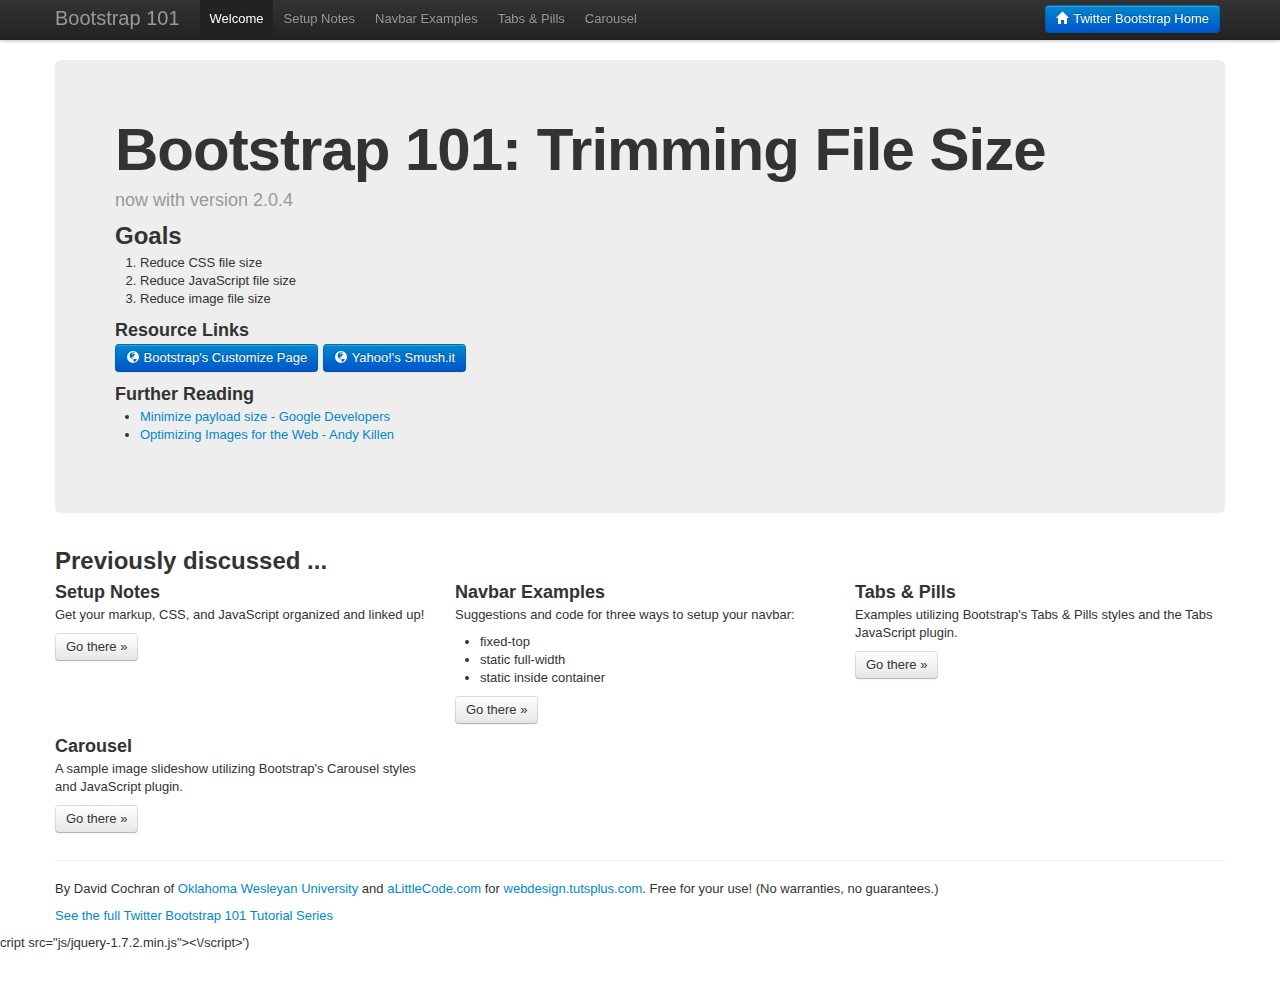
<file: index.html>
<!DOCTYPE html>
<html lang="en">
  <head>
    <meta charset="utf-8">
    <title>Bootstrap 101: Trimming File Size</title>

    <meta name="description" content="Sample files for a tutorial on optimizing the Bootstrap CSS and JS files">
    <meta name="author" content="David Cochran for webdesign.tutsplus.com">

    <!-- Mobile viewport optimized: h5bp.com/viewport -->
    <meta name="viewport" content="width=device-width">

    <!-- Le styles -->
    <link href="css/bootstrap-trim.min.css" rel="stylesheet">
    <style type="text/css">
      body {
        padding-top: 60px;
        padding-bottom: 40px;
      }
    </style>
    <link href="css/bootstrap-responsive.min.css" rel="stylesheet">

    <!-- Le HTML5 shim, for IE6-8 support of HTML5 elements -->
    <!--[if lt IE 9]>
      <script src="http://html5shim.googlecode.com/svn/trunk/html5.js"></script>
    <![endif]-->

    <!-- Le fav and touch icons -->
    <!-- Commented out - update these with your own files -->
    <!-- 
      <link rel="shortcut icon" href="ico/favicon.ico">
      <link rel="apple-touch-icon-precomposed" sizes="144x144" href="ico/apple-touch-icon-144-precomposed.png">
      <link rel="apple-touch-icon-precomposed" sizes="114x114" href="ico/apple-touch-icon-114-precomposed.png">
      <link rel="apple-touch-icon-precomposed" sizes="72x72" href="ico/apple-touch-icon-72-precomposed.png">
      <link rel="apple-touch-icon-precomposed" href="ico/apple-touch-icon-57-precomposed.png"> 
    -->

  <body>

    <div class="navbar navbar-fixed-top">
      <div class="navbar-inner">
        <div class="container">
          <a class="btn btn-navbar" data-toggle="collapse" data-target=".nav-collapse">
            <span class="icon-bar"></span>
            <span class="icon-bar"></span>
            <span class="icon-bar"></span>
          </a>
          <a class="brand" href="index.html">Bootstrap 101</a>
          <div class="nav-collapse">
            <ul class="nav">
              <li class="active"><a href="index.html">Welcome</a></li>
		          <li><a href="setup-notes.html">Setup Notes</a></li>
              <li><a href="navbar-examples.html">Navbar Examples</a></li>              
		         	<li><a href="tabs-pills.html">Tabs &amp; Pills</a></li>
              <li><a href="carousel.html">Carousel</a></li>
		        </ul>
		        	<a class="btn btn-primary pull-right" href="http://twitter.github.com/bootstrap/"><b class="icon-home icon-white"></b> Twitter Bootstrap Home</a>
          </div><!--/.nav-collapse -->
        </div>
      </div>
    </div>

    <div class="container">

      <div class="hero-unit">
      	<hgroup>
	        <h1>Bootstrap 101: Trimming File Size</h1>
	        <h2><small>now with version 2.0.4</small></h2>
        </hgroup>
            <h2>Goals</h2>
            <ol>
              <li>Reduce CSS file size</li>
              <li>Reduce JavaScript file size</li>
              <li>Reduce image file size</li>
            </ol>
            <h3>Resource Links</h3>
            <p>
              <a class="btn btn-primary" href="http://twitter.github.com/bootstrap/download.html"><i class="icon-globe icon-white"></i> Bootstrap's Customize Page</a> 
              <a class="btn btn-primary" href="http://www.smushit.com/ysmush.it/"><i class="icon-globe icon-white"></i> Yahoo!'s Smush.it</a></p>
            <h3>Further Reading</h3>
              <ul>
                <li><a href="https://developers.google.com/speed/docs/best-practices/payload">Minimize payload size - Google Developers</a></li>
                <li><a href="http://speckyboy.com/2011/03/30/website-speed-part-2-working-with-images/">Optimizing Images for the Web - Andy Killen</a></li>
              </ul>
         </div>
      
      <h2>Previously discussed ...</h2>
      <div class="row">
        <div class="span4">
          <h3>Setup Notes</h3>
           <p>Get your markup, CSS, and JavaScript organized and linked up!</p>
          <p><a class="btn" href="setup-notes.html">Go there &raquo;</a></p>
        </div>
        <div class="span4">
          <h3>Navbar Examples</h3>
           <p>Suggestions and code for three ways to setup your navbar:</p>
           	<ul>
           		<li>fixed-top</li>
           		<li>static full-width</li>
           		<li>static inside container</li>
           	</ul>
          <p><a class="btn" href="navbar-examples.html">Go there &raquo;</a></p>
       </div>
        <div class="span4">
          <h3>Tabs &amp; Pills</h3>
          <p>Examples utilizing Bootstrap's Tabs &amp; Pills styles and the Tabs JavaScript plugin.</p>
          <p><a class="btn" href="tabs-pills.html">Go there &raquo;</a></p>
        </div>
      </div><!-- end row 1 -->
      <div class="row">
        <div class="span4">
          <h3>Carousel</h3>
          <p>A sample image slideshow utilizing Bootstrap's Carousel styles and JavaScript plugin.</p>
          <p><a class="btn" href="Carousel.html">Go there &raquo;</a></p>
        </div>
      </div><!-- end row 1 -->

      <hr>


      <footer>
        <p>By David Cochran of <a href="http://okwu.edu">Oklahoma Wesleyan University</a> and <a href="http://alittlecode.com/">aLittleCode.com</a> for <a href="http://webdesign.tutsplus.com/">webdesign.tutsplus.com</a>. Free for your use! (No warranties, no guarantees.)</p>
        <p><a href="http://webdesign.tutsplus.com/series/twitter-bootstrap-101/">See the full Twitter Bootstrap 101 Tutorial Series</a></p>
      </footer>


    </div> <!-- /container -->

<!-- ==============================================
		 JavaScript below! 															-->

<!-- jQuery via Google + local fallback, see h5bp.com -->
    <script src="//ajax.googleapis.com/ajax/libs/jquery/1.7.2/jquery.min.js"></script>
    <script>window.jQuery || document.write('<script src="js/jquery-1.7.2.min.js"><\/script>')</script>
<!-- Bootstrap jQuery plugins compiled and minified -->
    <script src="js/bootstrap.min.js"></script>
  </body>
</html>
cript src="js/jquery-1.7.2.min.js"><\/script>')</script>
    <!-- Bootstrap jQuery plugins compiled and minified -->
    <script src="js/bootstrap-trim.min.js"></script>
    <script>
      $(document).ready(function(){
        $('.carousel').carousel({
          interval: 8000
        });
      });
    </script>
  </body>
</html>
</file>
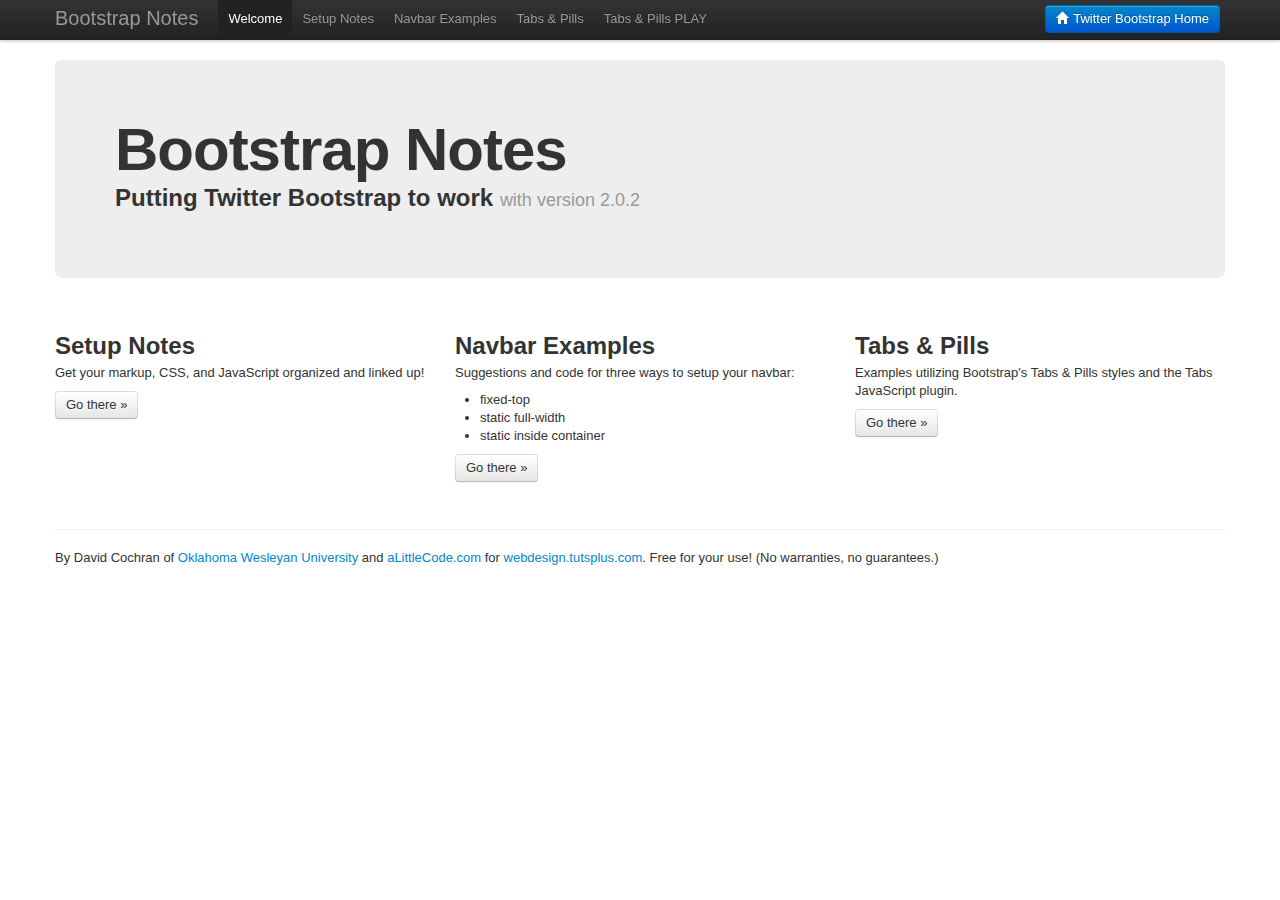
<file: assets/index.html>
<!DOCTYPE html>
<html lang="en">
  <head>
    <meta charset="utf-8">
    <title>Bootstrap Notes</title>

<!-- Mobile viewport optimized: h5bp.com/viewport -->
	  <meta name="viewport" content="width=device-width">

<!-- Main stylesheet imports bootstrap css and adds custom -->
    <link href="css/style.css" rel="stylesheet">

<!-- Modernizr for browser feature-checking 
			+ HTML5shiv (included in modernizr) see modernizr.com -->
  	<script src="js/modernizr-2.5.3.min.js"></script>

<!-- Fav and touch icons -->
		<!-- alternatively, remove these lines and place icons
				directly in the site parent folder 
				mathiasbynens.be/notes/touch-icons -->
    <link rel="shortcut icon" href="img/favicon.ico">
    <link rel="apple-touch-icon" href="img/apple-touch-icon.png">
    <link rel="apple-touch-icon" sizes="72x72" href="img/apple-touch-icon-72x72.png">
    <link rel="apple-touch-icon" sizes="114x114" href="img/apple-touch-icon-114x114.png">

  <body>

    <div class="navbar navbar-fixed-top">
      <div class="navbar-inner">
        <div class="container">
          <a class="btn btn-navbar" data-toggle="collapse" data-target=".nav-collapse">
            <span class="icon-bar"></span>
            <span class="icon-bar"></span>
            <span class="icon-bar"></span>
          </a>
          <a class="brand" href="index.html">Bootstrap Notes</a>
          <div class="nav-collapse">
            <ul class="nav">
              <li class="active"><a href="index.html">Welcome</a></li>
		          <li><a href="setup-notes.html">Setup Notes</a></li>
              <li><a href="navbar-examples.html">Navbar Examples</a></li>              
		         	<li><a href="tabs-pills.html">Tabs &amp; Pills</a></li>
		          <li><a href="tabs-pills-PLAY.html">Tabs &amp; Pills PLAY</a></li>
		        </ul>
		        	<a class="btn btn-primary pull-right" href="http://twitter.github.com/bootstrap/"><b class="icon-home icon-white"></b> Twitter Bootstrap Home</a>
          </div><!--/.nav-collapse -->
        </div>
      </div>
    </div>

    <div class="container">

      <div class="hero-unit">
      	<hgroup>
	        <h1>Bootstrap Notes</h1>
	        <h2>Putting Twitter Bootstrap to work <small>with version 2.0.2</small></h2>
        </hgroup>
      </div>
      <div class="row">
        <div class="span4">
          <h2>Setup Notes</h2>
           <p>Get your markup, CSS, and JavaScript organized and linked up!</p>
          <p><a class="btn" href="setup-notes.html">Go there &raquo;</a></p>
        </div>
        <div class="span4">
          <h2>Navbar Examples</h2>
           <p>Suggestions and code for three ways to setup your navbar:</p>
           	<ul>
           		<li>fixed-top</li>
           		<li>static full-width</li>
           		<li>static inside container</li>
           	</ul>
          <p><a class="btn" href="navbar-examples.html">Go there &raquo;</a></p>
       </div>
        <div class="span4">
          <h2>Tabs & Pills</h2>
          <p>Examples utilizing Bootstrap's Tabs & Pills styles and the Tabs JavaScript plugin.</p>
          <p><a class="btn" href="tabs-pills.html">Go there &raquo;</a></p>
        </div>
      </div><!-- end row 1 -->

      <hr>


      <footer>
        <p>By David Cochran of <a href="http://okwu.edu">Oklahoma Wesleyan University</a> and <a href="http://alittlecode.com/">aLittleCode.com</a> for <a href="http://webdesign.tutsplus.com/">webdesign.tutsplus.com</a>. Free for your use! (No warranties, no guarantees.)</p>
      </footer>


    </div> <!-- /container -->

    <!-- Le javascript
    ================================================== -->
    <!-- Placed at the end of the document so the pages load faster -->
    <script src="js/jquery-1.7.1.min.js"></script>
    <script src="js/bootstrap.min.js"></script>

  </body>
</html>
</file>
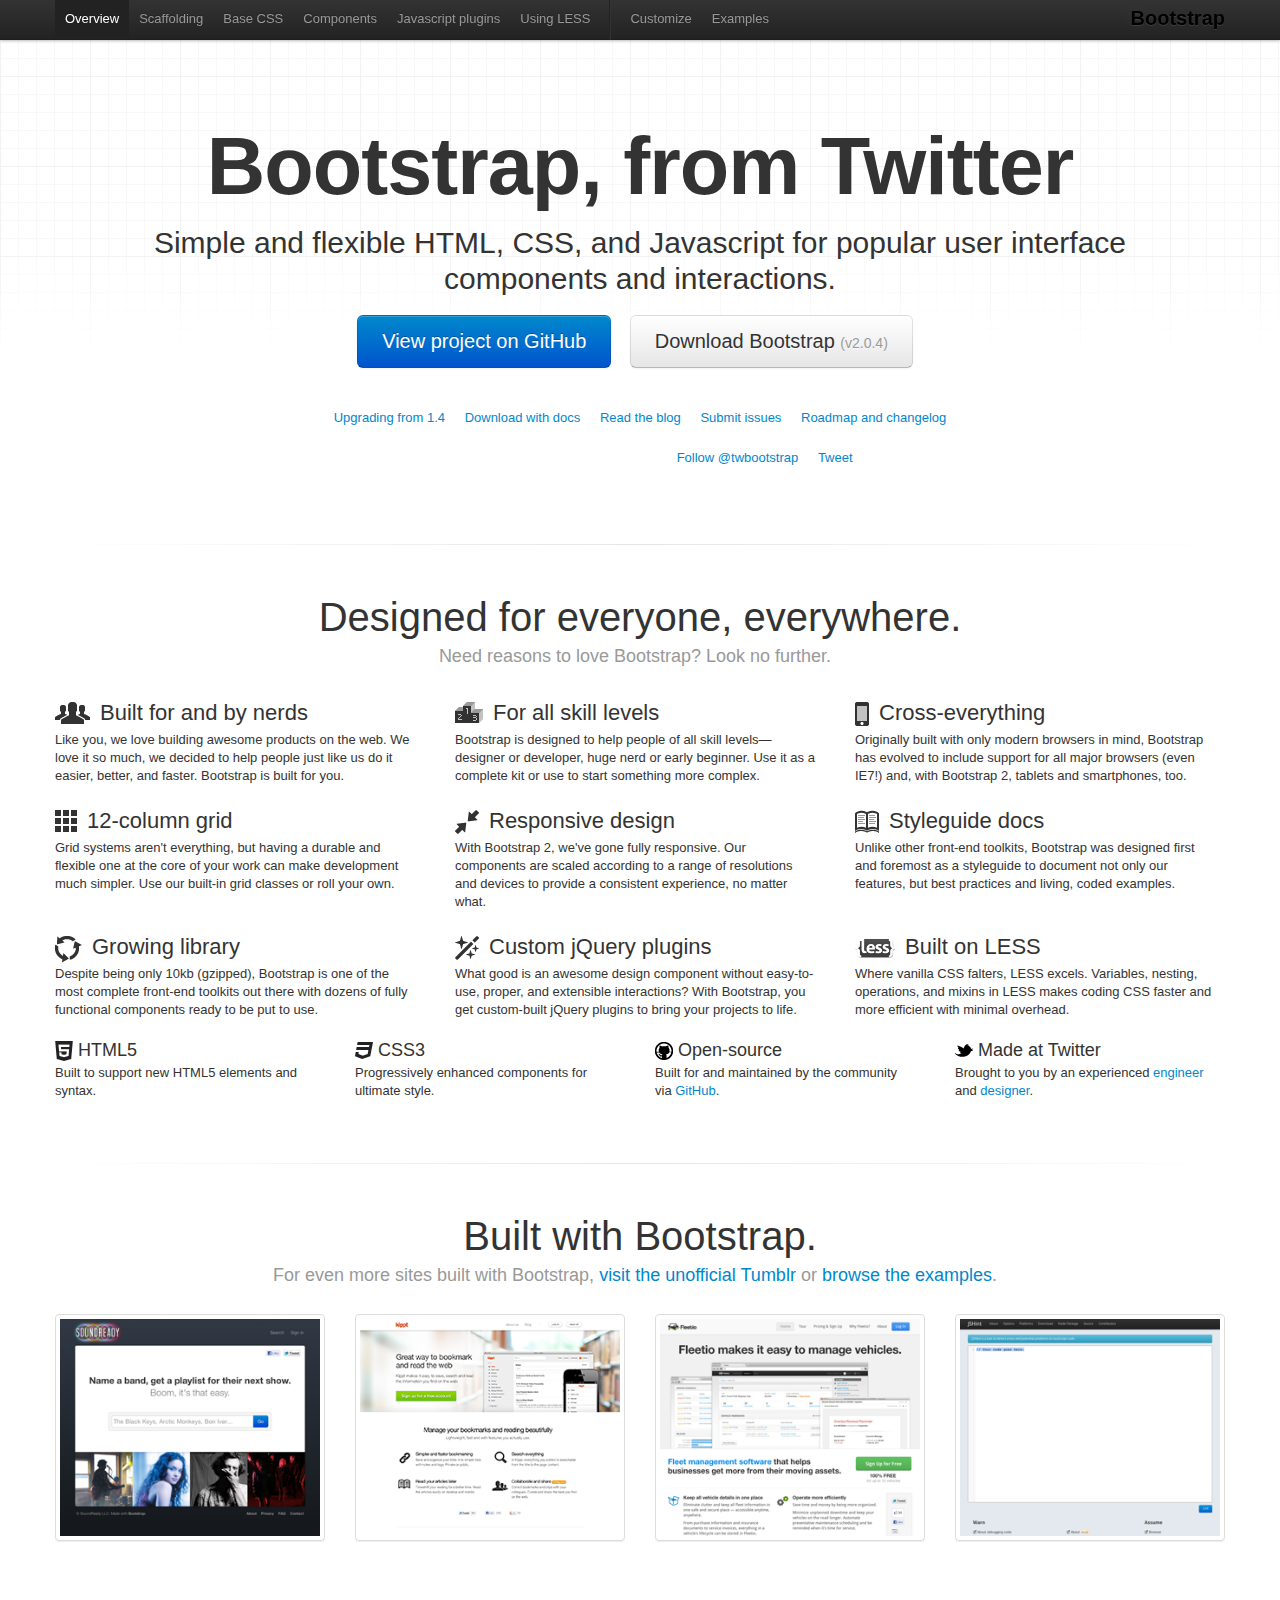
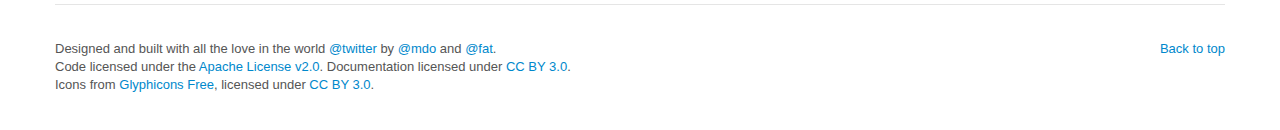
<file: docs/index.html>
<!DOCTYPE html>
<html lang="en">
  <head>
    <meta charset="utf-8">
    <title>Twitter Bootstrap</title>
    <meta name="viewport" content="width=device-width, initial-scale=1.0">
    <meta name="description" content="">
    <meta name="author" content="">

    <!-- Le styles -->
    <link href="../assets/css/bootstrap.css" rel="stylesheet">
    <link href="../assets/css/bootstrap-responsive.css" rel="stylesheet">
    <link href="../assets/css/docs.css" rel="stylesheet">
    <link href="../assets/js/google-code-prettify/prettify.css" rel="stylesheet">

    <!-- Le HTML5 shim, for IE6-8 support of HTML5 elements -->
    <!--[if lt IE 9]>
      <script src="http://html5shim.googlecode.com/svn/trunk/html5.js"></script>
    <![endif]-->

    <!-- Le fav and touch icons -->
    <link rel="shortcut icon" href="../assets/ico/favicon.ico">
    <link rel="apple-touch-icon-precomposed" sizes="144x144" href="../assets/ico/apple-touch-icon-144-precomposed.png">
    <link rel="apple-touch-icon-precomposed" sizes="114x114" href="../assets/ico/apple-touch-icon-114-precomposed.png">
    <link rel="apple-touch-icon-precomposed" sizes="72x72" href="../assets/ico/apple-touch-icon-72-precomposed.png">
    <link rel="apple-touch-icon-precomposed" href="../assets/ico/apple-touch-icon-57-precomposed.png">

  </head>

  <body data-spy="scroll" data-target=".subnav" data-offset="50">


  <!-- Navbar
    ================================================== -->
    <div class="navbar navbar-fixed-top">
      <div class="navbar-inner">
        <div class="container">
          <button type="button"class="btn btn-navbar" data-toggle="collapse" data-target=".nav-collapse">
            <span class="icon-bar"></span>
            <span class="icon-bar"></span>
            <span class="icon-bar"></span>
          </button>
          <a class="brand" href="./index.html">Bootstrap</a>
          <div class="nav-collapse collapse">
            <ul class="nav">
              <li class="active">
                <a href="./index.html">Overview</a>
              </li>
              <li class="">
                <a href="./scaffolding.html">Scaffolding</a>
              </li>
              <li class="">
                <a href="./base-css.html">Base CSS</a>
              </li>
              <li class="">
                <a href="./components.html">Components</a>
              </li>
              <li class="">
                <a href="./javascript.html">Javascript plugins</a>
              </li>
              <li class="">
                <a href="./less.html">Using LESS</a>
              </li>
              <li class="divider-vertical"></li>
              <li class="">
                <a href="./download.html">Customize</a>
              </li>
              <li class="">
                <a href="./examples.html">Examples</a>
              </li>
            </ul>
          </div>
        </div>
      </div>
    </div>

    <div class="container">

<!-- Masthead
================================================== -->
<header class="jumbotron masthead">
  <div class="inner">
    <h1>Bootstrap, from Twitter</h1>
    <p>Simple and flexible HTML, CSS, and Javascript for popular user interface components and interactions.</p>
    <p class="download-info">
      <a href="https://github.com/twitter/bootstrap/" class="btn btn-primary btn-large" >View project on GitHub</a>
      <a href="../assets/bootstrap.zip" class="btn btn-large" >Download Bootstrap <small>(v2.0.4)</small></a>
    </p>
  </div>

  <div class="bs-links">
    <ul class="quick-links">
      <li><a href="./upgrading.html">Upgrading from 1.4</a></li>
      <li><a href="https://github.com/twitter/bootstrap/zipball/master">Download with docs</a></li>
      <li><a href="http://blog.getbootstrap.com">Read the blog</a></li>
      <li><a href="https://github.com/twitter/bootstrap/issues?state=open">Submit issues</a></li>
      <li><a href="https://github.com/twitter/bootstrap/wiki">Roadmap and changelog</a></li>
    </ul>
    <ul class="quick-links">
      <li>
        <iframe class="github-btn" src="http://markdotto.github.com/github-buttons/github-btn.html?user=twitter&repo=bootstrap&type=watch&count=true" allowtransparency="true" frameborder="0" scrolling="0" width="112px" height="20px"></iframe>
      </li>
      <li>
        <iframe class="github-btn" src="http://markdotto.github.com/github-buttons/github-btn.html?user=twitter&repo=bootstrap&type=fork&count=true" allowtransparency="true" frameborder="0" scrolling="0" width="98px" height="20px"></iframe>
      </li>
      <li class="follow-btn">
        <a href="https://twitter.com/twbootstrap" class="twitter-follow-button" data-link-color="#0069D6" data-show-count="true">Follow @twbootstrap</a>
      </li>
      <li class="tweet-btn">
        <a href="https://twitter.com/share" class="twitter-share-button" data-url="http://twitter.github.com/bootstrap/" data-count="horizontal" data-via="twbootstrap" data-related="mdo:Creator of Twitter Bootstrap">Tweet</a>
      </li>
    </ul>
  </div>
</header>

<hr class="soften">

<div class="marketing">
  <h1>Designed for everyone, everywhere.</h1>
  <p class="marketing-byline">Need reasons to love Bootstrap? Look no further.</p>
  <div class="row">
    <div class="span4">
      <img class="bs-icon" src="../assets/img/glyphicons/glyphicons_042_group.png">
      <h2>Built for and by nerds</h2>
      <p>Like you, we love building awesome products on the web. We love it so much, we decided to help people just like us do it easier, better, and faster. Bootstrap is built for you.</p>
    </div>
    <div class="span4">
      <img class="bs-icon" src="../assets/img/glyphicons/glyphicons_079_podium.png">
      <h2>For all skill levels</h2>
      <p>Bootstrap is designed to help people of all skill levels&mdash;designer or developer, huge nerd or early beginner. Use it as a complete kit or use to start something more complex.</p>
    </div>
    <div class="span4">
      <img class="bs-icon" src="../assets/img/glyphicons/glyphicons_163_iphone.png">
      <h2>Cross-everything</h2>
      <p>Originally built with only modern browsers in mind, Bootstrap has evolved to include support for all major browsers (even IE7!) and, with Bootstrap 2, tablets and smartphones, too.</p>
    </div>
  </div><!--/row-->
  <div class="row">
    <div class="span4">
      <img class="bs-icon" src="../assets/img/glyphicons/glyphicons_155_show_thumbnails.png">
      <h2>12-column grid</h2>
      <p>Grid systems aren't everything, but having a durable and flexible one at the core of your work can make development much simpler. Use our built-in grid classes or roll your own.</p>
    </div>
    <div class="span4">
      <img class="bs-icon" src="../assets/img/glyphicons/glyphicons_214_resize_small.png">
      <h2>Responsive design</h2>
      <p>With Bootstrap 2, we've gone fully responsive. Our components are scaled according to a range of resolutions and devices to provide a consistent experience, no matter what.</p>
    </div>
    <div class="span4">
      <img class="bs-icon" src="../assets/img/glyphicons/glyphicons_266_book_open.png">
      <h2>Styleguide docs</h2>
      <p>Unlike other front-end toolkits, Bootstrap was designed first and foremost as a styleguide to document not only our features, but best practices and living, coded examples.</p>
    </div>
  </div><!--/row-->
  <div class="row">
    <div class="span4">
      <img class="bs-icon" src="../assets/img/glyphicons/glyphicons_082_roundabout.png">
      <h2>Growing library</h2>
      <p>Despite being only 10kb (gzipped), Bootstrap is one of the most complete front-end toolkits out there with dozens of fully functional components ready to be put to use.</p>
    </div>
    <div class="span4">
      <img class="bs-icon" src="../assets/img/glyphicons/glyphicons_009_magic.png">
      <h2>Custom jQuery plugins</h2>
      <p>What good is an awesome design component without easy-to-use, proper, and extensible interactions? With Bootstrap, you get custom-built jQuery plugins to bring your projects to life.</p>
    </div>
    <div class="span4">
      <img class="bs-icon" src="../assets/img/less-small.png">
      <h2>Built on LESS</h2>
      <p>Where vanilla CSS falters, LESS excels. Variables, nesting, operations, and mixins in LESS makes coding CSS faster and more efficient with minimal overhead.</p>
    </div>
  </div><!--/row-->
  <div class="row">
    <div class="span3">
      <img class="small-bs-icon" src="../assets/img/icon-html5.png">
      <h3>HTML5</h3>
      <p>Built to support new HTML5 elements and syntax.</p>
    </div>
    <div class="span3">
      <img class="small-bs-icon" src="../assets/img/icon-css3.png">
      <h3>CSS3</h3>
      <p>Progressively enhanced components for ultimate style.</p>
    </div>
    <div class="span3">
      <img class="small-bs-icon" src="../assets/img/icon-github.png">
      <h3>Open-source</h3>
      <p>Built for and maintained by the community via <a href="https://github.com">GitHub</a>.</p>
    </div>
    <div class="span3">
      <img class="small-bs-icon" src="../assets/img/icon-twitter.png">
      <h3>Made at Twitter</h3>
      <p>Brought to you by an experienced <a href="http://twitter.com/fat">engineer</a> and <a href="http://twitter.com/mdo">designer</a>.</p>
    </div>
  </div><!--/row-->

  <hr class="soften">

  <h1>Built with Bootstrap.</h1>
  <p class="marketing-byline">For even more sites built with Bootstrap, <a href="http://builtwithbootstrap.tumblr.com/" target="_blank">visit the unofficial Tumblr</a> or <a href="./examples.html">browse the examples</a>.</p>
  <ul class="thumbnails example-sites">
    <li class="span3">
      <a class="thumbnail" href="http://soundready.fm/" target="_blank">
        <img src="../assets/img/example-sites/soundready.png" alt="SoundReady.fm">
      </a>
    </li>
    <li class="span3">
      <a class="thumbnail" href="http://kippt.com/" target="_blank">
        <img src="../assets/img/example-sites/kippt.png" alt="Kippt">
      </a>
    </li>
    <li class="span3">
      <a class="thumbnail" href="http://www.fleetio.com/" target="_blank">
        <img src="../assets/img/example-sites/fleetio.png" alt="Fleetio">
      </a>
    </li>
    <li class="span3">
      <a class="thumbnail" href="http://www.jshint.com/" target="_blank">
        <img src="../assets/img/example-sites/jshint.png" alt="JS Hint">
      </a>
    </li>
  </ul>

</div><!-- /.marketing -->

     <!-- Footer
      ================================================== -->
      <footer class="footer">
        <p class="pull-right"><a href="#">Back to top</a></p>
        <p>Designed and built with all the love in the world <a href="http://twitter.com/twitter" target="_blank">@twitter</a> by <a href="http://twitter.com/mdo" target="_blank">@mdo</a> and <a href="http://twitter.com/fat" target="_blank">@fat</a>.</p>
        <p>Code licensed under the <a href="http://www.apache.org/licenses/LICENSE-2.0" target="_blank">Apache License v2.0</a>. Documentation licensed under <a href="http://creativecommons.org/licenses/by/3.0/">CC BY 3.0</a>.</p>
        <p>Icons from <a href="http://glyphicons.com">Glyphicons Free</a>, licensed under <a href="http://creativecommons.org/licenses/by/3.0/">CC BY 3.0</a>.</p>
      </footer>

    </div><!-- /container -->



    <!-- Le javascript
    ================================================== -->
    <!-- Placed at the end of the document so the pages load faster -->
    <script type="text/javascript" src="http://platform.twitter.com/widgets.js"></script>
    <script src="../assets/js/jquery.js"></script>
    <script src="../assets/js/google-code-prettify/prettify.js"></script>
    <script src="../assets/js/bootstrap-transition.js"></script>
    <script src="../assets/js/bootstrap-alert.js"></script>
    <script src="../assets/js/bootstrap-modal.js"></script>
    <script src="../assets/js/bootstrap-dropdown.js"></script>
    <script src="../assets/js/bootstrap-scrollspy.js"></script>
    <script src="../assets/js/bootstrap-tab.js"></script>
    <script src="../assets/js/bootstrap-tooltip.js"></script>
    <script src="../assets/js/bootstrap-popover.js"></script>
    <script src="../assets/js/bootstrap-button.js"></script>
    <script src="../assets/js/bootstrap-collapse.js"></script>
    <script src="../assets/js/bootstrap-carousel.js"></script>
    <script src="../assets/js/bootstrap-typeahead.js"></script>
    <script src="../assets/js/application.js"></script>


  </body>
</html>
</file>
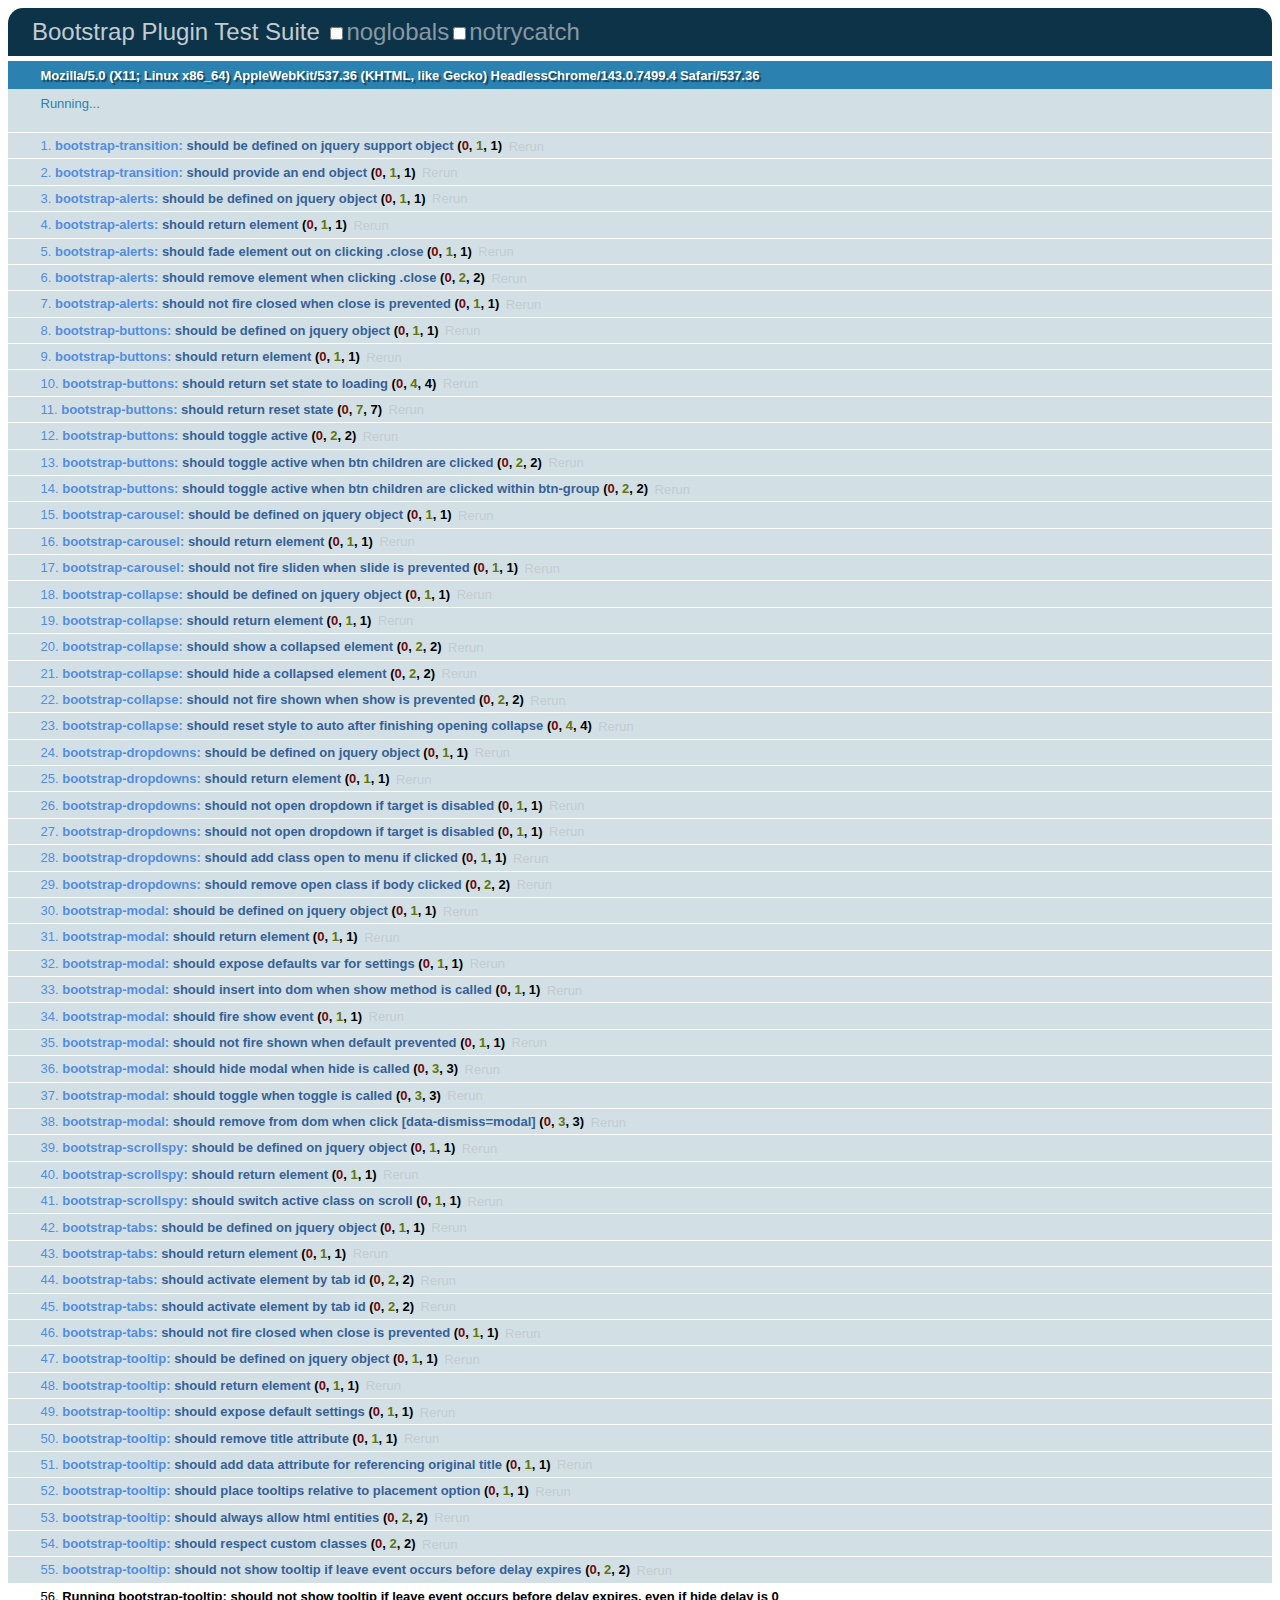
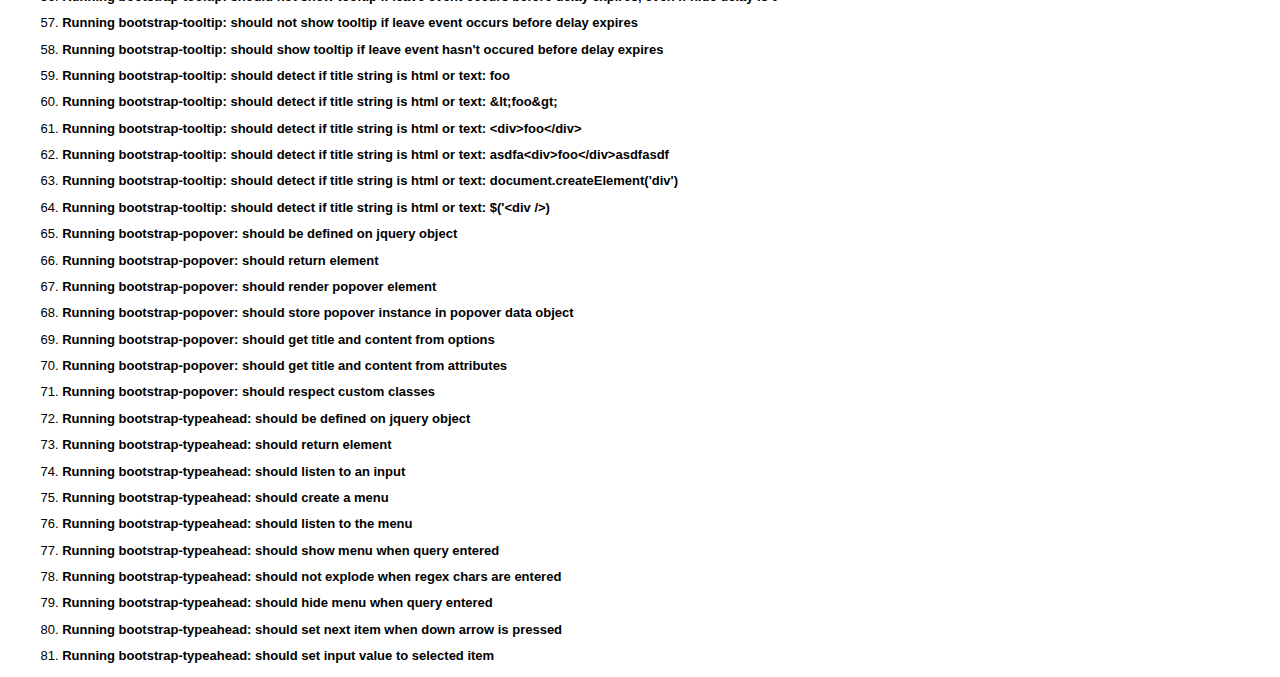
<file: js/tests/index.html>
<!DOCTYPE HTML>
<html>
<head>
  <title>Bootstrap Plugin Test Suite</title>

  <!-- jquery -->
  <!--<script src="http://code.jquery.com/jquery-1.7.min.js"></script>-->
  <script src="vendor/jquery.js"></script>

  <!-- qunit -->
  <link rel="stylesheet" href="vendor/qunit.css" type="text/css" media="screen" />
  <script src="vendor/qunit.js"></script>

  <!-- phantomjs logging script-->
  <script src="unit/bootstrap-phantom.js"></script>

  <!--  plugin sources -->
  <script src="../../js/bootstrap-transition.js"></script>
  <script src="../../js/bootstrap-alert.js"></script>
  <script src="../../js/bootstrap-button.js"></script>
  <script src="../../js/bootstrap-carousel.js"></script>
  <script src="../../js/bootstrap-collapse.js"></script>
  <script src="../../js/bootstrap-dropdown.js"></script>
  <script src="../../js/bootstrap-modal.js"></script>
  <script src="../../js/bootstrap-scrollspy.js"></script>
  <script src="../../js/bootstrap-tab.js"></script>
  <script src="../../js/bootstrap-tooltip.js"></script>
  <script src="../../js/bootstrap-popover.js"></script>
  <script src="../../js/bootstrap-typeahead.js"></script>

  <!-- unit tests -->
  <script src="unit/bootstrap-transition.js"></script>
  <script src="unit/bootstrap-alert.js"></script>
  <script src="unit/bootstrap-button.js"></script>
  <script src="unit/bootstrap-carousel.js"></script>
  <script src="unit/bootstrap-collapse.js"></script>
  <script src="unit/bootstrap-dropdown.js"></script>
  <script src="unit/bootstrap-modal.js"></script>
  <script src="unit/bootstrap-scrollspy.js"></script>
  <script src="unit/bootstrap-tab.js"></script>
  <script src="unit/bootstrap-tooltip.js"></script>
  <script src="unit/bootstrap-popover.js"></script>
  <script src="unit/bootstrap-typeahead.js"></script>
</head>
<body>
  <div>
    <h1 id="qunit-header">Bootstrap Plugin Test Suite</h1>
    <h2 id="qunit-banner"></h2>
    <h2 id="qunit-userAgent"></h2>
    <ol id="qunit-tests"></ol>
    <div id="qunit-fixture"></div>
  </div>
</body>
</html>
</file>
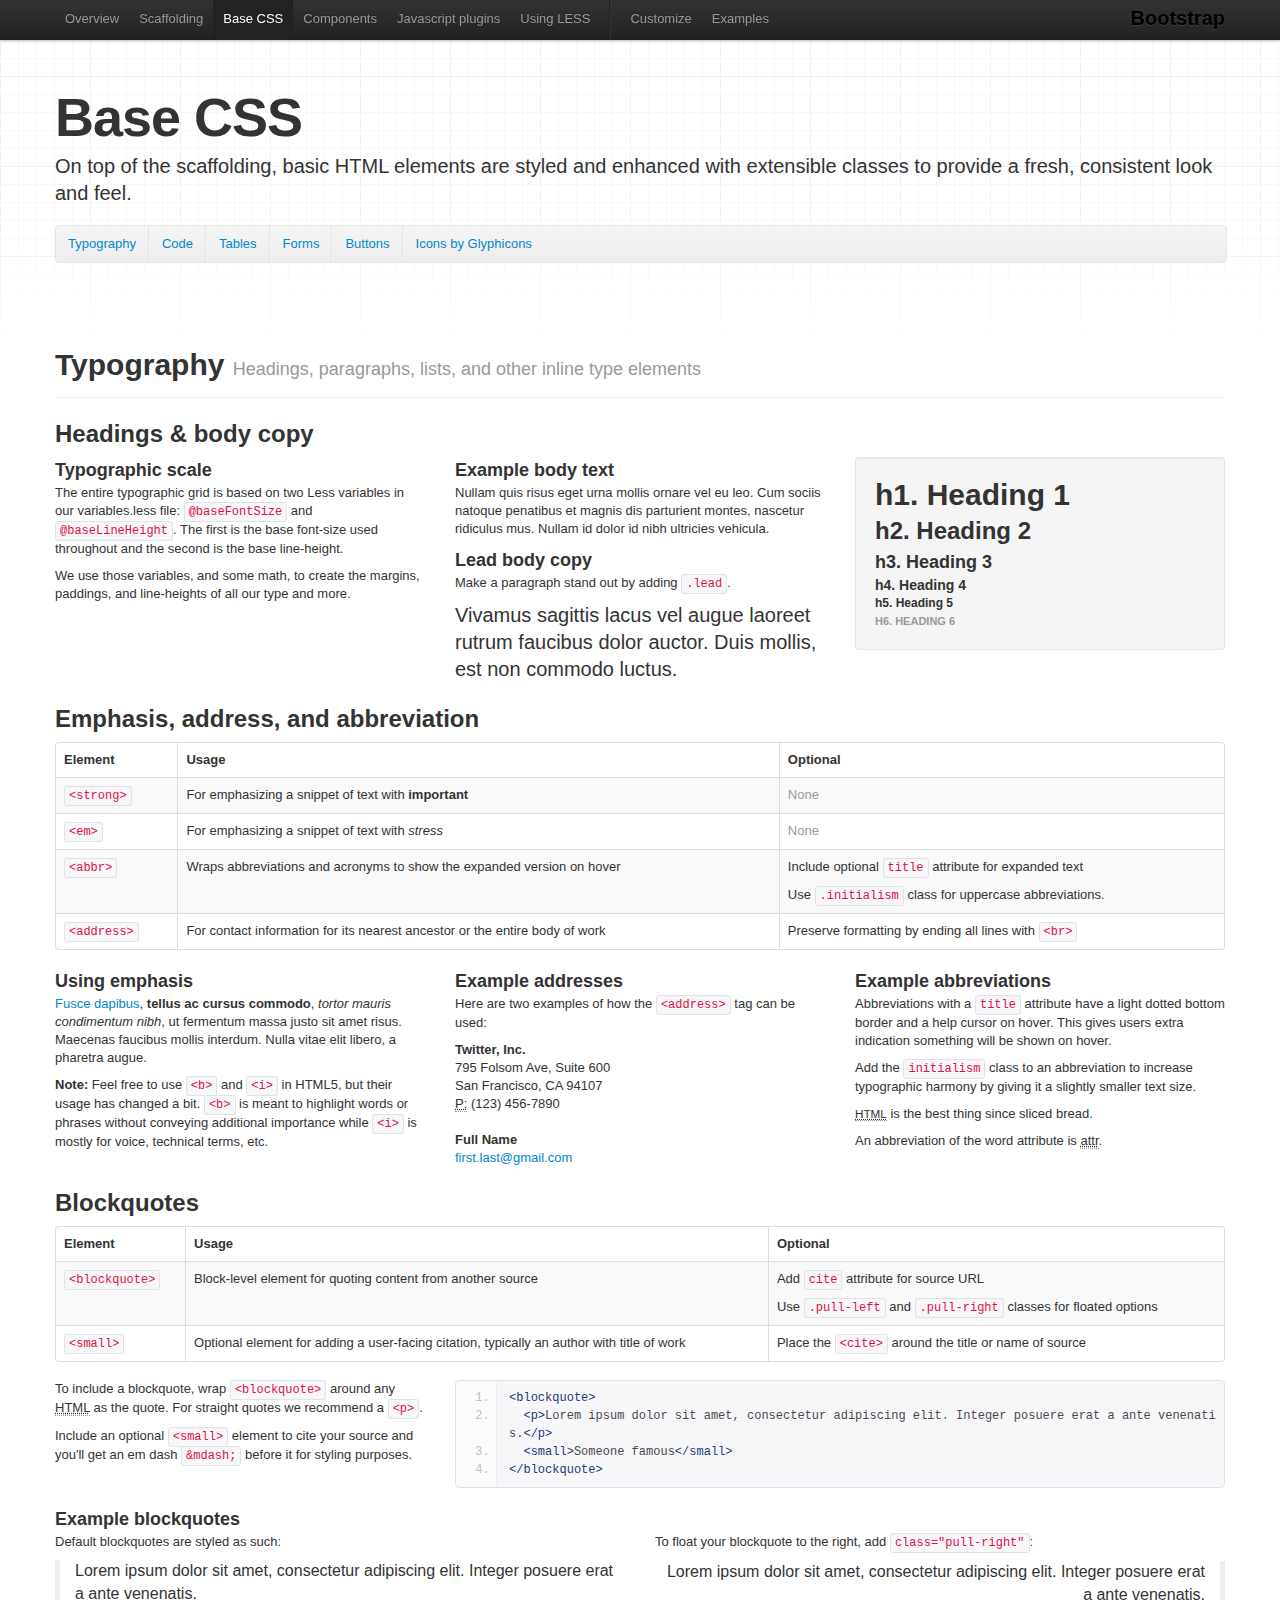
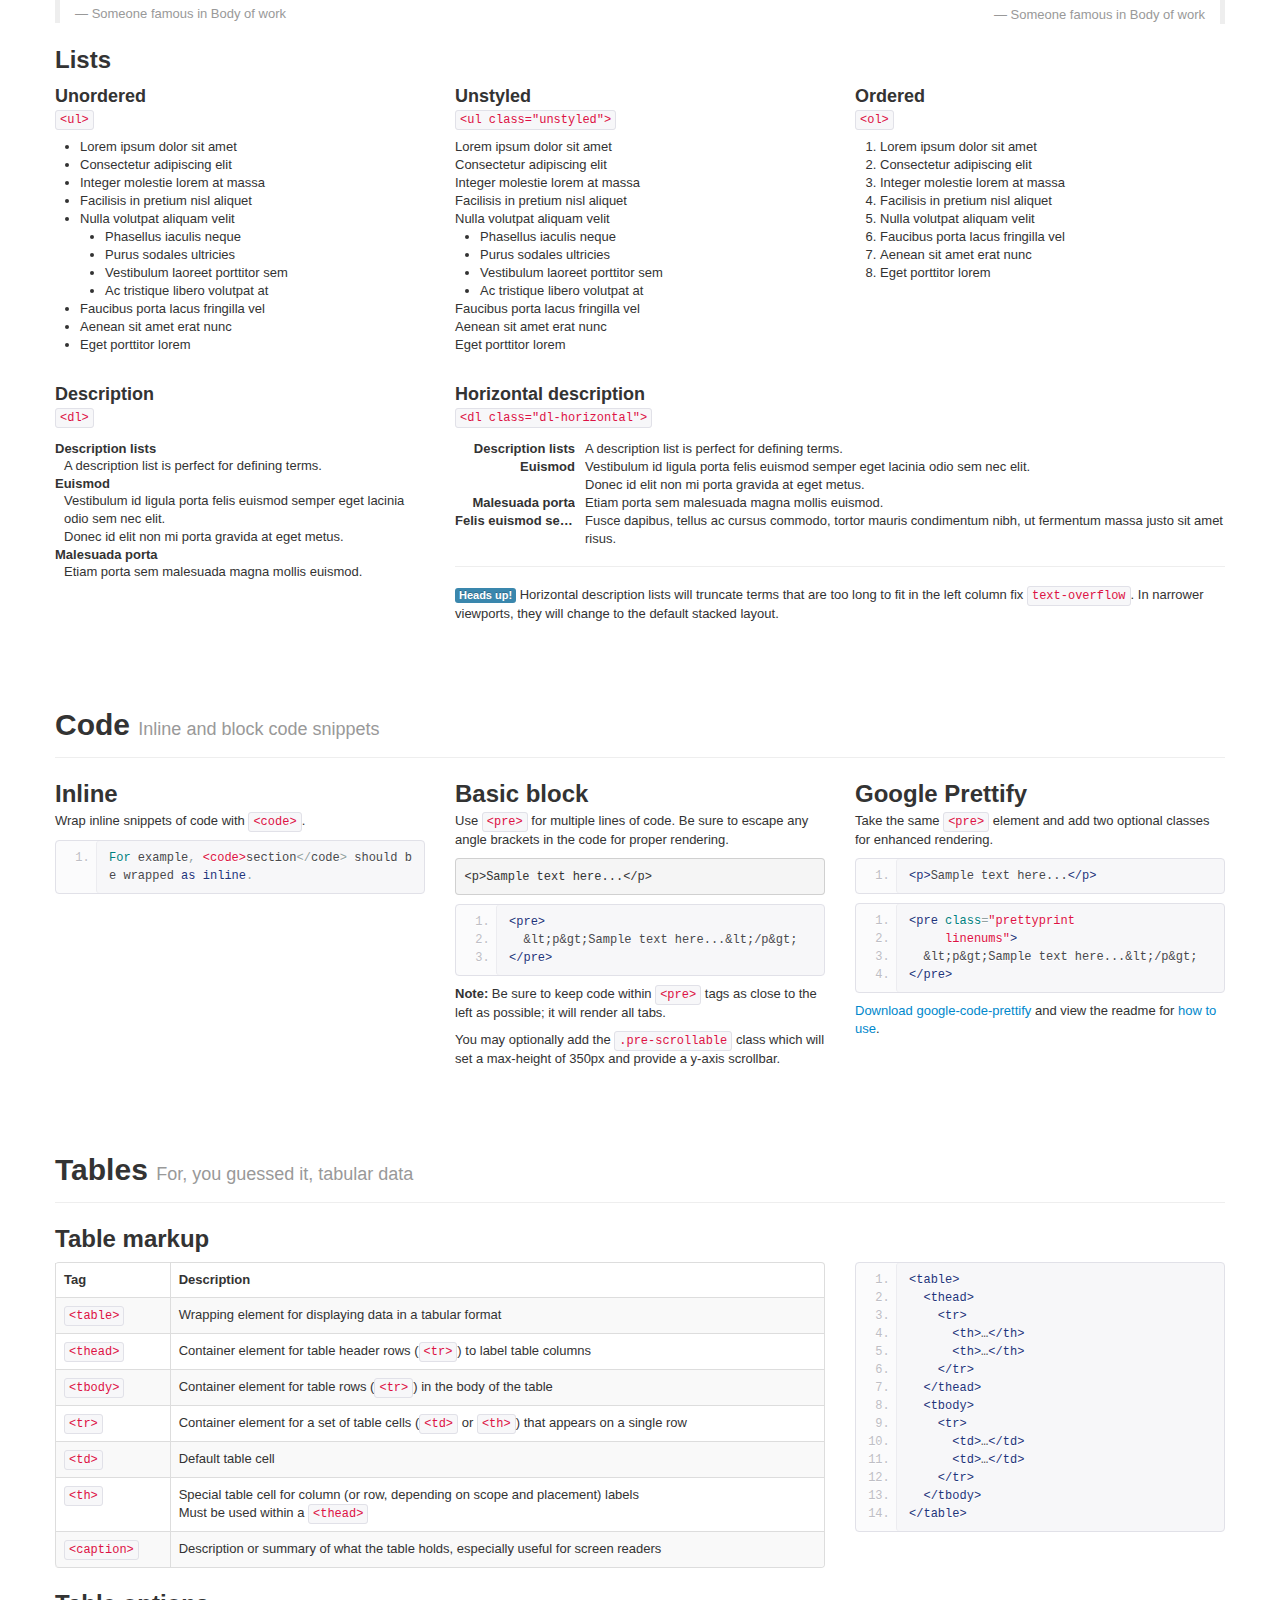
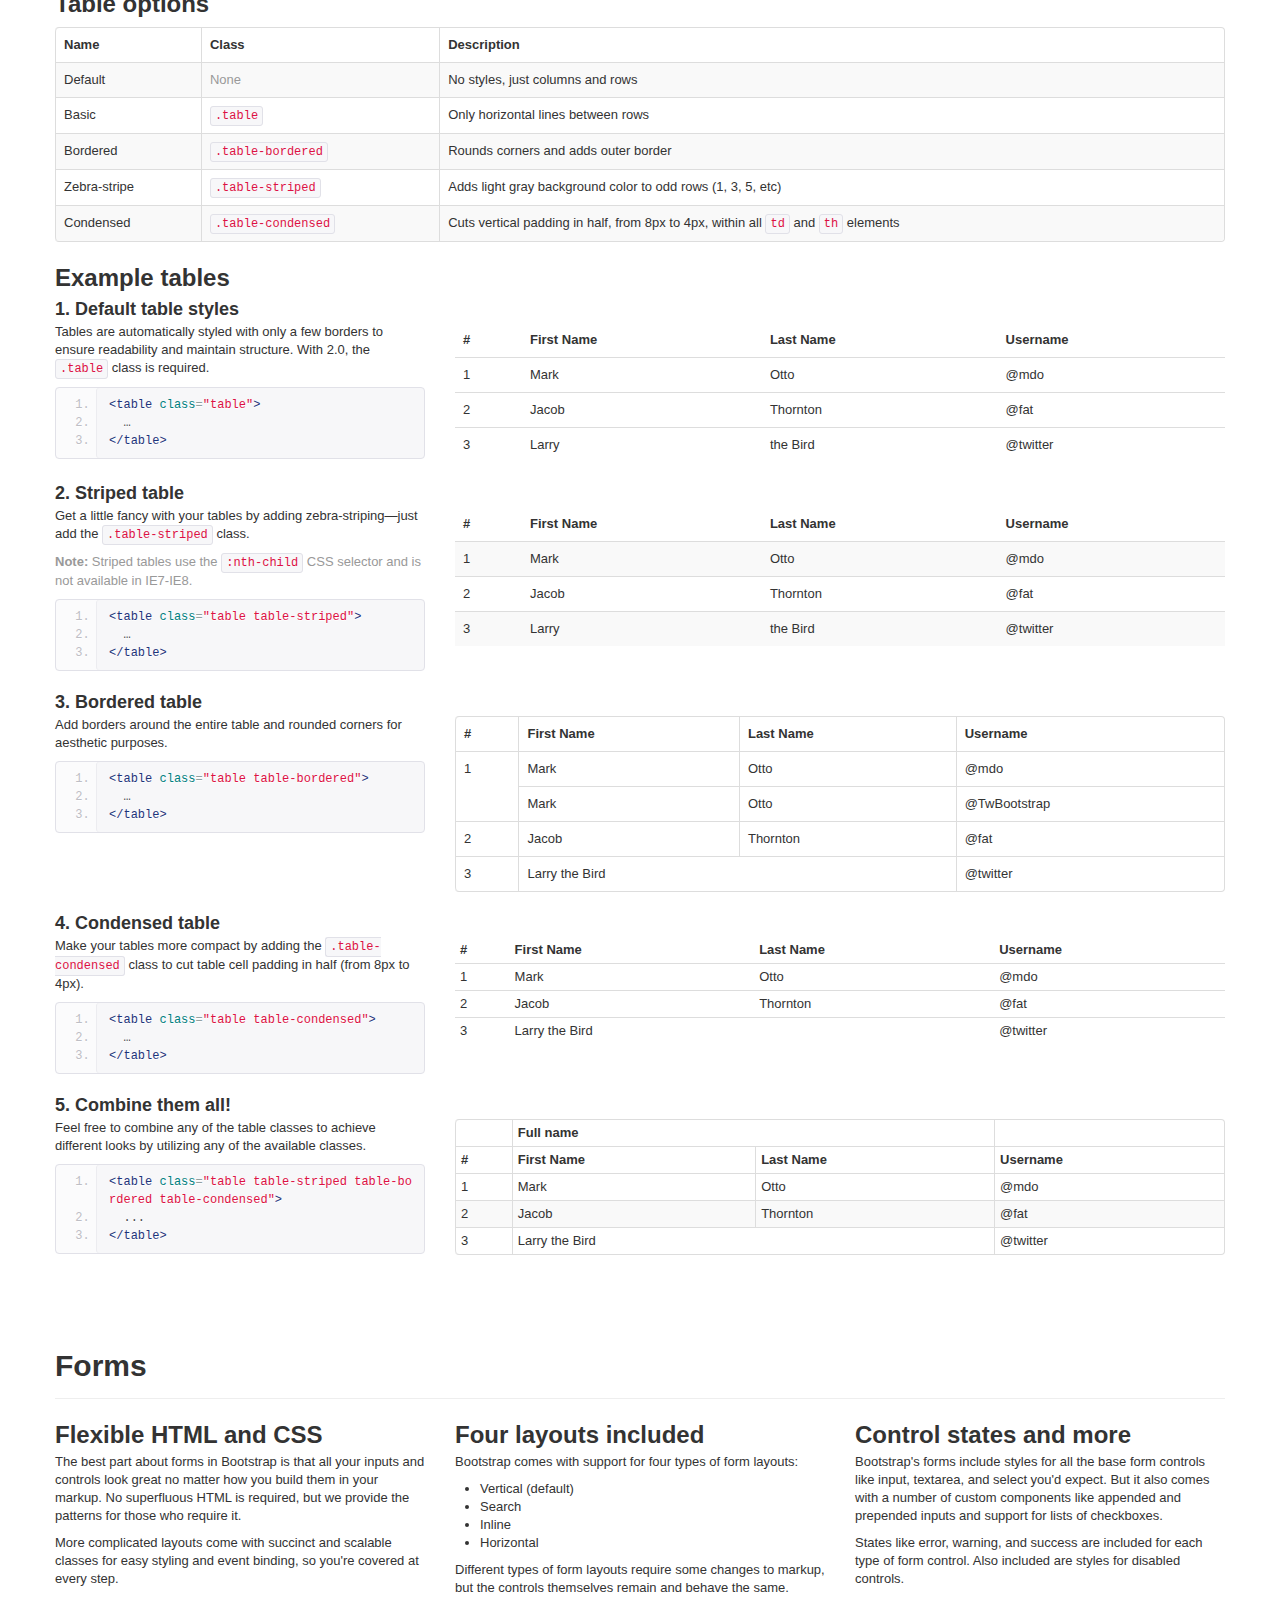
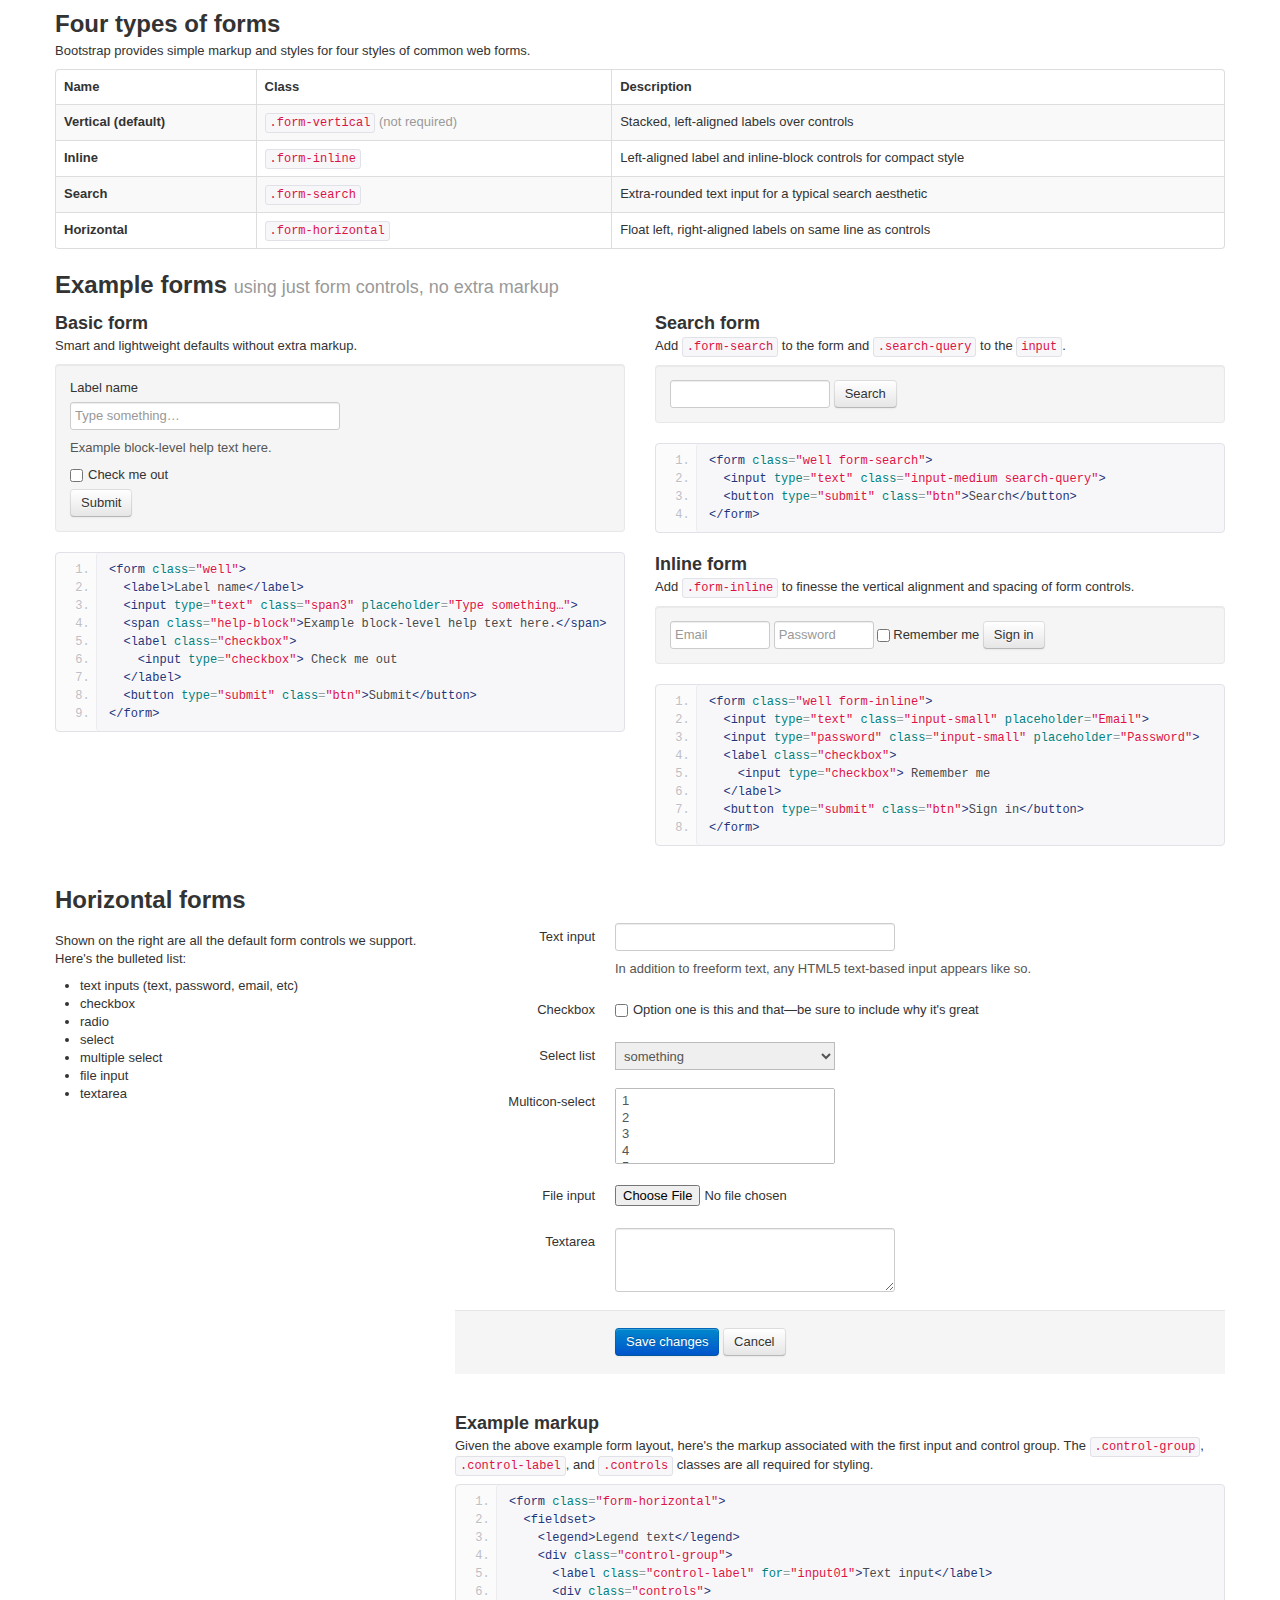
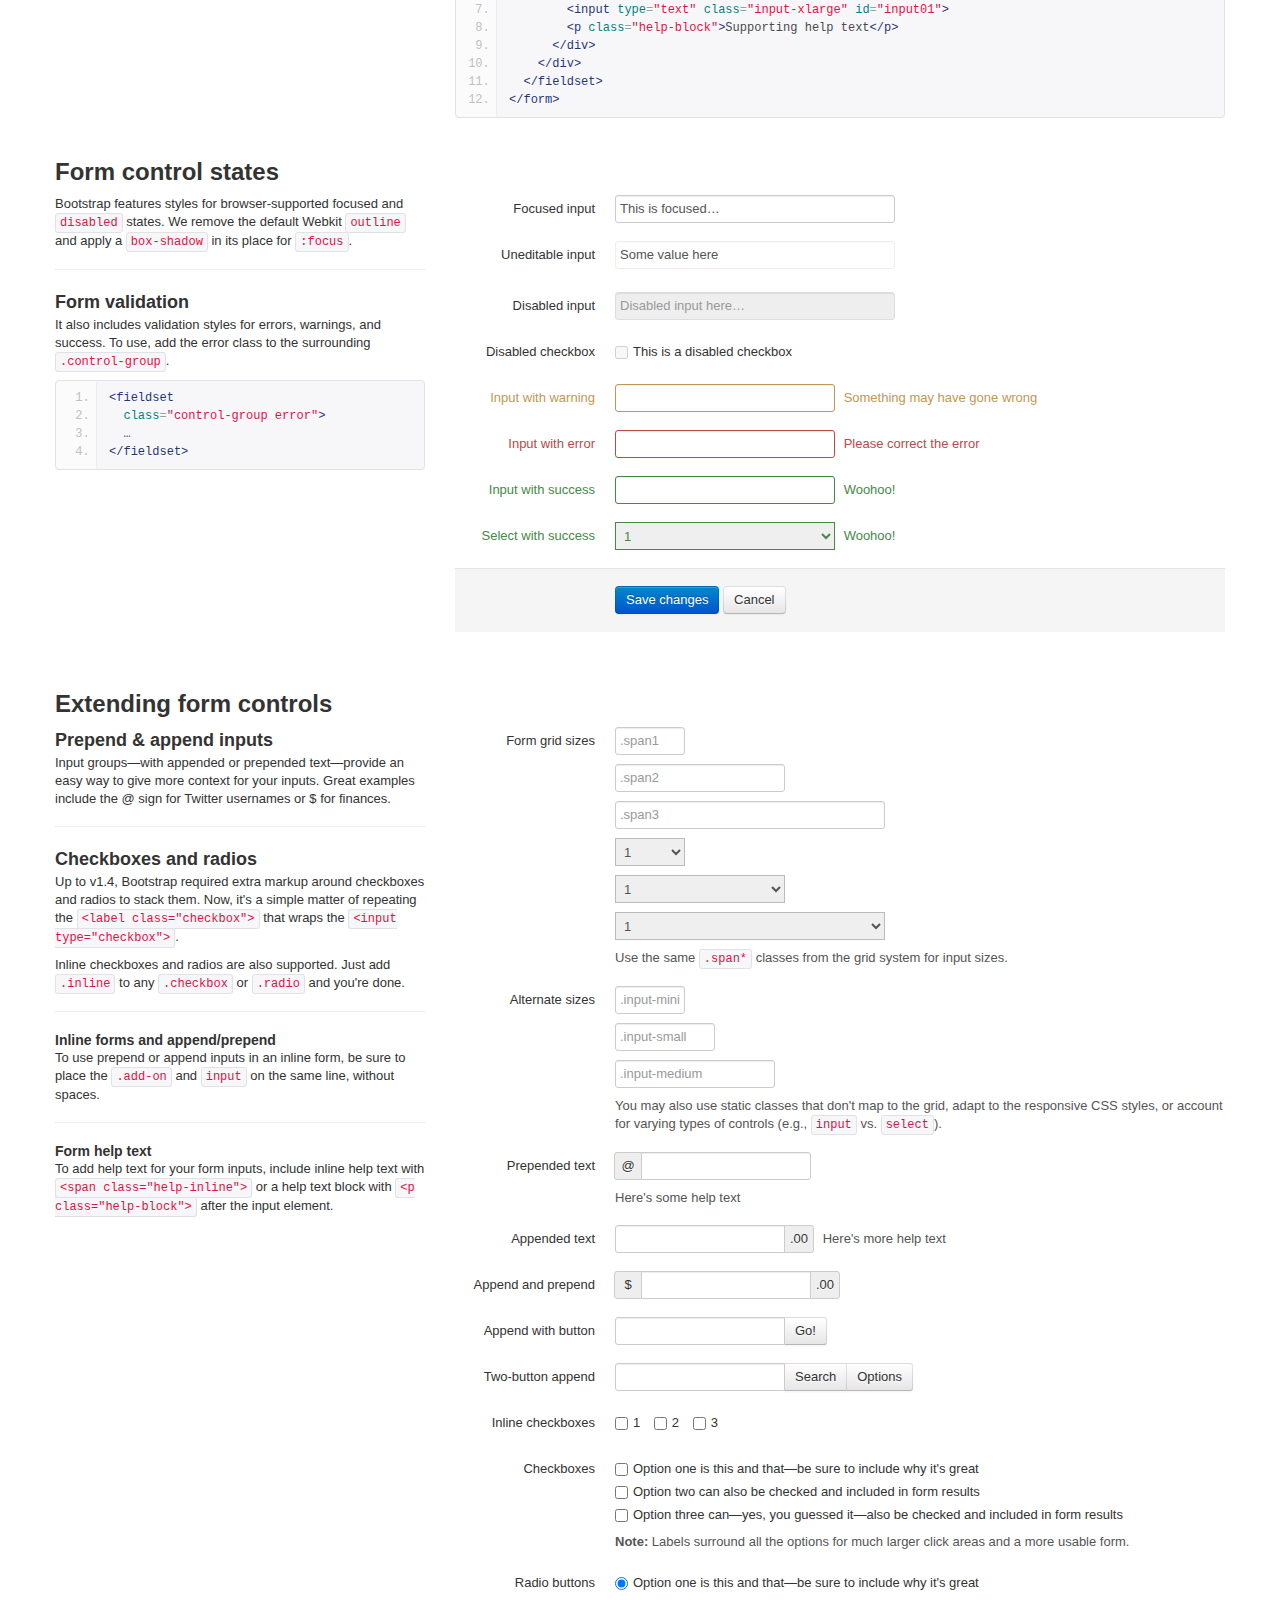
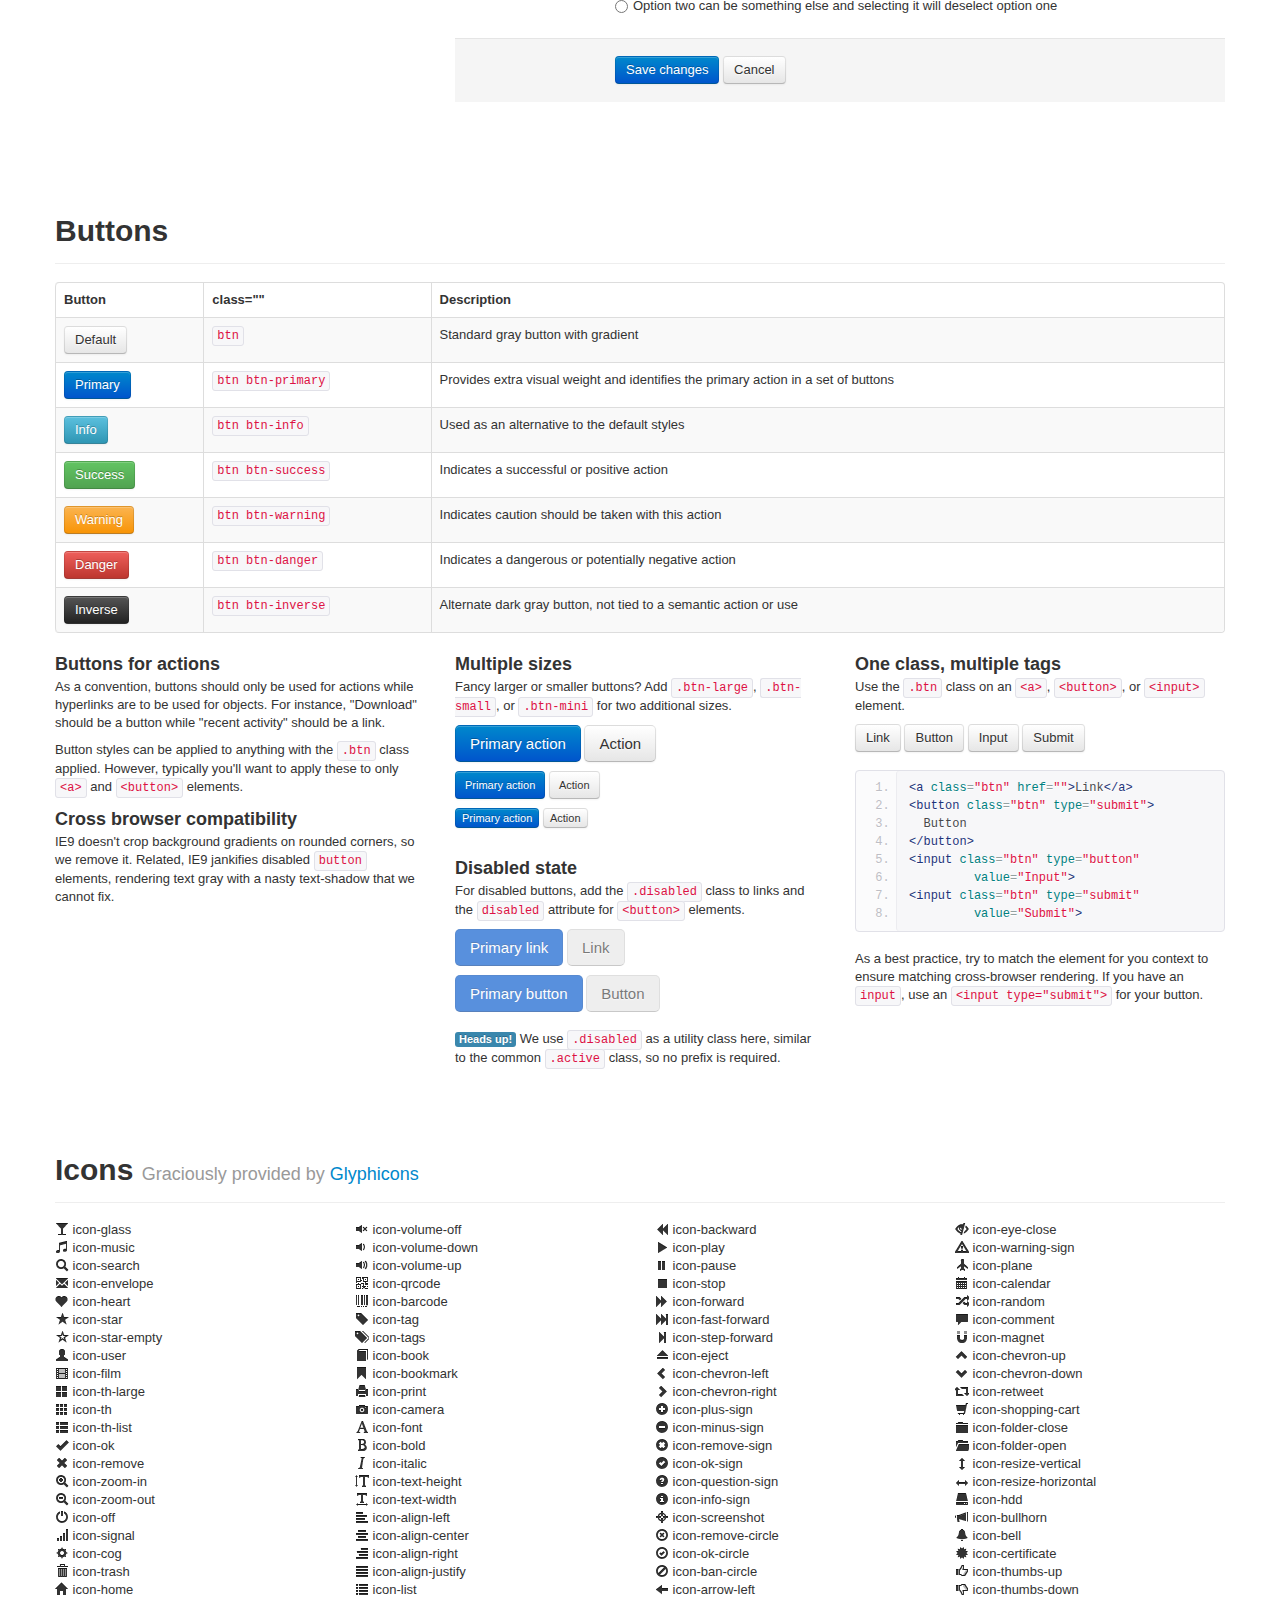
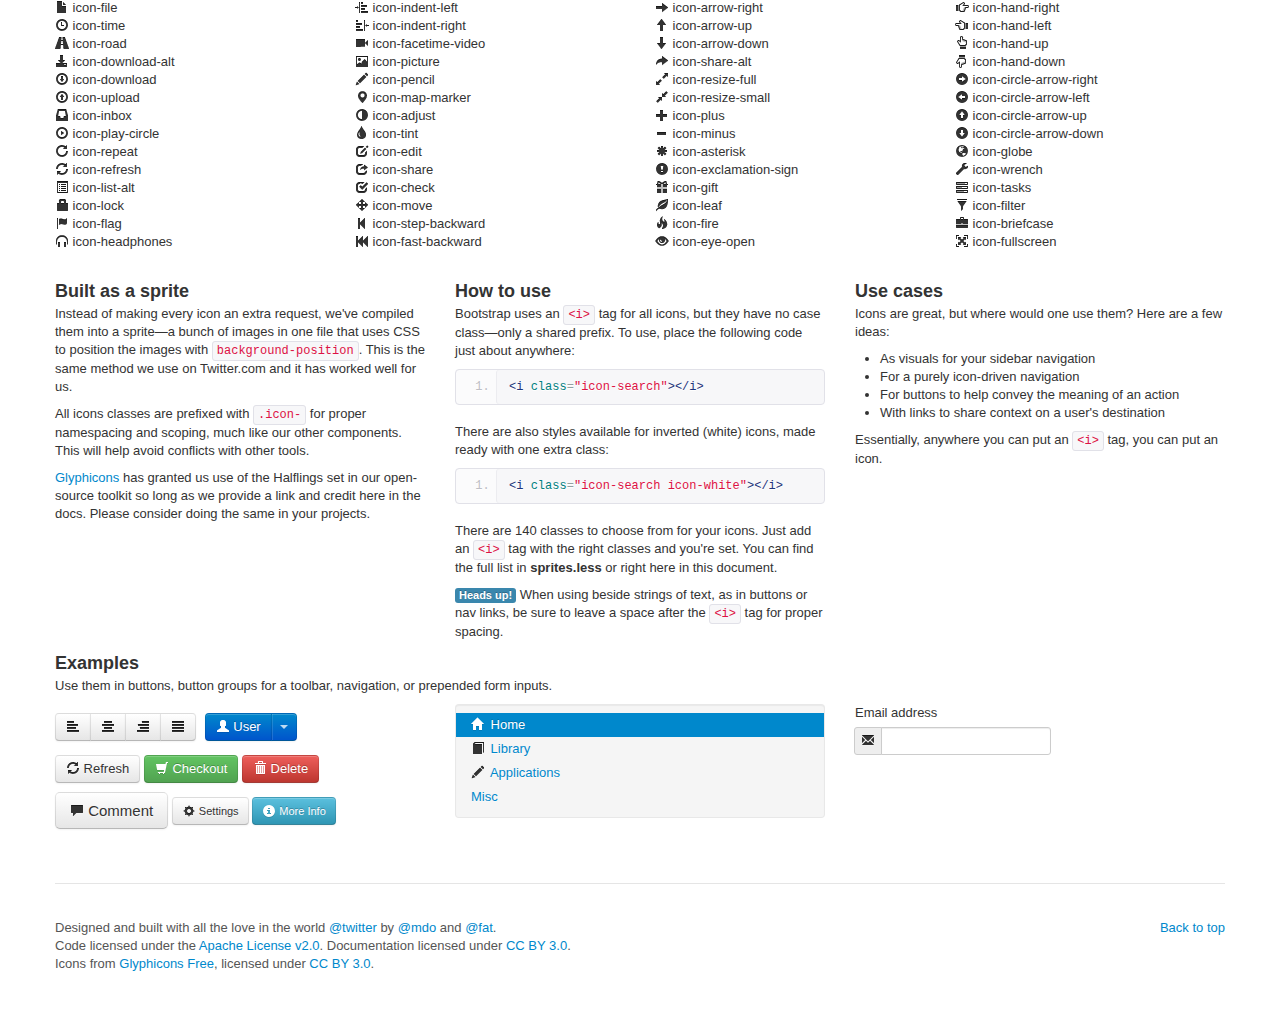
<file: base-css.html>
<!DOCTYPE html>
<html lang="en">
  <head>
    <meta charset="utf-8">
    <title>Base · Twitter Bootstrap</title>
    <meta name="viewport" content="width=device-width, initial-scale=1.0">
    <meta name="description" content="">
    <meta name="author" content="">

    <!-- Le styles -->
    <link href="assets/css/bootstrap.css" rel="stylesheet">
    <link href="assets/css/bootstrap-responsive.css" rel="stylesheet">
    <link href="assets/css/docs.css" rel="stylesheet">
    <link href="assets/js/google-code-prettify/prettify.css" rel="stylesheet">

    <!-- Le HTML5 shim, for IE6-8 support of HTML5 elements -->
    <!--[if lt IE 9]>
      <script src="http://html5shim.googlecode.com/svn/trunk/html5.js"></script>
    <![endif]-->

    <!-- Le fav and touch icons -->
    <link rel="shortcut icon" href="assets/ico/favicon.ico">
    <link rel="apple-touch-icon-precomposed" sizes="144x144" href="assets/ico/apple-touch-icon-144-precomposed.png">
    <link rel="apple-touch-icon-precomposed" sizes="114x114" href="assets/ico/apple-touch-icon-114-precomposed.png">
    <link rel="apple-touch-icon-precomposed" sizes="72x72" href="assets/ico/apple-touch-icon-72-precomposed.png">
    <link rel="apple-touch-icon-precomposed" href="assets/ico/apple-touch-icon-57-precomposed.png">

  </head>

  <body data-spy="scroll" data-target=".subnav" data-offset="50">


  <!-- Navbar
    ================================================== -->
    <div class="navbar navbar-fixed-top">
      <div class="navbar-inner">
        <div class="container">
          <button type="button"class="btn btn-navbar" data-toggle="collapse" data-target=".nav-collapse">
            <span class="icon-bar"></span>
            <span class="icon-bar"></span>
            <span class="icon-bar"></span>
          </button>
          <a class="brand" href="./index.html">Bootstrap</a>
          <div class="nav-collapse collapse">
            <ul class="nav">
              <li class="">
                <a href="./index.html">Overview</a>
              </li>
              <li class="">
                <a href="./scaffolding.html">Scaffolding</a>
              </li>
              <li class="active">
                <a href="./base-css.html">Base CSS</a>
              </li>
              <li class="">
                <a href="./components.html">Components</a>
              </li>
              <li class="">
                <a href="./javascript.html">Javascript plugins</a>
              </li>
              <li class="">
                <a href="./less.html">Using LESS</a>
              </li>
              <li class="divider-vertical"></li>
              <li class="">
                <a href="./download.html">Customize</a>
              </li>
              <li class="">
                <a href="./examples.html">Examples</a>
              </li>
            </ul>
          </div>
        </div>
      </div>
    </div>

    <div class="container">

<!-- Masthead
================================================== -->
<header class="jumbotron subhead" id="overview">
  <h1>Base CSS</h1>
  <p class="lead">On top of the scaffolding, basic HTML elements are styled and enhanced with extensible classes to provide a fresh, consistent look and feel.</p>
  <div class="subnav">
    <ul class="nav nav-pills">
      <li><a href="#typography">Typography</a></li>
      <li><a href="#code">Code</a></li>
      <li><a href="#tables">Tables</a></li>
      <li><a href="#forms">Forms</a></li>
      <li><a href="#buttons">Buttons</a></li>
      <li><a href="#icons">Icons by Glyphicons</a></li>
    </ul>
  </div>
</header>


<!-- Typography
================================================== -->
<section id="typography">
  <div class="page-header">
    <h1>Typography <small>Headings, paragraphs, lists, and other inline type elements</small></h1>
  </div>

  <h2>Headings &amp; body copy</h2>

  <!-- Headings & Paragraph Copy -->
  <div class="row">
    <div class="span4">
      <h3>Typographic scale</h3>
      <p>The entire typographic grid is based on two Less variables in our variables.less file: <code>@baseFontSize</code> and <code>@baseLineHeight</code>. The first is the base font-size used throughout and the second is the base line-height.</p>
      <p>We use those variables, and some math, to create the margins, paddings, and line-heights of all our type and more.</p>
    </div>
    <div class="span4">
      <h3>Example body text</h3>
      <p>Nullam quis risus eget urna mollis ornare vel eu leo. Cum sociis natoque penatibus et magnis dis parturient montes, nascetur ridiculus mus. Nullam id dolor id nibh ultricies vehicula.</p>
      <h3>Lead body copy</h3>
      <p>Make a paragraph stand out by adding <code>.lead</code>.</p>
      <p class="lead">Vivamus sagittis lacus vel augue laoreet rutrum faucibus dolor auctor. Duis mollis, est non commodo luctus.</p>
    </div>
    <div class="span4">
      <div class="well">
        <h1>h1. Heading 1</h1>
        <h2>h2. Heading 2</h2>
        <h3>h3. Heading 3</h3>
        <h4>h4. Heading 4</h4>
        <h5>h5. Heading 5</h5>
        <h6>h6. Heading 6</h6>
      </div>
    </div>
  </div>

  <!-- Misc Elements -->
  <h2>Emphasis, address, and abbreviation</h2>
  <table class="table table-bordered table-striped">
    <thead>
      <tr>
        <th>Element</th>
        <th>Usage</th>
        <th>Optional</th>
      </tr>
    </thead>
    <tbody>
      <tr>
        <td>
          <code>&lt;strong&gt;</code>
        </td>
        <td>
          For emphasizing a snippet of text with <strong>important</strong>
        </td>
        <td>
          <span class="muted">None</span>
        </td>
      </tr>
      <tr>
        <td>
          <code>&lt;em&gt;</code>
        </td>
        <td>
          For emphasizing a snippet of text with <em>stress</em>
        </td>
        <td>
          <span class="muted">None</span>
        </td>
      </tr>
      <tr>
        <td>
          <code>&lt;abbr&gt;</code>
        </td>
        <td>
          Wraps abbreviations and acronyms to show the expanded version on hover
        </td>
        <td>
          <p>Include optional <code>title</code> attribute for expanded text</p>
          Use <code>.initialism</code> class for uppercase abbreviations.
        </td>
      </tr>
      <tr>
        <td>
          <code>&lt;address&gt;</code>
        </td>
        <td>
          For contact information for its nearest ancestor or the entire body of work
        </td>
        <td>
          Preserve formatting by ending all lines with <code>&lt;br&gt;</code>
        </td>
      </tr>
    </tbody>
  </table>

  <div class="row">
    <div class="span4">
      <h3>Using emphasis</h3>
      <p><a href="#">Fusce dapibus</a>, <strong>tellus ac cursus commodo</strong>, <em>tortor mauris condimentum nibh</em>, ut fermentum massa justo sit amet risus. Maecenas faucibus mollis interdum. Nulla vitae elit libero, a pharetra augue.</p>
      <p><strong>Note:</strong> Feel free to use <code>&lt;b&gt;</code> and <code>&lt;i&gt;</code> in HTML5, but their usage has changed a bit. <code>&lt;b&gt;</code> is meant to highlight words or phrases without conveying additional importance while <code>&lt;i&gt;</code> is mostly for voice, technical terms, etc.</p>
    </div>
    <div class="span4">
      <h3>Example addresses</h3>
      <p>Here are two examples of how the <code>&lt;address&gt;</code> tag can be used:</p>
      <address>
        <strong>Twitter, Inc.</strong><br>
        795 Folsom Ave, Suite 600<br>
        San Francisco, CA 94107<br>
        <abbr title="Phone">P:</abbr> (123) 456-7890
      </address>
      <address>
        <strong>Full Name</strong><br>
        <a href="mailto:#">first.last@gmail.com</a>
      </address>
    </div>
    <div class="span4">
      <h3>Example abbreviations</h3>
      <p>Abbreviations with a <code>title</code> attribute have a light dotted bottom border and a help cursor on hover. This gives users extra indication something will be shown on hover.</p>
      <p>Add the <code>initialism</code> class to an abbreviation to increase typographic harmony by giving it a slightly smaller text size.</p>
      <p><abbr title="HyperText Markup Language" class="initialism">HTML</abbr> is the best thing since sliced bread.</p>
      <p>An abbreviation of the word attribute is <abbr title="attribute">attr</abbr>.</p>
    </div>
  </div>


  <!-- Blockquotes -->
  <h2>Blockquotes</h2>
  <table class="table table-bordered table-striped">
    <thead>
      <tr>
        <th>Element</th>
        <th>Usage</th>
        <th>Optional</th>
      </tr>
    </thead>
    <tbody>
      <tr>
        <td>
          <code>&lt;blockquote&gt;</code>
        </td>
        <td>
          Block-level element for quoting content from another source
        </td>
        <td>
          <p>Add <code>cite</code> attribute for source URL</p>
          Use <code>.pull-left</code> and <code>.pull-right</code> classes for floated options
        </td>
      </tr>
      <tr>
        <td>
          <code>&lt;small&gt;</code>
        </td>
        <td>
          Optional element for adding a user-facing citation, typically an author with title of work
        </td>
        <td>
          Place the <code>&lt;cite&gt;</code> around the title or name of source
        </td>
      </tr>
    </tbody>
  </table>
  <div class="row">
    <div class="span4">
      <p>To include a blockquote, wrap <code>&lt;blockquote&gt;</code> around any <abbr title="HyperText Markup Language">HTML</abbr> as the quote. For straight quotes we recommend a <code>&lt;p&gt;</code>.</p>
      <p>Include an optional <code>&lt;small&gt;</code> element to cite your source and you'll get an em dash <code>&amp;mdash;</code> before it for styling purposes.</p>
    </div>
    <div class="span8">
<pre class="prettyprint linenums">
&lt;blockquote&gt;
  &lt;p&gt;Lorem ipsum dolor sit amet, consectetur adipiscing elit. Integer posuere erat a ante venenatis.&lt;/p&gt;
  &lt;small&gt;Someone famous&lt;/small&gt;
&lt;/blockquote&gt;
</pre>
    </div>
  </div><!--/row-->

  <h3>Example blockquotes</h3>
  <div class="row">
    <div class="span6">
      <p>Default blockquotes are styled as such:</p>
      <blockquote>
        <p>Lorem ipsum dolor sit amet, consectetur adipiscing elit. Integer posuere erat a ante venenatis.</p>
        <small>Someone famous in <cite title="">Body of work</cite></small>
      </blockquote>
    </div>
    <div class="span6">
      <p>To float your blockquote to the right, add <code>class="pull-right"</code>:</p>
      <blockquote class="pull-right">
        <p>Lorem ipsum dolor sit amet, consectetur adipiscing elit. Integer posuere erat a ante venenatis.</p>
        <small>Someone famous in <cite title="">Body of work</cite></small>
      </blockquote>
    </div>
  </div>


  <!-- Lists -->
  <h2>Lists</h2>
  <div class="row">
    <div class="span4">
      <h3>Unordered</h3>
      <p><code>&lt;ul&gt;</code></p>
      <ul>
        <li>Lorem ipsum dolor sit amet</li>
        <li>Consectetur adipiscing elit</li>
        <li>Integer molestie lorem at massa</li>
        <li>Facilisis in pretium nisl aliquet</li>
        <li>Nulla volutpat aliquam velit
          <ul>
            <li>Phasellus iaculis neque</li>
            <li>Purus sodales ultricies</li>
            <li>Vestibulum laoreet porttitor sem</li>
            <li>Ac tristique libero volutpat at</li>
          </ul>
        </li>
        <li>Faucibus porta lacus fringilla vel</li>
        <li>Aenean sit amet erat nunc</li>
        <li>Eget porttitor lorem</li>
      </ul>
    </div>
    <div class="span4">
      <h3>Unstyled</h3>
      <p><code>&lt;ul class="unstyled"&gt;</code></p>
      <ul class="unstyled">
        <li>Lorem ipsum dolor sit amet</li>
        <li>Consectetur adipiscing elit</li>
        <li>Integer molestie lorem at massa</li>
        <li>Facilisis in pretium nisl aliquet</li>
        <li>Nulla volutpat aliquam velit
          <ul>
            <li>Phasellus iaculis neque</li>
            <li>Purus sodales ultricies</li>
            <li>Vestibulum laoreet porttitor sem</li>
            <li>Ac tristique libero volutpat at</li>
          </ul>
        </li>
        <li>Faucibus porta lacus fringilla vel</li>
        <li>Aenean sit amet erat nunc</li>
        <li>Eget porttitor lorem</li>
      </ul>
    </div>
    <div class="span4">
      <h3>Ordered</h3>
      <p><code>&lt;ol&gt;</code></p>
      <ol>
        <li>Lorem ipsum dolor sit amet</li>
        <li>Consectetur adipiscing elit</li>
        <li>Integer molestie lorem at massa</li>
        <li>Facilisis in pretium nisl aliquet</li>
        <li>Nulla volutpat aliquam velit</li>
        <li>Faucibus porta lacus fringilla vel</li>
        <li>Aenean sit amet erat nunc</li>
        <li>Eget porttitor lorem</li>
      </ol>
    </div>
  </div><!-- /row -->
  <br>
  <div class="row">
    <div class="span4">
      <h3>Description</h3>
      <p><code>&lt;dl&gt;</code></p>
      <dl>
        <dt>Description lists</dt>
        <dd>A description list is perfect for defining terms.</dd>
        <dt>Euismod</dt>
        <dd>Vestibulum id ligula porta felis euismod semper eget lacinia odio sem nec elit.</dd>
        <dd>Donec id elit non mi porta gravida at eget metus.</dd>
        <dt>Malesuada porta</dt>
        <dd>Etiam porta sem malesuada magna mollis euismod.</dd>
      </dl>
    </div>
    <div class="span8">
      <h3>Horizontal description</h3>
      <p><code>&lt;dl class="dl-horizontal"&gt;</code></p>
      <dl class="dl-horizontal">
        <dt>Description lists</dt>
        <dd>A description list is perfect for defining terms.</dd>
        <dt>Euismod</dt>
        <dd>Vestibulum id ligula porta felis euismod semper eget lacinia odio sem nec elit.</dd>
        <dd>Donec id elit non mi porta gravida at eget metus.</dd>
        <dt>Malesuada porta</dt>
        <dd>Etiam porta sem malesuada magna mollis euismod.</dd>
        <dt>Felis euismod semper eget lacinia</dt>
        <dd>Fusce dapibus, tellus ac cursus commodo, tortor mauris condimentum nibh, ut fermentum massa justo sit amet risus.</dd>
      </dl>
      <hr>
      <p>
        <span class="label label-info">Heads up!</span>
        Horizontal description lists will truncate terms that are too long to fit in the left column fix <code>text-overflow</code>. In narrower viewports, they will change to the default stacked layout.
      </p>
    </div>
  </div><!-- /row -->
</section>



<!-- Code
================================================== -->
<section id="code">
  <div class="page-header">
    <h1>Code <small>Inline and block code snippets</small></h1>
  </div>
  <div class="row">
    <div class="span4">
      <h2>Inline</h2>
      <p>Wrap inline snippets of code with <code>&lt;code&gt;</code>.</p>
<pre class="prettyprint linenums">
For example, &lt;code&gt;section&lt;/code&gt; should be wrapped as inline.
</pre>
    </div><!--/span-->
    <div class="span4">
      <h2>Basic block</h2>
      <p>Use <code>&lt;pre&gt;</code> for multiple lines of code. Be sure to escape any angle brackets in the code for proper rendering.</p>
<pre>
&lt;p&gt;Sample text here...&lt;/p&gt;
</pre>
<pre class="prettyprint linenums" style="margin-bottom: 9px;">
&lt;pre&gt;
  &amp;lt;p&amp;gt;Sample text here...&amp;lt;/p&amp;gt;
&lt;/pre&gt;
</pre>
      <p><strong>Note:</strong> Be sure to keep code within <code>&lt;pre&gt;</code> tags as close to the left as possible; it will render all tabs.</p>
      <p>You may optionally add the <code>.pre-scrollable</code> class which will set a max-height of 350px and provide a y-axis scrollbar.</p>
    </div><!--/span-->
    <div class="span4">
      <h2>Google Prettify</h2>
      <p>Take the same <code>&lt;pre&gt;</code> element and add two optional classes for enhanced rendering.</p>
<pre class="prettyprint linenums" style="margin-bottom: 9px;">
&lt;p&gt;Sample text here...&lt;/p&gt;
</pre>
<pre class="prettyprint linenums" style="margin-bottom: 9px;">
&lt;pre class="prettyprint
     linenums"&gt;
  &amp;lt;p&amp;gt;Sample text here...&amp;lt;/p&amp;gt;
&lt;/pre&gt;
</pre>
      <p><a href="http://code.google.com/p/google-code-prettify/">Download google-code-prettify</a> and view the readme for <a href="http://google-code-prettify.googlecode.com/svn/trunk/README.html">how to use</a>.</p>
    </div><!--/span-->
  </div><!--/row-->
</section>



<!-- Tables
================================================== -->
<section id="tables">
  <div class="page-header">
    <h1>Tables <small>For, you guessed it, tabular data</small></h1>
  </div>

  <h2>Table markup</h2>
  <div class="row">
    <div class="span8">
      <table class="table table-bordered table-striped">
        <colgroup>
          <col class="span1">
          <col class="span7">
        </colgroup>
        <thead>
          <tr>
            <th>Tag</th>
            <th>Description</th>
          </tr>
        </thead>
        <tbody>
          <tr>
            <td>
              <code>&lt;table&gt;</code>
            </td>
            <td>
              Wrapping element for displaying data in a tabular format
            </td>
          </tr>
          <tr>
            <td>
              <code>&lt;thead&gt;</code>
            </td>
            <td>
              Container element for table header rows (<code>&lt;tr&gt;</code>) to label table columns
            </td>
          </tr>
          <tr>
            <td>
              <code>&lt;tbody&gt;</code>
            </td>
            <td>
              Container element for table rows (<code>&lt;tr&gt;</code>) in the body of the table
            </td>
          </tr>
          <tr>
            <td>
              <code>&lt;tr&gt;</code>
            </td>
            <td>
              Container element for a set of table cells (<code>&lt;td&gt;</code> or <code>&lt;th&gt;</code>) that appears on a single row
            </td>
          </tr>
          <tr>
            <td>
              <code>&lt;td&gt;</code>
            </td>
            <td>
              Default table cell
            </td>
          </tr>
          <tr>
            <td>
              <code>&lt;th&gt;</code>
            </td>
            <td>
              Special table cell for column (or row, depending on scope and placement) labels<br>
              Must be used within a <code>&lt;thead&gt;</code>
            </td>
          </tr>
          <tr>
            <td>
              <code>&lt;caption&gt;</code>
            </td>
            <td>
              Description or summary of what the table holds, especially useful for screen readers
            </td>
          </tr>
        </tbody>
      </table>
    </div>
    <div class="span4">
<pre class="prettyprint linenums">
&lt;table&gt;
  &lt;thead&gt;
    &lt;tr&gt;
      &lt;th&gt;…&lt;/th&gt;
      &lt;th&gt;…&lt;/th&gt;
    &lt;/tr&gt;
  &lt;/thead&gt;
  &lt;tbody&gt;
    &lt;tr&gt;
      &lt;td&gt;…&lt;/td&gt;
      &lt;td&gt;…&lt;/td&gt;
    &lt;/tr&gt;
  &lt;/tbody&gt;
&lt;/table&gt;
</pre>
    </div>
  </div>

  <h2>Table options</h2>
  <table class="table table-bordered table-striped">
  <thead>
      <tr>
        <th>Name</th>
        <th>Class</th>
        <th>Description</th>
      </tr>
    </thead>
    <tbody>
      <tr>
        <td>Default</td>
        <td class="muted">None</td>
        <td>No styles, just columns and rows</td>
      </tr>
      <tr>
        <td>Basic</td>
        <td>
          <code>.table</code>
        </td>
        <td>Only horizontal lines between rows</td>
      </tr>
      <tr>
        <td>Bordered</td>
        <td>
          <code>.table-bordered</code>
        </td>
        <td>Rounds corners and adds outer border</td>
      </tr>
      <tr>
        <td>Zebra-stripe</td>
        <td>
          <code>.table-striped</code>
        </td>
        <td>Adds light gray background color to odd rows (1, 3, 5, etc)</td>
      </tr>
      <tr>
        <td>Condensed</td>
        <td>
          <code>.table-condensed</code>
        </td>
        <td>Cuts vertical padding in half, from 8px to 4px, within all <code>td</code> and <code>th</code> elements</td>
      </tr>
    </tbody>
  </table>


  <h2>Example tables</h2>

  <h3>1. Default table styles</h3>
  <div class="row">
    <div class="span4">
      <p>Tables are automatically styled with only a few borders to ensure readability and maintain structure. With 2.0, the <code>.table</code> class is required.</p>
<pre class="prettyprint linenums">
&lt;table class="table"&gt;
  …
&lt;/table&gt;</pre>
    </div>
    <div class="span8">
      <table class="table">
        <thead>
          <tr>
            <th>#</th>
            <th>First Name</th>
            <th>Last Name</th>
            <th>Username</th>
          </tr>
        </thead>
        <tbody>
          <tr>
            <td>1</td>
            <td>Mark</td>
            <td>Otto</td>
            <td>@mdo</td>
          </tr>
          <tr>
            <td>2</td>
            <td>Jacob</td>
            <td>Thornton</td>
            <td>@fat</td>
          </tr>
          <tr>
            <td>3</td>
            <td>Larry</td>
            <td>the Bird</td>
            <td>@twitter</td>
          </tr>
        </tbody>
      </table>
    </div>
  </div>


  <h3>2. Striped table</h3>
  <div class="row">
    <div class="span4">
      <p>Get a little fancy with your tables by adding zebra-striping&mdash;just add the <code>.table-striped</code> class.</p>
      <p class="muted"><strong>Note:</strong> Striped tables use the <code>:nth-child</code> CSS selector and is not available in IE7-IE8.</p>
<pre class="prettyprint linenums" style="margin-bottom: 18px;">
&lt;table class="table table-striped"&gt;
  …
&lt;/table&gt;</pre>
    </div>
    <div class="span8">
      <table class="table table-striped">
        <thead>
          <tr>
            <th>#</th>
            <th>First Name</th>
            <th>Last Name</th>
            <th>Username</th>
          </tr>
        </thead>
        <tbody>
          <tr>
            <td>1</td>
            <td>Mark</td>
            <td>Otto</td>
            <td>@mdo</td>
          </tr>
          <tr>
            <td>2</td>
            <td>Jacob</td>
            <td>Thornton</td>
            <td>@fat</td>
          </tr>
          <tr>
            <td>3</td>
            <td>Larry</td>
            <td>the Bird</td>
            <td>@twitter</td>
          </tr>
        </tbody>
      </table>
    </div>
  </div>


  <h3>3. Bordered table</h3>
  <div class="row">
    <div class="span4">
      <p>Add borders around the entire table and rounded corners for aesthetic purposes.</p>
<pre class="prettyprint linenums">
&lt;table class="table table-bordered"&gt;
  …
&lt;/table&gt;</pre>
    </div>
    <div class="span8">
      <table class="table table-bordered">
        <thead>
          <tr>
            <th>#</th>
            <th>First Name</th>
            <th>Last Name</th>
            <th>Username</th>
          </tr>
        </thead>
        <tbody>
          <tr>
            <td rowspan="2">1</td>
            <td>Mark</td>
            <td>Otto</td>
            <td>@mdo</td>
          </tr>
          <tr>
            <td>Mark</td>
            <td>Otto</td>
            <td>@TwBootstrap</td>
          </tr>
          <tr>
            <td>2</td>
            <td>Jacob</td>
            <td>Thornton</td>
            <td>@fat</td>
          </tr>
          <tr>
            <td>3</td>
            <td colspan="2">Larry the Bird</td>
            <td>@twitter</td>
          </tr>
        </tbody>
      </table>
    </div>
  </div>


  <h3>4. Condensed table</h3>
  <div class="row">
    <div class="span4">
      <p>Make your tables more compact by adding the <code>.table-condensed</code> class to cut table cell padding in half (from 8px to 4px).</p>
<pre class="prettyprint linenums" style="margin-bottom: 18px;">
&lt;table class="table table-condensed"&gt;
  …
&lt;/table&gt;</pre>
    </div>
    <div class="span8">
      <table class="table table-condensed">
        <thead>
          <tr>
            <th>#</th>
            <th>First Name</th>
            <th>Last Name</th>
            <th>Username</th>
          </tr>
        </thead>
        <tbody>
          <tr>
            <td>1</td>
            <td>Mark</td>
            <td>Otto</td>
            <td>@mdo</td>
          </tr>
          <tr>
            <td>2</td>
            <td>Jacob</td>
            <td>Thornton</td>
            <td>@fat</td>
          </tr>
          <tr>
            <td>3</td>
            <td colspan="2">Larry the Bird</td>
            <td>@twitter</td>
          </tr>
        </tbody>
      </table>
    </div>
  </div>



  <h3>5. Combine them all!</h3>
  <div class="row">
    <div class="span4">
      <p>Feel free to combine any of the table classes to achieve different looks by utilizing any of the available classes.</p>
<pre class="prettyprint linenums" style="margin-bottom: 18px;">
&lt;table class="table table-striped table-bordered table-condensed"&gt;
  ...
&lt;/table&gt;</pre>
    </div>
    <div class="span8">
      <table class="table table-striped table-bordered table-condensed">
        <thead>
          <tr>
            <th></th>
            <th colspan="2">Full name</th>
            <th></th>
          </tr>
          <tr>
            <th>#</th>
            <th>First Name</th>
            <th>Last Name</th>
            <th>Username</th>
          </tr>
        </thead>
        <tbody>
          <tr>
          <tr>
            <td>1</td>
            <td>Mark</td>
            <td>Otto</td>
            <td>@mdo</td>
          </tr>
          <tr>
            <td>2</td>
            <td>Jacob</td>
            <td>Thornton</td>
            <td>@fat</td>
          </tr>
          <tr>
            <td>3</td>
            <td colspan="2">Larry the Bird</td>
            <td>@twitter</td>
          </tr>
        </tbody>
      </table>
    </div>
  </div>
</section>



<!-- Forms
================================================== -->
<section id="forms">
  <div class="page-header">
    <h1>Forms</h1>
  </div>
  <div class="row">
    <div class="span4">
      <h2>Flexible HTML and CSS</h2>
      <p>The best part about forms in Bootstrap is that all your inputs and controls look great no matter how you build them in your markup. No superfluous HTML is required, but we provide the patterns for those who require it.</p>
      <p>More complicated layouts come with succinct and scalable classes for easy styling and event binding, so you're covered at every step.</p>
    </div>
    <div class="span4">
      <h2>Four layouts included</h2>
      <p>Bootstrap comes with support for four types of form layouts:</p>
      <ul>
        <li>Vertical (default)</li>
        <li>Search</li>
        <li>Inline</li>
        <li>Horizontal</li>
      </ul>
      <p>Different types of form layouts require some changes to markup, but the controls themselves remain and behave the same.</p>
    </div>
    <div class="span4">
      <h2>Control states and more</h2>
      <p>Bootstrap's forms include styles for all the base form controls like input, textarea, and select you'd expect. But it also comes with a number of custom components like appended and prepended inputs and support for lists of checkboxes.</p>
      <p>States like error, warning, and success are included for each type of form control. Also included are styles for disabled controls.</p>
    </div>
  </div>

  <h2>Four types of forms</h2>
  <p>Bootstrap provides simple markup and styles for four styles of common web forms.</p>
  <table class="table table-bordered table-striped">
    <thead>
      <tr>
        <th>Name</th>
        <th>Class</th>
        <th>Description</th>
      </tr>
    </thead>
    <tbody>
      <tr>
        <th>Vertical (default)</th>
        <td><code>.form-vertical</code> <span class="muted">(not required)</span></td>
        <td>Stacked, left-aligned labels over controls</td>
      </tr>
      <tr>
        <th>Inline</th>
        <td><code>.form-inline</code></td>
        <td>Left-aligned label and inline-block controls for compact style</td>
      </tr>
      <tr>
        <th>Search</th>
        <td><code>.form-search</code></td>
        <td>Extra-rounded text input for a typical search aesthetic</td>
      </tr>
      <tr>
        <th>Horizontal</th>
        <td><code>.form-horizontal</code></td>
        <td>Float left, right-aligned labels on same line as controls</td>
      </tr>
    </tbody>
  </table>


  <h2>Example forms <small>using just form controls, no extra markup</small></h2>
  <div class="row">
    <div class="span6">
      <h3>Basic form</h3>
      <p>Smart and lightweight defaults without extra markup.</p>
      <form class="well">
        <label>Label name</label>
        <input type="text" class="span3" placeholder="Type something…">
        <p class="help-block">Example block-level help text here.</p>
        <label class="checkbox">
          <input type="checkbox"> Check me out
        </label>
        <button type="submit" class="btn">Submit</button>
      </form>
<pre class="prettyprint linenums">
&lt;form class="well"&gt;
  &lt;label&gt;Label name&lt;/label&gt;
  &lt;input type="text" class="span3" placeholder="Type something…"&gt;
  &lt;span class="help-block"&gt;Example block-level help text here.&lt;/span&gt;
  &lt;label class="checkbox"&gt;
    &lt;input type="checkbox"&gt; Check me out
  &lt;/label&gt;
  &lt;button type="submit" class="btn"&gt;Submit&lt;/button&gt;
&lt;/form&gt;
</pre>
  </div>
  <div class="span6">
    <h3>Search form</h3>
    <p>Add <code>.form-search</code> to the form and <code>.search-query</code> to the <code>input</code>.</p>
    <form class="well form-search">
      <input type="text" class="input-medium search-query">
      <button type="submit" class="btn">Search</button>
    </form>
<pre class="prettyprint linenums">
&lt;form class="well form-search"&gt;
  &lt;input type="text" class="input-medium search-query"&gt;
  &lt;button type="submit" class="btn"&gt;Search&lt;/button&gt;
&lt;/form&gt;
</pre>

      <h3>Inline form</h3>
      <p>Add <code>.form-inline</code> to finesse the vertical alignment and spacing of form controls.</p>
      <form class="well form-inline">
        <input type="text" class="input-small" placeholder="Email">
        <input type="password" class="input-small" placeholder="Password">
        <label class="checkbox">
          <input type="checkbox"> Remember me
        </label>
        <button type="submit" class="btn">Sign in</button>
      </form>
<pre class="prettyprint linenums">
&lt;form class="well form-inline"&gt;
  &lt;input type="text" class="input-small" placeholder="Email"&gt;
  &lt;input type="password" class="input-small" placeholder="Password"&gt;
  &lt;label class="checkbox"&gt;
    &lt;input type="checkbox"&gt; Remember me
  &lt;/label&gt;
  &lt;button type="submit" class="btn"&gt;Sign in&lt;/button&gt;
&lt;/form&gt;
</pre>
    </div><!-- /.span -->
  </div><!-- /row -->

  <br>

  <h2>Horizontal forms</h2>
  <div class="row">
    <div class="span4">
      <p></p>
      <p>Shown on the right are all the default form controls we support. Here's the bulleted list:</p>
      <ul>
        <li>text inputs (text, password, email, etc)</li>
        <li>checkbox</li>
        <li>radio</li>
        <li>select</li>
        <li>multiple select</li>
        <li>file input</li>
        <li>textarea</li>
      </ul>
    </div><!-- /.span -->
    <div class="span8">
      <form class="form-horizontal">
        <fieldset>
          <div class="control-group">
            <label class="control-label" for="input01">Text input</label>
            <div class="controls">
              <input type="text" class="input-xlarge" id="input01">
              <p class="help-block">In addition to freeform text, any HTML5 text-based input appears like so.</p>
            </div>
          </div>
          <div class="control-group">
            <label class="control-label" for="optionsCheckbox">Checkbox</label>
            <div class="controls">
              <label class="checkbox">
                <input type="checkbox" id="optionsCheckbox" value="option1">
                Option one is this and that&mdash;be sure to include why it's great
              </label>
            </div>
          </div>
          <div class="control-group">
            <label class="control-label" for="select01">Select list</label>
            <div class="controls">
              <select id="select01">
                <option>something</option>
                <option>2</option>
                <option>3</option>
                <option>4</option>
                <option>5</option>
              </select>
            </div>
          </div>
          <div class="control-group">
            <label class="control-label" for="multiSelect">Multicon-select</label>
            <div class="controls">
              <select multiple="multiple" id="multiSelect">
                <option>1</option>
                <option>2</option>
                <option>3</option>
                <option>4</option>
                <option>5</option>
              </select>
            </div>
          </div>
          <div class="control-group">
            <label class="control-label" for="fileInput">File input</label>
            <div class="controls">
              <input class="input-file" id="fileInput" type="file">
            </div>
          </div>
          <div class="control-group">
            <label class="control-label" for="textarea">Textarea</label>
            <div class="controls">
              <textarea class="input-xlarge" id="textarea" rows="3"></textarea>
            </div>
          </div>
          <div class="form-actions">
            <button type="submit" class="btn btn-primary">Save changes</button>
            <button class="btn">Cancel</button>
          </div>
        </fieldset>
      </form>
      <h3>Example markup</h3>
      <p>Given the above example form layout, here's the markup associated with the first input and control group. The <code>.control-group</code>, <code>.control-label</code>, and <code>.controls</code> classes are all required for styling.</p>
<pre class="prettyprint linenums">
&lt;form class="form-horizontal"&gt;
  &lt;fieldset&gt;
    &lt;legend&gt;Legend text&lt;/legend&gt;
    &lt;div class="control-group"&gt;
      &lt;label class="control-label" for="input01"&gt;Text input&lt;/label&gt;
      &lt;div class="controls"&gt;
        &lt;input type="text" class="input-xlarge" id="input01"&gt;
        &lt;p class="help-block"&gt;Supporting help text&lt;/p&gt;
      &lt;/div&gt;
    &lt;/div&gt;
  &lt;/fieldset&gt;
&lt;/form&gt;
</pre>
    </div>
  </div>

  <br>

  <h2>Form control states</h2>
  <div class="row">
    <div class="span4">
      <p>Bootstrap features styles for browser-supported focused and <code>disabled</code> states. We remove the default Webkit <code>outline</code> and apply a <code>box-shadow</code> in its place for <code>:focus</code>.</p>
      <hr>
      <h3>Form validation</h3>
      <p>It also includes validation styles for errors, warnings, and success. To use, add the error class to the surrounding <code>.control-group</code>.</p>
<pre class="prettyprint linenums">
&lt;fieldset
  class="control-group error"&gt;
  …
&lt;/fieldset&gt;
</pre>
    </div>
    <div class="span8">
      <form class="form-horizontal">
        <fieldset>
          <div class="control-group">
            <label class="control-label" for="focusedInput">Focused input</label>
            <div class="controls">
              <input class="input-xlarge focused" id="focusedInput" type="text" value="This is focused…">
            </div>
          </div>
          <div class="control-group">
            <label class="control-label">Uneditable input</label>
            <div class="controls">
              <span class="input-xlarge uneditable-input">Some value here</span>
            </div>
          </div>
          <div class="control-group">
            <label class="control-label" for="disabledInput">Disabled input</label>
            <div class="controls">
              <input class="input-xlarge disabled" id="disabledInput" type="text" placeholder="Disabled input here…" disabled>
            </div>
          </div>
          <div class="control-group">
            <label class="control-label" for="optionsCheckbox2">Disabled checkbox</label>
            <div class="controls">
              <label class="checkbox">
                <input type="checkbox" id="optionsCheckbox2" value="option1" disabled>
                This is a disabled checkbox
              </label>
            </div>
          </div>
          <div class="control-group warning">
            <label class="control-label" for="inputWarning">Input with warning</label>
            <div class="controls">
              <input type="text" id="inputWarning">
              <span class="help-inline">Something may have gone wrong</span>
            </div>
          </div>
          <div class="control-group error">
            <label class="control-label" for="inputError">Input with error</label>
            <div class="controls">
              <input type="text" id="inputError">
              <span class="help-inline">Please correct the error</span>
            </div>
          </div>
          <div class="control-group success">
            <label class="control-label" for="inputSuccess">Input with success</label>
            <div class="controls">
              <input type="text" id="inputSuccess">
              <span class="help-inline">Woohoo!</span>
            </div>
          </div>
          <div class="control-group success">
            <label class="control-label" for="selectError">Select with success</label>
            <div class="controls">
              <select id="selectError">
                <option>1</option>
                <option>2</option>
                <option>3</option>
                <option>4</option>
                <option>5</option>
              </select>
              <span class="help-inline">Woohoo!</span>
            </div>
          </div>
          <div class="form-actions">
            <button type="submit" class="btn btn-primary">Save changes</button>
            <button class="btn">Cancel</button>
          </div>
        </fieldset>
      </form>
    </div>
  </div>

  <br>

  <h2>Extending form controls</h2>
  <div class="row">
    <div class="span4">
      <h3>Prepend &amp; append inputs</h3>
      <p>Input groups&mdash;with appended or prepended text&mdash;provide an easy way to give more context for your inputs. Great examples include the @ sign for Twitter usernames or $ for finances.</p>
      <hr>
      <h3>Checkboxes and radios</h3>
      <p>Up to v1.4, Bootstrap required extra markup around checkboxes and radios to stack them. Now, it's a simple matter of repeating the <code>&lt;label class="checkbox"&gt;</code> that wraps the <code>&lt;input type="checkbox"&gt;</code>.</p>
      <p>Inline checkboxes and radios are also supported. Just add <code>.inline</code> to any <code>.checkbox</code> or <code>.radio</code> and you're done.</p>
      <hr>
      <h4>Inline forms and append/prepend</h4>
      <p>To use prepend or append inputs in an inline form, be sure to place the <code>.add-on</code> and <code>input</code> on the same line, without spaces.</p>
      <hr>
      <h4>Form help text</h4>
      <p>To add help text for your form inputs, include inline help text with <code>&lt;span class="help-inline"&gt;</code> or a help text block with <code>&lt;p class="help-block"&gt;</code> after the input element.</p>
    </div>
    <div class="span8">
      <form class="form-horizontal">
        <fieldset>
          <div class="control-group">
            <label class="control-label">Form grid sizes</label>
            <div class="controls docs-input-sizes">
              <input class="span1" type="text" placeholder=".span1">
              <input class="span2" type="text" placeholder=".span2">
              <input class="span3" type="text" placeholder=".span3">
              <select class="span1">
                <option>1</option>
                <option>2</option>
                <option>3</option>
                <option>4</option>
                <option>5</option>
              </select>
              <select class="span2">
                <option>1</option>
                <option>2</option>
                <option>3</option>
                <option>4</option>
                <option>5</option>
              </select>
              <select class="span3">
                <option>1</option>
                <option>2</option>
                <option>3</option>
                <option>4</option>
                <option>5</option>
              </select>
              <p class="help-block">Use the same <code>.span*</code> classes from the grid system for input sizes.</p>
            </div>
          </div>
          <div class="control-group">
            <label class="control-label">Alternate sizes</label>
            <div class="controls docs-input-sizes">
              <input class="input-mini" type="text" placeholder=".input-mini">
              <input class="input-small" type="text" placeholder=".input-small">
              <input class="input-medium" type="text" placeholder=".input-medium">
              <p class="help-block">You may also use static classes that don't map to the grid, adapt to the responsive CSS styles, or account for varying types of controls (e.g., <code>input</code> vs. <code>select</code>).</p>
            </div>
          </div>
          <div class="control-group">
            <label class="control-label" for="prependedInput">Prepended text</label>
            <div class="controls">
              <div class="input-prepend">
                <span class="add-on">@</span><input class="span2" id="prependedInput" size="16" type="text">
              </div>
              <p class="help-block">Here's some help text</p>
            </div>
          </div>
          <div class="control-group">
            <label class="control-label" for="appendedInput">Appended text</label>
            <div class="controls">
              <div class="input-append">
                <input class="span2" id="appendedInput" size="16" type="text"><span class="add-on">.00</span>
              </div>
              <span class="help-inline">Here's more help text</span>
            </div>
          </div>
          <div class="control-group">
            <label class="control-label" for="appendedPrependedInput">Append and prepend</label>
            <div class="controls">
              <div class="input-prepend input-append">
                <span class="add-on">$</span><input class="span2" id="appendedPrependedInput" size="16" type="text"><span class="add-on">.00</span>
              </div>
            </div>
          </div>
          <div class="control-group">
            <label class="control-label" for="appendedInputButton">Append with button</label>
            <div class="controls">
              <div class="input-append">
                <input class="span2" id="appendedInputButton" size="16" type="text"><button class="btn" type="button">Go!</button>
              </div>
            </div>
          </div>
          <div class="control-group">
            <label class="control-label" for="appendedInputButtons">Two-button append</label>
            <div class="controls">
              <div class="input-append">
                <input class="span2" id="appendedInputButtons" size="16" type="text"><button class="btn" type="button">Search</button><button class="btn" type="button">Options</button>
              </div>
            </div>
          </div>
          <div class="control-group">
            <label class="control-label" for="inlineCheckboxes">Inline checkboxes</label>
            <div class="controls">
              <label class="checkbox inline">
                <input type="checkbox" id="inlineCheckbox1" value="option1"> 1
              </label>
              <label class="checkbox inline">
                <input type="checkbox" id="inlineCheckbox2" value="option2"> 2
              </label>
              <label class="checkbox inline">
                <input type="checkbox" id="inlineCheckbox3" value="option3"> 3
              </label>
            </div>
          </div>
          <div class="control-group">
            <label class="control-label" for="optionsCheckboxList">Checkboxes</label>
            <div class="controls">
              <label class="checkbox">
                <input type="checkbox" name="optionsCheckboxList1" value="option1">
                Option one is this and that&mdash;be sure to include why it's great
              </label>
              <label class="checkbox">
                <input type="checkbox" name="optionsCheckboxList2" value="option2">
                Option two can also be checked and included in form results
              </label>
              <label class="checkbox">
                <input type="checkbox" name="optionsCheckboxList3" value="option3">
                Option three can&mdash;yes, you guessed it&mdash;also be checked and included in form results
              </label>
              <p class="help-block"><strong>Note:</strong> Labels surround all the options for much larger click areas and a more usable form.</p>
            </div>
          </div>
          <div class="control-group">
            <label class="control-label">Radio buttons</label>
            <div class="controls">
              <label class="radio">
                <input type="radio" name="optionsRadios" id="optionsRadios1" value="option1" checked>
                Option one is this and that&mdash;be sure to include why it's great
              </label>
              <label class="radio">
                <input type="radio" name="optionsRadios" id="optionsRadios2" value="option2">
                Option two can be something else and selecting it will deselect option one
              </label>
            </div>
          </div>
          <div class="form-actions">
            <button type="submit" class="btn btn-primary">Save changes</button>
            <button class="btn">Cancel</button>
          </div>
        </fieldset>
      </form>
    </div>
  </div><!-- /row -->
</section>



<!-- Buttons
================================================== -->
<section id="buttons">
  <div class="page-header">
    <h1>Buttons</h1>
  </div>
  <table class="table table-bordered table-striped">
    <thead>
      <tr>
        <th>Button</th>
        <th>class=""</th>
        <th>Description</th>
      </tr>
    </thead>
    <tbody>
      <tr>
        <td><button class="btn" href="#">Default</button></td>
        <td><code>btn</code></td>
        <td>Standard gray button with gradient</td>
      </tr>
      <tr>
        <td><button class="btn btn-primary" href="#">Primary</button></td>
        <td><code>btn btn-primary</code></td>
        <td>Provides extra visual weight and identifies the primary action in a set of buttons</td>
      </tr>
      <tr>
        <td><button class="btn btn-info" href="#">Info</button></td>
        <td><code>btn btn-info</code></td>
        <td>Used as an alternative to the default styles</td>
      </tr>
      <tr>
        <td><button class="btn btn-success" href="#">Success</button></td>
        <td><code>btn btn-success</code></td>
        <td>Indicates a successful or positive action</td>
      </tr>
      <tr>
        <td><button class="btn btn-warning" href="#">Warning</button></td>
        <td><code>btn btn-warning</code></td>
        <td>Indicates caution should be taken with this action</td>
      </tr>
      <tr>
        <td><button class="btn btn-danger" href="#">Danger</button></td>
        <td><code>btn btn-danger</code></td>
        <td>Indicates a dangerous or potentially negative action</td>
      </tr>
      <tr>
        <td><button class="btn btn-inverse" href="#">Inverse</button></td>
        <td><code>btn btn-inverse</code></td>
        <td>Alternate dark gray button, not tied to a semantic action or use</td>
      </tr>
    </tbody>
  </table>

  <div class="row">
    <div class="span4">
      <h3>Buttons for actions</h3>
      <p>As a convention, buttons should only be used for actions while hyperlinks are to be used for objects. For instance, "Download" should be a button while "recent activity" should be a link.</p>
      <p>Button styles can be applied to anything with the <code>.btn</code> class applied. However, typically you'll want to apply these to only <code>&lt;a&gt;</code> and <code>&lt;button&gt;</code> elements.</p>
      <h3>Cross browser compatibility</h3>
      <p>IE9 doesn't crop background gradients on rounded corners, so we remove it. Related, IE9 jankifies disabled <code>button</code> elements, rendering text gray with a nasty text-shadow that we cannot fix.</p>
    </div>
    <div class="span4">
      <h3>Multiple sizes</h3>
      <p>Fancy larger or smaller buttons? Add <code>.btn-large</code>, <code>.btn-small</code>, or <code>.btn-mini</code> for two additional sizes.</p>
      <p>
        <button class="btn btn-large btn-primary">Primary action</button>
        <button class="btn btn-large">Action</button>
      </p>
      <p>
        <button class="btn btn-small btn-primary">Primary action</button>
        <button class="btn btn-small">Action</button>
      </p>
      <p>
        <button class="btn btn-mini btn-primary">Primary action</button>
        <button class="btn btn-mini">Action</button>
      </p>
      <br>
      <h3>Disabled state</h3>
      <p>For disabled buttons, add the <code>.disabled</code> class to links and the <code>disabled</code> attribute for <code>&lt;button&gt;</code> elements.</p>
      <p>
        <a href="#" class="btn btn-large btn-primary disabled">Primary link</a>
        <a href="#" class="btn btn-large disabled">Link</a>
      </p>
      <p style="margin-bottom: 18px;">
        <button class="btn btn-large btn-primary disabled" disabled="disabled">Primary button</button>
        <button class="btn btn-large" disabled>Button</button>
      </p>
      <p>
        <span class="label label-info">Heads up!</span>
        We use <code>.disabled</code> as a utility class here, similar to the common <code>.active</code> class, so no prefix is required.
      </p>
    </div>
    <div class="span4">
      <h3>One class, multiple tags</h3>
      <p>Use the <code>.btn</code> class on an <code>&lt;a&gt;</code>, <code>&lt;button&gt;</code>, or <code>&lt;input&gt;</code> element.</p>
<form>
<a class="btn" href="">Link</a>
<button class="btn" type="submit">Button</button>
<input class="btn" type="button" value="Input">
<input class="btn" type="submit" value="Submit">
</form>
<pre class="prettyprint linenums">
&lt;a class="btn" href=""&gt;Link&lt;/a&gt;
&lt;button class="btn" type="submit"&gt;
  Button
&lt;/button&gt;
&lt;input class="btn" type="button"
         value="Input"&gt;
&lt;input class="btn" type="submit"
         value="Submit"&gt;
</pre>
      <p>As a best practice, try to match the element for you context to ensure matching cross-browser rendering. If you have an <code>input</code>, use an <code>&lt;input type="submit"&gt;</code> for your button.</p>
    </div>
  </div>
</section>



<!-- Icons
================================================== -->
<section id="icons">
  <div class="page-header">
    <h1>Icons <small>Graciously provided by <a href="http://glyphicons.com" target="_blank">Glyphicons</a></small></h1>
  </div>
  <div class="row">
    <div class="span3">
      <ul class="the-icons">
        <li><i class="icon-glass"></i> icon-glass</li>
        <li><i class="icon-music"></i> icon-music</li>
        <li><i class="icon-search"></i> icon-search</li>
        <li><i class="icon-envelope"></i> icon-envelope</li>
        <li><i class="icon-heart"></i> icon-heart</li>
        <li><i class="icon-star"></i> icon-star</li>
        <li><i class="icon-star-empty"></i> icon-star-empty</li>
        <li><i class="icon-user"></i> icon-user</li>
        <li><i class="icon-film"></i> icon-film</li>
        <li><i class="icon-th-large"></i> icon-th-large</li>
        <li><i class="icon-th"></i> icon-th</li>
        <li><i class="icon-th-list"></i> icon-th-list</li>
        <li><i class="icon-ok"></i> icon-ok</li>
        <li><i class="icon-remove"></i> icon-remove</li>
        <li><i class="icon-zoom-in"></i> icon-zoom-in</li>
        <li><i class="icon-zoom-out"></i> icon-zoom-out</li>
        <li><i class="icon-off"></i> icon-off</li>
        <li><i class="icon-signal"></i> icon-signal</li>
        <li><i class="icon-cog"></i> icon-cog</li>
        <li><i class="icon-trash"></i> icon-trash</li>
        <li><i class="icon-home"></i> icon-home</li>
        <li><i class="icon-file"></i> icon-file</li>
        <li><i class="icon-time"></i> icon-time</li>
        <li><i class="icon-road"></i> icon-road</li>
        <li><i class="icon-download-alt"></i> icon-download-alt</li>
        <li><i class="icon-download"></i> icon-download</li>
        <li><i class="icon-upload"></i> icon-upload</li>
        <li><i class="icon-inbox"></i> icon-inbox</li>
        <li><i class="icon-play-circle"></i> icon-play-circle</li>
        <li><i class="icon-repeat"></i> icon-repeat</li>
        <li><i class="icon-refresh"></i> icon-refresh</li>
        <li><i class="icon-list-alt"></i> icon-list-alt</li>
        <li><i class="icon-lock"></i> icon-lock</li>
        <li><i class="icon-flag"></i> icon-flag</li>
        <li><i class="icon-headphones"></i> icon-headphones</li>
      </ul>
    </div>
    <div class="span3">
      <ul class="the-icons">
        <li><i class="icon-volume-off"></i> icon-volume-off</li>
        <li><i class="icon-volume-down"></i> icon-volume-down</li>
        <li><i class="icon-volume-up"></i> icon-volume-up</li>
        <li><i class="icon-qrcode"></i> icon-qrcode</li>
        <li><i class="icon-barcode"></i> icon-barcode</li>
        <li><i class="icon-tag"></i> icon-tag</li>
        <li><i class="icon-tags"></i> icon-tags</li>
        <li><i class="icon-book"></i> icon-book</li>
        <li><i class="icon-bookmark"></i> icon-bookmark</li>
        <li><i class="icon-print"></i> icon-print</li>
        <li><i class="icon-camera"></i> icon-camera</li>
        <li><i class="icon-font"></i> icon-font</li>
        <li><i class="icon-bold"></i> icon-bold</li>
        <li><i class="icon-italic"></i> icon-italic</li>
        <li><i class="icon-text-height"></i> icon-text-height</li>
        <li><i class="icon-text-width"></i> icon-text-width</li>
        <li><i class="icon-align-left"></i> icon-align-left</li>
        <li><i class="icon-align-center"></i> icon-align-center</li>
        <li><i class="icon-align-right"></i> icon-align-right</li>
        <li><i class="icon-align-justify"></i> icon-align-justify</li>
        <li><i class="icon-list"></i> icon-list</li>
        <li><i class="icon-indent-left"></i> icon-indent-left</li>
        <li><i class="icon-indent-right"></i> icon-indent-right</li>
        <li><i class="icon-facetime-video"></i> icon-facetime-video</li>
        <li><i class="icon-picture"></i> icon-picture</li>
        <li><i class="icon-pencil"></i> icon-pencil</li>
        <li><i class="icon-map-marker"></i> icon-map-marker</li>
        <li><i class="icon-adjust"></i> icon-adjust</li>
        <li><i class="icon-tint"></i> icon-tint</li>
        <li><i class="icon-edit"></i> icon-edit</li>
        <li><i class="icon-share"></i> icon-share</li>
        <li><i class="icon-check"></i> icon-check</li>
        <li><i class="icon-move"></i> icon-move</li>
        <li><i class="icon-step-backward"></i> icon-step-backward</li>
        <li><i class="icon-fast-backward"></i> icon-fast-backward</li>
      </ul>
    </div>
    <div class="span3">
      <ul class="the-icons">
        <li><i class="icon-backward"></i> icon-backward</li>
        <li><i class="icon-play"></i> icon-play</li>
        <li><i class="icon-pause"></i> icon-pause</li>
        <li><i class="icon-stop"></i> icon-stop</li>
        <li><i class="icon-forward"></i> icon-forward</li>
        <li><i class="icon-fast-forward"></i> icon-fast-forward</li>
        <li><i class="icon-step-forward"></i> icon-step-forward</li>
        <li><i class="icon-eject"></i> icon-eject</li>
        <li><i class="icon-chevron-left"></i> icon-chevron-left</li>
        <li><i class="icon-chevron-right"></i> icon-chevron-right</li>
        <li><i class="icon-plus-sign"></i> icon-plus-sign</li>
        <li><i class="icon-minus-sign"></i> icon-minus-sign</li>
        <li><i class="icon-remove-sign"></i> icon-remove-sign</li>
        <li><i class="icon-ok-sign"></i> icon-ok-sign</li>
        <li><i class="icon-question-sign"></i> icon-question-sign</li>
        <li><i class="icon-info-sign"></i> icon-info-sign</li>
        <li><i class="icon-screenshot"></i> icon-screenshot</li>
        <li><i class="icon-remove-circle"></i> icon-remove-circle</li>
        <li><i class="icon-ok-circle"></i> icon-ok-circle</li>
        <li><i class="icon-ban-circle"></i> icon-ban-circle</li>
        <li><i class="icon-arrow-left"></i> icon-arrow-left</li>
        <li><i class="icon-arrow-right"></i> icon-arrow-right</li>
        <li><i class="icon-arrow-up"></i> icon-arrow-up</li>
        <li><i class="icon-arrow-down"></i> icon-arrow-down</li>
        <li><i class="icon-share-alt"></i> icon-share-alt</li>
        <li><i class="icon-resize-full"></i> icon-resize-full</li>
        <li><i class="icon-resize-small"></i> icon-resize-small</li>
        <li><i class="icon-plus"></i> icon-plus</li>
        <li><i class="icon-minus"></i> icon-minus</li>
        <li><i class="icon-asterisk"></i> icon-asterisk</li>
        <li><i class="icon-exclamation-sign"></i> icon-exclamation-sign</li>
        <li><i class="icon-gift"></i> icon-gift</li>
        <li><i class="icon-leaf"></i> icon-leaf</li>
        <li><i class="icon-fire"></i> icon-fire</li>
        <li><i class="icon-eye-open"></i> icon-eye-open</li>
      </ul>
    </div>
    <div class="span3">
      <ul class="the-icons">
        <li><i class="icon-eye-close"></i> icon-eye-close</li>
        <li><i class="icon-warning-sign"></i> icon-warning-sign</li>
        <li><i class="icon-plane"></i> icon-plane</li>
        <li><i class="icon-calendar"></i> icon-calendar</li>
        <li><i class="icon-random"></i> icon-random</li>
        <li><i class="icon-comment"></i> icon-comment</li>
        <li><i class="icon-magnet"></i> icon-magnet</li>
        <li><i class="icon-chevron-up"></i> icon-chevron-up</li>
        <li><i class="icon-chevron-down"></i> icon-chevron-down</li>
        <li><i class="icon-retweet"></i> icon-retweet</li>
        <li><i class="icon-shopping-cart"></i> icon-shopping-cart</li>
        <li><i class="icon-folder-close"></i> icon-folder-close</li>
        <li><i class="icon-folder-open"></i> icon-folder-open</li>
        <li><i class="icon-resize-vertical"></i> icon-resize-vertical</li>
        <li><i class="icon-resize-horizontal"></i> icon-resize-horizontal</li>
        <li><i class="icon-hdd"></i> icon-hdd</li>
        <li><i class="icon-bullhorn"></i> icon-bullhorn</li>
        <li><i class="icon-bell"></i> icon-bell</li>
        <li><i class="icon-certificate"></i> icon-certificate</li>
        <li><i class="icon-thumbs-up"></i> icon-thumbs-up</li>
        <li><i class="icon-thumbs-down"></i> icon-thumbs-down</li>
        <li><i class="icon-hand-right"></i> icon-hand-right</li>
        <li><i class="icon-hand-left"></i> icon-hand-left</li>
        <li><i class="icon-hand-up"></i> icon-hand-up</li>
        <li><i class="icon-hand-down"></i> icon-hand-down</li>
        <li><i class="icon-circle-arrow-right"></i> icon-circle-arrow-right</li>
        <li><i class="icon-circle-arrow-left"></i> icon-circle-arrow-left</li>
        <li><i class="icon-circle-arrow-up"></i> icon-circle-arrow-up</li>
        <li><i class="icon-circle-arrow-down"></i> icon-circle-arrow-down</li>
        <li><i class="icon-globe"></i> icon-globe</li>
        <li><i class="icon-wrench"></i> icon-wrench</li>
        <li><i class="icon-tasks"></i> icon-tasks</li>
        <li><i class="icon-filter"></i> icon-filter</li>
        <li><i class="icon-briefcase"></i> icon-briefcase</li>
        <li><i class="icon-fullscreen"></i> icon-fullscreen</li>
      </ul>
    </div>
  </div>

  <br>

  <div class="row">
    <div class="span4">
      <h3>Built as a sprite</h3>
      <p>Instead of making every icon an extra request, we've compiled them into a sprite&mdash;a bunch of images in one file that uses CSS to position the images with <code>background-position</code>. This is the same method we use on Twitter.com and it has worked well for us.</p>
      <p>All icons classes are prefixed with <code>.icon-</code> for proper namespacing and scoping, much like our other components. This will help avoid conflicts with other tools.</p>
      <p><a href="http://glyphicons.com" target="_blank">Glyphicons</a> has granted us use of the Halflings set in our open-source toolkit so long as we provide a link and credit here in the docs. Please consider doing the same in your projects.</p>
    </div>
    <div class="span4">
      <h3>How to use</h3>
      <p>Bootstrap uses an <code>&lt;i&gt;</code> tag for all icons, but they have no case class&mdash;only a shared prefix. To use, place the following code just about anywhere:</p>
<pre class="prettyprint linenums">
&lt;i class="icon-search"&gt;&lt;/i&gt;
</pre>
      <p>There are also styles available for inverted (white) icons, made ready with one extra class:</p>
<pre class="prettyprint linenums">
&lt;i class="icon-search icon-white"&gt;&lt;/i&gt;
</pre>
      <p>There are 140 classes to choose from for your icons. Just add an <code>&lt;i&gt;</code> tag with the right classes and you're set. You can find the full list in <strong>sprites.less</strong> or right here in this document.</p>
      <p>
        <span class="label label-info">Heads up!</span>
        When using beside strings of text, as in buttons or nav links, be sure to leave a space after the <code>&lt;i&gt;</code> tag for proper spacing.
      </p>
    </div>
    <div class="span4">
      <h3>Use cases</h3>
      <p>Icons are great, but where would one use them? Here are a few ideas:</p>
      <ul>
        <li>As visuals for your sidebar navigation</li>
        <li>For a purely icon-driven navigation</li>
        <li>For buttons to help convey the meaning of an action</li>
        <li>With links to share context on a user's destination</li>
      </ul>
      <p>Essentially, anywhere you can put an <code>&lt;i&gt;</code> tag, you can put an icon.</p>
    </div>
  </div>

  <h3>Examples</h3>
  <p>Use them in buttons, button groups for a toolbar, navigation, or prepended form inputs.</p>
  <div class="row">
    <div class="span4">
      <div class="btn-toolbar" style="margin-bottom: 9px">
        <div class="btn-group">
          <a class="btn" href="#"><i class="icon-align-left"></i></a>
          <a class="btn" href="#"><i class="icon-align-center"></i></a>
          <a class="btn" href="#"><i class="icon-align-right"></i></a>
          <a class="btn" href="#"><i class="icon-align-justify"></i></a>
        </div>
        <div class="btn-group">
          <a class="btn btn-primary" href="#"><i class="icon-user icon-white"></i> User</a>
          <a class="btn btn-primary dropdown-toggle" data-toggle="dropdown" href="#"><span class="caret"></span></a>
          <ul class="dropdown-menu">
            <li><a href="#"><i class="icon-pencil"></i> Edit</a></li>
            <li><a href="#"><i class="icon-trash"></i> Delete</a></li>
            <li><a href="#"><i class="icon-ban-circle"></i> Ban</a></li>
            <li class="divider"></li>
            <li><a href="#"><i class="i"></i> Make admin</a></li>
          </ul>
        </div>
      </div>
      <p>
        <a class="btn" href="#"><i class="icon-refresh"></i> Refresh</a>
        <a class="btn btn-success" href="#"><i class="icon-shopping-cart icon-white"></i> Checkout</a>
        <a class="btn btn-danger" href="#"><i class="icon-trash icon-white"></i> Delete</a>
      </p>
      <p>
        <a class="btn btn-large" href="#"><i class="icon-comment"></i> Comment</a>
        <a class="btn btn-small" href="#"><i class="icon-cog"></i> Settings</a>
        <a class="btn btn-small btn-info" href="#"><i class="icon-info-sign icon-white"></i> More Info</a>
      </p>
    </div>
    <div class="span4">
      <div class="well" style="padding: 8px 0;">
        <ul class="nav nav-list">
          <li class="active"><a href="#"><i class="icon-home icon-white"></i> Home</a></li>
          <li><a href="#"><i class="icon-book"></i> Library</a></li>
          <li><a href="#"><i class="icon-pencil"></i> Applications</a></li>
          <li><a href="#"><i class="i"></i> Misc</a></li>
        </ul>
      </div> <!-- /well -->
    </div>
    <div class="span4">
      <form>
        <div class="control-group">
          <label class="control-label" for="inputIcon">Email address</label>
          <div class="controls">
            <div class="input-prepend">
              <span class="add-on"><i class="icon-envelope"></i></span><input class="span2" id="inputIcon" type="text">
            </div>
          </div>
        </div>
      </form>
    </div>
  </div>
</section>


     <!-- Footer
      ================================================== -->
      <footer class="footer">
        <p class="pull-right"><a href="#">Back to top</a></p>
        <p>Designed and built with all the love in the world <a href="http://twitter.com/twitter" target="_blank">@twitter</a> by <a href="http://twitter.com/mdo" target="_blank">@mdo</a> and <a href="http://twitter.com/fat" target="_blank">@fat</a>.</p>
        <p>Code licensed under the <a href="http://www.apache.org/licenses/LICENSE-2.0" target="_blank">Apache License v2.0</a>. Documentation licensed under <a href="http://creativecommons.org/licenses/by/3.0/">CC BY 3.0</a>.</p>
        <p>Icons from <a href="http://glyphicons.com">Glyphicons Free</a>, licensed under <a href="http://creativecommons.org/licenses/by/3.0/">CC BY 3.0</a>.</p>
      </footer>

    </div><!-- /container -->



    <!-- Le javascript
    ================================================== -->
    <!-- Placed at the end of the document so the pages load faster -->
    <script type="text/javascript" src="http://platform.twitter.com/widgets.js"></script>
    <script src="assets/js/jquery.js"></script>
    <script src="assets/js/google-code-prettify/prettify.js"></script>
    <script src="assets/js/bootstrap-transition.js"></script>
    <script src="assets/js/bootstrap-alert.js"></script>
    <script src="assets/js/bootstrap-modal.js"></script>
    <script src="assets/js/bootstrap-dropdown.js"></script>
    <script src="assets/js/bootstrap-scrollspy.js"></script>
    <script src="assets/js/bootstrap-tab.js"></script>
    <script src="assets/js/bootstrap-tooltip.js"></script>
    <script src="assets/js/bootstrap-popover.js"></script>
    <script src="assets/js/bootstrap-button.js"></script>
    <script src="assets/js/bootstrap-collapse.js"></script>
    <script src="assets/js/bootstrap-carousel.js"></script>
    <script src="assets/js/bootstrap-typeahead.js"></script>
    <script src="assets/js/application.js"></script>


  </body>
</html>
</file>
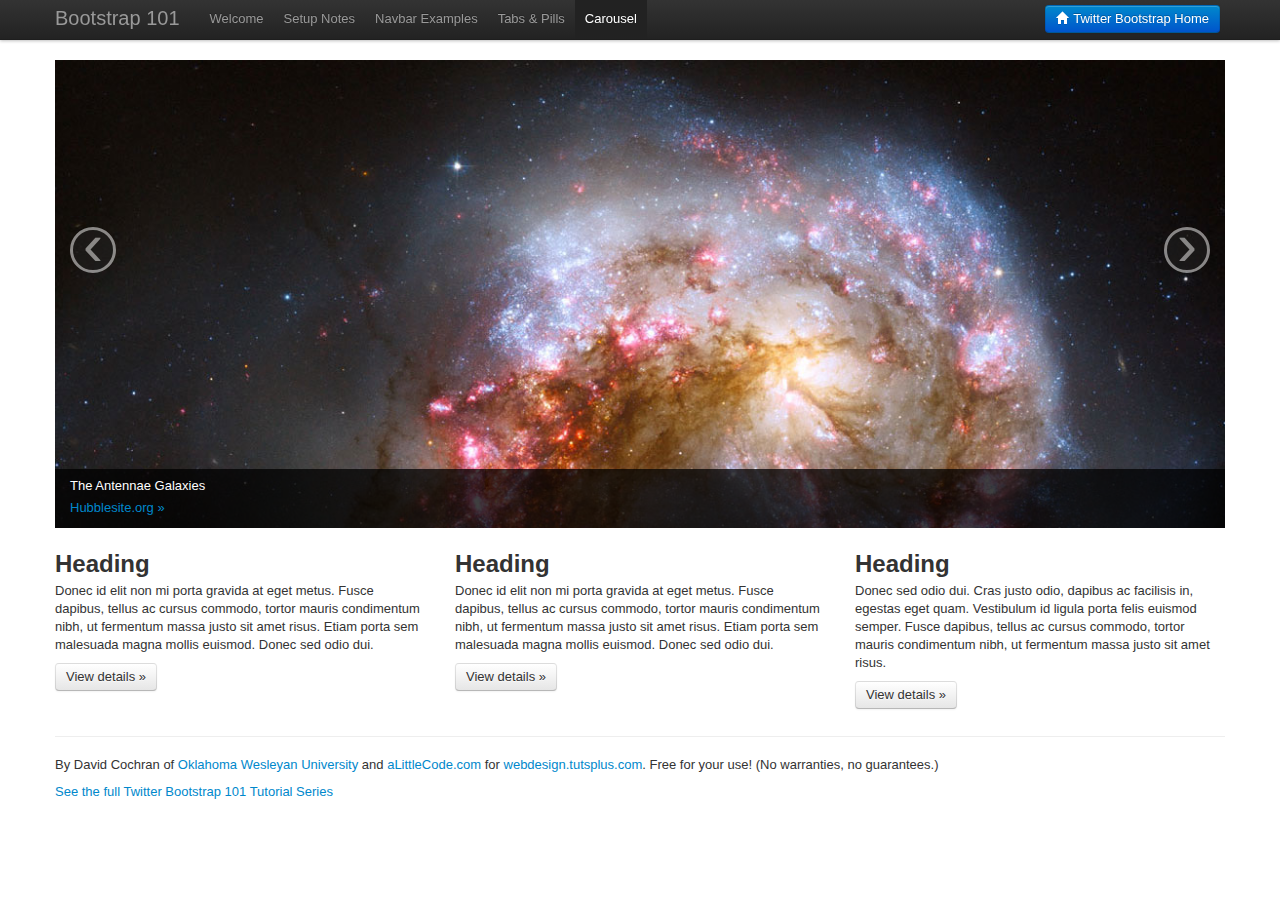
<file: carousel.html>
<!DOCTYPE html>
<html lang="en">
  <head>
    <meta charset="utf-8">
    <title>Carousel Example</title>
    <meta name="description" content="Example of Twitter Bootstrap's Carousel -- using Bootstrap version 2.0.4">
    <meta name="author" content="David Cochran for webdesign.tutsplus.com">

    <!-- Mobile viewport optimized: h5bp.com/viewport -->
    <meta name="viewport" content="width=device-width">

    <!-- Le styles -->
    <link href="css/bootstrap-trim.min.css" rel="stylesheet">
    <style type="text/css">
      body {
        padding-top: 60px;
        padding-bottom: 40px;
      }
    </style>
    <link href="css/bootstrap-responsive.min.css" rel="stylesheet">

    <!-- Le HTML5 shim, for IE6-8 support of HTML5 elements -->
    <!--[if lt IE 9]>
      <script src="http://html5shim.googlecode.com/svn/trunk/html5.js"></script>
    <![endif]-->

    <!-- Le fav and touch icons -->
    <!-- Commented out - update these with your own files -->
    <!-- 
      <link rel="shortcut icon" href="ico/favicon.ico">
      <link rel="apple-touch-icon-precomposed" sizes="144x144" href="ico/apple-touch-icon-144-precomposed.png">
      <link rel="apple-touch-icon-precomposed" sizes="114x114" href="ico/apple-touch-icon-114-precomposed.png">
      <link rel="apple-touch-icon-precomposed" sizes="72x72" href="ico/apple-touch-icon-72-precomposed.png">
      <link rel="apple-touch-icon-precomposed" href="ico/apple-touch-icon-57-precomposed.png"> 
    -->
  </head>

  <body>

    <div class="navbar navbar-fixed-top">
      <div class="navbar-inner">
        <div class="container">
          <a class="btn btn-navbar" data-toggle="collapse" data-target=".nav-collapse">
            <span class="icon-bar"></span>
            <span class="icon-bar"></span>
            <span class="icon-bar"></span>
          </a>
          <a class="brand" href="index.html">Bootstrap 101</a>
          <div class="nav-collapse">
            <ul class="nav">
              <li><a href="index.html">Welcome</a></li>
              <li><a href="setup-notes.html">Setup Notes</a></li>
              <li><a href="navbar-examples.html">Navbar Examples</a></li>
              <li><a href="tabs-pills.html">Tabs &amp; Pills</a></li>
              <li class="active"><a href="carousel.html">Carousel</a></li>
            </ul>
              <a class="btn btn-primary pull-right" href="http://twitter.github.com/bootstrap/"><b class="icon-home icon-white"></b> Twitter Bootstrap Home</a>
          </div><!-- /.nav-collapse -->
        </div><!-- /.container -->
      </div><!-- /navbar-inner -->
    </div><!-- /navbar -->

    <div class="container">

      <!--  Carousel -->
      <!--  consult Bootstrap docs at 
            http://twitter.github.com/bootstrap/javascript.html#carousel -->
      <div id="this-carousel-id" class="carousel slide">
        <div class="carousel-inner">
          <div class="item active">
            <a href="http://hubblesite.org/gallery/album/entire/pr2006046a/xlarge_web/npp/128/">  <img src="img/antennae.jpg" alt="Antennae Galaxies" />
            </a>
            <div class="carousel-caption">
              <p>The Antennae Galaxies</p>
              <p><a href="http://hubblesite.org/gallery/album/entire/pr2006046a/xlarge_web/npp/128/">Hubblesite.org &raquo;</a></p>
            </div>
          </div>
          <div class="item">
            <a href="http://hubblesite.org/gallery/album/entire/pr2007016e/xlarge_web/npp/128/">
              <img src="img/carina.jpg" alt="Carina Caterpillar" />
            </a>
            <div class="carousel-caption">
              <p>Carina Nebula: The Caterpillar</p>
              <p><a href="http://hubblesite.org/gallery/album/entire/pr2007016e/xlarge_web/npp/128/">Hubblesite.org &raquo;</a></p>
            </div>
          </div>
          <div class="item">
            <a href="http://hubblesite.org/gallery/album/entire/pr2003010i/npp/128/">
              <img src="img/echo.jpg" alt="Light Echo" />
            </a>
            <div class="carousel-caption">
              <p>Light Echo From Star V838 Monocerotis</p>
              <p><a href="http://hubblesite.org/gallery/album/entire/pr2003010i/npp/128/">Hubblesite.org &raquo;</a></p>
            </div>
          </div>
          <div class="item">
            <a href="http://hubblesite.org/gallery/album/entire/pr2006024a/xlarge_web/npp/128/">
              <img src="img/ngc5866.jpg" alt="Galaxy NGC5866" />
            </a>
            <div class="carousel-caption">
              <p>Galaxy NGC 5866</p>
              <p><a href="http://hubblesite.org/gallery/album/entire/pr2006024a/xlarge_web/npp/128/">Hubblesite.org &raquo;</a></p>
            </div>
          </div>
        </div><!-- .carousel-inner -->
        <!--  next and previous controls here
              href values must reference the id for this carousel -->
          <a class="carousel-control left" href="#this-carousel-id" data-slide="prev">&lsaquo;</a>
          <a class="carousel-control right" href="#this-carousel-id" data-slide="next">&rsaquo;</a>
      </div><!-- .carousel -->
      <!-- end carousel -->

      <!-- Example row of columns -->
      <div class="row">
        <div class="span4">
          <h2>Heading</h2>
           <p>Donec id elit non mi porta gravida at eget metus. Fusce dapibus, tellus ac cursus commodo, tortor mauris condimentum nibh, ut fermentum massa justo sit amet risus. Etiam porta sem malesuada magna mollis euismod. Donec sed odio dui. </p>
          <p><a class="btn" href="#">View details &raquo;</a></p>
        </div>
        <div class="span4">
          <h2>Heading</h2>
           <p>Donec id elit non mi porta gravida at eget metus. Fusce dapibus, tellus ac cursus commodo, tortor mauris condimentum nibh, ut fermentum massa justo sit amet risus. Etiam porta sem malesuada magna mollis euismod. Donec sed odio dui. </p>
          <p><a class="btn" href="#">View details &raquo;</a></p>
       </div>
        <div class="span4">
          <h2>Heading</h2>
          <p>Donec sed odio dui. Cras justo odio, dapibus ac facilisis in, egestas eget quam. Vestibulum id ligula porta felis euismod semper. Fusce dapibus, tellus ac cursus commodo, tortor mauris condimentum nibh, ut fermentum massa justo sit amet risus.</p>
          <p><a class="btn" href="#">View details &raquo;</a></p>
        </div>
      </div>

      <hr>

      <footer>
        <p>By David Cochran of <a href="http://okwu.edu">Oklahoma Wesleyan University</a> and <a href="http://alittlecode.com/">aLittleCode.com</a> for <a href="http://webdesign.tutsplus.com/">webdesign.tutsplus.com</a>. Free for your use! (No warranties, no guarantees.)</p>
        <p><a href="http://webdesign.tutsplus.com/series/twitter-bootstrap-101/">See the full Twitter Bootstrap 101 Tutorial Series</a></p>
      </footer>

    </div> <!-- /container -->

    <!-- Le javascript
    ================================================== -->
    <!-- Grab Google CDN's jQuery, with a protocol relative URL; fall back to local if necessary -->
    <script src="//ajax.googleapis.com/ajax/libs/jquery/1.7.2/jquery.min.js"></script>
    <script>window.jQuery || document.write('<script src="js/jquery-1.7.2.min.js"><\/script>')</script>

    <!-- Bootstrap jQuery plugins compiled and minified -->
    <script src="js/bootstrap-trim.min.js"></script>
    
    <script>
      $(document).ready(function(){
        $('.carousel').carousel({
          interval: 4000
        });
      });
    </script>

  </body>
</html>
</file>
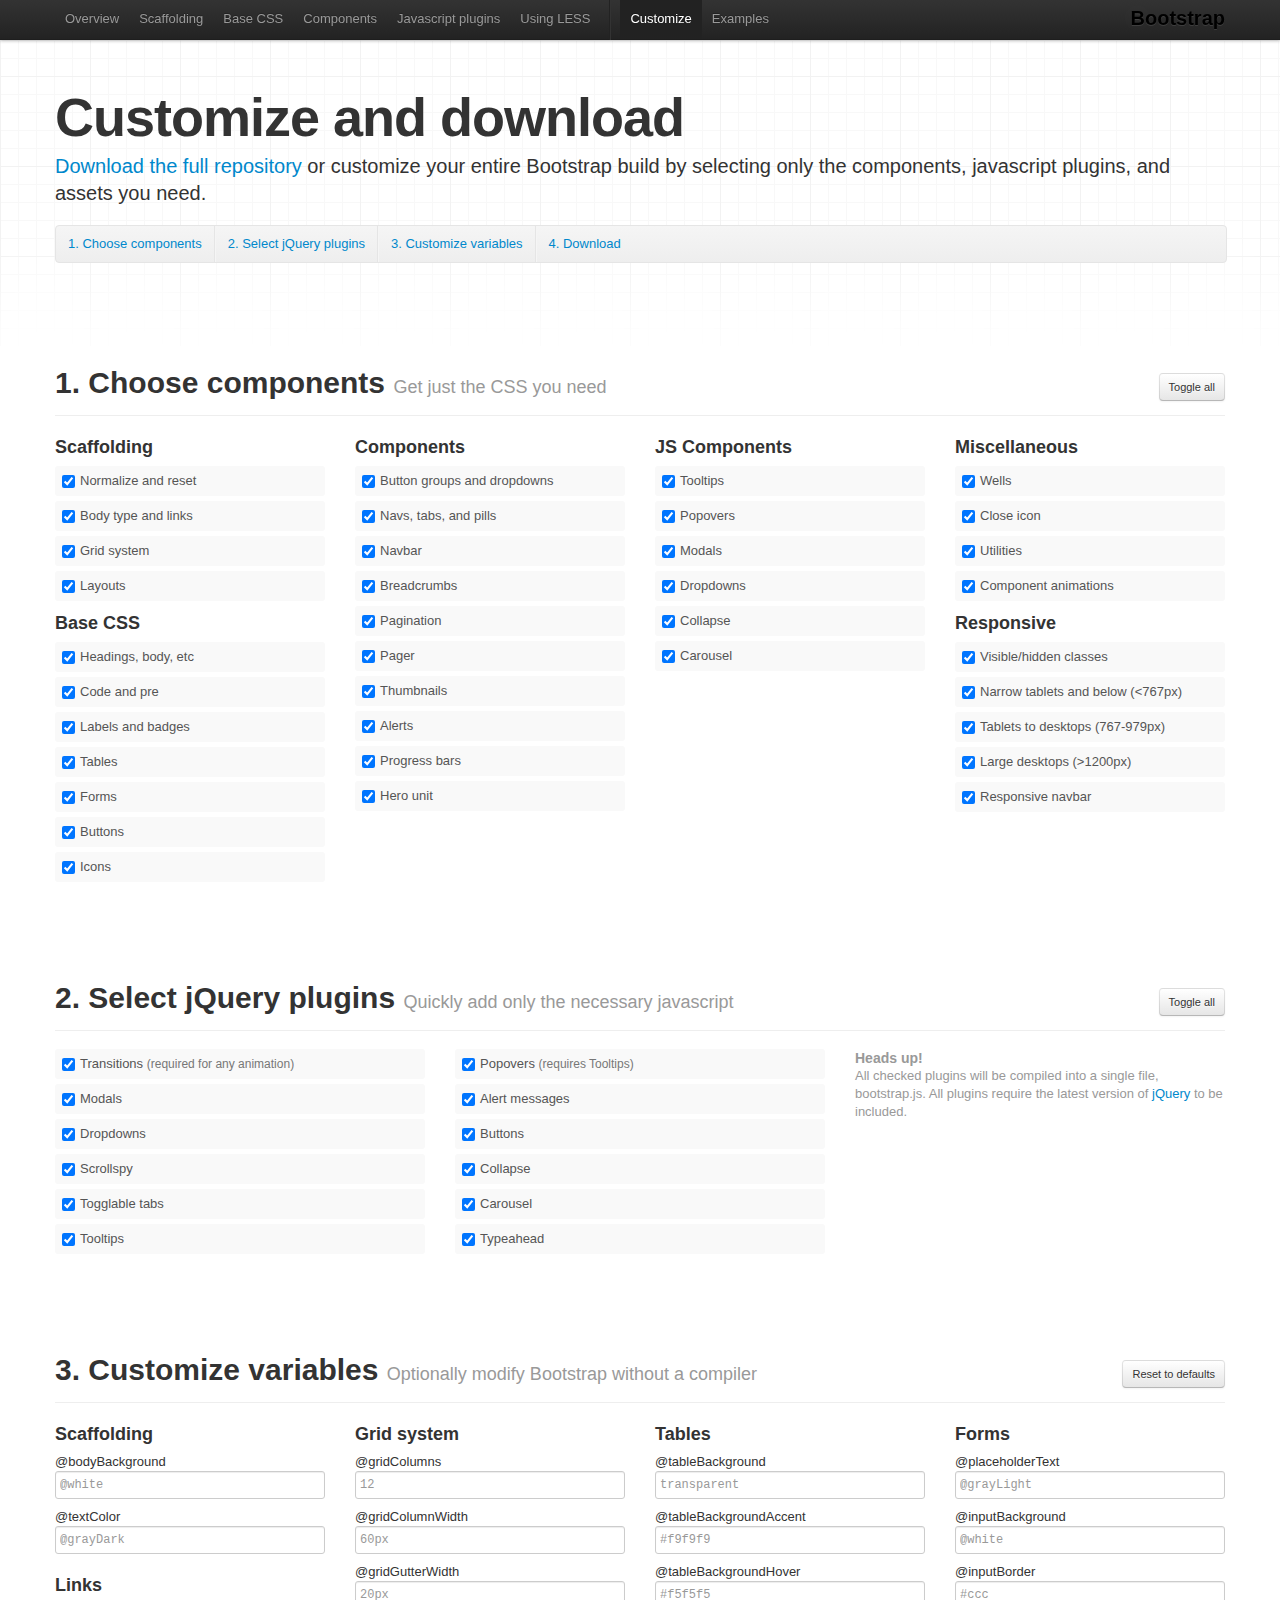
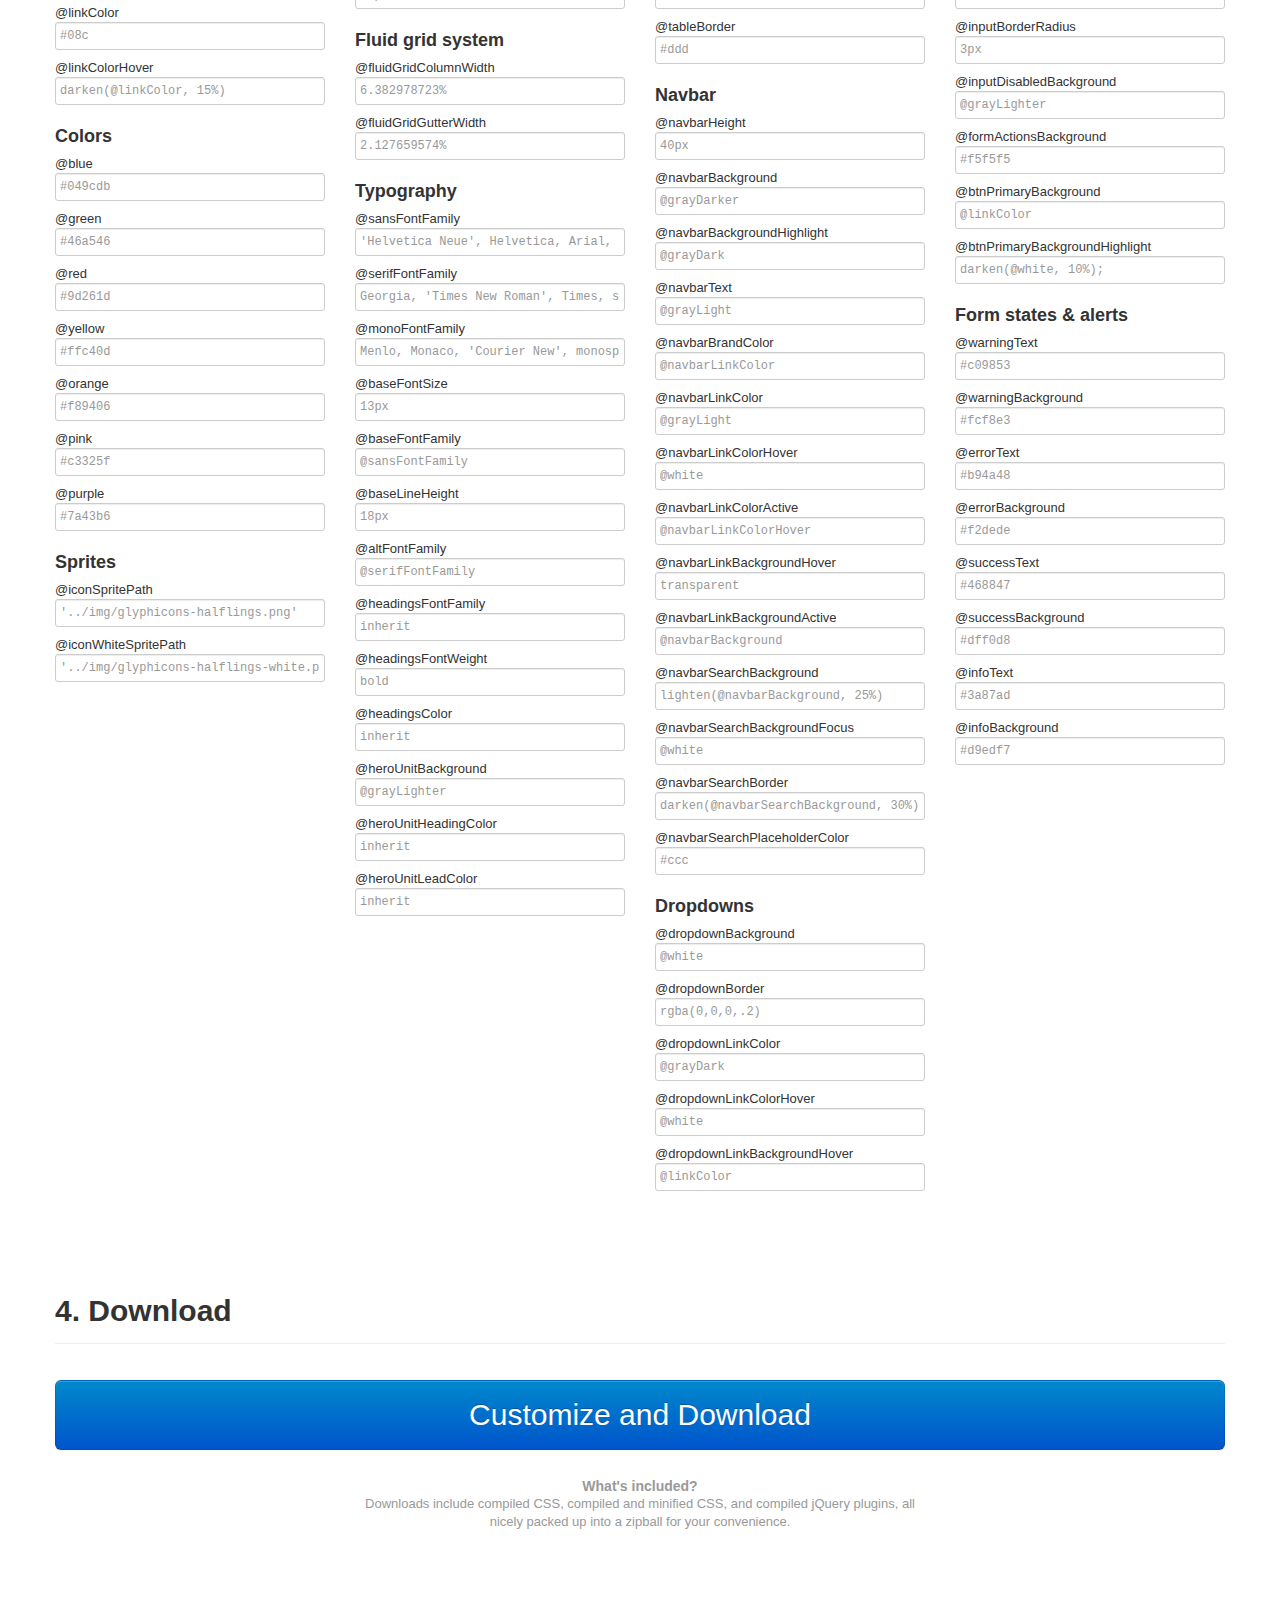
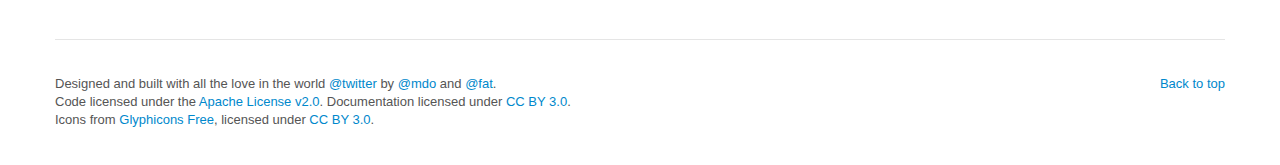
<file: download.html>
<!DOCTYPE html>
<html lang="en">
  <head>
    <meta charset="utf-8">
    <title>Download · Twitter Bootstrap</title>
    <meta name="viewport" content="width=device-width, initial-scale=1.0">
    <meta name="description" content="">
    <meta name="author" content="">

    <!-- Le styles -->
    <link href="assets/css/bootstrap.css" rel="stylesheet">
    <link href="assets/css/bootstrap-responsive.css" rel="stylesheet">
    <link href="assets/css/docs.css" rel="stylesheet">
    <link href="assets/js/google-code-prettify/prettify.css" rel="stylesheet">

    <!-- Le HTML5 shim, for IE6-8 support of HTML5 elements -->
    <!--[if lt IE 9]>
      <script src="http://html5shim.googlecode.com/svn/trunk/html5.js"></script>
    <![endif]-->

    <!-- Le fav and touch icons -->
    <link rel="shortcut icon" href="assets/ico/favicon.ico">
    <link rel="apple-touch-icon-precomposed" sizes="144x144" href="assets/ico/apple-touch-icon-144-precomposed.png">
    <link rel="apple-touch-icon-precomposed" sizes="114x114" href="assets/ico/apple-touch-icon-114-precomposed.png">
    <link rel="apple-touch-icon-precomposed" sizes="72x72" href="assets/ico/apple-touch-icon-72-precomposed.png">
    <link rel="apple-touch-icon-precomposed" href="assets/ico/apple-touch-icon-57-precomposed.png">

  </head>

  <body data-spy="scroll" data-target=".subnav" data-offset="50">


  <!-- Navbar
    ================================================== -->
    <div class="navbar navbar-fixed-top">
      <div class="navbar-inner">
        <div class="container">
          <button type="button"class="btn btn-navbar" data-toggle="collapse" data-target=".nav-collapse">
            <span class="icon-bar"></span>
            <span class="icon-bar"></span>
            <span class="icon-bar"></span>
          </button>
          <a class="brand" href="./index.html">Bootstrap</a>
          <div class="nav-collapse collapse">
            <ul class="nav">
              <li class="">
                <a href="./index.html">Overview</a>
              </li>
              <li class="">
                <a href="./scaffolding.html">Scaffolding</a>
              </li>
              <li class="">
                <a href="./base-css.html">Base CSS</a>
              </li>
              <li class="">
                <a href="./components.html">Components</a>
              </li>
              <li class="">
                <a href="./javascript.html">Javascript plugins</a>
              </li>
              <li class="">
                <a href="./less.html">Using LESS</a>
              </li>
              <li class="divider-vertical"></li>
              <li class="active">
                <a href="./download.html">Customize</a>
              </li>
              <li class="">
                <a href="./examples.html">Examples</a>
              </li>
            </ul>
          </div>
        </div>
      </div>
    </div>

    <div class="container">

<!-- Masthead
================================================== -->
<header class="jumbotron subhead" id="overview">
  <h1>Customize and download</h1>
  <p class="lead"><a href="https://github.com/twitter/bootstrap/zipball/master">Download the full repository</a> or customize your entire Bootstrap build by selecting only the components, javascript plugins, and assets you need.</p>
  <div class="subnav">
    <ul class="nav nav-pills">
      <li><a href="#components">1. Choose components</a></li>
      <li><a href="#plugins">2. Select jQuery plugins</a></li>
      <li><a href="#variables">3. Customize variables</a></li>
      <li><a href="#download">4. Download</a></li>
    </ul>
  </div>
</header>

<section class="download" id="components">
  <div class="page-header">
    <a class="btn btn-small pull-right toggle-all" href="#">Toggle all</a>
    <h1>
      1. Choose components
      <small>Get just the CSS you need</small>
    </h1>
  </div>
  <div class="row download-builder">
    <div class="span3">
      <h3>Scaffolding</h3>
      <label class="checkbox"><input checked="checked" type="checkbox" value="reset.less"> Normalize and reset</label>
      <label class="checkbox"><input checked="checked" type="checkbox" value="scaffolding.less"> Body type and links</label>
      <label class="checkbox"><input checked="checked" type="checkbox" value="grid.less"> Grid system</label>
      <label class="checkbox"><input checked="checked" type="checkbox" value="layouts.less"> Layouts</label>
      <h3>Base CSS</h3>
      <label class="checkbox"><input checked="checked" type="checkbox" value="type.less"> Headings, body, etc</label>
      <label class="checkbox"><input checked="checked" type="checkbox" value="code.less"> Code and pre</label>
      <label class="checkbox"><input checked="checked" type="checkbox" value="labels-badges.less"> Labels and badges</label>
      <label class="checkbox"><input checked="checked" type="checkbox" value="tables.less"> Tables</label>
      <label class="checkbox"><input checked="checked" type="checkbox" value="forms.less"> Forms</label>
      <label class="checkbox"><input checked="checked" type="checkbox" value="buttons.less"> Buttons</label>
      <label class="checkbox"><input checked="checked" type="checkbox" value="sprites.less"> Icons</label>
    </div><!-- /span -->
    <div class="span3">
      <h3>Components</h3>
      <label class="checkbox"><input checked="checked" type="checkbox" value="button-groups.less"> Button groups and dropdowns</label>
      <label class="checkbox"><input checked="checked" type="checkbox" value="navs.less"> Navs, tabs, and pills</label>
      <label class="checkbox"><input checked="checked" type="checkbox" value="navbar.less"> Navbar</label>
      <label class="checkbox"><input checked="checked" type="checkbox" value="breadcrumbs.less"> Breadcrumbs</label>
      <label class="checkbox"><input checked="checked" type="checkbox" value="pagination.less"> Pagination</label>
      <label class="checkbox"><input checked="checked" type="checkbox" value="pager.less"> Pager</label>
      <label class="checkbox"><input checked="checked" type="checkbox" value="thumbnails.less"> Thumbnails</label>
      <label class="checkbox"><input checked="checked" type="checkbox" value="alerts.less"> Alerts</label>
      <label class="checkbox"><input checked="checked" type="checkbox" value="progress-bars.less"> Progress bars</label>
      <label class="checkbox"><input checked="checked" type="checkbox" value="hero-unit.less"> Hero unit</label>
    </div><!-- /span -->
    <div class="span3">
      <h3>JS Components</h3>
      <label class="checkbox"><input checked="checked" type="checkbox" value="tooltip.less"> Tooltips</label>
      <label class="checkbox"><input checked="checked" type="checkbox" value="popovers.less"> Popovers</label>
      <label class="checkbox"><input checked="checked" type="checkbox" value="modals.less"> Modals</label>
      <label class="checkbox"><input checked="checked" type="checkbox" value="dropdowns.less"> Dropdowns</label>
      <label class="checkbox"><input checked="checked" type="checkbox" value="accordion.less"> Collapse</label>
      <label class="checkbox"><input checked="checked" type="checkbox" value="carousel.less"> Carousel</label>
    </div><!-- /span -->
    <div class="span3">
      <h3>Miscellaneous</h3>
      <label class="checkbox"><input checked="checked" type="checkbox" value="wells.less"> Wells</label>
      <label class="checkbox"><input checked="checked" type="checkbox" value="close.less"> Close icon</label>
      <label class="checkbox"><input checked="checked" type="checkbox" value="utilities.less"> Utilities</label>
      <label class="checkbox"><input checked="checked" type="checkbox" value="component-animations.less"> Component animations</label>
      <h3>Responsive</h3>
      <label class="checkbox"><input checked="checked" type="checkbox" value="responsive-utilities.less"> Visible/hidden classes</label>
      <label class="checkbox"><input checked="checked" type="checkbox" value="responsive-767px-max.less"> Narrow tablets and below (<767px)</label>
      <label class="checkbox"><input checked="checked" type="checkbox" value="responsive-768px-979px.less"> Tablets to desktops (767-979px)</label>
      <label class="checkbox"><input checked="checked" type="checkbox" value="responsive-1200px-min.less"> Large desktops (>1200px)</label>
      <label class="checkbox"><input checked="checked" type="checkbox" value="responsive-navbar.less"> Responsive navbar</label>
    </div><!-- /span -->
  </div><!-- /row -->
</section>

<section class="download" id="plugins">
  <div class="page-header">
    <a class="btn btn-small pull-right toggle-all" href="#">Toggle all</a>
    <h1>
      2. Select jQuery plugins
      <small>Quickly add only the necessary javascript</small>
    </h1>
  </div>
  <div class="row download-builder">
    <div class="span4">
      <label class="checkbox">
        <input type="checkbox" checked="true" value="bootstrap-transition.js">
        Transitions <small>(required for any animation)</small>
      </label>
      <label class="checkbox">
        <input type="checkbox" checked="true" value="bootstrap-modal.js">
        Modals
      </label>
      <label class="checkbox">
        <input type="checkbox" checked="true" value="bootstrap-dropdown.js">
        Dropdowns
      </label>
      <label class="checkbox">
        <input type="checkbox" checked="true" value="bootstrap-scrollspy.js">
        Scrollspy
      </label>
      <label class="checkbox">
        <input type="checkbox" checked="true" value="bootstrap-tab.js">
        Togglable tabs
      </label>
      <label class="checkbox">
        <input type="checkbox" checked="true" value="bootstrap-tooltip.js">
        Tooltips
      </label>
    </div><!-- /span -->
    <div class="span4">
      <label class="checkbox">
        <input type="checkbox" checked="true" value="bootstrap-popover.js">
        Popovers <small>(requires Tooltips)</small>
      </label>
      <label class="checkbox">
        <input type="checkbox" checked="true" value="bootstrap-alert.js">
        Alert messages
      </label>
      <label class="checkbox">
        <input type="checkbox" checked="true" value="bootstrap-button.js">
        Buttons
      </label>
      <label class="checkbox">
        <input type="checkbox" checked="true" value="bootstrap-collapse.js">
        Collapse
      </label>
      <label class="checkbox">
        <input type="checkbox" checked="true" value="bootstrap-carousel.js">
        Carousel
      </label>
      <label class="checkbox">
        <input type="checkbox" checked="true" value="bootstrap-typeahead.js">
        Typeahead
      </label>
    </div><!-- /span -->
    <div class="span4">
      <h4 class="muted">Heads up!</h4>
      <p class="muted">All checked plugins will be compiled into a single file, bootstrap.js. All plugins require the latest version of <a href="http://jquery.com/" target="_blank">jQuery</a> to be included.</p>
    </div><!-- /span -->
  </div><!-- /row -->
</section>


<section class="download" id="variables">
  <div class="page-header">
    <a class="btn btn-small pull-right toggle-all" href="#">Reset to defaults</a>
    <h1>
      3. Customize variables
      <small>Optionally modify Bootstrap without a compiler</small>
    </h1>
  </div>
  <div class="row download-builder">
    <div class="span3">
      <h3>Scaffolding</h3>
      <label>@bodyBackground</label>
      <input type="text" class="span3" placeholder="@white">
      <label>@textColor</label>
      <input type="text" class="span3" placeholder="@grayDark">

      <h3>Links</h3>
      <label>@linkColor</label>
      <input type="text" class="span3" placeholder="#08c">
      <label>@linkColorHover</label>
      <input type="text" class="span3" placeholder="darken(@linkColor, 15%)">
      <h3>Colors</h3>
      <label>@blue</label>
      <input type="text" class="span3" placeholder="#049cdb">
      <label>@green</label>
      <input type="text" class="span3" placeholder="#46a546">
      <label>@red</label>
      <input type="text" class="span3" placeholder="#9d261d">
      <label>@yellow</label>
      <input type="text" class="span3" placeholder="#ffc40d">
      <label>@orange</label>
      <input type="text" class="span3" placeholder="#f89406">
      <label>@pink</label>
      <input type="text" class="span3" placeholder="#c3325f">
      <label>@purple</label>
      <input type="text" class="span3" placeholder="#7a43b6">

      <h3>Sprites</h3>
      <label>@iconSpritePath</label>
      <input type="text" class="span3" placeholder="'../img/glyphicons-halflings.png'">
      <label>@iconWhiteSpritePath</label>
      <input type="text" class="span3" placeholder="'../img/glyphicons-halflings-white.png'">

    </div><!-- /span -->
    <div class="span3">
      <h3>Grid system</h3>
      <label>@gridColumns</label>
      <input type="text" class="span3" placeholder="12">
      <label>@gridColumnWidth</label>
      <input type="text" class="span3" placeholder="60px">
      <label>@gridGutterWidth</label>
      <input type="text" class="span3" placeholder="20px">
      <h3>Fluid grid system</h3>
      <label>@fluidGridColumnWidth</label>
      <input type="text" class="span3" placeholder="6.382978723%">
      <label>@fluidGridGutterWidth</label>
      <input type="text" class="span3" placeholder="2.127659574%">

      <h3>Typography</h3>
      <label>@sansFontFamily</label>
      <input type="text" class="span3" placeholder="'Helvetica Neue', Helvetica, Arial, sans-serif">
      <label>@serifFontFamily</label>
      <input type="text" class="span3" placeholder="Georgia, 'Times New Roman', Times, serif">
      <label>@monoFontFamily</label>
      <input type="text" class="span3" placeholder="Menlo, Monaco, 'Courier New', monospace">
      <label>@baseFontSize</label>
      <input type="text" class="span3" placeholder="13px">
      <label>@baseFontFamily</label>
      <input type="text" class="span3" placeholder="@sansFontFamily">
      <label>@baseLineHeight</label>
      <input type="text" class="span3" placeholder="18px">
      <label>@altFontFamily</label>
      <input type="text" class="span3" placeholder="@serifFontFamily">
      <label>@headingsFontFamily</label>
      <input type="text" class="span3" placeholder="inherit">
      <label>@headingsFontWeight</label>
      <input type="text" class="span3" placeholder="bold">
      <label>@headingsColor</label>
      <input type="text" class="span3" placeholder="inherit">
      <label>@heroUnitBackground</label>
      <input type="text" class="span3" placeholder="@grayLighter">
      <label>@heroUnitHeadingColor</label>
      <input type="text" class="span3" placeholder="inherit">
      <label>@heroUnitLeadColor</label>
      <input type="text" class="span3" placeholder="inherit">
    </div><!-- /span -->
    <div class="span3">
      <h3>Tables</h3>
      <label>@tableBackground</label>
      <input type="text" class="span3" placeholder="transparent">
      <label>@tableBackgroundAccent</label>
      <input type="text" class="span3" placeholder="#f9f9f9">
      <label>@tableBackgroundHover</label>
      <input type="text" class="span3" placeholder="#f5f5f5">
      <label>@tableBorder</label>
      <input type="text" class="span3" placeholder="#ddd">

      <h3>Navbar</h3>
      <label>@navbarHeight</label>
      <input type="text" class="span3" placeholder="40px">
      <label>@navbarBackground</label>
      <input type="text" class="span3" placeholder="@grayDarker">
      <label>@navbarBackgroundHighlight</label>
      <input type="text" class="span3" placeholder="@grayDark">
      <label>@navbarText</label>
      <input type="text" class="span3" placeholder="@grayLight">
      <label>@navbarBrandColor</label>
      <input type="text" class="span3" placeholder="@navbarLinkColor">
      <label>@navbarLinkColor</label>
      <input type="text" class="span3" placeholder="@grayLight">
      <label>@navbarLinkColorHover</label>
      <input type="text" class="span3" placeholder="@white">
      <label>@navbarLinkColorActive</label>
      <input type="text" class="span3" placeholder="@navbarLinkColorHover">
      <label>@navbarLinkBackgroundHover</label>
      <input type="text" class="span3" placeholder="transparent">
      <label>@navbarLinkBackgroundActive</label>
      <input type="text" class="span3" placeholder="@navbarBackground">
      <label>@navbarSearchBackground</label>
      <input type="text" class="span3" placeholder="lighten(@navbarBackground, 25%)">
      <label>@navbarSearchBackgroundFocus</label>
      <input type="text" class="span3" placeholder="@white">
      <label>@navbarSearchBorder</label>
      <input type="text" class="span3" placeholder="darken(@navbarSearchBackground, 30%)">
      <label>@navbarSearchPlaceholderColor</label>
      <input type="text" class="span3" placeholder="#ccc">

      <h3>Dropdowns</h3>
      <label>@dropdownBackground</label>
      <input type="text" class="span3" placeholder="@white">
      <label>@dropdownBorder</label>
      <input type="text" class="span3" placeholder="rgba(0,0,0,.2)">
      <label>@dropdownLinkColor</label>
      <input type="text" class="span3" placeholder="@grayDark">
      <label>@dropdownLinkColorHover</label>
      <input type="text" class="span3" placeholder="@white">
      <label>@dropdownLinkBackgroundHover</label>
      <input type="text" class="span3" placeholder="@linkColor">
    </div><!-- /span -->
    <div class="span3">
      <h3>Forms</h3>
      <label>@placeholderText</label>
      <input type="text" class="span3" placeholder="@grayLight">
      <label>@inputBackground</label>
      <input type="text" class="span3" placeholder="@white">
      <label>@inputBorder</label>
      <input type="text" class="span3" placeholder="#ccc">
      <label>@inputBorderRadius</label>
      <input type="text" class="span3" placeholder="3px">
      <label>@inputDisabledBackground</label>
      <input type="text" class="span3" placeholder="@grayLighter">
      <label>@formActionsBackground</label>
      <input type="text" class="span3" placeholder="#f5f5f5">

      <label>@btnPrimaryBackground</label>
      <input type="text" class="span3" placeholder="@linkColor">
      <label>@btnPrimaryBackgroundHighlight</label>
      <input type="text" class="span3" placeholder="darken(@white, 10%);">

      <h3>Form states &amp; alerts</h3>
      <label>@warningText</label>
      <input type="text" class="span3" placeholder="#c09853">
      <label>@warningBackground</label>
      <input type="text" class="span3" placeholder="#fcf8e3">
      <label>@errorText</label>
      <input type="text" class="span3" placeholder="#b94a48">
      <label>@errorBackground</label>
      <input type="text" class="span3" placeholder="#f2dede">
      <label>@successText</label>
      <input type="text" class="span3" placeholder="#468847">
      <label>@successBackground</label>
      <input type="text" class="span3" placeholder="#dff0d8">
      <label>@infoText</label>
      <input type="text" class="span3" placeholder="#3a87ad">
      <label>@infoBackground</label>
      <input type="text" class="span3" placeholder="#d9edf7">
    </div><!-- /span -->
  </div><!-- /row -->
</section>

<section class="download" id="download">
  <div class="page-header">
    <h1>
      4. Download
    </h1>
  </div>
  <div class="download-btn">
    <a class="btn btn-primary" href="#" >Customize and Download</a>
    <h4>What's included?</h4>
    <p>Downloads include compiled CSS, compiled and minified CSS, and compiled jQuery plugins, all nicely packed up into a zipball for your convenience.</p>
  </div>
</section><!-- /download -->


     <!-- Footer
      ================================================== -->
      <footer class="footer">
        <p class="pull-right"><a href="#">Back to top</a></p>
        <p>Designed and built with all the love in the world <a href="http://twitter.com/twitter" target="_blank">@twitter</a> by <a href="http://twitter.com/mdo" target="_blank">@mdo</a> and <a href="http://twitter.com/fat" target="_blank">@fat</a>.</p>
        <p>Code licensed under the <a href="http://www.apache.org/licenses/LICENSE-2.0" target="_blank">Apache License v2.0</a>. Documentation licensed under <a href="http://creativecommons.org/licenses/by/3.0/">CC BY 3.0</a>.</p>
        <p>Icons from <a href="http://glyphicons.com">Glyphicons Free</a>, licensed under <a href="http://creativecommons.org/licenses/by/3.0/">CC BY 3.0</a>.</p>
      </footer>

    </div><!-- /container -->



    <!-- Le javascript
    ================================================== -->
    <!-- Placed at the end of the document so the pages load faster -->
    <script type="text/javascript" src="http://platform.twitter.com/widgets.js"></script>
    <script src="assets/js/jquery.js"></script>
    <script src="assets/js/google-code-prettify/prettify.js"></script>
    <script src="assets/js/bootstrap-transition.js"></script>
    <script src="assets/js/bootstrap-alert.js"></script>
    <script src="assets/js/bootstrap-modal.js"></script>
    <script src="assets/js/bootstrap-dropdown.js"></script>
    <script src="assets/js/bootstrap-scrollspy.js"></script>
    <script src="assets/js/bootstrap-tab.js"></script>
    <script src="assets/js/bootstrap-tooltip.js"></script>
    <script src="assets/js/bootstrap-popover.js"></script>
    <script src="assets/js/bootstrap-button.js"></script>
    <script src="assets/js/bootstrap-collapse.js"></script>
    <script src="assets/js/bootstrap-carousel.js"></script>
    <script src="assets/js/bootstrap-typeahead.js"></script>
    <script src="assets/js/application.js"></script>


  </body>
</html>
</file>
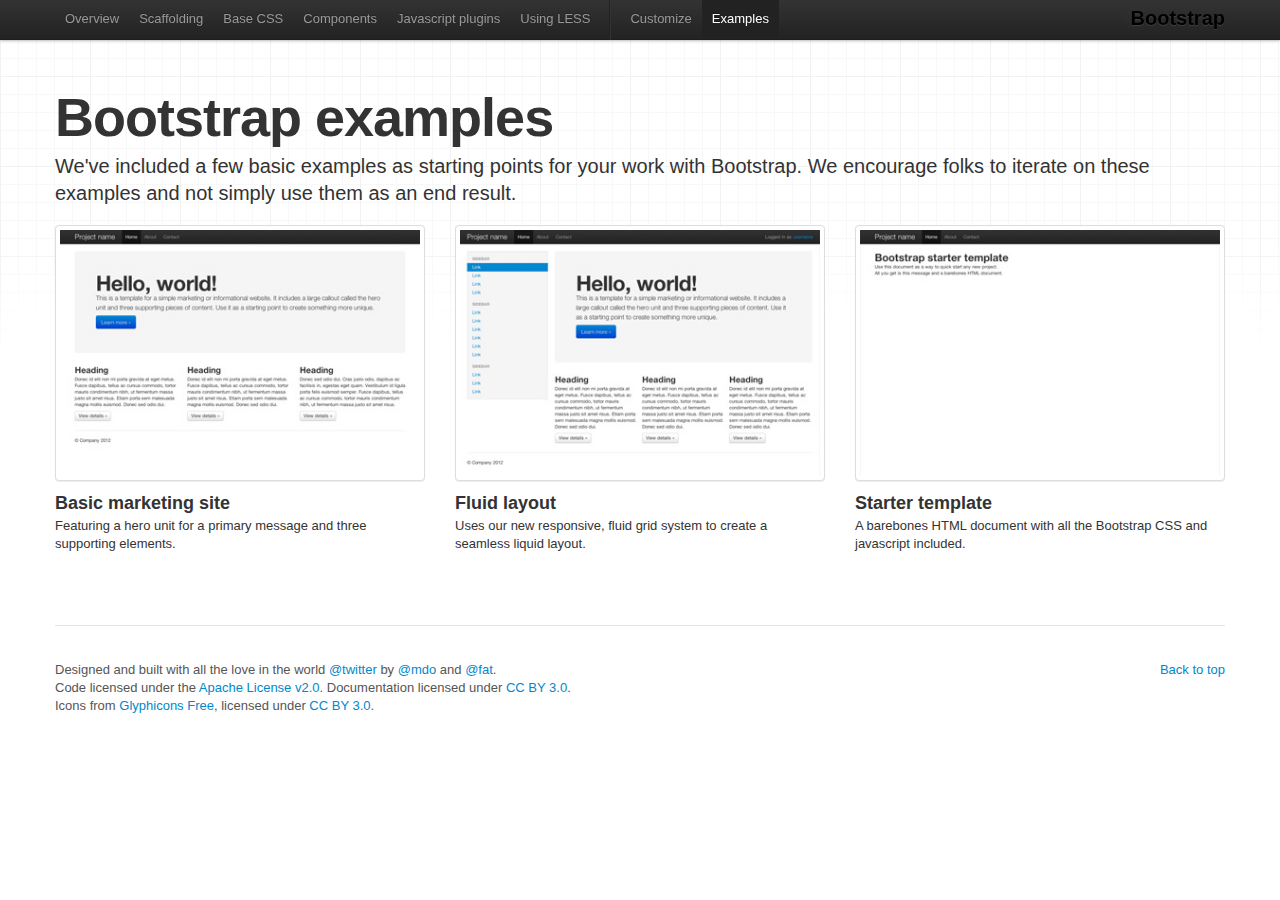
<file: examples.html>
<!DOCTYPE html>
<html lang="en">
  <head>
    <meta charset="utf-8">
    <title>Examples · Twitter Bootstrap</title>
    <meta name="viewport" content="width=device-width, initial-scale=1.0">
    <meta name="description" content="">
    <meta name="author" content="">

    <!-- Le styles -->
    <link href="assets/css/bootstrap.css" rel="stylesheet">
    <link href="assets/css/bootstrap-responsive.css" rel="stylesheet">
    <link href="assets/css/docs.css" rel="stylesheet">
    <link href="assets/js/google-code-prettify/prettify.css" rel="stylesheet">

    <!-- Le HTML5 shim, for IE6-8 support of HTML5 elements -->
    <!--[if lt IE 9]>
      <script src="http://html5shim.googlecode.com/svn/trunk/html5.js"></script>
    <![endif]-->

    <!-- Le fav and touch icons -->
    <link rel="shortcut icon" href="assets/ico/favicon.ico">
    <link rel="apple-touch-icon-precomposed" sizes="144x144" href="assets/ico/apple-touch-icon-144-precomposed.png">
    <link rel="apple-touch-icon-precomposed" sizes="114x114" href="assets/ico/apple-touch-icon-114-precomposed.png">
    <link rel="apple-touch-icon-precomposed" sizes="72x72" href="assets/ico/apple-touch-icon-72-precomposed.png">
    <link rel="apple-touch-icon-precomposed" href="assets/ico/apple-touch-icon-57-precomposed.png">

  </head>

  <body data-spy="scroll" data-target=".subnav" data-offset="50">


  <!-- Navbar
    ================================================== -->
    <div class="navbar navbar-fixed-top">
      <div class="navbar-inner">
        <div class="container">
          <button type="button"class="btn btn-navbar" data-toggle="collapse" data-target=".nav-collapse">
            <span class="icon-bar"></span>
            <span class="icon-bar"></span>
            <span class="icon-bar"></span>
          </button>
          <a class="brand" href="./index.html">Bootstrap</a>
          <div class="nav-collapse collapse">
            <ul class="nav">
              <li class="">
                <a href="./index.html">Overview</a>
              </li>
              <li class="">
                <a href="./scaffolding.html">Scaffolding</a>
              </li>
              <li class="">
                <a href="./base-css.html">Base CSS</a>
              </li>
              <li class="">
                <a href="./components.html">Components</a>
              </li>
              <li class="">
                <a href="./javascript.html">Javascript plugins</a>
              </li>
              <li class="">
                <a href="./less.html">Using LESS</a>
              </li>
              <li class="divider-vertical"></li>
              <li class="">
                <a href="./download.html">Customize</a>
              </li>
              <li class="active">
                <a href="./examples.html">Examples</a>
              </li>
            </ul>
          </div>
        </div>
      </div>
    </div>

    <div class="container">

<!-- Masthead
================================================== -->
<header class="jumbotron subhead" id="overview">
  <h1>Bootstrap examples</h1>
  <p class="lead">We've included a few basic examples as starting points for your work with Bootstrap. We encourage folks to iterate on these examples and not simply use them as an end result.</p>
</header>


<ul class="thumbnails bootstrap-examples">
  <li class="span4">
    <a class="thumbnail" href="examples/hero.html">
      <img src="assets/img/examples/bootstrap-example-hero.jpg" alt="">
    </a>
    <h3>Basic marketing site</h3>
    <p>Featuring a hero unit for a primary message and three supporting elements.</p>
  </li>
  <li class="span4">
    <a class="thumbnail" href="examples/fluid.html">
      <img src="assets/img/examples/bootstrap-example-fluid.jpg" alt="">
    </a>
    <h3>Fluid layout</h3>
    <p>Uses our new responsive, fluid grid system to create a seamless liquid layout.</p>
  </li>
  <li class="span4">
    <a class="thumbnail" href="examples/starter-template.html">
      <img src="assets/img/examples/bootstrap-example-starter.jpg" alt="">
    </a>
    <h3>Starter template</h3>
    <p>A barebones HTML document with all the Bootstrap CSS and javascript included.</p>
  </li>
</ul>


     <!-- Footer
      ================================================== -->
      <footer class="footer">
        <p class="pull-right"><a href="#">Back to top</a></p>
        <p>Designed and built with all the love in the world <a href="http://twitter.com/twitter" target="_blank">@twitter</a> by <a href="http://twitter.com/mdo" target="_blank">@mdo</a> and <a href="http://twitter.com/fat" target="_blank">@fat</a>.</p>
        <p>Code licensed under the <a href="http://www.apache.org/licenses/LICENSE-2.0" target="_blank">Apache License v2.0</a>. Documentation licensed under <a href="http://creativecommons.org/licenses/by/3.0/">CC BY 3.0</a>.</p>
        <p>Icons from <a href="http://glyphicons.com">Glyphicons Free</a>, licensed under <a href="http://creativecommons.org/licenses/by/3.0/">CC BY 3.0</a>.</p>
      </footer>

    </div><!-- /container -->



    <!-- Le javascript
    ================================================== -->
    <!-- Placed at the end of the document so the pages load faster -->
    <script type="text/javascript" src="http://platform.twitter.com/widgets.js"></script>
    <script src="assets/js/jquery.js"></script>
    <script src="assets/js/google-code-prettify/prettify.js"></script>
    <script src="assets/js/bootstrap-transition.js"></script>
    <script src="assets/js/bootstrap-alert.js"></script>
    <script src="assets/js/bootstrap-modal.js"></script>
    <script src="assets/js/bootstrap-dropdown.js"></script>
    <script src="assets/js/bootstrap-scrollspy.js"></script>
    <script src="assets/js/bootstrap-tab.js"></script>
    <script src="assets/js/bootstrap-tooltip.js"></script>
    <script src="assets/js/bootstrap-popover.js"></script>
    <script src="assets/js/bootstrap-button.js"></script>
    <script src="assets/js/bootstrap-collapse.js"></script>
    <script src="assets/js/bootstrap-carousel.js"></script>
    <script src="assets/js/bootstrap-typeahead.js"></script>
    <script src="assets/js/application.js"></script>


  </body>
</html>
</file>
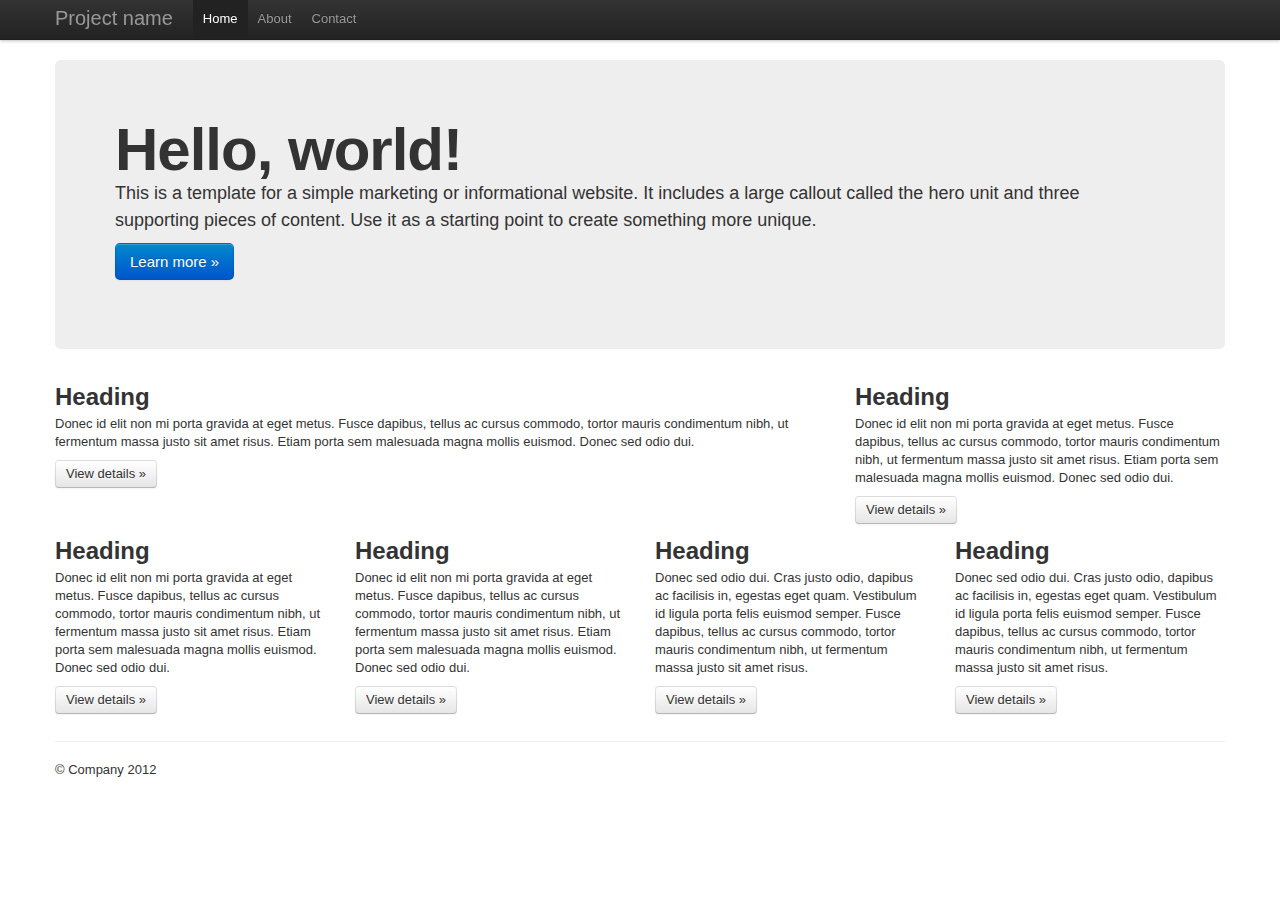
<file: hero.html>
<!DOCTYPE html>
<html lang="en">
  <head>
    <meta charset="utf-8">
    <title>Bootstrap, from Twitter</title>
    <meta name="viewport" content="width=device-width, initial-scale=1.0">
    <meta name="description" content="">
    <meta name="author" content="">

    <!-- Le styles -->
    <link href="assets/css/bootstrap.css" rel="stylesheet">
    <style type="text/css">
      body {
        padding-top: 60px;
        padding-bottom: 40px;
      }
    </style>
    <link href="assets/css/bootstrap-responsive.css" rel="stylesheet">

    <!-- Le HTML5 shim, for IE6-8 support of HTML5 elements -->
    <!--[if lt IE 9]>
      <script src="http://html5shim.googlecode.com/svn/trunk/html5.js"></script>
    <![endif]-->

    <!-- Le fav and touch icons -->
    <link rel="shortcut icon" href="assets/ico/favicon.ico">
    <link rel="apple-touch-icon-precomposed" sizes="144x144" href="assets/ico/apple-touch-icon-144-precomposed.png">
    <link rel="apple-touch-icon-precomposed" sizes="114x114" href="assets/ico/apple-touch-icon-114-precomposed.png">
    <link rel="apple-touch-icon-precomposed" sizes="72x72" href="assets/ico/apple-touch-icon-72-precomposed.png">
    <link rel="apple-touch-icon-precomposed" href="assets/ico/apple-touch-icon-57-precomposed.png">
  </head>

  <body>

    <div class="navbar navbar-fixed-top">
      <div class="navbar-inner">
        <div class="container">
          <a class="btn btn-navbar" data-toggle="collapse" data-target=".nav-collapse">
            <span class="icon-bar"></span>
            <span class="icon-bar"></span>
            <span class="icon-bar"></span>
          </a>
          <a class="brand" href="#">Project name</a>
          <div class="nav-collapse">
            <ul class="nav">
              <li class="active"><a href="#">Home</a></li>
              <li><a href="#about">About</a></li>
              <li><a href="#contact">Contact</a></li>
            </ul>
          </div><!--/.nav-collapse -->
        </div>
      </div>
    </div>

    <div class="container">

      <!-- Main hero unit for a primary marketing message or call to action -->
      <div class="hero-unit">
        <h1>Hello, world!</h1>
        <p>This is a template for a simple marketing or informational website. It includes a large callout called the hero unit and three supporting pieces of content. Use it as a starting point to create something more unique.</p>
        <p><a class="btn btn-primary btn-large">Learn more &raquo;</a></p>
      </div>

      <!-- Example row of columns -->
      <div class="row">
        <div class="span8">
          <h2>Heading</h2>
           <p>Donec id elit non mi porta gravida at eget metus. Fusce dapibus, tellus ac cursus commodo, tortor mauris condimentum nibh, ut fermentum massa justo sit amet risus. Etiam porta sem malesuada magna mollis euismod. Donec sed odio dui. </p>
          <p><a class="btn" href="#">View details &raquo;</a></p>
        </div>
        <div class="span4">
          <h2>Heading</h2>
           <p>Donec id elit non mi porta gravida at eget metus. Fusce dapibus, tellus ac cursus commodo, tortor mauris condimentum nibh, ut fermentum massa justo sit amet risus. Etiam porta sem malesuada magna mollis euismod. Donec sed odio dui. </p>
          <p><a class="btn" href="#">View details &raquo;</a></p>
       </div>
      </div>

      <!-- Second row of columns -->
      <div class="row">
        <div class="span3">
          <h2>Heading</h2>
           <p>Donec id elit non mi porta gravida at eget metus. Fusce dapibus, tellus ac cursus commodo, tortor mauris condimentum nibh, ut fermentum massa justo sit amet risus. Etiam porta sem malesuada magna mollis euismod. Donec sed odio dui. </p>
          <p><a class="btn" href="#">View details &raquo;</a></p>
        </div>
        <div class="span3">
          <h2>Heading</h2>
           <p>Donec id elit non mi porta gravida at eget metus. Fusce dapibus, tellus ac cursus commodo, tortor mauris condimentum nibh, ut fermentum massa justo sit amet risus. Etiam porta sem malesuada magna mollis euismod. Donec sed odio dui. </p>
          <p><a class="btn" href="#">View details &raquo;</a></p>
        </div>
        <div class="span3">
          <h2>Heading</h2>
          <p>Donec sed odio dui. Cras justo odio, dapibus ac facilisis in, egestas eget quam. Vestibulum id ligula porta felis euismod semper. Fusce dapibus, tellus ac cursus commodo, tortor mauris condimentum nibh, ut fermentum massa justo sit amet risus.</p>
          <p><a class="btn" href="#">View details &raquo;</a></p>
        </div>
        <div class="span3">
          <h2>Heading</h2>
          <p>Donec sed odio dui. Cras justo odio, dapibus ac facilisis in, egestas eget quam. Vestibulum id ligula porta felis euismod semper. Fusce dapibus, tellus ac cursus commodo, tortor mauris condimentum nibh, ut fermentum massa justo sit amet risus.</p>
          <p><a class="btn" href="#">View details &raquo;</a></p>
        </div>

      </div>  <!-- end of second row -->

      <hr>

      <footer>
        <p>&copy; Company 2012</p>
      </footer>

    </div> <!-- /container -->

    <!-- Le javascript
    ================================================== -->
    <!-- Placed at the end of the document so the pages load faster -->
    <script src="assets/js/jquery.js"></script>
    <script src="assets/js/bootstrap-transition.js"></script>
    <script src="assets/js/bootstrap-alert.js"></script>
    <script src="assets/js/bootstrap-modal.js"></script>
    <script src="assets/js/bootstrap-dropdown.js"></script>
    <script src="assets/js/bootstrap-scrollspy.js"></script>
    <script src="assets/js/bootstrap-tab.js"></script>
    <script src="assets/js/bootstrap-tooltip.js"></script>
    <script src="assets/js/bootstrap-popover.js"></script>
    <script src="assets/js/bootstrap-button.js"></script>
    <script src="assets/js/bootstrap-collapse.js"></script>
    <script src="assets/js/bootstrap-carousel.js"></script>
    <script src="assets/js/bootstrap-typeahead.js"></script>

  </body>
</html>
</file>
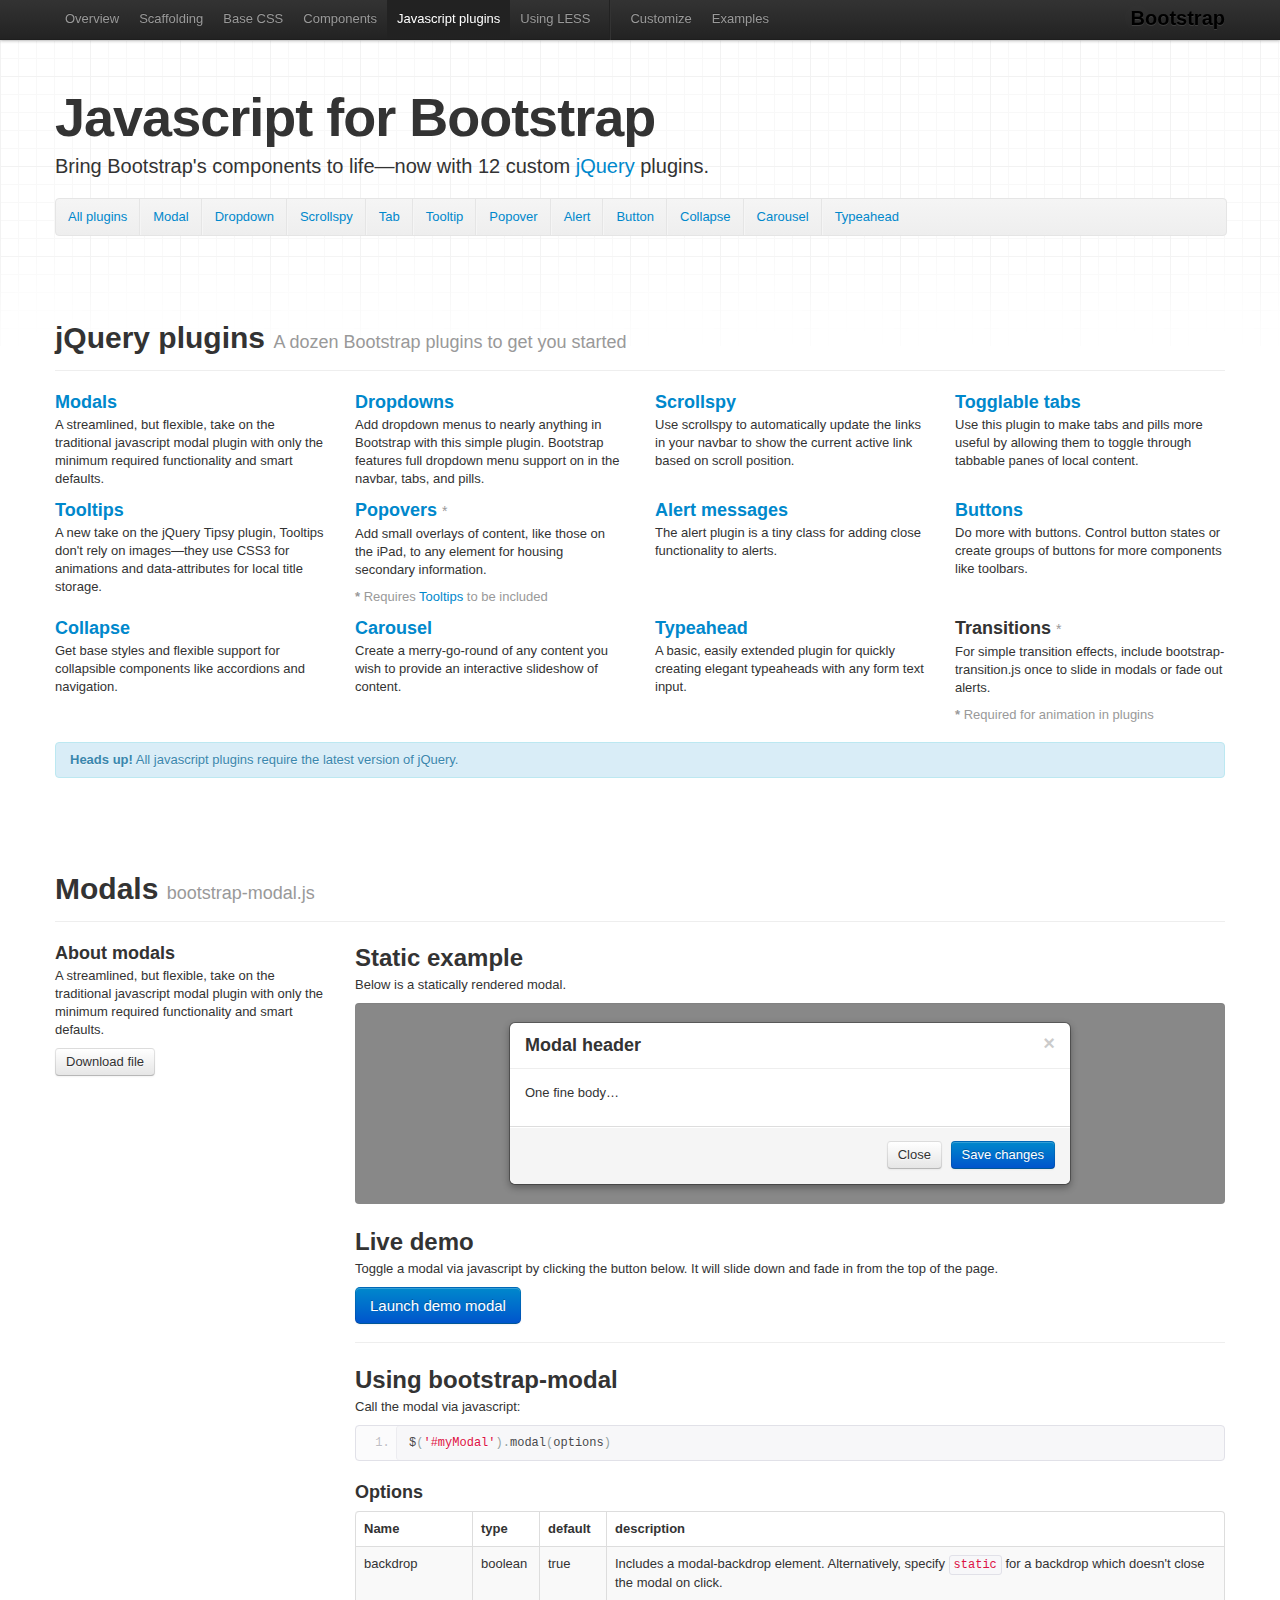
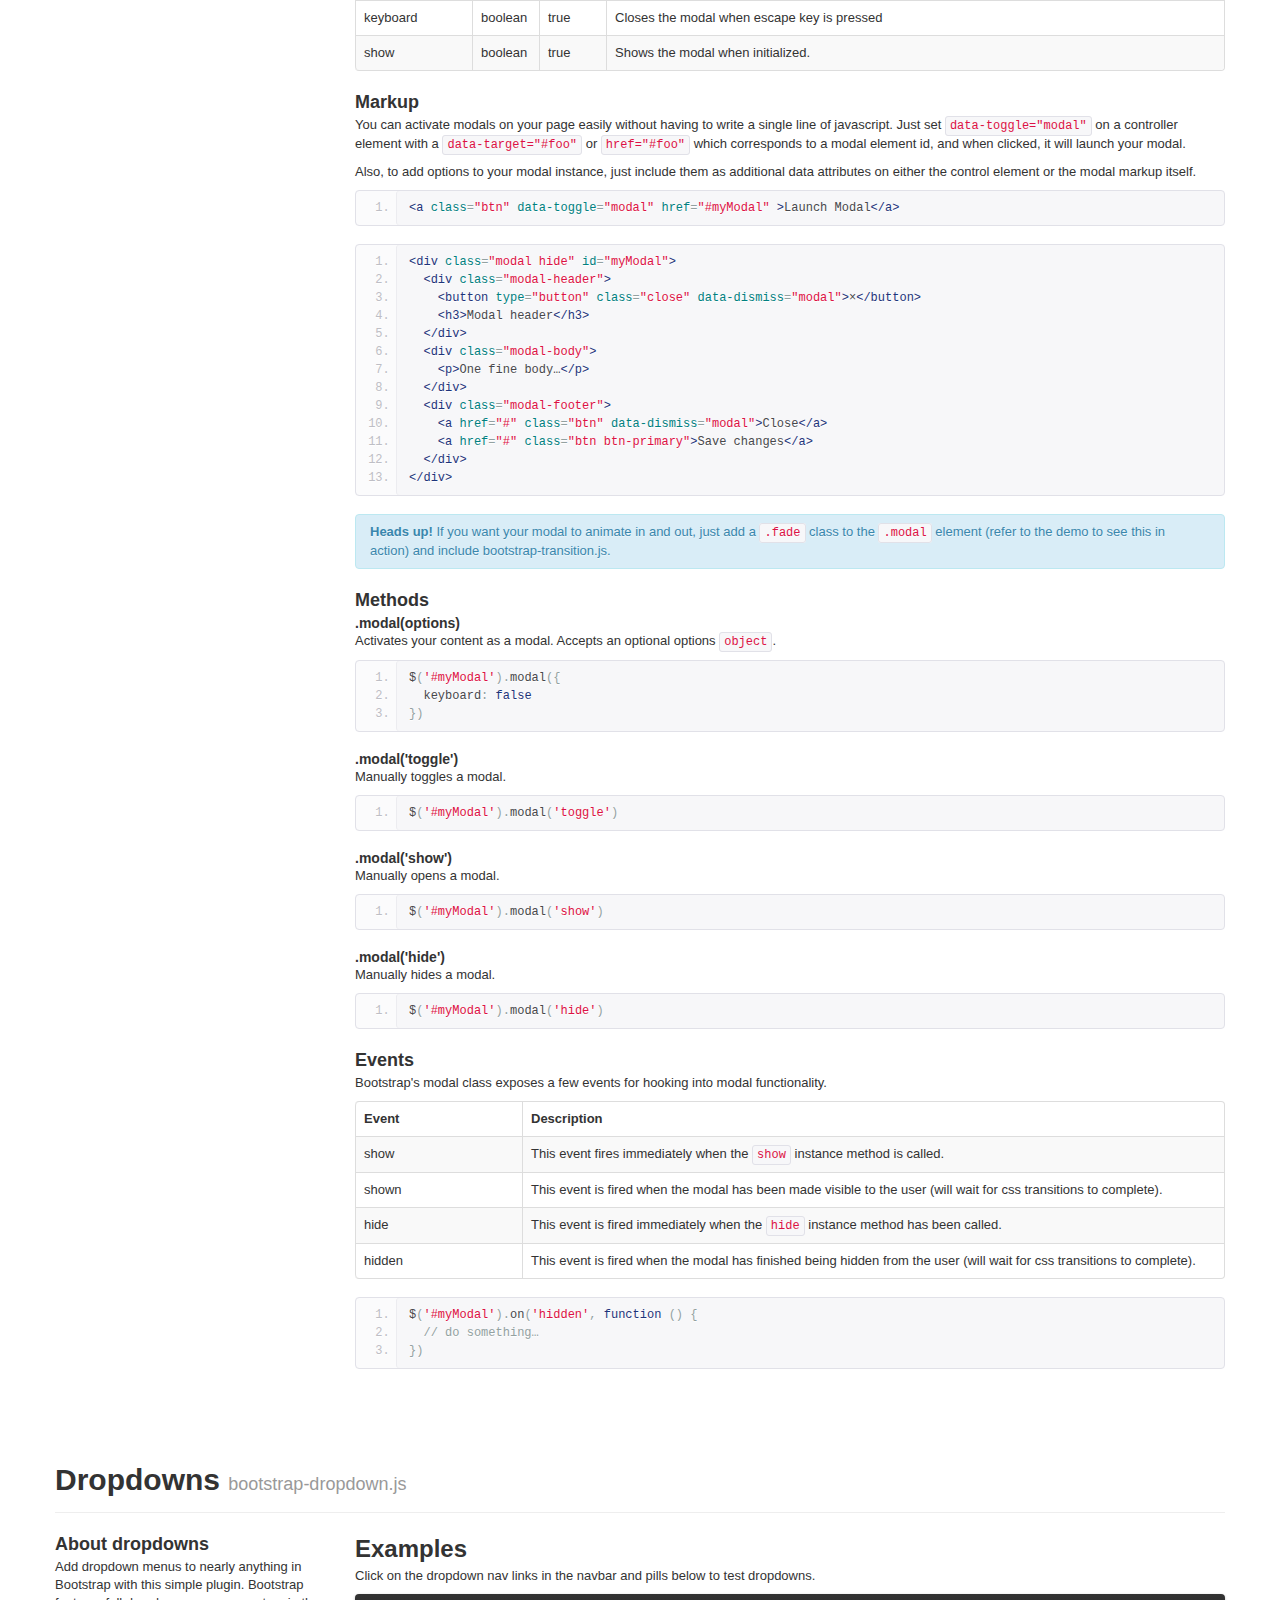
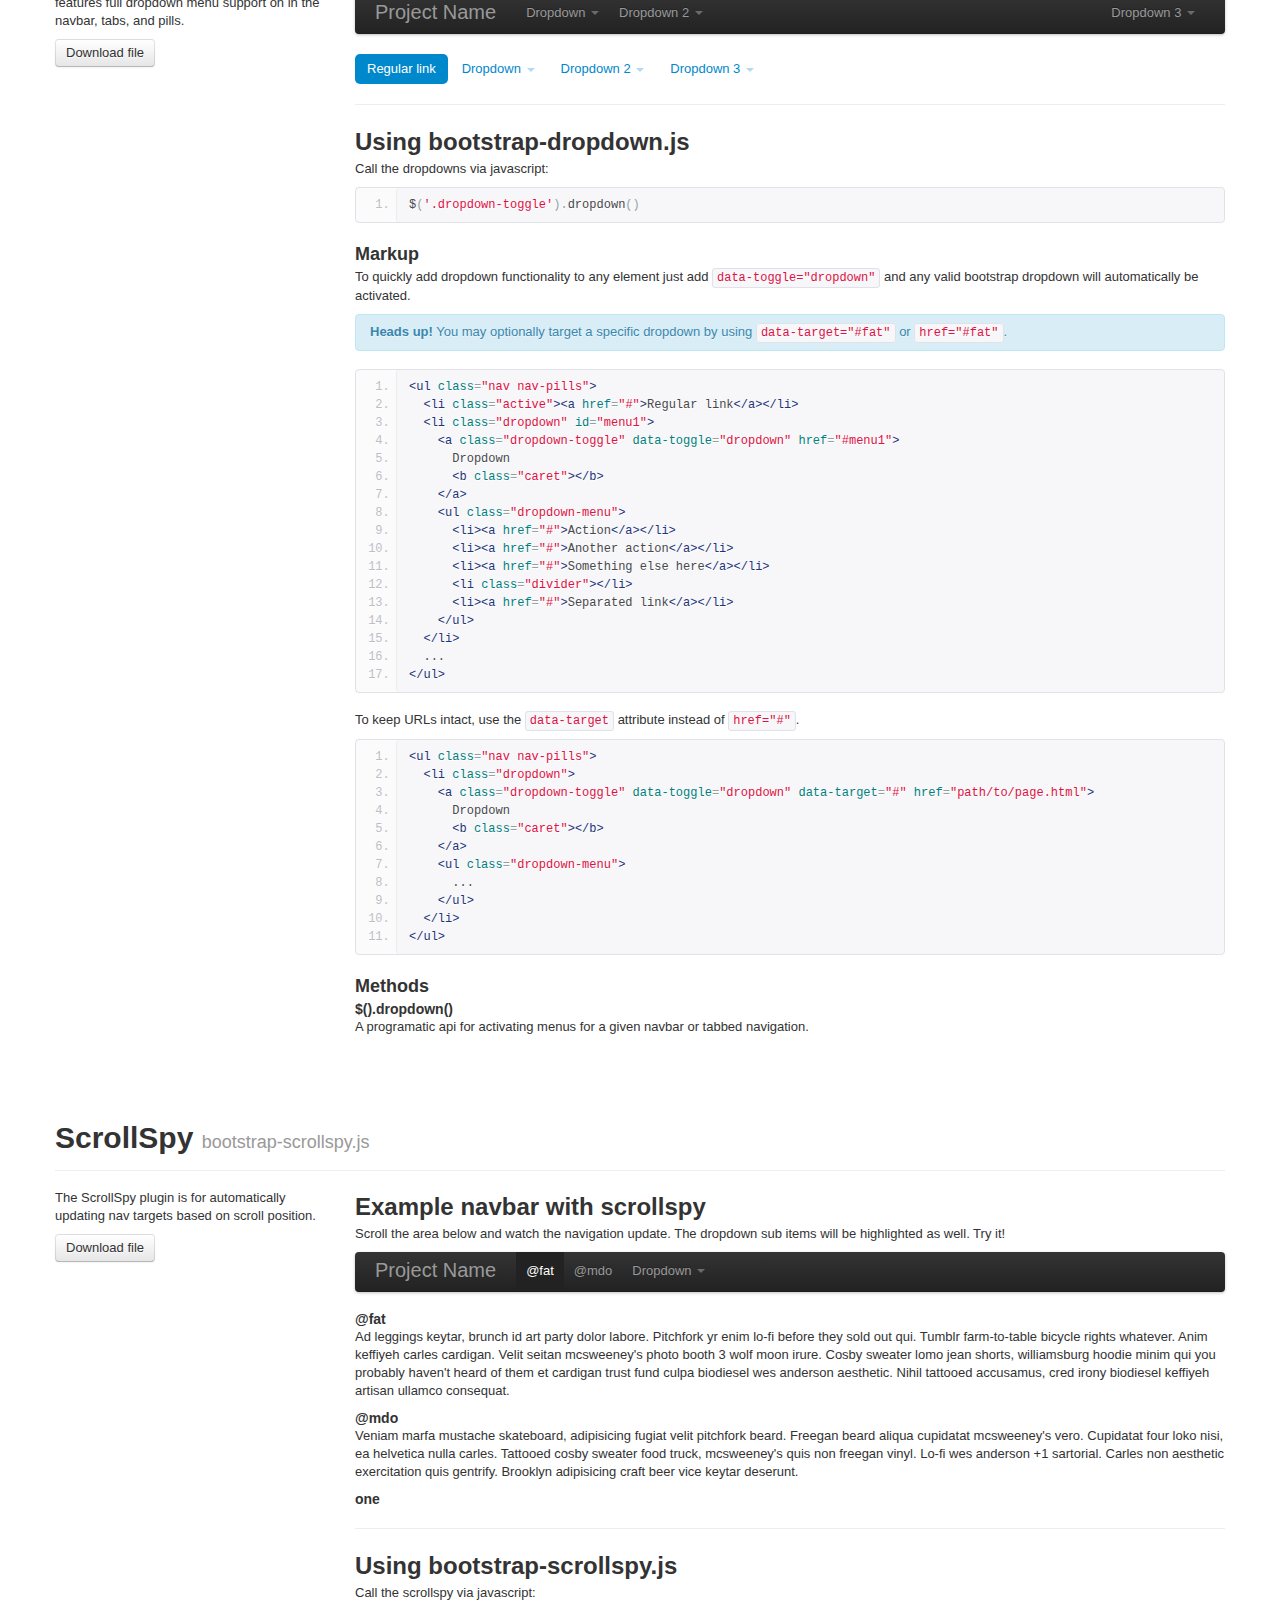
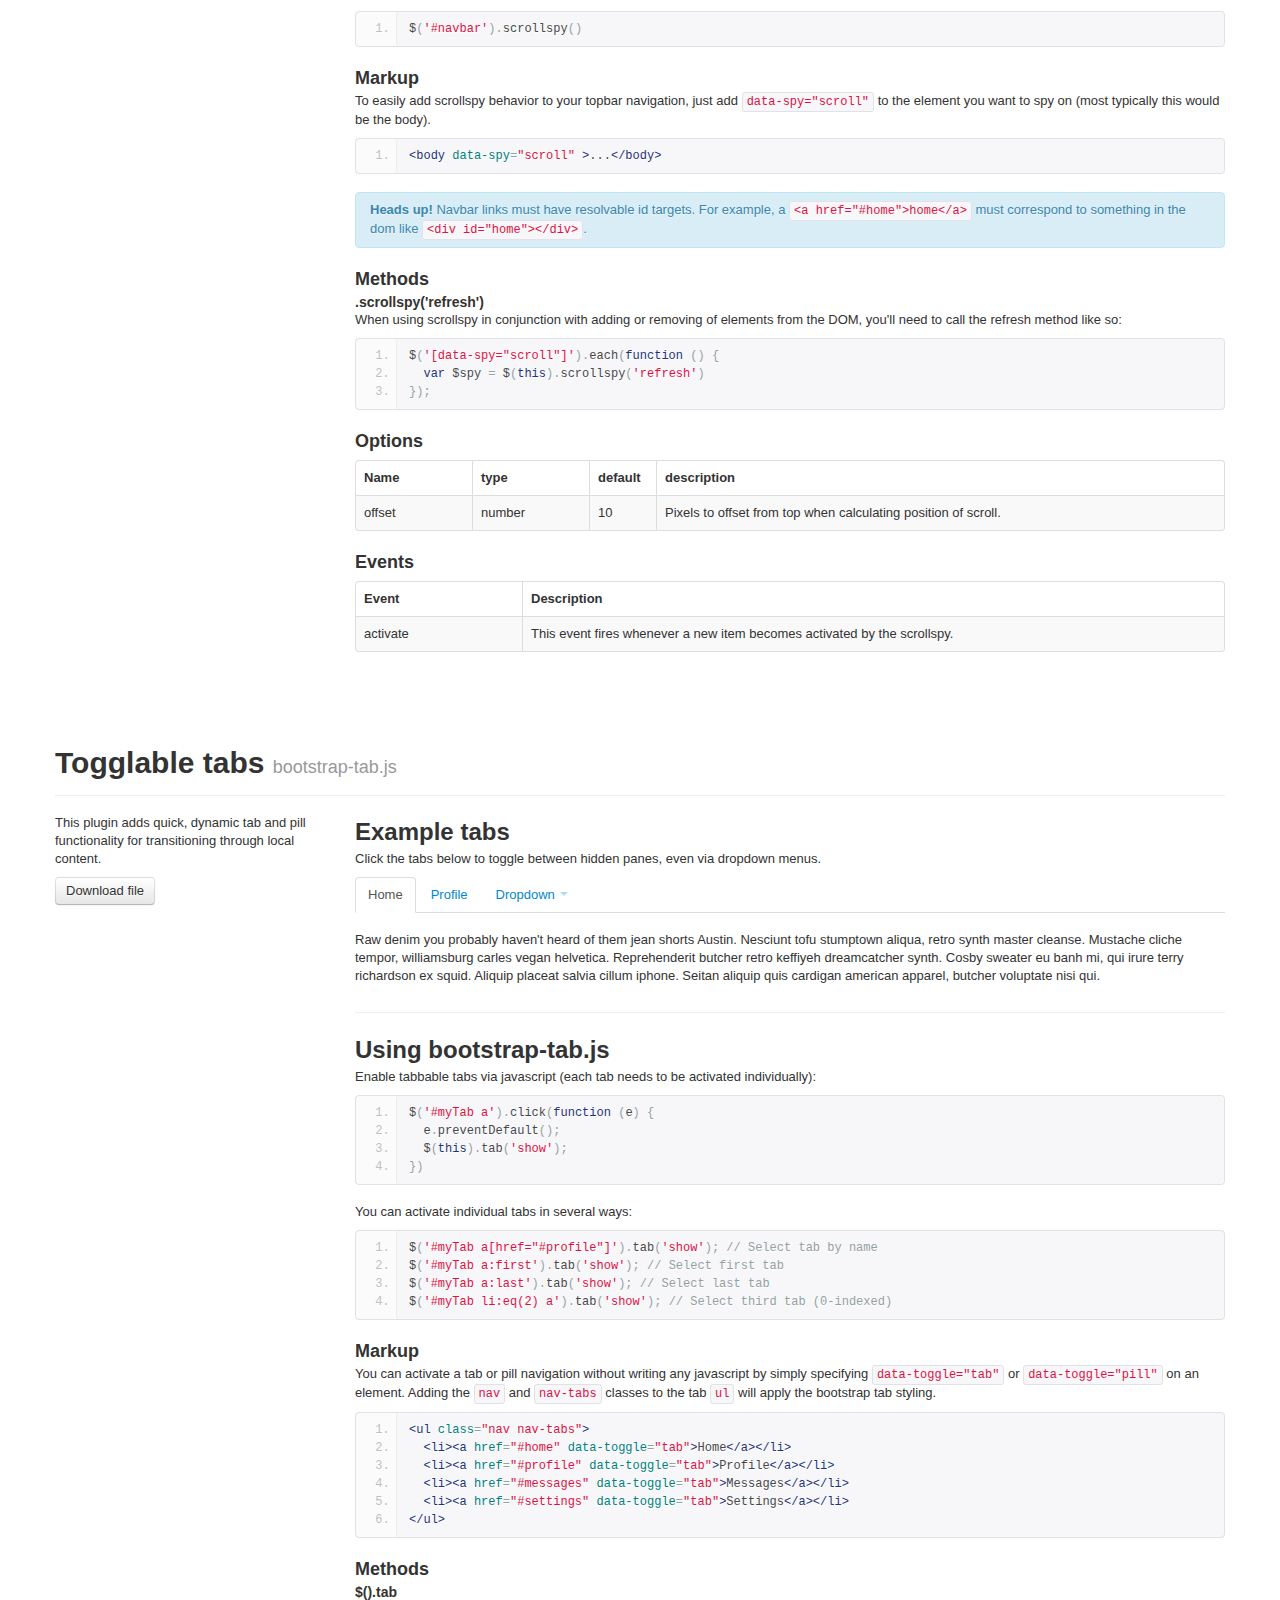
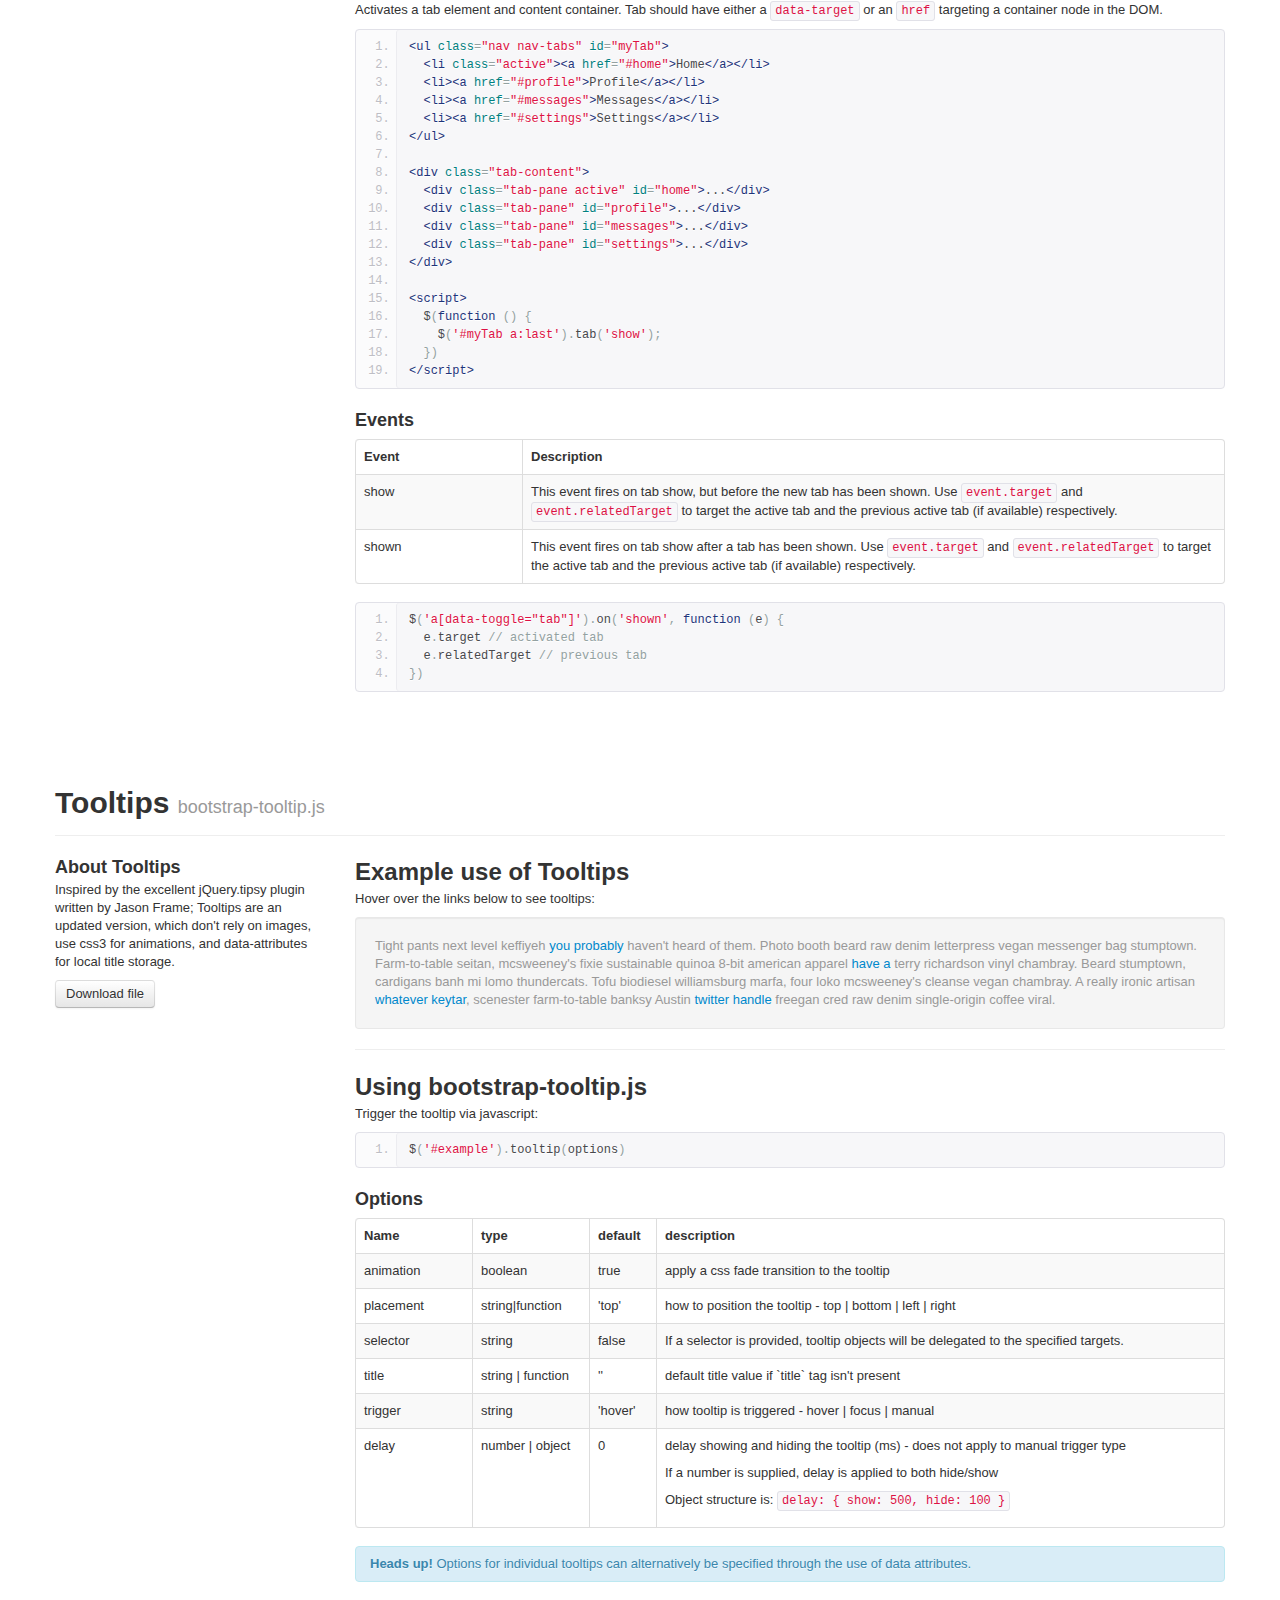
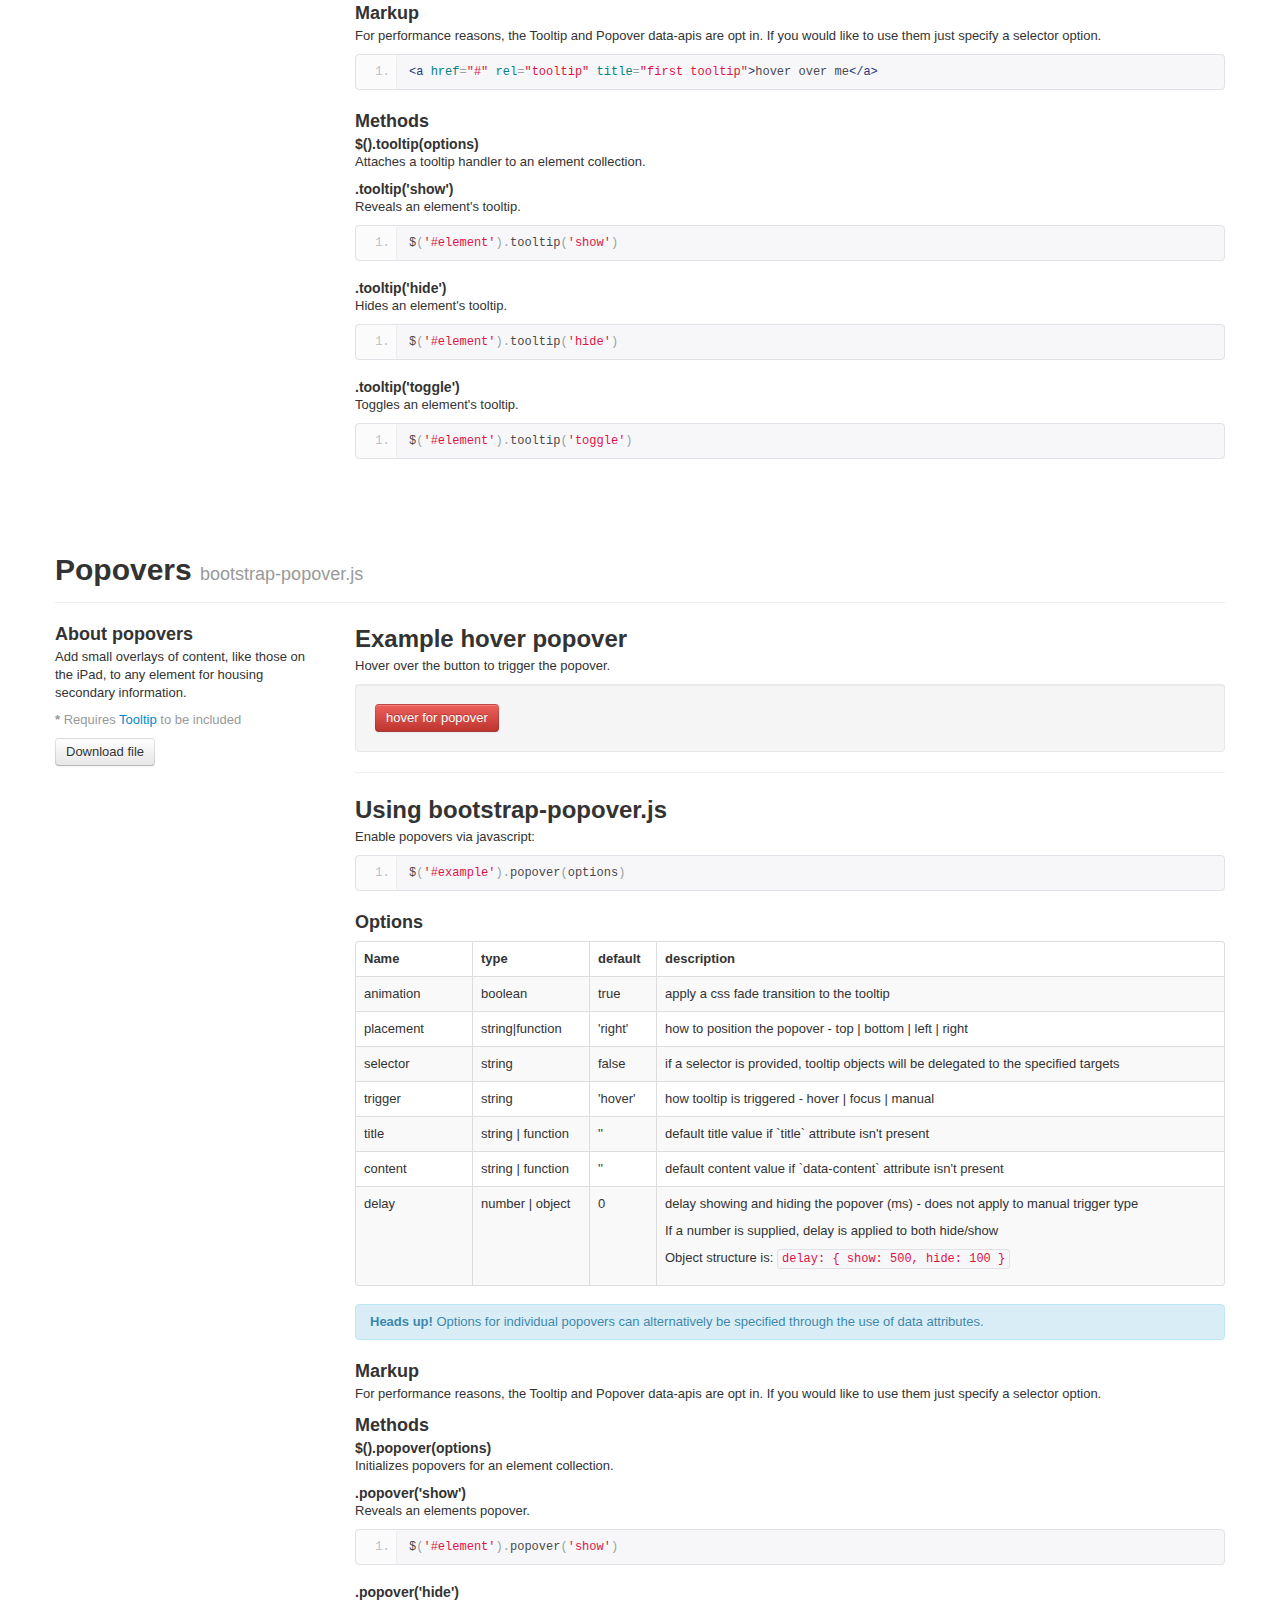
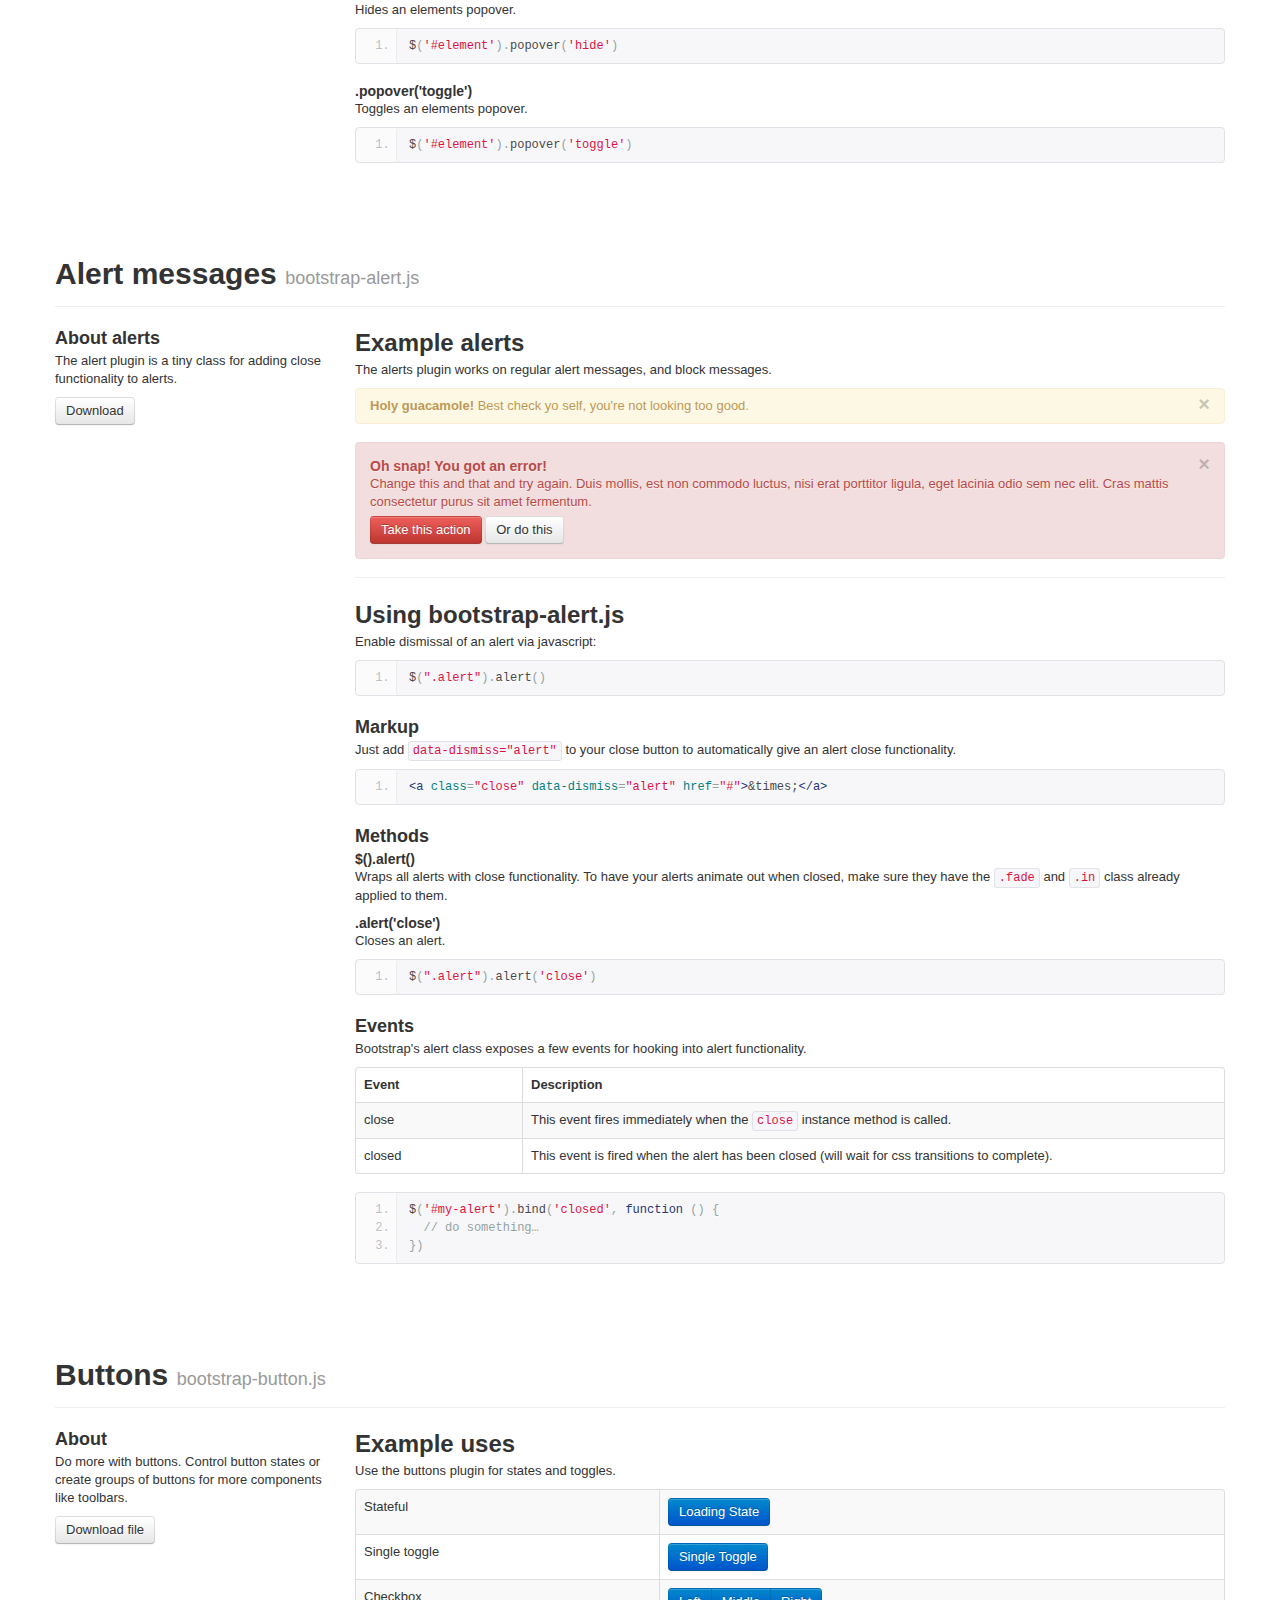
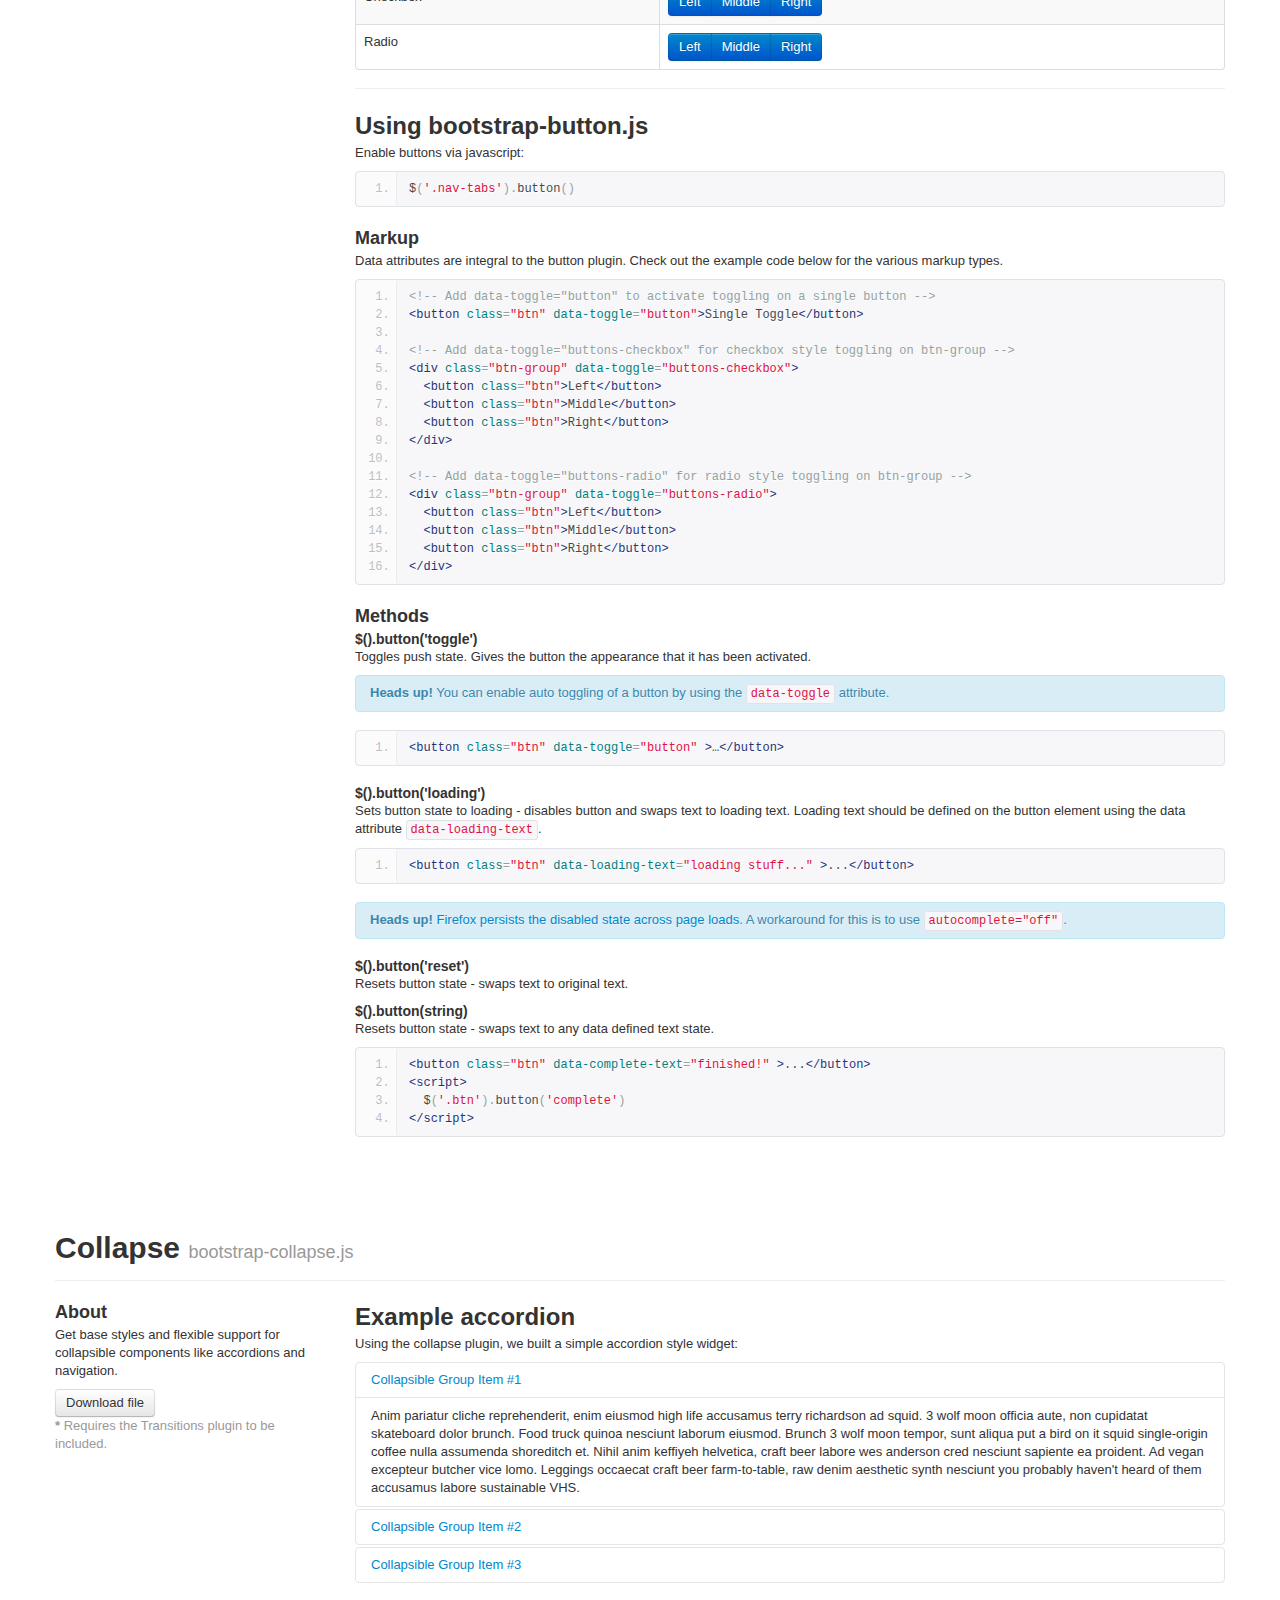
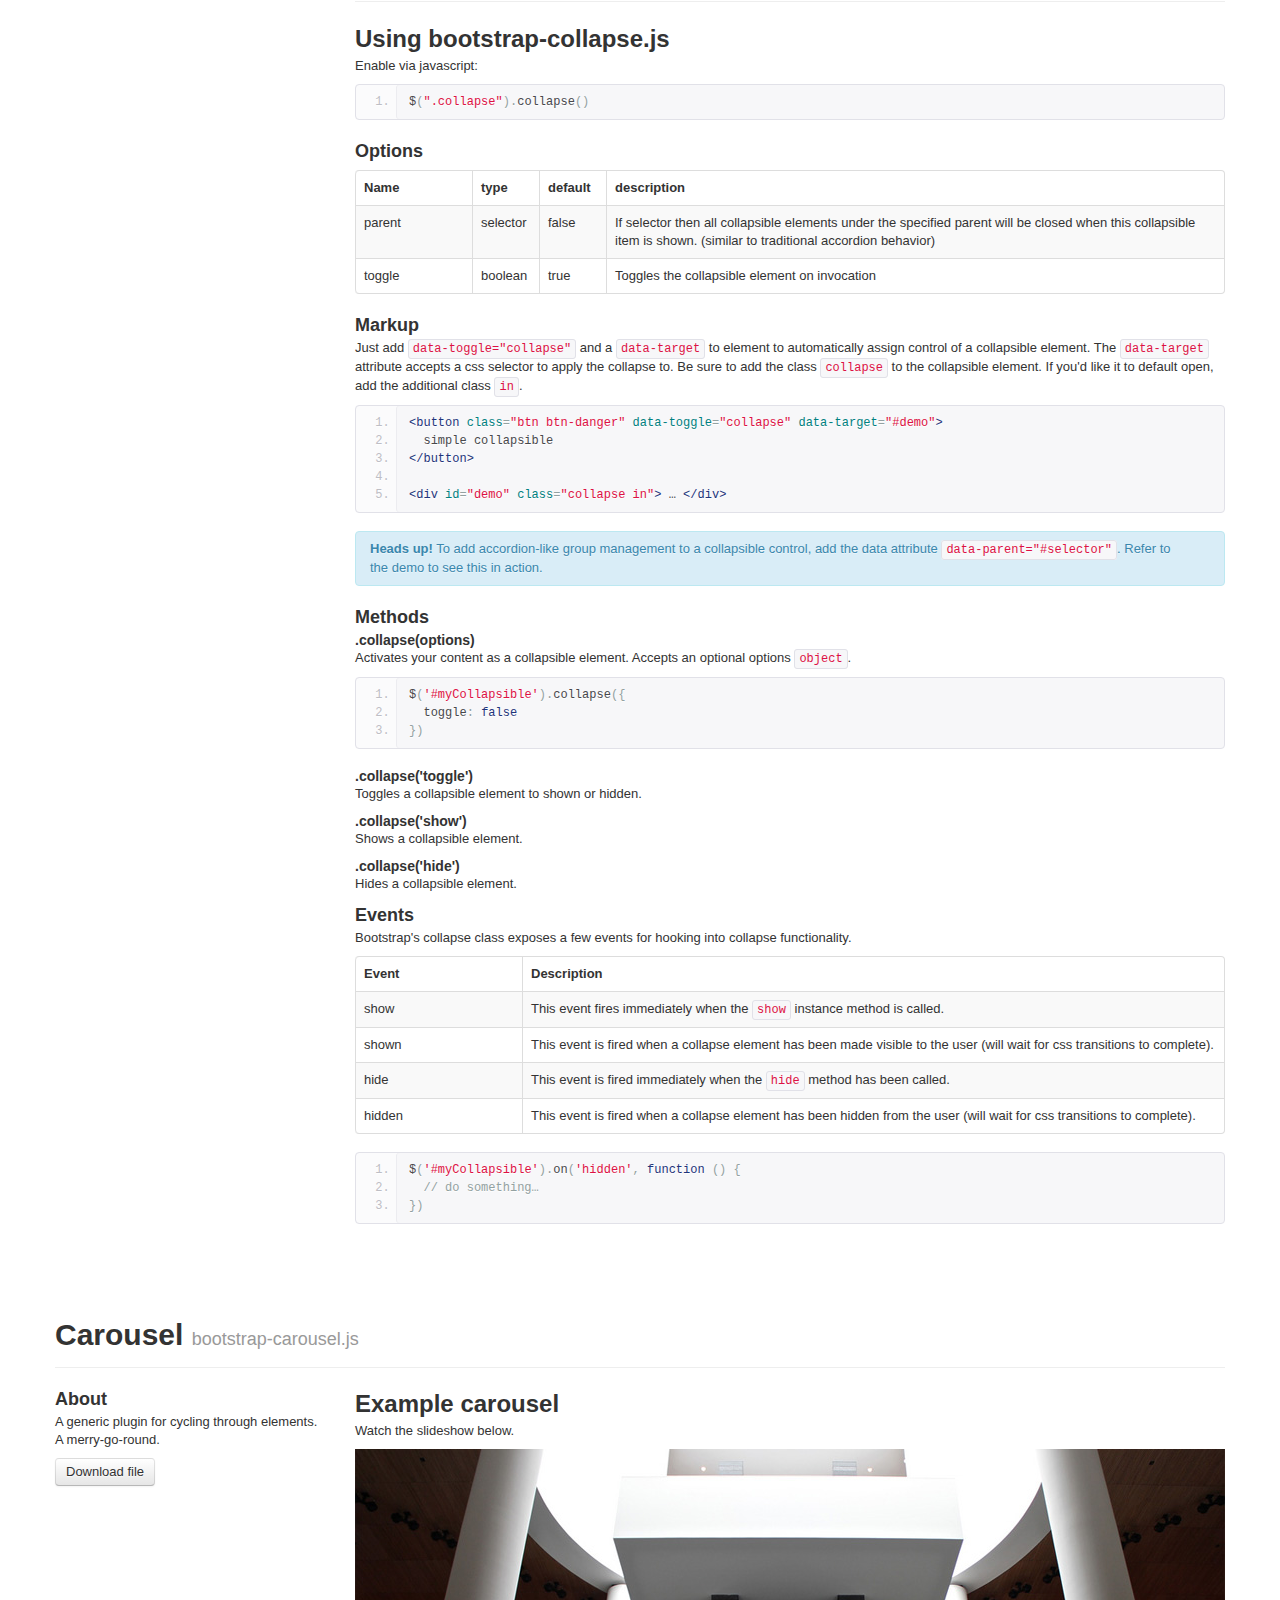
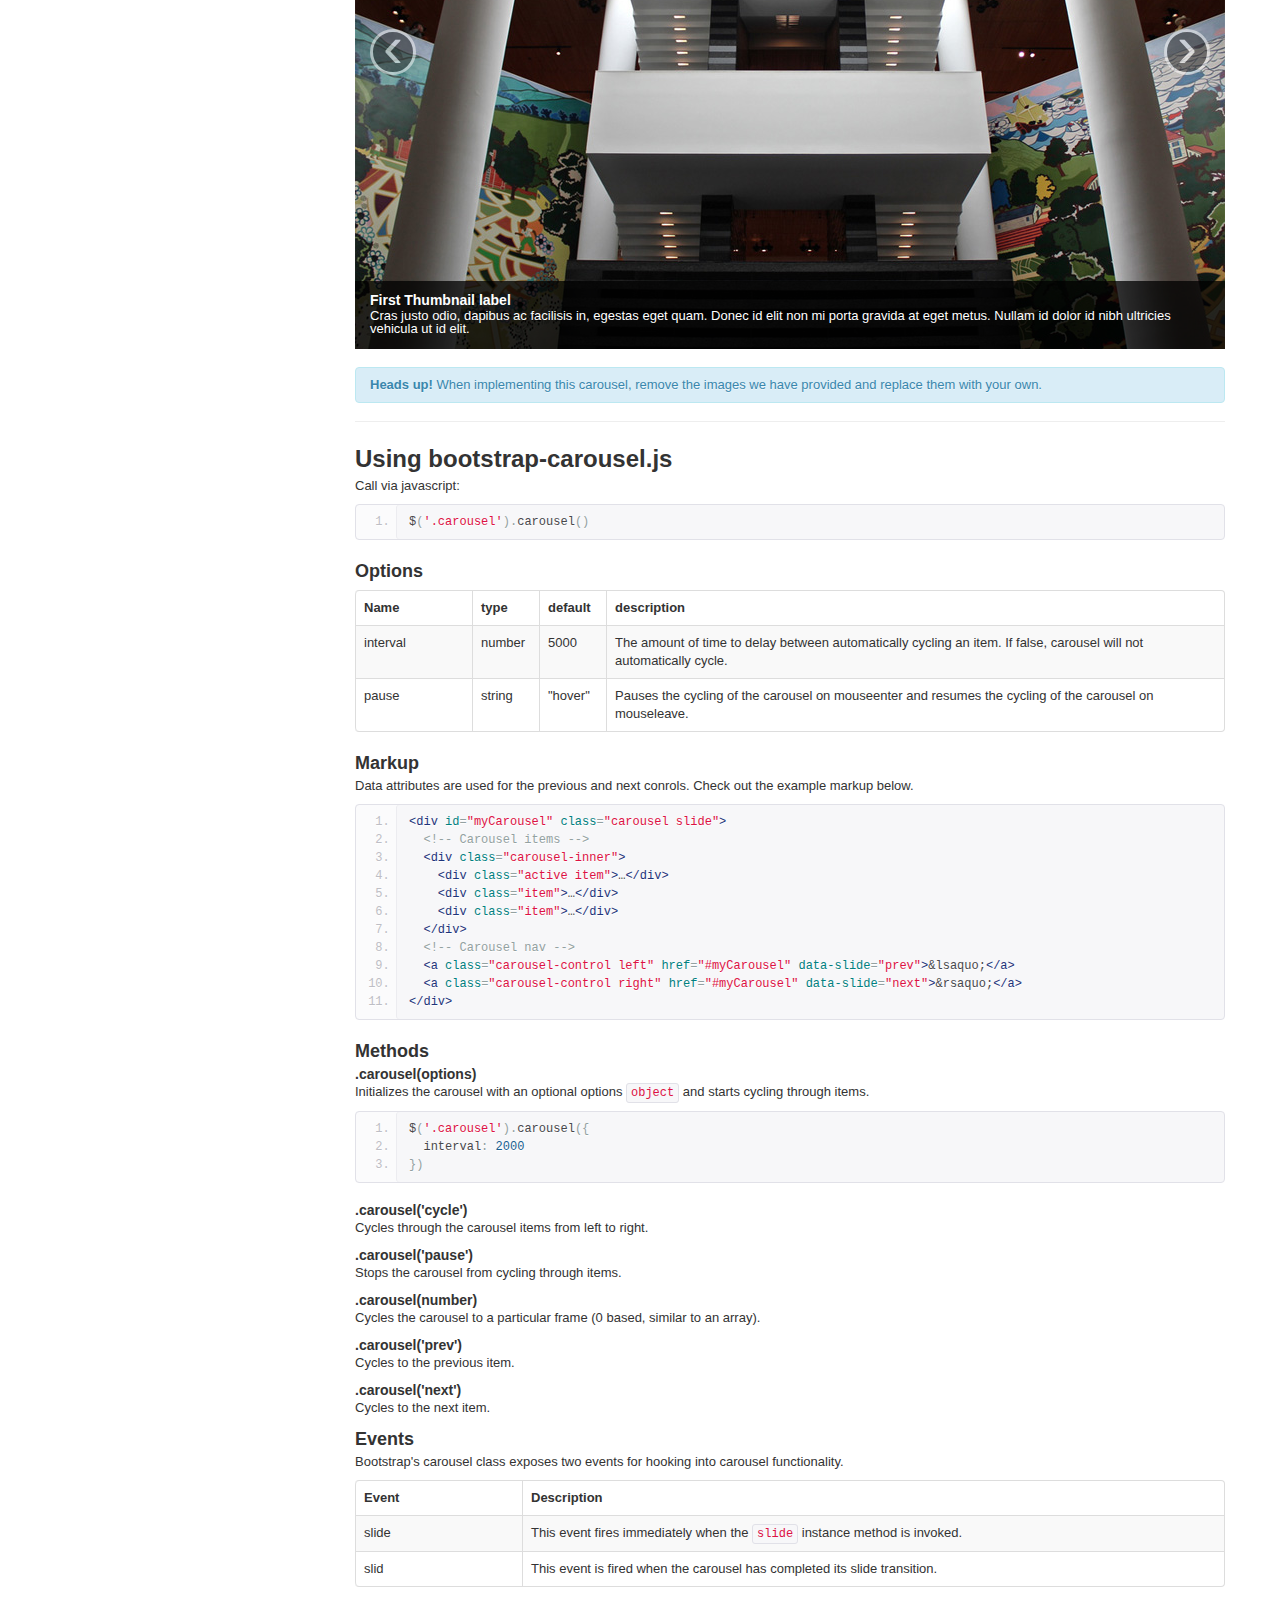
<file: javascript.html>
<!DOCTYPE html>
<html lang="en">
  <head>
    <meta charset="utf-8">
    <title>Javascript · Twitter Bootstrap</title>
    <meta name="viewport" content="width=device-width, initial-scale=1.0">
    <meta name="description" content="">
    <meta name="author" content="">

    <!-- Le styles -->
    <link href="assets/css/bootstrap.css" rel="stylesheet">
    <link href="assets/css/bootstrap-responsive.css" rel="stylesheet">
    <link href="assets/css/docs.css" rel="stylesheet">
    <link href="assets/js/google-code-prettify/prettify.css" rel="stylesheet">

    <!-- Le HTML5 shim, for IE6-8 support of HTML5 elements -->
    <!--[if lt IE 9]>
      <script src="http://html5shim.googlecode.com/svn/trunk/html5.js"></script>
    <![endif]-->

    <!-- Le fav and touch icons -->
    <link rel="shortcut icon" href="assets/ico/favicon.ico">
    <link rel="apple-touch-icon-precomposed" sizes="144x144" href="assets/ico/apple-touch-icon-144-precomposed.png">
    <link rel="apple-touch-icon-precomposed" sizes="114x114" href="assets/ico/apple-touch-icon-114-precomposed.png">
    <link rel="apple-touch-icon-precomposed" sizes="72x72" href="assets/ico/apple-touch-icon-72-precomposed.png">
    <link rel="apple-touch-icon-precomposed" href="assets/ico/apple-touch-icon-57-precomposed.png">

  </head>

  <body data-spy="scroll" data-target=".subnav" data-offset="50">


  <!-- Navbar
    ================================================== -->
    <div class="navbar navbar-fixed-top">
      <div class="navbar-inner">
        <div class="container">
          <button type="button"class="btn btn-navbar" data-toggle="collapse" data-target=".nav-collapse">
            <span class="icon-bar"></span>
            <span class="icon-bar"></span>
            <span class="icon-bar"></span>
          </button>
          <a class="brand" href="./index.html">Bootstrap</a>
          <div class="nav-collapse collapse">
            <ul class="nav">
              <li class="">
                <a href="./index.html">Overview</a>
              </li>
              <li class="">
                <a href="./scaffolding.html">Scaffolding</a>
              </li>
              <li class="">
                <a href="./base-css.html">Base CSS</a>
              </li>
              <li class="">
                <a href="./components.html">Components</a>
              </li>
              <li class="active">
                <a href="./javascript.html">Javascript plugins</a>
              </li>
              <li class="">
                <a href="./less.html">Using LESS</a>
              </li>
              <li class="divider-vertical"></li>
              <li class="">
                <a href="./download.html">Customize</a>
              </li>
              <li class="">
                <a href="./examples.html">Examples</a>
              </li>
            </ul>
          </div>
        </div>
      </div>
    </div>

    <div class="container">

      <!-- Masthead
      ================================================== -->
      <header class="jumbotron subhead" id="overview">
        <h1>Javascript for Bootstrap</h1>
        <p class="lead">Bring Bootstrap's components to life&mdash;now with 12 custom <a href="http://jquery.com/" target="_blank">jQuery</a> plugins.
        <div class="subnav">
          <ul class="nav nav-pills">
            <li><a href="#javascript">All plugins</a></li>
            <li><a href="#modals">Modal</a></li>
            <li><a href="#dropdowns">Dropdown</a></li>
            <li><a href="#scrollspy">Scrollspy</a></li>
            <li><a href="#tabs">Tab</a></li>
            <li><a href="#tooltips">Tooltip</a></li>
            <li><a href="#popovers">Popover</a></li>
            <li><a href="#alerts">Alert</a></li>
            <li><a href="#buttons">Button</a></li>
            <li><a href="#collapse">Collapse</a></li>
            <li><a href="#carousel">Carousel</a></li>
            <li><a href="#typeahead">Typeahead</a></li>
          </ul>
        </div>
      </header>


      <!-- Using Javascript w/ Bootstrap
      ================================================== -->
      <section id="javascript">
        <div class="page-header">
          <h1>jQuery plugins <small>A dozen Bootstrap plugins to get you started</small></h1>
        </div>
      <div class="row">
        <div class="span3">
          <h3><a href="./javascript.html#modals">Modals</a></h3>
          <p>A streamlined, but flexible, take on the traditional javascript modal plugin with only the minimum required functionality and smart defaults.</p>
        </div>
        <div class="span3">
          <h3><a href="./javascript.html#dropdowns">Dropdowns</a></h3>
          <p>Add dropdown menus to nearly anything in Bootstrap with this simple plugin. Bootstrap features full dropdown menu support on in the navbar, tabs, and pills.</p>
        </div>
        <div class="span3">
          <h3><a href="./javascript.html#scrollspy">Scrollspy</a></h3>
          <p>Use scrollspy to automatically update the links in your navbar to show the current active link based on scroll position.</p>
        </div>
        <div class="span3">
          <h3><a href="./javascript.html#tabs">Togglable tabs</a></h3>
          <p>Use this plugin to make tabs and pills more useful by allowing them to toggle through tabbable panes of local content.</p>
        </div>
      </div> <!-- /row -->
      <div class="row">
        <div class="span3">
          <h3><a href="./javascript.html#tooltips">Tooltips</a></h3>
          <p>A new take on the jQuery Tipsy plugin, Tooltips don't rely on images&mdash;they use CSS3 for animations and data-attributes for local title storage.</p>
        </div>
        <div class="span3">
          <h3><a href="./javascript.html#popovers">Popovers</a> <small class="muted">*</small></h3>
          <p>Add small overlays of content, like those on the iPad, to any element for housing secondary information.</p>
          <p class="muted"><strong>*</strong> Requires <a href="#tooltips">Tooltips</a> to be included</p>
        </div>
        <div class="span3">
          <h3><a href="./javascript.html#alerts">Alert messages</a></h3>
          <p>The alert plugin is a tiny class for adding close functionality to alerts.</p>
        </div>
        <div class="span3">
          <h3><a href="./javascript.html#buttons">Buttons</a></h3>
          <p>Do more with buttons. Control button states or create groups of buttons for more components like toolbars.</p>
        </div>
      </div> <!-- /row -->
      <div class="row" style="margin-bottom: 9px;">
        <div class="span3">
          <h3><a href="./javascript.html#collapse">Collapse</a></h3>
          <p>Get base styles and flexible support for collapsible components like accordions and navigation.</p>
        </div>
        <div class="span3">
          <h3><a href="./javascript.html#carousel">Carousel</a></h3>
          <p>Create a merry-go-round of any content you wish to provide an interactive slideshow of content.</p>
        </div>
        <div class="span3">
          <h3><a href="./javascript.html#typeahead">Typeahead</a></h3>
          <p>A basic, easily extended plugin for quickly creating elegant typeaheads with any form text input.</p>
        </div>
        <div class="span3">
          <h3>Transitions <small class="muted">*</small></h3>
          <p>For simple transition effects, include bootstrap-transition.js once to slide in modals or fade out alerts.</p>
          <p class="muted"><strong>*</strong> Required for animation in plugins</p>
        </div>
      </div> <!-- /row -->
      <div class="alert alert-info"><strong>Heads up!</strong> All javascript plugins require the latest version of jQuery.</div>
    </section>



    <!-- Modal
    ================================================== -->
    <section id="modals">
      <div class="page-header">
        <h1>Modals <small>bootstrap-modal.js</small></h1>
      </div>
      <div class="row">
        <div class="span3 columns">
          <h3>About modals</h3>
          <p>A streamlined, but flexible, take on the traditional javascript modal plugin with only the minimum required functionality and smart defaults.</p>
          <a href="assets/js/bootstrap-modal.js" target="_blank" class="btn">Download file</a>
        </div>
        <div class="span9 columns">
          <h2>Static example</h2>
          <p>Below is a statically rendered modal.</p>
          <div class="well modal-example" style="background-color: #888; border: none;">
            <div class="modal" style="position: relative; top: auto; left: auto; margin: 0 auto; z-index: 1; max-width: 100%;">
              <div class="modal-header">
                <button type="button" class="close" data-dismiss="modal">&times;</button>
                <h3>Modal header</h3>
              </div>
              <div class="modal-body">
                <p>One fine body…</p>
              </div>
              <div class="modal-footer">
                <a href="#" class="btn">Close</a>
                <a href="#" class="btn btn-primary">Save changes</a>
              </div>
            </div>
          </div> <!-- /well -->

          <h2>Live demo</h2>
          <p>Toggle a modal via javascript by clicking the button below. It will slide down and fade in from the top of the page.</p>
          <!-- sample modal content -->
          <div id="myModal" class="modal hide fade">
            <div class="modal-header">
              <button type="button" class="close" data-dismiss="modal">&times;</button>
              <h3>Modal Heading</h3>
            </div>
            <div class="modal-body">
              <h4>Text in a modal</h4>
              <p>Duis mollis, est non commodo luctus, nisi erat porttitor ligula, eget lacinia odio sem.</p>

              <h4>Popover in a modal</h4>
              <p>This <a href="#" class="btn popover-test" title="A Title" data-content="And here's some amazing content. It's very engaging. right?">button</a> should trigger a popover on hover.</p>

              <h4>Tooltips in a modal</h4>
              <p><a href="#" class="tooltip-test" title="Tooltip">This link</a> and <a href="#" class="tooltip-test" title="Tooltip">that link</a> should have tooltips on hover.</p>

              <hr>

              <h4>Overflowing text to show optional scrollbar</h4>
              <p>We set a fixed <code>max-height</code> on the <code>.modal-body</code>. Watch it overflow with all this extra lorem ipsum text we've included.</p>
              <p>Cras mattis consectetur purus sit amet fermentum. Cras justo odio, dapibus ac facilisis in, egestas eget quam. Morbi leo risus, porta ac consectetur ac, vestibulum at eros.</p>
              <p>Praesent commodo cursus magna, vel scelerisque nisl consectetur et. Vivamus sagittis lacus vel augue laoreet rutrum faucibus dolor auctor.</p>
              <p>Aenean lacinia bibendum nulla sed consectetur. Praesent commodo cursus magna, vel scelerisque nisl consectetur et. Donec sed odio dui. Donec ullamcorper nulla non metus auctor fringilla.</p>
              <p>Cras mattis consectetur purus sit amet fermentum. Cras justo odio, dapibus ac facilisis in, egestas eget quam. Morbi leo risus, porta ac consectetur ac, vestibulum at eros.</p>
              <p>Praesent commodo cursus magna, vel scelerisque nisl consectetur et. Vivamus sagittis lacus vel augue laoreet rutrum faucibus dolor auctor.</p>
              <p>Aenean lacinia bibendum nulla sed consectetur. Praesent commodo cursus magna, vel scelerisque nisl consectetur et. Donec sed odio dui. Donec ullamcorper nulla non metus auctor fringilla.</p>
            </div>
            <div class="modal-footer">
              <a href="#" class="btn" data-dismiss="modal" >Close</a>
              <a href="#" class="btn btn-primary">Save changes</a>
            </div>
          </div>
          <a data-toggle="modal" href="#myModal" class="btn btn-primary btn-large">Launch demo modal</a>

          <hr>

          <h2>Using bootstrap-modal</h2>
          <p>Call the modal via javascript:</p>
          <pre class="prettyprint linenums">$('#myModal').modal(options)</pre>
          <h3>Options</h3>
          <table class="table table-bordered table-striped">
            <thead>
             <tr>
               <th style="width: 100px;">Name</th>
               <th style="width: 50px;">type</th>
               <th style="width: 50px;">default</th>
               <th>description</th>
             </tr>
            </thead>
            <tbody>
             <tr>
               <td>backdrop</td>
               <td>boolean</td>
               <td>true</td>
               <td>Includes a modal-backdrop element. Alternatively, specify <code>static</code> for a backdrop which doesn't close the modal on click.</td>
             </tr>
             <tr>
               <td>keyboard</td>
               <td>boolean</td>
               <td>true</td>
               <td>Closes the modal when escape key is pressed</td>
             </tr>
             <tr>
               <td>show</td>
               <td>boolean</td>
               <td>true</td>
               <td>Shows the modal when initialized.</td>
             </tr>
            </tbody>
          </table>
          <h3>Markup</h3>
          <p>You can activate modals on your page easily without having to write a single line of javascript. Just set <code>data-toggle="modal"</code> on a controller element with a <code>data-target="#foo"</code> or <code>href="#foo"</code> which corresponds to a modal element id, and when clicked, it will launch your modal.</p>
          <p>Also, to add options to your modal instance, just include them as additional data attributes on either the control element or the modal markup itself.</p>
<pre class="prettyprint linenums">
&lt;a class="btn" data-toggle="modal" href="#myModal" &gt;Launch Modal&lt;/a&gt;
</pre>

<pre class="prettyprint linenums">
&lt;div class="modal hide" id="myModal"&gt;
  &lt;div class="modal-header"&gt;
    &lt;button type="button" class="close" data-dismiss="modal"&gt;&times;&lt;/button&gt;
    &lt;h3&gt;Modal header&lt;/h3&gt;
  &lt;/div&gt;
  &lt;div class="modal-body"&gt;
    &lt;p&gt;One fine body…&lt;/p&gt;
  &lt;/div&gt;
  &lt;div class="modal-footer"&gt;
    &lt;a href="#" class="btn" data-dismiss="modal"&gt;Close&lt;/a&gt;
    &lt;a href="#" class="btn btn-primary"&gt;Save changes&lt;/a&gt;
  &lt;/div&gt;
&lt;/div&gt;
</pre>
          <div class="alert alert-info">
            <strong>Heads up!</strong> If you want your modal to animate in and out, just add a <code>.fade</code> class to the <code>.modal</code> element (refer to the demo to see this in action) and include bootstrap-transition.js.
          </div>
          <h3>Methods</h3>
          <h4>.modal(options)</h4>
          <p>Activates your content as a modal. Accepts an optional options <code>object</code>.</p>
<pre class="prettyprint linenums">
$('#myModal').modal({
  keyboard: false
})</pre>
          <h4>.modal('toggle')</h4>
          <p>Manually toggles a modal.</p>
          <pre class="prettyprint linenums">$('#myModal').modal('toggle')</pre>
          <h4>.modal('show')</h4>
          <p>Manually opens a modal.</p>
          <pre class="prettyprint linenums">$('#myModal').modal('show')</pre>
          <h4>.modal('hide')</h4>
          <p>Manually hides a modal.</p>
          <pre class="prettyprint linenums">$('#myModal').modal('hide')</pre>
          <h3>Events</h3>
          <p>Bootstrap's modal class exposes a few events for hooking into modal functionality.</p>
          <table class="table table-bordered table-striped">
            <thead>
             <tr>
               <th style="width: 150px;">Event</th>
               <th>Description</th>
             </tr>
            </thead>
            <tbody>
             <tr>
               <td>show</td>
               <td>This event fires immediately when the <code>show</code> instance method is called.</td>
             </tr>
             <tr>
               <td>shown</td>
               <td>This event is fired when the modal has been made visible to the user (will wait for css transitions to complete).</td>
             </tr>
             <tr>
               <td>hide</td>
               <td>This event is fired immediately when the <code>hide</code> instance method has been called.</td>
             </tr>
             <tr>
               <td>hidden</td>
               <td>This event is fired when the modal has finished being hidden from the user (will wait for css transitions to complete).</td>
             </tr>
            </tbody>
          </table>

<pre class="prettyprint linenums">
$('#myModal').on('hidden', function () {
  // do something…
})</pre>
        </div>
      </div>
    </section>



    <!-- Dropdown
    ================================================== -->
    <section id="dropdowns">
      <div class="page-header">
        <h1>Dropdowns <small>bootstrap-dropdown.js</small></h1>
      </div>
      <div class="row">
        <div class="span3 columns">
          <h3>About dropdowns</h3>
          <p>Add dropdown menus to nearly anything in Bootstrap with this simple plugin. Bootstrap features full dropdown menu support on in the navbar, tabs, and pills.</p>
          <a href="assets/js/bootstrap-dropdown.js" target="_blank" class="btn">Download file</a>
        </div>
        <div class="span9 columns">
          <h2>Examples</h2>
          <p>Click on the dropdown nav links in the navbar and pills below to test dropdowns.</p>
          <div id="navbar-example" class="navbar navbar-static">
            <div class="navbar-inner">
              <div class="container" style="width: auto;">
                <a class="brand" href="#">Project Name</a>
                <ul class="nav">
                  <li class="dropdown">
                    <a href="#" class="dropdown-toggle" data-toggle="dropdown">Dropdown <b class="caret"></b></a>
                    <ul class="dropdown-menu">
                      <li><a href="#">Action</a></li>
                      <li><a href="#">Another action</a></li>
                      <li><a href="#">Something else here</a></li>
                      <li class="divider"></li>
                      <li><a href="#">Separated link</a></li>
                    </ul>
                  </li>
                  <li class="dropdown">
                    <a href="#" class="dropdown-toggle" data-toggle="dropdown">Dropdown 2 <b class="caret"></b></a>
                    <ul class="dropdown-menu">
                      <li><a href="#">Action</a></li>
                      <li><a href="#">Another action</a></li>
                      <li><a href="#">Something else here</a></li>
                      <li class="divider"></li>
                      <li><a href="#">Separated link</a></li>
                    </ul>
                  </li>
                </ul>
                <ul class="nav pull-right">
                  <li id="fat-menu" class="dropdown">
                    <a href="#" class="dropdown-toggle" data-toggle="dropdown">Dropdown 3 <b class="caret"></b></a>
                    <ul class="dropdown-menu">
                      <li><a href="#">Action</a></li>
                      <li><a href="#">Another action</a></li>
                      <li><a href="#">Something else here</a></li>
                      <li class="divider"></li>
                      <li><a href="#">Separated link</a></li>
                    </ul>
                  </li>
                </ul>
              </div>
            </div>
          </div> <!-- /navbar-example -->

          <ul class="nav nav-pills">
            <li class="active"><a href="#">Regular link</a></li>
            <li class="dropdown">
              <a class="dropdown-toggle" data-toggle="dropdown" href="#">Dropdown <b class="caret"></b></a>
              <ul id="menu1" class="dropdown-menu">
                <li><a href="#">Action</a></li>
                <li><a href="#">Another action</a></li>
                <li><a href="#">Something else here</a></li>
                <li class="divider"></li>
                <li><a href="#">Separated link</a></li>
              </ul>
            </li>
            <li class="dropdown">
              <a class="dropdown-toggle" data-toggle="dropdown" href="#">Dropdown 2 <b class="caret"></b></a>
              <ul id="menu2" class="dropdown-menu">
                <li><a href="#">Action</a></li>
                <li><a href="#">Another action</a></li>
                <li><a href="#">Something else here</a></li>
                <li class="divider"></li>
                <li><a href="#">Separated link</a></li>
              </ul>
            </li>
            <li class="dropdown">
              <a class="dropdown-toggle" data-toggle="dropdown" href="#">Dropdown 3 <b class="caret"></b></a>
              <ul id="menu3" class="dropdown-menu">
                <li><a href="#">Action</a></li>
                <li><a href="#">Another action</a></li>
                <li><a href="#">Something else here</a></li>
                <li class="divider"></li>
                <li><a href="#">Separated link</a></li>
              </ul>
            </li>
          </ul> <!-- /tabs -->

          <hr>

          <h2>Using bootstrap-dropdown.js</h2>
          <p>Call the dropdowns via javascript:</p>
          <pre class="prettyprint linenums">$('.dropdown-toggle').dropdown()</pre>
          <h3>Markup</h3>
          <p>To quickly add dropdown functionality to any element just add <code>data-toggle="dropdown"</code> and any valid bootstrap dropdown will automatically be activated.</p>
          <div class="alert alert-info">
            <strong>Heads up!</strong> You may optionally target a specific dropdown by using <code>data-target="#fat"</code> or <code>href="#fat"</code>.
          </div>

<pre class="prettyprint linenums">
&lt;ul class="nav nav-pills"&gt;
  &lt;li class="active"&gt;&lt;a href="#"&gt;Regular link&lt;/a&gt;&lt;/li&gt;
  &lt;li class="dropdown" id="menu1"&gt;
    &lt;a class="dropdown-toggle" data-toggle="dropdown" href="#menu1"&gt;
      Dropdown
      &lt;b class="caret"&gt;&lt;/b&gt;
    &lt;/a&gt;
    &lt;ul class="dropdown-menu"&gt;
      &lt;li&gt;&lt;a href="#"&gt;Action&lt;/a&gt;&lt;/li&gt;
      &lt;li&gt;&lt;a href="#"&gt;Another action&lt;/a&gt;&lt;/li&gt;
      &lt;li&gt;&lt;a href="#"&gt;Something else here&lt;/a&gt;&lt;/li&gt;
      &lt;li class="divider"&gt;&lt;/li&gt;
      &lt;li&gt;&lt;a href="#"&gt;Separated link&lt;/a&gt;&lt;/li&gt;
    &lt;/ul&gt;
  &lt;/li&gt;
  ...
&lt;/ul&gt;</pre>
          <p>To keep URLs intact, use the <code>data-target</code> attribute instead of <code>href="#"</code>.</p>
<pre class="prettyprint linenums">
&lt;ul class="nav nav-pills"&gt;
  &lt;li class="dropdown"&gt;
    &lt;a class="dropdown-toggle" data-toggle="dropdown" data-target="#" href="path/to/page.html"&gt;
      Dropdown
      &lt;b class="caret"&gt;&lt;/b&gt;
    &lt;/a&gt;
    &lt;ul class="dropdown-menu"&gt;
      ...
    &lt;/ul&gt;
  &lt;/li&gt;
&lt;/ul&gt;
</pre>
          <h3>Methods</h3>
          <h4>$().dropdown()</h4>
          <p>A programatic api for activating menus for a given navbar or tabbed navigation.</p>
        </div>
      </div>
    </section>



   <!-- ScrollSpy
    ================================================== -->
    <section id="scrollspy">
      <div class="page-header">
        <h1>ScrollSpy <small>bootstrap-scrollspy.js</small></h1>
      </div>
      <div class="row">
        <div class="span3 columns">
          <p>The ScrollSpy plugin is for automatically updating nav targets based on scroll position.</p>
          <a href="assets/js/bootstrap-scrollspy.js" target="_blank" class="btn">Download file</a>
        </div>
        <div class="span9 columns">
          <h2>Example navbar with scrollspy</h2>
          <p>Scroll the area below and watch the navigation update. The dropdown sub items will be highlighted as well. Try it!</p>
          <div id="navbarExample" class="navbar navbar-static">
            <div class="navbar-inner">
              <div class="container" style="width: auto;">
                <a class="brand" href="#">Project Name</a>
                <ul class="nav">
                  <li><a href="#fat">@fat</a></li>
                  <li><a href="#mdo">@mdo</a></li>
                  <li class="dropdown">
                    <a href="#" class="dropdown-toggle" data-toggle="dropdown">Dropdown <b class="caret"></b></a>
                    <ul class="dropdown-menu">
                      <li><a href="#one">one</a></li>
                      <li><a href="#two">two</a></li>
                      <li class="divider"></li>
                      <li><a href="#three">three</a></li>
                    </ul>
                  </li>
                </ul>
              </div>
            </div>
          </div>
          <div data-spy="scroll" data-target="#navbarExample" data-offset="0" class="scrollspy-example">
            <h4 id="fat">@fat</h4>
            <p>
            Ad leggings keytar, brunch id art party dolor labore. Pitchfork yr enim lo-fi before they sold out qui. Tumblr farm-to-table bicycle rights whatever. Anim keffiyeh carles cardigan. Velit seitan mcsweeney's photo booth 3 wolf moon irure. Cosby sweater lomo jean shorts, williamsburg hoodie minim qui you probably haven't heard of them et cardigan trust fund culpa biodiesel wes anderson aesthetic. Nihil tattooed accusamus, cred irony biodiesel keffiyeh artisan ullamco consequat.
            </p>
            <h4 id="mdo">@mdo</h4>
            <p>
            Veniam marfa mustache skateboard, adipisicing fugiat velit pitchfork beard. Freegan beard aliqua cupidatat mcsweeney's vero. Cupidatat four loko nisi, ea helvetica nulla carles. Tattooed cosby sweater food truck, mcsweeney's quis non freegan vinyl. Lo-fi wes anderson +1 sartorial. Carles non aesthetic exercitation quis gentrify. Brooklyn adipisicing craft beer vice keytar deserunt.
            </p>
            <h4 id="one">one</h4>
            <p>
            Occaecat commodo aliqua delectus. Fap craft beer deserunt skateboard ea. Lomo bicycle rights adipisicing banh mi, velit ea sunt next level locavore single-origin coffee in magna veniam. High life id vinyl, echo park consequat quis aliquip banh mi pitchfork. Vero VHS est adipisicing. Consectetur nisi DIY minim messenger bag. Cred ex in, sustainable delectus consectetur fanny pack iphone.
            </p>
            <h4 id="two">two</h4>
            <p>
            In incididunt echo park, officia deserunt mcsweeney's proident master cleanse thundercats sapiente veniam. Excepteur VHS elit, proident shoreditch +1 biodiesel laborum craft beer. Single-origin coffee wayfarers irure four loko, cupidatat terry richardson master cleanse. Assumenda you probably haven't heard of them art party fanny pack, tattooed nulla cardigan tempor ad. Proident wolf nesciunt sartorial keffiyeh eu banh mi sustainable. Elit wolf voluptate, lo-fi ea portland before they sold out four loko. Locavore enim nostrud mlkshk brooklyn nesciunt.
            </p>
            <h4 id="three">three</h4>
            <p>
            Ad leggings keytar, brunch id art party dolor labore. Pitchfork yr enim lo-fi before they sold out qui. Tumblr farm-to-table bicycle rights whatever. Anim keffiyeh carles cardigan. Velit seitan mcsweeney's photo booth 3 wolf moon irure. Cosby sweater lomo jean shorts, williamsburg hoodie minim qui you probably haven't heard of them et cardigan trust fund culpa biodiesel wes anderson aesthetic. Nihil tattooed accusamus, cred irony biodiesel keffiyeh artisan ullamco consequat.
            </p>
            <p>Keytar twee blog, culpa messenger bag marfa whatever delectus food truck. Sapiente synth id assumenda. Locavore sed helvetica cliche irony, thundercats you probably haven't heard of them consequat hoodie gluten-free lo-fi fap aliquip. Labore elit placeat before they sold out, terry richardson proident brunch nesciunt quis cosby sweater pariatur keffiyeh ut helvetica artisan. Cardigan craft beer seitan readymade velit. VHS chambray laboris tempor veniam. Anim mollit minim commodo ullamco thundercats.
            </p>
          </div>
          <hr>
          <h2>Using bootstrap-scrollspy.js</h2>
          <p>Call the scrollspy via javascript:</p>
          <pre class="prettyprint linenums">$('#navbar').scrollspy()</pre>
          <h3>Markup</h3>
          <p>To easily add scrollspy behavior to your topbar navigation, just add <code>data-spy="scroll"</code> to the element you want to spy on (most typically this would be the body).</p>
          <pre class="prettyprint linenums">&lt;body data-spy="scroll" &gt;...&lt;/body&gt;</pre>
          <div class="alert alert-info">
            <strong>Heads up!</strong>
            Navbar links must have resolvable id targets. For example, a <code>&lt;a href="#home"&gt;home&lt;/a&gt;</code> must correspond to something in the dom like <code>&lt;div id="home"&gt;&lt;/div&gt;</code>.
          </div>
          <h3>Methods</h3>
          <h4>.scrollspy('refresh')</h4>
          <p>When using scrollspy in conjunction with adding or removing of elements from the DOM, you'll need to call the refresh method like so:</p>
<pre class="prettyprint linenums">
$('[data-spy="scroll"]').each(function () {
  var $spy = $(this).scrollspy('refresh')
});
</pre>
          <h3>Options</h3>
          <table class="table table-bordered table-striped">
            <thead>
             <tr>
               <th style="width: 100px;">Name</th>
               <th style="width: 100px;">type</th>
               <th style="width: 50px;">default</th>
               <th>description</th>
             </tr>
            </thead>
            <tbody>
             <tr>
               <td>offset</td>
               <td>number</td>
               <td>10</td>
               <td>Pixels to offset from top when calculating position of scroll.</td>
             </tr>
            </tbody>
          </table>
           <h3>Events</h3>
          <table class="table table-bordered table-striped">
            <thead>
             <tr>
               <th style="width: 150px;">Event</th>
               <th>Description</th>
             </tr>
            </thead>
            <tbody>
             <tr>
               <td>activate</td>
               <td>This event fires whenever a new item becomes activated by the scrollspy.</td>
            </tr>
            </tbody>
          </table>
        </div>
      </div>
    </section>



    <!-- Tabs
    ================================================== -->
    <section id="tabs">
      <div class="page-header">
        <h1>Togglable tabs <small>bootstrap-tab.js</small></h1>
      </div>
      <div class="row">
        <div class="span3 columns">
          <p>This plugin adds quick, dynamic tab and pill functionality for transitioning through local content.</p>
          <a href="assets/js/bootstrap-tab.js" target="_blank" class="btn">Download file</a>
        </div>
        <div class="span9 columns">
          <h2>Example tabs</h2>
          <p>Click the tabs below to toggle between hidden panes, even via dropdown menus.</p>
          <ul id="myTab" class="nav nav-tabs">
            <li class="active"><a href="#home" data-toggle="tab">Home</a></li>
            <li><a href="#profile" data-toggle="tab">Profile</a></li>
            <li class="dropdown">
              <a href="#" class="dropdown-toggle" data-toggle="dropdown">Dropdown <b class="caret"></b></a>
              <ul class="dropdown-menu">
                <li><a href="#dropdown1" data-toggle="tab">@fat</a></li>
                <li><a href="#dropdown2" data-toggle="tab">@mdo</a></li>
              </ul>
            </li>
          </ul>
          <div id="myTabContent" class="tab-content">
            <div class="tab-pane fade in active" id="home">
              <p>Raw denim you probably haven't heard of them jean shorts Austin. Nesciunt tofu stumptown aliqua, retro synth master cleanse. Mustache cliche tempor, williamsburg carles vegan helvetica. Reprehenderit butcher retro keffiyeh dreamcatcher synth. Cosby sweater eu banh mi, qui irure terry richardson ex squid. Aliquip placeat salvia cillum iphone. Seitan aliquip quis cardigan american apparel, butcher voluptate nisi qui.</p>
            </div>
            <div class="tab-pane fade" id="profile">
              <p>Food truck fixie locavore, accusamus mcsweeney's marfa nulla single-origin coffee squid. Exercitation +1 labore velit, blog sartorial PBR leggings next level wes anderson artisan four loko farm-to-table craft beer twee. Qui photo booth letterpress, commodo enim craft beer mlkshk aliquip jean shorts ullamco ad vinyl cillum PBR. Homo nostrud organic, assumenda labore aesthetic magna delectus mollit. Keytar helvetica VHS salvia yr, vero magna velit sapiente labore stumptown. Vegan fanny pack odio cillum wes anderson 8-bit, sustainable jean shorts beard ut DIY ethical culpa terry richardson biodiesel. Art party scenester stumptown, tumblr butcher vero sint qui sapiente accusamus tattooed echo park.</p>
            </div>
            <div class="tab-pane fade" id="dropdown1">
              <p>Etsy mixtape wayfarers, ethical wes anderson tofu before they sold out mcsweeney's organic lomo retro fanny pack lo-fi farm-to-table readymade. Messenger bag gentrify pitchfork tattooed craft beer, iphone skateboard locavore carles etsy salvia banksy hoodie helvetica. DIY synth PBR banksy irony. Leggings gentrify squid 8-bit cred pitchfork. Williamsburg banh mi whatever gluten-free, carles pitchfork biodiesel fixie etsy retro mlkshk vice blog. Scenester cred you probably haven't heard of them, vinyl craft beer blog stumptown. Pitchfork sustainable tofu synth chambray yr.</p>
            </div>
            <div class="tab-pane fade" id="dropdown2">
              <p>Trust fund seitan letterpress, keytar raw denim keffiyeh etsy art party before they sold out master cleanse gluten-free squid scenester freegan cosby sweater. Fanny pack portland seitan DIY, art party locavore wolf cliche high life echo park Austin. Cred vinyl keffiyeh DIY salvia PBR, banh mi before they sold out farm-to-table VHS viral locavore cosby sweater. Lomo wolf viral, mustache readymade thundercats keffiyeh craft beer marfa ethical. Wolf salvia freegan, sartorial keffiyeh echo park vegan.</p>
            </div>
          </div>
          <hr>
          <h2>Using bootstrap-tab.js</h2>
          <p>Enable tabbable tabs via javascript (each tab needs to be activated individually):</p>
          <pre class="prettyprint linenums">
$('#myTab a').click(function (e) {
  e.preventDefault();
  $(this).tab('show');
})</pre>
          <p>You can activate individual tabs in several ways:</p>
<pre class="prettyprint linenums">
$('#myTab a[href="#profile"]').tab('show'); // Select tab by name
$('#myTab a:first').tab('show'); // Select first tab
$('#myTab a:last').tab('show'); // Select last tab
$('#myTab li:eq(2) a').tab('show'); // Select third tab (0-indexed)
</pre>
          <h3>Markup</h3>
          <p>You can activate a tab or pill navigation without writing any javascript by simply specifying <code>data-toggle="tab"</code> or <code>data-toggle="pill"</code> on an element. Adding the <code>nav</code> and <code>nav-tabs</code> classes to the tab <code>ul</code> will apply the bootstrap tab styling.</p>
<pre class="prettyprint linenums">
&lt;ul class="nav nav-tabs"&gt;
  &lt;li&gt;&lt;a href="#home" data-toggle="tab"&gt;Home&lt;/a&gt;&lt;/li&gt;
  &lt;li&gt;&lt;a href="#profile" data-toggle="tab"&gt;Profile&lt;/a&gt;&lt;/li&gt;
  &lt;li&gt;&lt;a href="#messages" data-toggle="tab"&gt;Messages&lt;/a&gt;&lt;/li&gt;
  &lt;li&gt;&lt;a href="#settings" data-toggle="tab"&gt;Settings&lt;/a&gt;&lt;/li&gt;
&lt;/ul&gt;</pre>
          <h3>Methods</h3>
          <h4>$().tab</h4>
          <p>
            Activates a tab element and content container. Tab should have either a <code>data-target</code> or an <code>href</code> targeting a container node in the DOM.
          </p>
<pre class="prettyprint linenums">
&lt;ul class="nav nav-tabs" id="myTab"&gt;
  &lt;li class="active"&gt;&lt;a href="#home"&gt;Home&lt;/a&gt;&lt;/li&gt;
  &lt;li&gt;&lt;a href="#profile"&gt;Profile&lt;/a&gt;&lt;/li&gt;
  &lt;li&gt;&lt;a href="#messages"&gt;Messages&lt;/a&gt;&lt;/li&gt;
  &lt;li&gt;&lt;a href="#settings"&gt;Settings&lt;/a&gt;&lt;/li&gt;
&lt;/ul&gt;

&lt;div class="tab-content"&gt;
  &lt;div class="tab-pane active" id="home"&gt;...&lt;/div&gt;
  &lt;div class="tab-pane" id="profile"&gt;...&lt;/div&gt;
  &lt;div class="tab-pane" id="messages"&gt;...&lt;/div&gt;
  &lt;div class="tab-pane" id="settings"&gt;...&lt;/div&gt;
&lt;/div&gt;

&lt;script&gt;
  $(function () {
    $('#myTab a:last').tab('show');
  })
&lt;/script&gt;</pre>
          <h3>Events</h3>
          <table class="table table-bordered table-striped">
            <thead>
             <tr>
               <th style="width: 150px;">Event</th>
               <th>Description</th>
             </tr>
            </thead>
            <tbody>
             <tr>
               <td>show</td>
               <td>This event fires on tab show, but before the new tab has been shown. Use <code>event.target</code> and <code>event.relatedTarget</code> to target the active tab and the previous active tab (if available) respectively.</td>
            </tr>
            <tr>
               <td>shown</td>
               <td>This event fires on tab show after a tab has been shown. Use <code>event.target</code> and <code>event.relatedTarget</code> to target the active tab and the previous active tab (if available) respectively.</td>
             </tr>
            </tbody>
          </table>

          <pre class="prettyprint linenums">
$('a[data-toggle="tab"]').on('shown', function (e) {
  e.target // activated tab
  e.relatedTarget // previous tab
})</pre>
       </div>
      </div>
    </section>


    <!-- Tooltips
    ================================================== -->
    <section id="tooltips">
      <div class="page-header">
        <h1>Tooltips <small>bootstrap-tooltip.js</small></h1>
      </div>
      <div class="row">
        <div class="span3 columns">
          <h3>About Tooltips</h3>
          <p>Inspired by the excellent jQuery.tipsy plugin written by Jason Frame; Tooltips are an updated version, which don't rely on images, use css3 for animations, and data-attributes for local title storage.</p>
          <a href="assets/js/bootstrap-tooltip.js" target="_blank" class="btn">Download file</a>
        </div>
        <div class="span9 columns">
          <h2>Example use of Tooltips</h2>
          <p>Hover over the links below to see tooltips:</p>
          <div class="tooltip-demo well">
            <p class="muted" style="margin-bottom: 0;">Tight pants next level keffiyeh <a href="#" rel="tooltip" title="first tooltip">you probably</a> haven't heard of them. Photo booth beard raw denim letterpress vegan messenger bag stumptown. Farm-to-table seitan, mcsweeney's fixie sustainable quinoa 8-bit american apparel <a href="#" rel="tooltip" title="Another tooltip">have a</a> terry richardson vinyl chambray. Beard stumptown, cardigans banh mi lomo thundercats. Tofu biodiesel williamsburg marfa, four loko mcsweeney's cleanse vegan chambray. A really ironic artisan <a href="#" rel="tooltip" title="Another one here too">whatever keytar</a>, scenester farm-to-table banksy Austin <a href="#" rel="tooltip" title="The last tip!">twitter handle</a> freegan cred raw denim single-origin coffee viral.
            </p>
          </div>
          <hr>
          <h2>Using bootstrap-tooltip.js</h2>
          <p>Trigger the tooltip via javascript:</p>
          <pre class="prettyprint linenums">$('#example').tooltip(options)</pre>
          <h3>Options</h3>
          <table class="table table-bordered table-striped">
            <thead>
             <tr>
               <th style="width: 100px;">Name</th>
               <th style="width: 100px;">type</th>
               <th style="width: 50px;">default</th>
               <th>description</th>
             </tr>
            </thead>
            <tbody>
             <tr>
               <td>animation</td>
               <td>boolean</td>
               <td>true</td>
               <td>apply a css fade transition to the tooltip</td>
             </tr>
             <tr>
               <td>placement</td>
               <td>string|function</td>
               <td>'top'</td>
               <td>how to position the tooltip - top | bottom | left | right</td>
             </tr>
             <tr>
               <td>selector</td>
               <td>string</td>
               <td>false</td>
               <td>If a selector is provided, tooltip objects will be delegated to the specified targets.</td>
             </tr>
             <tr>
               <td>title</td>
               <td>string | function</td>
               <td>''</td>
               <td>default title value if `title` tag isn't present</td>
             </tr>
             <tr>
               <td>trigger</td>
               <td>string</td>
               <td>'hover'</td>
               <td>how tooltip is triggered - hover | focus | manual</td>
             </tr>
             <tr>
               <td>delay</td>
               <td>number | object</td>
               <td>0</td>
               <td>
                <p>delay showing and hiding the tooltip (ms) - does not apply to manual trigger type</p>
                <p>If a number is supplied, delay is applied to both hide/show</p>
                <p>Object structure is: <code>delay: { show: 500, hide: 100 }</code></p>
               </td>
             </tr>
            </tbody>
          </table>
          <div class="alert alert-info">
            <strong>Heads up!</strong>
            Options for individual tooltips can alternatively be specified through the use of data attributes.
          </div>
          <h3>Markup</h3>
          <p>For performance reasons, the Tooltip and Popover data-apis are opt in. If you would like to use them just specify a selector option.</p>
<pre class="prettyprint linenums">
&lt;a href="#" rel="tooltip" title="first tooltip"&gt;hover over me&lt;/a&gt;
</pre>
          <h3>Methods</h3>
          <h4>$().tooltip(options)</h4>
          <p>Attaches a tooltip handler to an element collection.</p>
          <h4>.tooltip('show')</h4>
          <p>Reveals an element's tooltip.</p>
          <pre class="prettyprint linenums">$('#element').tooltip('show')</pre>
          <h4>.tooltip('hide')</h4>
          <p>Hides an element's tooltip.</p>
          <pre class="prettyprint linenums">$('#element').tooltip('hide')</pre>
          <h4>.tooltip('toggle')</h4>
          <p>Toggles an element's tooltip.</p>
          <pre class="prettyprint linenums">$('#element').tooltip('toggle')</pre>
        </div>
      </div>
    </section>



    <!-- Popovers
    ================================================== -->
    <section id="popovers">
      <div class="page-header">
        <h1>Popovers <small>bootstrap-popover.js</small></h1>
      </div>
      <div class="row">
        <div class="span3 columns">
          <h3>About popovers</h3>
          <p>Add small overlays of content, like those on the iPad, to any element for housing secondary information.</p>
          <p class="muted"><strong>*</strong> Requires <a href="#tooltips">Tooltip</a> to be included</p>
          <a href="assets/js/bootstrap-popover.js" target="_blank" class="btn">Download file</a>
        </div>
        <div class="span9 columns">
          <h2>Example hover popover</h2>
          <p>Hover over the button to trigger the popover.</p>
          <div class="well">
            <a href="#" class="btn btn-danger" rel="popover" title="A Title" data-content="And here's some amazing content. It's very engaging. right?">hover for popover</a>
          </div>
          <hr>
          <h2>Using bootstrap-popover.js</h2>
          <p>Enable popovers via javascript:</p>
          <pre class="prettyprint linenums">$('#example').popover(options)</pre>
          <h3>Options</h3>
          <table class="table table-bordered table-striped">
            <thead>
             <tr>
               <th style="width: 100px;">Name</th>
               <th style="width: 100px;">type</th>
               <th style="width: 50px;">default</th>
               <th>description</th>
             </tr>
            </thead>
            <tbody>
             <tr>
               <td>animation</td>
               <td>boolean</td>
               <td>true</td>
               <td>apply a css fade transition to the tooltip</td>
             </tr>
             <tr>
               <td>placement</td>
               <td>string|function</td>
               <td>'right'</td>
               <td>how to position the popover - top | bottom | left | right</td>
             </tr>
             <tr>
               <td>selector</td>
               <td>string</td>
               <td>false</td>
               <td>if a selector is provided, tooltip objects will be delegated to the specified targets</td>
             </tr>
             <tr>
               <td>trigger</td>
               <td>string</td>
               <td>'hover'</td>
               <td>how tooltip is triggered - hover | focus | manual</td>
             </tr>
             <tr>
               <td>title</td>
               <td>string | function</td>
               <td>''</td>
               <td>default title value if `title` attribute isn't present</td>
             </tr>
             <tr>
               <td>content</td>
               <td>string | function</td>
               <td>''</td>
               <td>default content value if `data-content` attribute isn't present</td>
             </tr>
             <tr>
               <td>delay</td>
               <td>number | object</td>
               <td>0</td>
               <td>
                <p>delay showing and hiding the popover (ms) - does not apply to manual trigger type</p>
                <p>If a number is supplied, delay is applied to both hide/show</p>
                <p>Object structure is: <code>delay: { show: 500, hide: 100 }</code></p>
               </td>
             </tr>
            </tbody>
          </table>
          <div class="alert alert-info">
            <strong>Heads up!</strong>
            Options for individual popovers can alternatively be specified through the use of data attributes.
          </div>
          <h3>Markup</h3>
          <p>
          For performance reasons, the Tooltip and Popover data-apis are opt in. If you would like to use them just specify a selector option.
          </p>
          <h3>Methods</h3>
          <h4>$().popover(options)</h4>
          <p>Initializes popovers for an element collection.</p>
          <h4>.popover('show')</h4>
          <p>Reveals an elements popover.</p>
          <pre class="prettyprint linenums">$('#element').popover('show')</pre>
          <h4>.popover('hide')</h4>
          <p>Hides an elements popover.</p>
          <pre class="prettyprint linenums">$('#element').popover('hide')</pre>
          <h4>.popover('toggle')</h4>
          <p>Toggles an elements popover.</p>
          <pre class="prettyprint linenums">$('#element').popover('toggle')</pre>
        </div>
      </div>
    </section>



    <!-- Alert
    ================================================== -->
    <section id="alerts">
      <div class="page-header">
        <h1>Alert messages <small>bootstrap-alert.js</small></h1>
      </div>
      <div class="row">
        <div class="span3 columns">
          <h3>About alerts</h3>
          <p>The alert plugin is a tiny class for adding close functionality to alerts.</p>
          <a href="assets/js/bootstrap-alert.js" target="_blank" class="btn">Download</a>
        </div>
        <div class="span9 columns">
          <h2>Example alerts</h2>
          <p>The alerts plugin works on regular alert messages, and block messages.</p>
          <div class="alert fade in">
            <button type="button" class="close" data-dismiss="alert">&times;</button>
            <strong>Holy guacamole!</strong> Best check yo self, you're not looking too good.
          </div>
          <div class="alert alert-block alert-error fade in">
            <button type="button" class="close" data-dismiss="alert">&times;</button>
            <h4 class="alert-heading">Oh snap! You got an error!</h4>
            <p>Change this and that and try again. Duis mollis, est non commodo luctus, nisi erat porttitor ligula, eget lacinia odio sem nec elit. Cras mattis consectetur purus sit amet fermentum.</p>
            <p>
              <a class="btn btn-danger" href="#">Take this action</a> <a class="btn" href="#">Or do this</a>
            </p>
          </div>
          <hr>
          <h2>Using bootstrap-alert.js</h2>
          <p>Enable dismissal of an alert via javascript:</p>
          <pre class="prettyprint linenums">$(".alert").alert()</pre>
          <h3>Markup</h3>
          <p>Just add <code>data-dismiss="alert"</code> to your close button to automatically give an alert close functionality.</p>
          <pre class="prettyprint linenums">&lt;a class="close" data-dismiss="alert" href="#"&gt;&amp;times;&lt;/a&gt;</pre>
          <h3>Methods</h3>
          <h4>$().alert()</h4>
          <p>Wraps all alerts with close functionality. To have your alerts animate out when closed, make sure they have the <code>.fade</code> and <code>.in</code> class already applied to them.</p>
          <h4>.alert('close')</h4>
          <p>Closes an alert.</p>
          <pre class="prettyprint linenums">$(".alert").alert('close')</pre>
          <h3>Events</h3>
          <p>Bootstrap's alert class exposes a few events for hooking into alert functionality.</p>
          <table class="table table-bordered table-striped">
            <thead>
             <tr>
               <th style="width: 150px;">Event</th>
               <th>Description</th>
             </tr>
            </thead>
            <tbody>
             <tr>
               <td>close</td>
               <td>This event fires immediately when the <code>close</code> instance method is called.</td>
             </tr>
             <tr>
               <td>closed</td>
               <td>This event is fired when the alert has been closed (will wait for css transitions to complete).</td>
             </tr>
            </tbody>
          </table>
<pre class="prettyprint linenums">
$('#my-alert').bind('closed', function () {
  // do something…
})</pre>
        </div>
      </div>
    </section>



    <!-- Buttons
    ================================================== -->
    <section id="buttons">
      <div class="page-header">
        <h1>Buttons <small>bootstrap-button.js</small></h1>
      </div>
      <div class="row">
        <div class="span3 columns">
          <h3>About</h3>
          <p>Do more with buttons. Control button states or create groups of buttons for more components like toolbars.</p>
          <a href="assets/js/bootstrap-button.js" target="_blank" class="btn">Download file</a>
        </div>
        <div class="span9 columns">
          <h2>Example uses</h2>
          <p>Use the buttons plugin for states and toggles.</p>
          <table class="table table-bordered table-striped">
            <tbody>
             <tr>
               <td>Stateful</td>
               <td>
                  <button id="fat-btn" data-loading-text="loading..." class="btn btn-primary">
                    Loading State
                  </button>
                </td>
             </tr>
             <tr>
               <td>Single toggle</td>
               <td>
                  <button class="btn btn-primary" data-toggle="button">Single Toggle</button>
                </td>
             </tr>
             <tr>
               <td>Checkbox</td>
               <td>
                  <div class="btn-group" data-toggle="buttons-checkbox">
                    <button class="btn btn-primary">Left</button>
                    <button class="btn btn-primary">Middle</button>
                    <button class="btn btn-primary">Right</button>
                  </div>
               </td>
             </tr>
             <tr>
               <td>Radio</td>
               <td>
                  <div class="btn-group" data-toggle="buttons-radio">
                    <button class="btn btn-primary">Left</button>
                    <button class="btn btn-primary">Middle</button>
                    <button class="btn btn-primary">Right</button>
                  </div>
               </td>
             </tr>
            </tbody>
          </table>
          <hr>
          <h2>Using bootstrap-button.js</h2>
          <p>Enable buttons via javascript:</p>
          <pre class="prettyprint linenums">$('.nav-tabs').button()</pre>
            <h3>Markup</h3>
          <p>Data attributes are integral to the button plugin. Check out the example code below for the various markup types.</p>
<pre class="prettyprint linenums">
&lt;!-- Add data-toggle="button" to activate toggling on a single button --&gt;
&lt;button class="btn" data-toggle="button"&gt;Single Toggle&lt;/button&gt;

&lt;!-- Add data-toggle="buttons-checkbox" for checkbox style toggling on btn-group --&gt;
&lt;div class="btn-group" data-toggle="buttons-checkbox"&gt;
  &lt;button class="btn"&gt;Left&lt;/button&gt;
  &lt;button class="btn"&gt;Middle&lt;/button&gt;
  &lt;button class="btn"&gt;Right&lt;/button&gt;
&lt;/div&gt;

&lt;!-- Add data-toggle="buttons-radio" for radio style toggling on btn-group --&gt;
&lt;div class="btn-group" data-toggle="buttons-radio"&gt;
  &lt;button class="btn"&gt;Left&lt;/button&gt;
  &lt;button class="btn"&gt;Middle&lt;/button&gt;
  &lt;button class="btn"&gt;Right&lt;/button&gt;
&lt;/div&gt;
</pre>
          <h3>Methods</h3>
          <h4>$().button('toggle')</h4>
          <p>Toggles push state. Gives the button the appearance that it has been activated.</p>
          <div class="alert alert-info">
            <strong>Heads up!</strong>
            You can enable auto toggling of a button by using the <code>data-toggle</code> attribute.
          </div>
          <pre class="prettyprint linenums">&lt;button class="btn" data-toggle="button" &gt;…&lt;/button&gt;</pre>
          <h4>$().button('loading')</h4>
          <p>Sets button state to loading - disables button and swaps text to loading text. Loading text should be defined on the button element using the data attribute <code>data-loading-text</code>.
          </p>
          <pre class="prettyprint linenums">&lt;button class="btn" data-loading-text="loading stuff..." &gt;...&lt;/button&gt;</pre>
          <div class="alert alert-info">
            <strong>Heads up!</strong>
            <a href="https://github.com/twitter/bootstrap/issues/793">Firefox persists the disabled state across page loads</a>. A workaround for this is to use <code>autocomplete="off"</code>.
          </div>
          <h4>$().button('reset')</h4>
          <p>Resets button state - swaps text to original text.</p>
          <h4>$().button(string)</h4>
          <p>Resets button state - swaps text to any data defined text state.</p>
<pre class="prettyprint linenums">&lt;button class="btn" data-complete-text="finished!" &gt;...&lt;/button&gt;
&lt;script&gt;
  $('.btn').button('complete')
&lt;/script&gt;</pre>
        </div>
      </div>
    </section>



    <!-- Collapse
    ================================================== -->
    <section id="collapse">
      <div class="page-header">
        <h1>Collapse <small>bootstrap-collapse.js</small></h1>
      </div>
      <div class="row">
        <div class="span3 columns">
          <h3>About</h3>
          <p>Get base styles and flexible support for collapsible components like accordions and navigation.</p>
          <a href="assets/js/bootstrap-collapse.js" target="_blank" class="btn">Download file</a>
          <p class="muted"><strong>*</strong> Requires the Transitions plugin to be included.</p>
       </div>
        <div class="span9 columns">
          <h2>Example accordion</h2>
          <p>Using the collapse plugin, we built a simple accordion style widget:</p>

          <div class="accordion" id="accordion2">
            <div class="accordion-group">
              <div class="accordion-heading">
                <a class="accordion-toggle" data-toggle="collapse" data-parent="#accordion2" href="#collapseOne">
                  Collapsible Group Item #1
                </a>
              </div>
              <div id="collapseOne" class="accordion-body collapse in">
                <div class="accordion-inner">
                  Anim pariatur cliche reprehenderit, enim eiusmod high life accusamus terry richardson ad squid. 3 wolf moon officia aute, non cupidatat skateboard dolor brunch. Food truck quinoa nesciunt laborum eiusmod. Brunch 3 wolf moon tempor, sunt aliqua put a bird on it squid single-origin coffee nulla assumenda shoreditch et. Nihil anim keffiyeh helvetica, craft beer labore wes anderson cred nesciunt sapiente ea proident. Ad vegan excepteur butcher vice lomo. Leggings occaecat craft beer farm-to-table, raw denim aesthetic synth nesciunt you probably haven't heard of them accusamus labore sustainable VHS.
                </div>
              </div>
            </div>
            <div class="accordion-group">
              <div class="accordion-heading">
                <a class="accordion-toggle" data-toggle="collapse" data-parent="#accordion2" href="#collapseTwo">
                  Collapsible Group Item #2
                </a>
              </div>
              <div id="collapseTwo" class="accordion-body collapse">
                <div class="accordion-inner">
                  Anim pariatur cliche reprehenderit, enim eiusmod high life accusamus terry richardson ad squid. 3 wolf moon officia aute, non cupidatat skateboard dolor brunch. Food truck quinoa nesciunt laborum eiusmod. Brunch 3 wolf moon tempor, sunt aliqua put a bird on it squid single-origin coffee nulla assumenda shoreditch et. Nihil anim keffiyeh helvetica, craft beer labore wes anderson cred nesciunt sapiente ea proident. Ad vegan excepteur butcher vice lomo. Leggings occaecat craft beer farm-to-table, raw denim aesthetic synth nesciunt you probably haven't heard of them accusamus labore sustainable VHS.
                </div>
              </div>
            </div>
            <div class="accordion-group">
              <div class="accordion-heading">
                <a class="accordion-toggle" data-toggle="collapse" data-parent="#accordion2" href="#collapseThree">
                  Collapsible Group Item #3
                </a>
              </div>
              <div id="collapseThree" class="accordion-body collapse">
                <div class="accordion-inner">
                  Anim pariatur cliche reprehenderit, enim eiusmod high life accusamus terry richardson ad squid. 3 wolf moon officia aute, non cupidatat skateboard dolor brunch. Food truck quinoa nesciunt laborum eiusmod. Brunch 3 wolf moon tempor, sunt aliqua put a bird on it squid single-origin coffee nulla assumenda shoreditch et. Nihil anim keffiyeh helvetica, craft beer labore wes anderson cred nesciunt sapiente ea proident. Ad vegan excepteur butcher vice lomo. Leggings occaecat craft beer farm-to-table, raw denim aesthetic synth nesciunt you probably haven't heard of them accusamus labore sustainable VHS.
                </div>
              </div>
            </div>
          </div>


          <hr>
          <h2>Using bootstrap-collapse.js</h2>
          <p>Enable via javascript:</p>
          <pre class="prettyprint linenums">$(".collapse").collapse()</pre>
          <h3>Options</h3>
          <table class="table table-bordered table-striped">
            <thead>
             <tr>
               <th style="width: 100px;">Name</th>
               <th style="width: 50px;">type</th>
               <th style="width: 50px;">default</th>
               <th>description</th>
             </tr>
            </thead>
            <tbody>
             <tr>
               <td>parent</td>
               <td>selector</td>
               <td>false</td>
               <td>If selector then all collapsible elements under the specified parent will be closed when this collapsible item is shown. (similar to traditional accordion behavior)</td>
             </tr>
             <tr>
               <td>toggle</td>
               <td>boolean</td>
               <td>true</td>
               <td>Toggles the collapsible element on invocation</td>
             </tr>
            </tbody>
          </table>
          <h3>Markup</h3>
          <p>Just add <code>data-toggle="collapse"</code> and a <code>data-target</code> to element to automatically assign control of a collapsible element. The <code>data-target</code> attribute accepts a css selector to apply the collapse to. Be sure to add the class <code>collapse</code> to the collapsible element. If you'd like it to default open, add the additional class <code>in</code>.</p>
          <pre class="prettyprint linenums">
&lt;button class="btn btn-danger" data-toggle="collapse" data-target="#demo"&gt;
  simple collapsible
&lt;/button&gt;

&lt;div id="demo" class="collapse in"&gt; … &lt;/div&gt;</pre>
          <div class="alert alert-info">
            <strong>Heads up!</strong>
            To add accordion-like group management to a collapsible control, add the data attribute <code>data-parent="#selector"</code>. Refer to the demo to see this in action.
          </div>
          <h3>Methods</h3>
          <h4>.collapse(options)</h4>
          <p>Activates your content as a collapsible element. Accepts an optional options <code>object</code>.
<pre class="prettyprint linenums">
$('#myCollapsible').collapse({
  toggle: false
})</pre>
          <h4>.collapse('toggle')</h4>
          <p>Toggles a collapsible element to shown or hidden.</p>
          <h4>.collapse('show')</h4>
          <p>Shows a collapsible element.</p>
          <h4>.collapse('hide')</h4>
          <p>Hides a collapsible element.</p>
          <h3>Events</h3>
          <p>
            Bootstrap's collapse class exposes a few events for hooking into collapse functionality.
          </p>
          <table class="table table-bordered table-striped">
            <thead>
             <tr>
               <th style="width: 150px;">Event</th>
               <th>Description</th>
             </tr>
            </thead>
            <tbody>
             <tr>
               <td>show</td>
               <td>This event fires immediately when the <code>show</code> instance method is called.</td>
             </tr>
             <tr>
               <td>shown</td>
               <td>This event is fired when a collapse element has been made visible to the user (will wait for css transitions to complete).</td>
             </tr>
             <tr>
               <td>hide</td>
               <td>
                This event is fired immediately when the <code>hide</code> method has been called.
               </td>
             </tr>
             <tr>
               <td>hidden</td>
               <td>This event is fired when a collapse element has been hidden from the user (will wait for css transitions to complete).</td>
             </tr>
            </tbody>
          </table>

<pre class="prettyprint linenums">
$('#myCollapsible').on('hidden', function () {
  // do something…
})</pre>
        </div>
      </div>
    </section>



     <!-- Carousel
    ================================================== -->
    <section id="carousel">
      <div class="page-header">
        <h1>Carousel <small>bootstrap-carousel.js</small></h1>
      </div>
      <div class="row">
        <div class="span3 columns">
          <h3>About</h3>
          <p>A generic plugin for cycling through elements. A merry-go-round.</p>
          <a href="assets/js/bootstrap-carousel.js" target="_blank" class="btn">Download file</a>
        </div>
        <div class="span9 columns">
          <h2>Example carousel</h2>
          <p>Watch the slideshow below.</p>
          <div id="myCarousel" class="carousel slide">
            <div class="carousel-inner">
              <div class="item active">
                <img src="assets/img/bootstrap-mdo-sfmoma-01.jpg" alt="">
                <div class="carousel-caption">
                  <h4>First Thumbnail label</h4>
                  <p>Cras justo odio, dapibus ac facilisis in, egestas eget quam. Donec id elit non mi porta gravida at eget metus. Nullam id dolor id nibh ultricies vehicula ut id elit.</p>
                </div>
              </div>
              <div class="item">
                <img src="assets/img/bootstrap-mdo-sfmoma-02.jpg" alt="">
                <div class="carousel-caption">
                  <h4>Second Thumbnail label</h4>
                  <p>Cras justo odio, dapibus ac facilisis in, egestas eget quam. Donec id elit non mi porta gravida at eget metus. Nullam id dolor id nibh ultricies vehicula ut id elit.</p>
                </div>
              </div>
              <div class="item">
                <img src="assets/img/bootstrap-mdo-sfmoma-03.jpg" alt="">
                <div class="carousel-caption">
                  <h4>Third Thumbnail label</h4>
                  <p>Cras justo odio, dapibus ac facilisis in, egestas eget quam. Donec id elit non mi porta gravida at eget metus. Nullam id dolor id nibh ultricies vehicula ut id elit.</p>
                </div>
              </div>
            </div>
            <a class="left carousel-control" href="#myCarousel" data-slide="prev">&lsaquo;</a>
            <a class="right carousel-control" href="#myCarousel" data-slide="next">&rsaquo;</a>
          </div>
          <div class="alert alert-info">
            <strong>Heads up!</strong>
            When implementing this carousel, remove the images we have provided and replace them with your own.
          </div>
          <hr>
          <h2>Using bootstrap-carousel.js</h2>
          <p>Call via javascript:</p>
          <pre class="prettyprint linenums">$('.carousel').carousel()</pre>
          <h3>Options</h3>
          <table class="table table-bordered table-striped">
            <thead>
             <tr>
               <th style="width: 100px;">Name</th>
               <th style="width: 50px;">type</th>
               <th style="width: 50px;">default</th>
               <th>description</th>
             </tr>
            </thead>
            <tbody>
             <tr>
               <td>interval</td>
               <td>number</td>
               <td>5000</td>
               <td>The amount of time to delay between automatically cycling an item. If false, carousel will not automatically cycle.</td>
             </tr>
             <tr>
               <td>pause</td>
               <td>string</td>
               <td>"hover"</td>
               <td>Pauses the cycling of the carousel on mouseenter and resumes the cycling of the carousel on mouseleave.</td>
             </tr>
            </tbody>
          </table>
          <h3>Markup</h3>
          <p>Data attributes are used for the previous and next conrols. Check out the example markup below.</p>
<pre class="prettyprint linenums">
&lt;div id="myCarousel" class="carousel slide"&gt;
  &lt;!-- Carousel items --&gt;
  &lt;div class="carousel-inner"&gt;
    &lt;div class="active item"&gt;…&lt;/div&gt;
    &lt;div class="item"&gt;…&lt;/div&gt;
    &lt;div class="item"&gt;…&lt;/div&gt;
  &lt;/div&gt;
  &lt;!-- Carousel nav --&gt;
  &lt;a class="carousel-control left" href="#myCarousel" data-slide="prev"&gt;&amp;lsaquo;&lt;/a&gt;
  &lt;a class="carousel-control right" href="#myCarousel" data-slide="next"&gt;&amp;rsaquo;&lt;/a&gt;
&lt;/div&gt;
</pre>
          <h3>Methods</h3>
          <h4>.carousel(options)</h4>
          <p>Initializes the carousel with an optional options <code>object</code> and starts cycling through items.</p>
<pre class="prettyprint linenums">
$('.carousel').carousel({
  interval: 2000
})
</pre>
          <h4>.carousel('cycle')</h4>
          <p>Cycles through the carousel items from left to right.</p>
          <h4>.carousel('pause')</h4>
          <p>Stops the carousel from cycling through items.</p>
          <h4>.carousel(number)</h4>
          <p>Cycles the carousel to a particular frame (0 based, similar to an array).</p>
          <h4>.carousel('prev')</h4>
          <p>Cycles to the previous item.</p>
          <h4>.carousel('next')</h4>
          <p>Cycles to the next item.</p>
          <h3>Events</h3>
          <p>Bootstrap's carousel class exposes two events for hooking into carousel functionality.</p>
          <table class="table table-bordered table-striped">
            <thead>
             <tr>
               <th style="width: 150px;">Event</th>
               <th>Description</th>
             </tr>
            </thead>
            <tbody>
             <tr>
               <td>slide</td>
               <td>This event fires immediately when the <code>slide</code> instance method is invoked.</td>
             </tr>
             <tr>
               <td>slid</td>
               <td>This event is fired when the carousel has completed its slide transition.</td>
             </tr>
            </tbody>
          </table>
        </div>
      </div>
    </section>



    <!-- Typeahead
    ================================================== -->
    <section id="typeahead">
      <div class="page-header">
        <h1>Typeahead <small>bootstrap-typeahead.js</small></h1>
      </div>
      <div class="row">
        <div class="span3 columns">
          <h3>About</h3>
          <p>A basic, easily extended plugin for quickly creating elegant typeaheads with any form text input.</p>
          <a href="assets/js/bootstrap-typeahead.js" target="_blank" class="btn">Download file</a>
        </div>
        <div class="span9 columns">
          <h2>Example</h2>
          <p>Start typing in the field below to show the typeahead results.</p>
          <div class="well">
            <input type="text" class="span3" style="margin: 0 auto;" data-provide="typeahead" data-items="4" data-source='["Alabama","Alaska","Arizona","Arkansas","California","Colorado","Connecticut","Delaware","Florida","Georgia","Hawaii","Idaho","Illinois","Indiana","Iowa","Kansas","Kentucky","Louisiana","Maine","Maryland","Massachusetts","Michigan","Minnesota","Mississippi","Missouri","Montana","Nebraska","Nevada","New Hampshire","New Jersey","New Mexico","New York","North Dakota","North Carolina","Ohio","Oklahoma","Oregon","Pennsylvania","Rhode Island","South Carolina","South Dakota","Tennessee","Texas","Utah","Vermont","Virginia","Washington","West Virginia","Wisconsin","Wyoming"]'>
          </div>
          <hr>
          <h2>Using bootstrap-typeahead.js</h2>
          <p>Call the typeahead via javascript:</p>
          <pre class="prettyprint linenums">$('.typeahead').typeahead()</pre>
          <h3>Options</h3>
          <table class="table table-bordered table-striped">
            <thead>
             <tr>
               <th style="width: 100px;">Name</th>
               <th style="width: 50px;">type</th>
               <th style="width: 100px;">default</th>
               <th>description</th>
             </tr>
            </thead>
            <tbody>
              <tr>
               <td>source</td>
               <td>array</td>
               <td>[ ]</td>
               <td>The data source to query against.</td>
             </tr>
             <tr>
               <td>items</td>
               <td>number</td>
               <td>8</td>
               <td>The max number of items to display in the dropdown.</td>
             </tr>
             <tr>
               <td>matcher</td>
               <td>function</td>
               <td>case insensitive</td>
               <td>The method used to determine if a query matches an item. Accepts a single argument, the <code>item</code> against which to test the query. Access the current query with <code>this.query</code>. Return a boolean <code>true</code> if query is a match.</td>
             </tr>
             <tr>
               <td>sorter</td>
               <td>function</td>
               <td>exact match,<br> case sensitive,<br> case insensitive</td>
               <td>Method used to sort autocomplete results. Accepts a single argument <code>items</code> and has the scope of the typeahead instance. Reference the current query with <code>this.query</code>.</td>
             </tr>
             <tr>
               <td>highlighter</td>
               <td>function</td>
               <td>highlights all default matches</td>
               <td>Method used to highlight autocomplete results. Accepts a single argument <code>item</code> and has the scope of the typeahead instance. Should return html.</td>
             </tr>
            </tbody>
          </table>

          <h3>Markup</h3>
          <p>Add data attributes to register an element with typeahead functionality.</p>
<pre class="prettyprint linenums">
&lt;input type="text" data-provide="typeahead"&gt;
</pre>
          <h3>Methods</h3>
          <h4>.typeahead(options)</h4>
          <p>Initializes an input with a typeahead.</p>
        </div>
      </div>
    </section>

     <!-- Footer
      ================================================== -->
      <footer class="footer">
        <p class="pull-right"><a href="#">Back to top</a></p>
        <p>Designed and built with all the love in the world <a href="http://twitter.com/twitter" target="_blank">@twitter</a> by <a href="http://twitter.com/mdo" target="_blank">@mdo</a> and <a href="http://twitter.com/fat" target="_blank">@fat</a>.</p>
        <p>Code licensed under the <a href="http://www.apache.org/licenses/LICENSE-2.0" target="_blank">Apache License v2.0</a>. Documentation licensed under <a href="http://creativecommons.org/licenses/by/3.0/">CC BY 3.0</a>.</p>
        <p>Icons from <a href="http://glyphicons.com">Glyphicons Free</a>, licensed under <a href="http://creativecommons.org/licenses/by/3.0/">CC BY 3.0</a>.</p>
      </footer>

    </div><!-- /container -->



    <!-- Le javascript
    ================================================== -->
    <!-- Placed at the end of the document so the pages load faster -->
    <script type="text/javascript" src="http://platform.twitter.com/widgets.js"></script>
    <script src="assets/js/jquery.js"></script>
    <script src="assets/js/google-code-prettify/prettify.js"></script>
    <script src="assets/js/bootstrap-transition.js"></script>
    <script src="assets/js/bootstrap-alert.js"></script>
    <script src="assets/js/bootstrap-modal.js"></script>
    <script src="assets/js/bootstrap-dropdown.js"></script>
    <script src="assets/js/bootstrap-scrollspy.js"></script>
    <script src="assets/js/bootstrap-tab.js"></script>
    <script src="assets/js/bootstrap-tooltip.js"></script>
    <script src="assets/js/bootstrap-popover.js"></script>
    <script src="assets/js/bootstrap-button.js"></script>
    <script src="assets/js/bootstrap-collapse.js"></script>
    <script src="assets/js/bootstrap-carousel.js"></script>
    <script src="assets/js/bootstrap-typeahead.js"></script>
    <script src="assets/js/application.js"></script>


  </body>
</html>
</file>
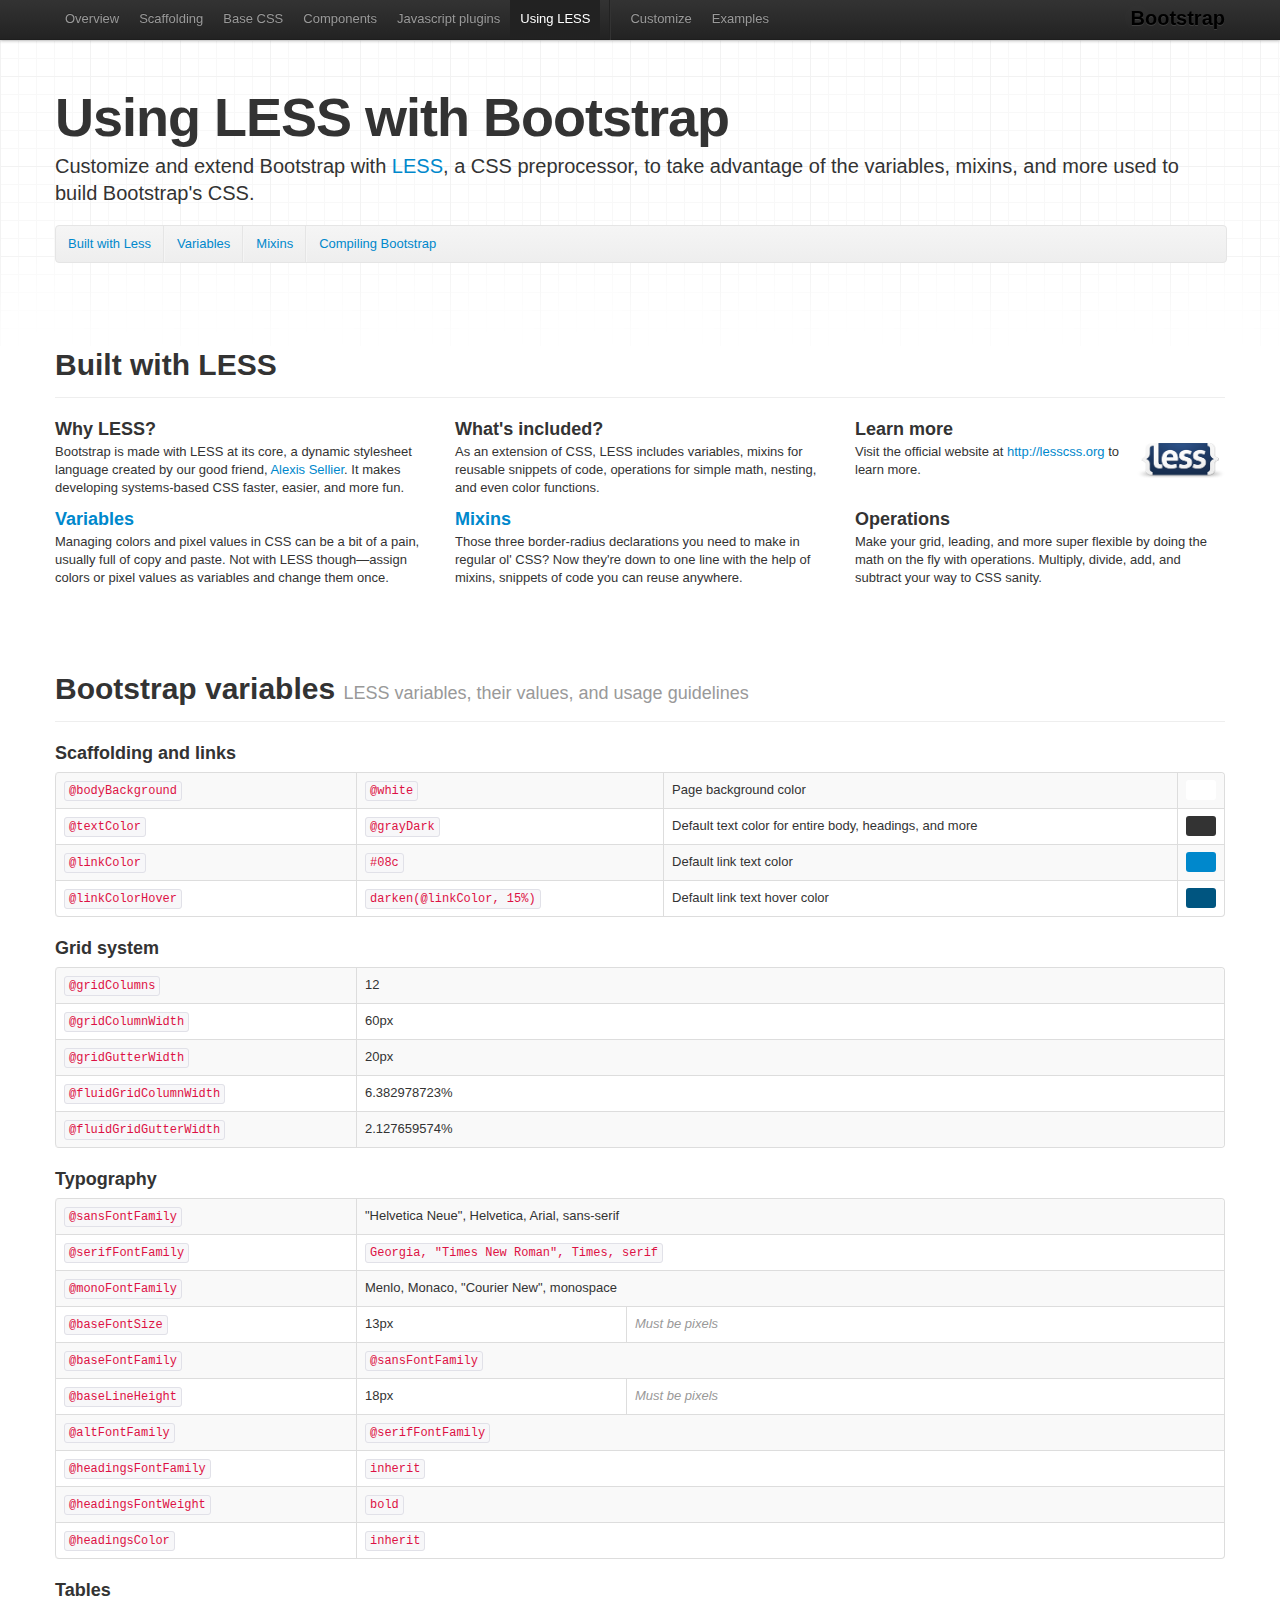
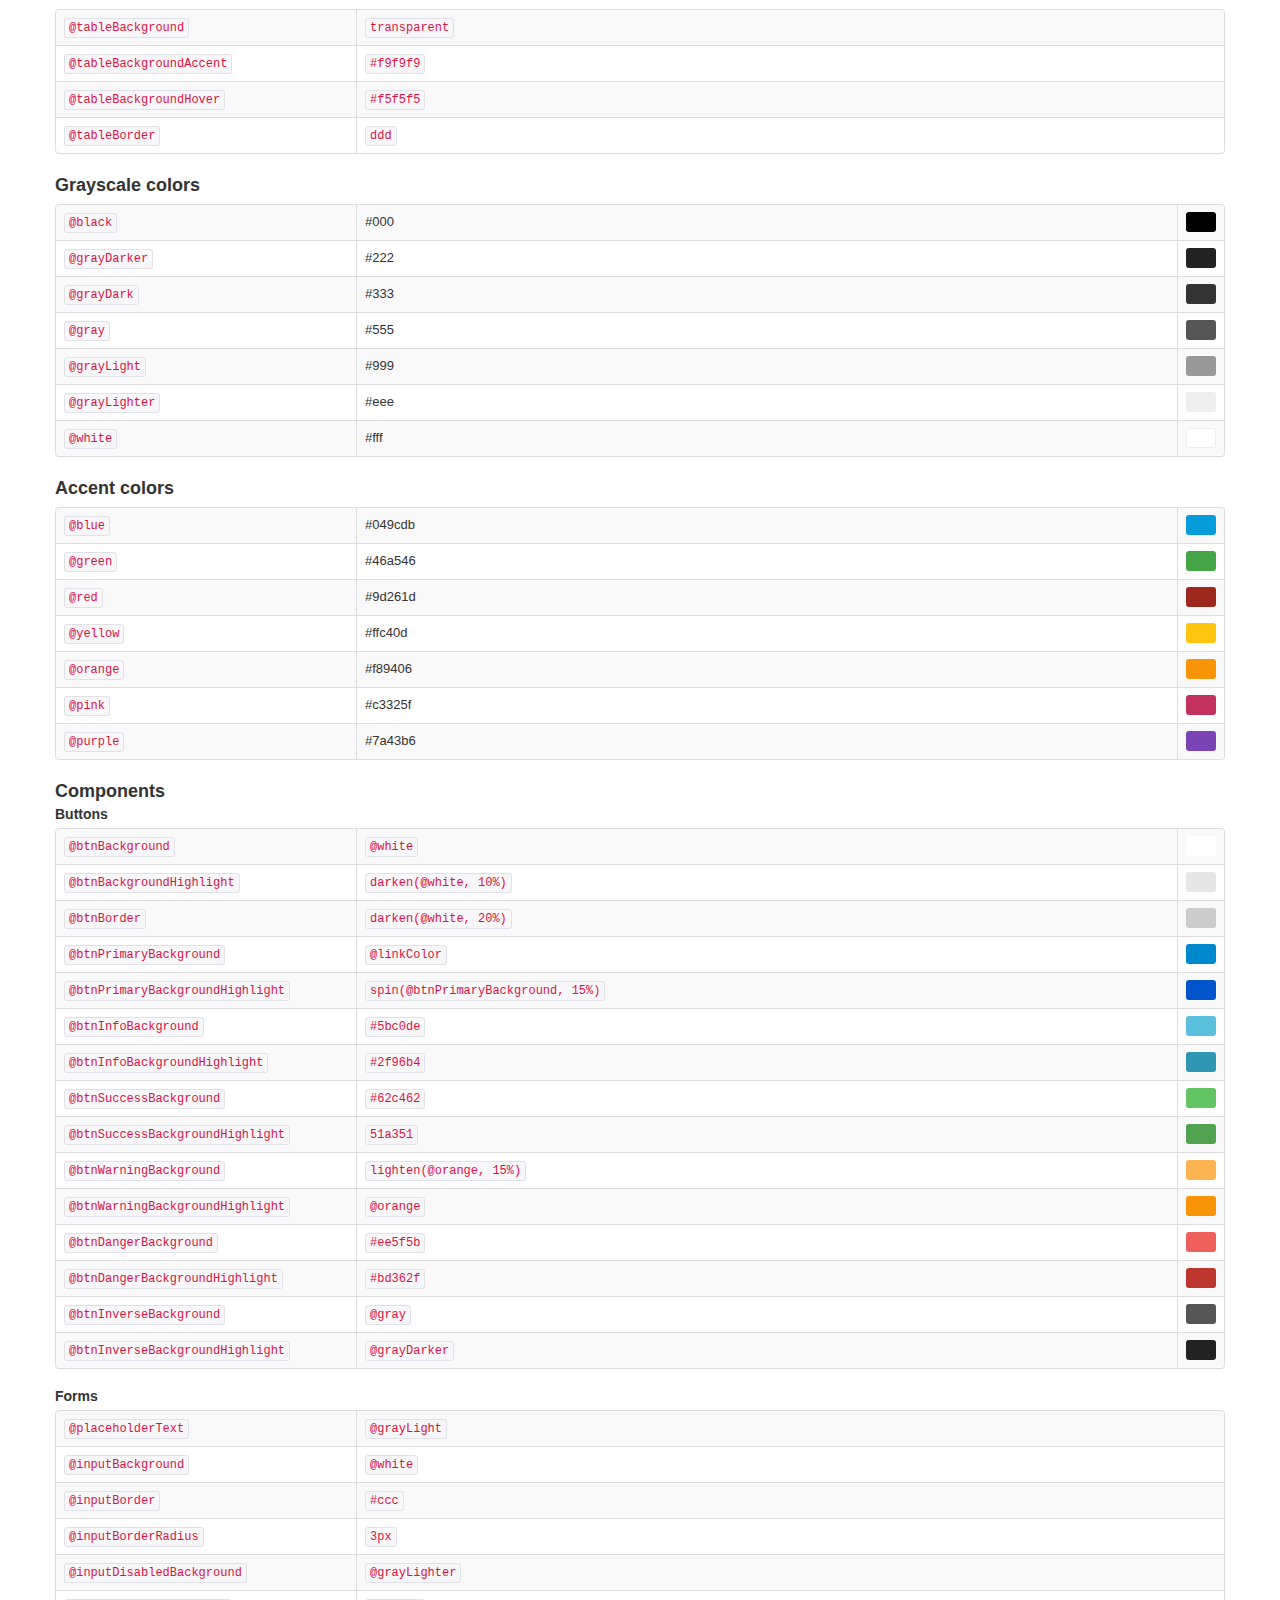
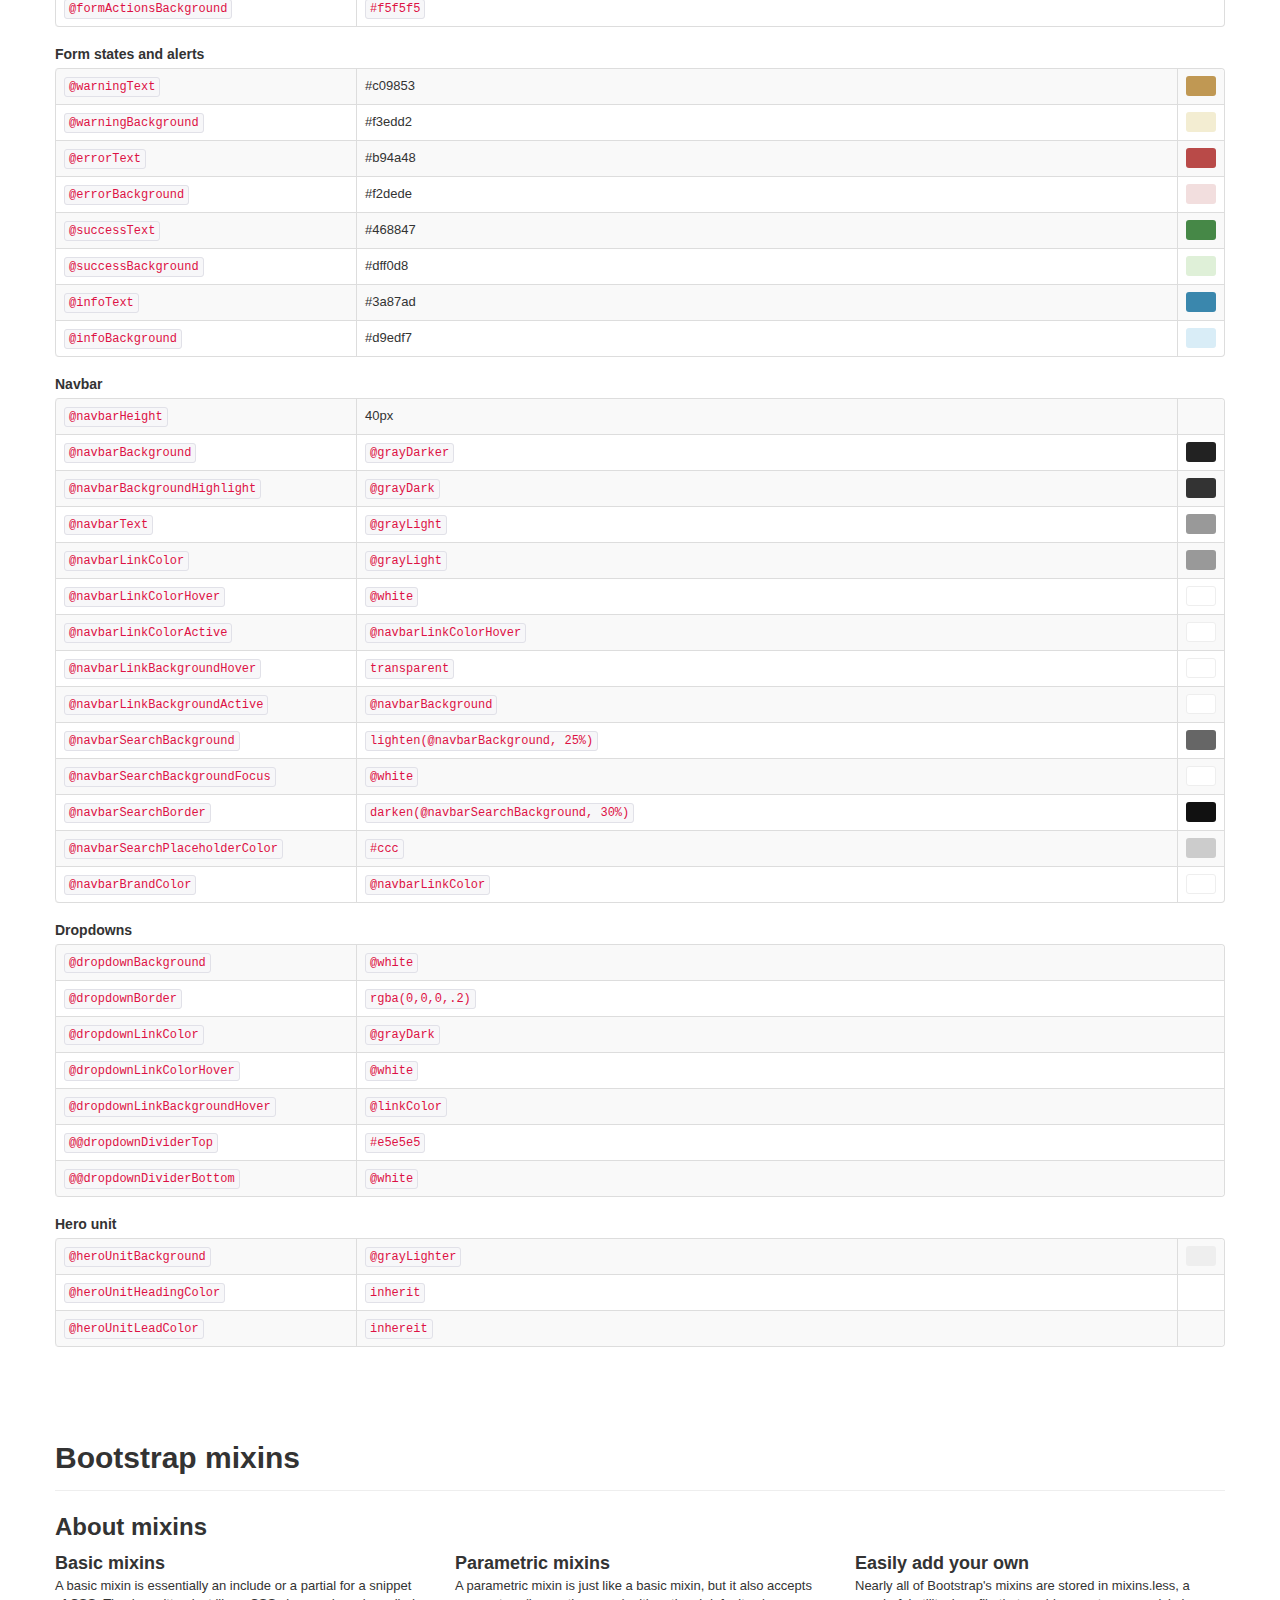
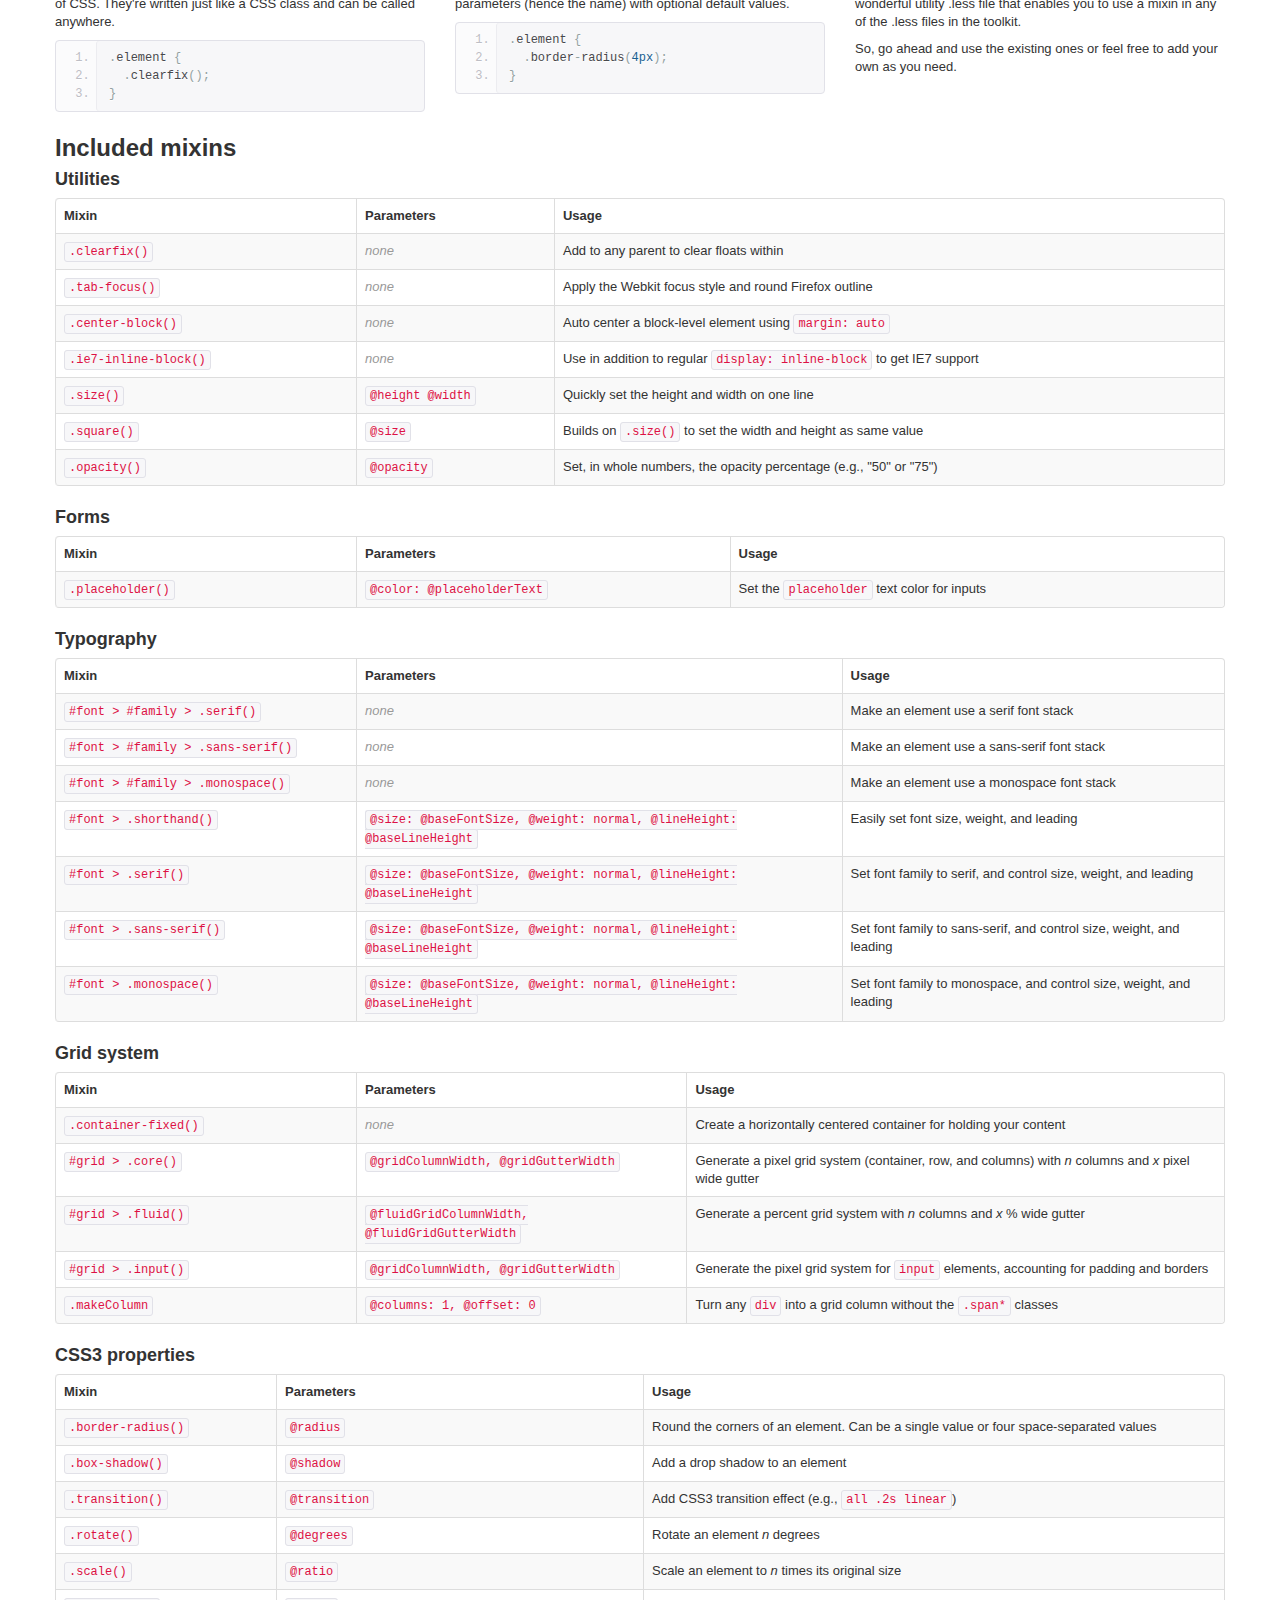
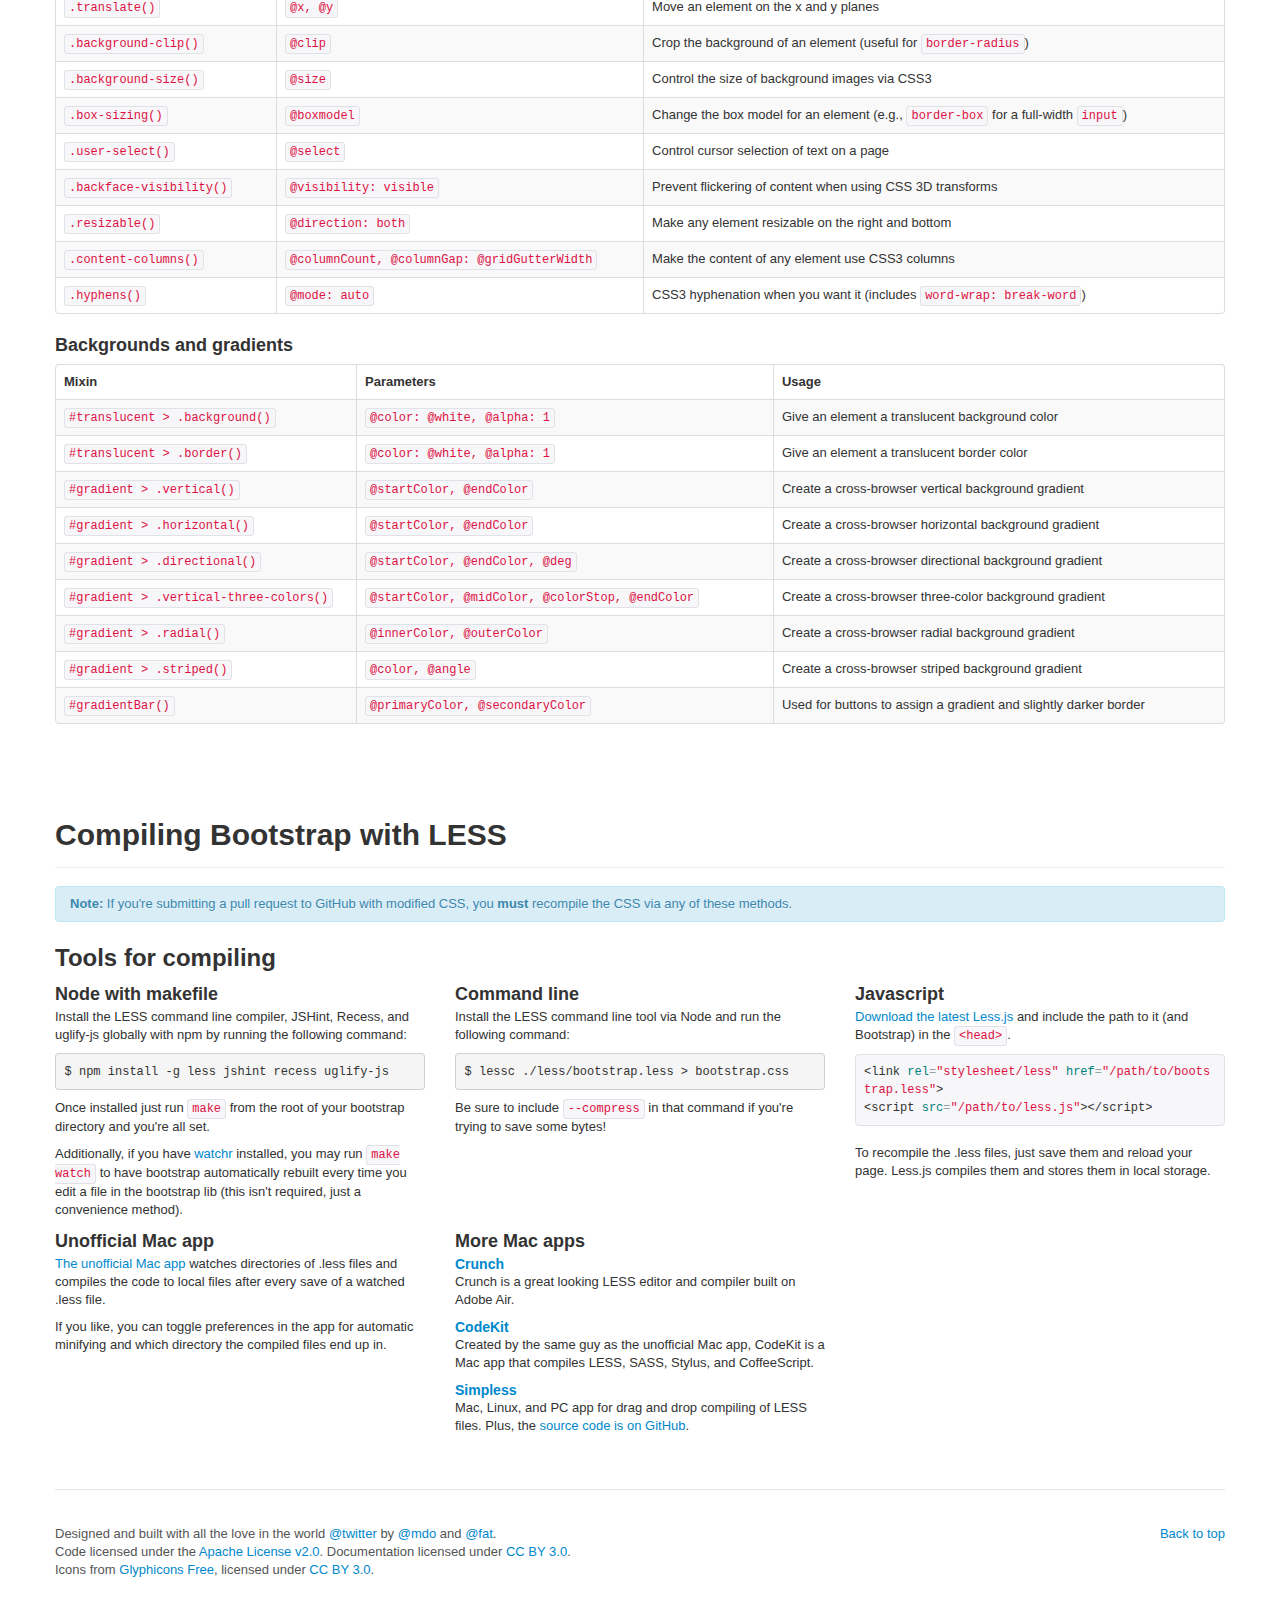
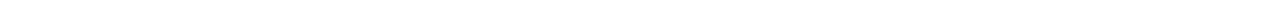
<file: less.html>
<!DOCTYPE html>
<html lang="en">
  <head>
    <meta charset="utf-8">
    <title>Less · Twitter Bootstrap</title>
    <meta name="viewport" content="width=device-width, initial-scale=1.0">
    <meta name="description" content="">
    <meta name="author" content="">

    <!-- Le styles -->
    <link href="assets/css/bootstrap.css" rel="stylesheet">
    <link href="assets/css/bootstrap-responsive.css" rel="stylesheet">
    <link href="assets/css/docs.css" rel="stylesheet">
    <link href="assets/js/google-code-prettify/prettify.css" rel="stylesheet">

    <!-- Le HTML5 shim, for IE6-8 support of HTML5 elements -->
    <!--[if lt IE 9]>
      <script src="http://html5shim.googlecode.com/svn/trunk/html5.js"></script>
    <![endif]-->

    <!-- Le fav and touch icons -->
    <link rel="shortcut icon" href="assets/ico/favicon.ico">
    <link rel="apple-touch-icon-precomposed" sizes="144x144" href="assets/ico/apple-touch-icon-144-precomposed.png">
    <link rel="apple-touch-icon-precomposed" sizes="114x114" href="assets/ico/apple-touch-icon-114-precomposed.png">
    <link rel="apple-touch-icon-precomposed" sizes="72x72" href="assets/ico/apple-touch-icon-72-precomposed.png">
    <link rel="apple-touch-icon-precomposed" href="assets/ico/apple-touch-icon-57-precomposed.png">

  </head>

  <body data-spy="scroll" data-target=".subnav" data-offset="50">


  <!-- Navbar
    ================================================== -->
    <div class="navbar navbar-fixed-top">
      <div class="navbar-inner">
        <div class="container">
          <button type="button"class="btn btn-navbar" data-toggle="collapse" data-target=".nav-collapse">
            <span class="icon-bar"></span>
            <span class="icon-bar"></span>
            <span class="icon-bar"></span>
          </button>
          <a class="brand" href="./index.html">Bootstrap</a>
          <div class="nav-collapse collapse">
            <ul class="nav">
              <li class="">
                <a href="./index.html">Overview</a>
              </li>
              <li class="">
                <a href="./scaffolding.html">Scaffolding</a>
              </li>
              <li class="">
                <a href="./base-css.html">Base CSS</a>
              </li>
              <li class="">
                <a href="./components.html">Components</a>
              </li>
              <li class="">
                <a href="./javascript.html">Javascript plugins</a>
              </li>
              <li class="active">
                <a href="./less.html">Using LESS</a>
              </li>
              <li class="divider-vertical"></li>
              <li class="">
                <a href="./download.html">Customize</a>
              </li>
              <li class="">
                <a href="./examples.html">Examples</a>
              </li>
            </ul>
          </div>
        </div>
      </div>
    </div>

    <div class="container">

<!-- Masthead
================================================== -->
<header class="jumbotron subhead" id="overview">
  <h1>Using LESS with Bootstrap</h1>
  <p class="lead">Customize and extend Bootstrap with <a href="http://lesscss.org" target="_blank">LESS</a>, a CSS preprocessor, to take advantage of the variables, mixins, and more used to build Bootstrap's CSS.</p>
  <div class="subnav">
    <ul class="nav nav-pills">
      <li><a href="#builtWith">Built with Less</a></li>
      <li><a href="#variables">Variables</a></li>
      <li><a href="#mixins">Mixins</a></li>
      <li><a href="#compiling">Compiling Bootstrap</a></li>
    </ul>
  </div>
</header>



<!-- BUILT WITH LESS
================================================== -->
<section id="builtWith">
  <div class="page-header">
    <h1>Built with LESS</h1>
  </div>
  <div class="row">
    <div class="span4">
      <h3>Why LESS?</h3>
      <p>Bootstrap is made with LESS at its core, a dynamic stylesheet language created by our good friend, <a href="http://cloudhead.io">Alexis Sellier</a>. It makes developing systems-based CSS faster, easier, and more fun.</p>
    </div>
    <div class="span4">
      <h3>What's included?</h3>
      <p>As an extension of CSS, LESS includes variables, mixins for reusable snippets of code, operations for simple math, nesting, and even color functions.</p>
    </div>
    <div class="span4">
      <h3>Learn more</h3>
      <img style="float: right; height: 36px;" src="assets/img/less-logo-large.png" alt="LESS CSS">
      <p>Visit the official website at <a href="http://lesscss.org">http://lesscss.org</a> to learn more.</p>
    </div>
  </div>
  <div class="row">
    <div class="span4">
      <h3><a href="#variables">Variables</a></h3>
      <p>Managing colors and pixel values in CSS can be a bit of a pain, usually full of copy and paste. Not with LESS though&mdash;assign colors or pixel values as variables and change them once.</p>
    </div>
    <div class="span4">
      <h3><a href="#mixins">Mixins</a></h3>
      <p>Those three border-radius declarations you need to make in regular ol' CSS? Now they're down to one line with the help of mixins, snippets of code you can reuse anywhere.</p>
    </div>
    <div class="span4">
      <h3>Operations</h3>
      <p>Make your grid, leading, and more super flexible by doing the math on the fly with operations. Multiply, divide, add, and subtract your way to CSS sanity.</p>
    </div>
  </div>
</section>



<!-- VARIABLES
================================================== -->
<section id="variables">
  <div class="page-header">
    <h1>Bootstrap variables <small>LESS variables, their values, and usage guidelines</small></h1>
  </div>

  <h3>Scaffolding and links</h3>
  <table class="table table-bordered table-striped">
    <tbody>
      <tr>
        <td class="span4"><code>@bodyBackground</code></td>
        <td><code>@white</code></td>
        <td>Page background color</td>
        <td class="swatch-col"><span class="swatch" style="background-color: #fff;"></span></td>
      </tr>
      <tr>
        <td><code>@textColor</code></td>
        <td><code>@grayDark</code></td>
        <td>Default text color for entire body, headings, and more</td>
        <td class="swatch-col"><span class="swatch" style="background-color: #333;"></span></td>
      </tr>
      <tr>
        <td><code>@linkColor</code></td>
        <td><code>#08c</code></td>
        <td>Default link text color</td>
        <td class="swatch-col"><span class="swatch" style="background-color: #08c;"></span></td>
      </tr>
      <tr>
        <td><code>@linkColorHover</code></td>
        <td><code>darken(@linkColor, 15%)</code></td>
        <td>Default link text hover color</td>
        <td><span class="swatch" style="background-color: #005580;"></span></td>
      </tr>
    </tbody>
  </table>
  <h3>Grid system</h3>
  <table class="table table-bordered table-striped">
    <tbody>
      <tr>
        <td class="span4"><code>@gridColumns</code></td>
        <td>12</td>
      </tr>
      <tr>
        <td><code>@gridColumnWidth</code></td>
        <td>60px</td>
      </tr>
      <tr>
        <td><code>@gridGutterWidth</code></td>
        <td>20px</td>
      </tr>
      <tr>
        <td><code>@fluidGridColumnWidth</code></td>
        <td>6.382978723%</td>
      </tr>
      <tr>
        <td><code>@fluidGridGutterWidth</code></td>
        <td>2.127659574%</td>
      </tr>
    </tbody>
  </table>
  <h3>Typography</h3>
  <table class="table table-bordered table-striped">
    <tbody>
      <tr>
        <td class="span4"><code>@sansFontFamily</code></td>
        <td colspan="2">"Helvetica Neue", Helvetica, Arial, sans-serif</td>
      </tr>
      <tr>
        <td><code>@serifFontFamily</code></td>
        <td colspan="2"><code>Georgia, "Times New Roman", Times, serif</code></td>
      </tr>
      <tr>
        <td><code>@monoFontFamily</code></td>
        <td colspan="2">Menlo, Monaco, "Courier New", monospace</td>
      </tr>

      <tr>
        <td><code>@baseFontSize</code></td>
        <td>13px</td>
        <td><em class="muted">Must be pixels</em></td>
      </tr>
      <tr>
        <td><code>@baseFontFamily</code></td>
        <td colspan="2"><code>@sansFontFamily</code></td>
      </tr>
      <tr>
        <td><code>@baseLineHeight</code></td>
        <td>18px</td>
        <td><em class="muted">Must be pixels</em></td>
      </tr>
      <tr>
        <td><code>@altFontFamily</code></td>
        <td colspan="2"><code>@serifFontFamily</code></td>
      </tr>

      <tr>
        <td><code>@headingsFontFamily</code></td>
        <td colspan="2"><code>inherit</code></td>
      </tr>
      <tr>
        <td><code>@headingsFontWeight</code></td>
        <td colspan="2"><code>bold</code></td>
      </tr>
      <tr>
        <td><code>@headingsColor</code></td>
        <td colspan="2"><code>inherit</code></td>
      </tr>
    </tbody>
  </table>
  <h3>Tables</h3>
  <table class="table table-bordered table-striped">
    <tbody>
      <tr>
        <td class="span4"><code>@tableBackground</code></td>
        <td><code>transparent</code></td>
      </tr>
      <tr>
        <td><code>@tableBackgroundAccent</code></td>
        <td><code>#f9f9f9</code></td>
      </tr>
      <tr>
        <td><code>@tableBackgroundHover</code></td>
        <td><code>#f5f5f5</code></td>
      </tr>
      <tr>
        <td><code>@tableBorder</code></td>
        <td><code>ddd</code></td>
      </tr>
    </tbody>
  </table>

  <h3>Grayscale colors</h3>
  <table class="table table-bordered table-striped">
    <tbody>
      <tr>
        <td class="span4"><code>@black</code></td>
        <td>#000</td>
        <td class="swatch-col"><span class="swatch" style="background-color: #000;"></span></td>
      </tr>
      <tr>
        <td><code>@grayDarker</code></td>
        <td>#222</td>
        <td><span class="swatch" style="background-color: #222;"></span></td>
      </tr>
      <tr>
        <td><code>@grayDark</code></td>
        <td>#333</td>
        <td><span class="swatch" style="background-color: #333;"></span></td>
      </tr>
      <tr>
        <td><code>@gray</code></td>
        <td>#555</td>
        <td><span class="swatch" style="background-color: #555;"></span></td>
      </tr>
      <tr>
        <td><code>@grayLight</code></td>
        <td>#999</td>
        <td><span class="swatch" style="background-color: #999;"></span></td>
      </tr>
      <tr>
        <td><code>@grayLighter</code></td>
        <td>#eee</td>
        <td><span class="swatch" style="background-color: #eee;"></span></td>
      </tr>
      <tr>
        <td><code>@white</code></td>
        <td>#fff</td>
        <td><span class="swatch swatch-bordered" style="background-color: #fff;"></span></td>
      </tr>
    </tbody>
  </table>
  <h3>Accent colors</h3>
  <table class="table table-bordered table-striped">
    <tbody>
      <tr>
        <td class="span4"><code>@blue</code></td>
        <td>#049cdb</td>
        <td class="swatch-col"><span class="swatch" style="background-color: #049cdb;"></span></td>
      </tr>
      <tr>
        <td><code>@green</code></td>
        <td>#46a546</td>
        <td><span class="swatch" style="background-color: #46a546;"></span></td>
      </tr>
      <tr>
        <td><code>@red</code></td>
        <td>#9d261d</td>
        <td><span class="swatch" style="background-color: #9d261d;"></span></td>
      </tr>
      <tr>
        <td><code>@yellow</code></td>
        <td>#ffc40d</td>
        <td><span class="swatch" style="background-color: #ffc40d;"></span></td>
      </tr>
      <tr>
        <td><code>@orange</code></td>
        <td>#f89406</td>
        <td><span class="swatch" style="background-color: #f89406;"></span></td>
      </tr>
      <tr>
        <td><code>@pink</code></td>
        <td>#c3325f</td>
        <td><span class="swatch" style="background-color: #c3325f;"></span></td>
      </tr>
      <tr>
        <td><code>@purple</code></td>
        <td>#7a43b6</td>
        <td><span class="swatch" style="background-color: #7a43b6;"></span></td>
      </tr>
    </tbody>
  </table>


  <h3>Components</h3>

  <h4>Buttons</h4>
  <table class="table table-bordered table-striped">
    <tbody>
      <tr>
        <td class="span4"><code>@btnBackground</code></td>
        <td><code>@white</code></td>
        <td class="swatch-col"><span class="swatch" style="background-color: #fff;"></span></td>
      </tr>
      <tr>
        <td><code>@btnBackgroundHighlight</code></td>
        <td><code>darken(@white, 10%)</code></td>
        <td class="swatch-col"><span class="swatch" style="background-color: #e6e6e6;"></span></td>
      </tr>
      <tr>
        <td><code>@btnBorder</code></td>
        <td><code>darken(@white, 20%)</code></td>
        <td class="swatch-col"><span class="swatch" style="background-color: #ccc;"></span></td>
      </tr>

      <tr>
        <td><code>@btnPrimaryBackground</code></td>
        <td><code>@linkColor</code></td>
        <td class="swatch-col"><span class="swatch" style="background-color: #08c;"></span></td>
      </tr>
      <tr>
        <td><code>@btnPrimaryBackgroundHighlight</code></td>
        <td><code>spin(@btnPrimaryBackground, 15%)</code></td>
        <td class="swatch-col"><span class="swatch" style="background-color: #05c;"></span></td>
      </tr>

      <tr>
        <td><code>@btnInfoBackground</code></td>
        <td><code>#5bc0de</code></td>
        <td class="swatch-col"><span class="swatch" style="background-color: #5bc0de;"></span></td>
      </tr>
      <tr>
        <td><code>@btnInfoBackgroundHighlight</code></td>
        <td><code>#2f96b4</code></td>
        <td class="swatch-col"><span class="swatch" style="background-color: #2f96b4;"></span></td>
      </tr>

      <tr>
        <td><code>@btnSuccessBackground</code></td>
        <td><code>#62c462</code></td>
        <td class="swatch-col"><span class="swatch" style="background-color: #62c462;"></span></td>
      </tr>
      <tr>
        <td><code>@btnSuccessBackgroundHighlight</code></td>
        <td><code>51a351</code></td>
        <td class="swatch-col"><span class="swatch" style="background-color: #51a351;"></span></td>
      </tr>

      <tr>
        <td><code>@btnWarningBackground</code></td>
        <td><code>lighten(@orange, 15%)</code></td>
        <td class="swatch-col"><span class="swatch" style="background-color: #fbb450;"></span></td>
      </tr>
      <tr>
        <td><code>@btnWarningBackgroundHighlight</code></td>
        <td><code>@orange</code></td>
        <td class="swatch-col"><span class="swatch" style="background-color: #f89406;"></span></td>
      </tr>

      <tr>
        <td><code>@btnDangerBackground</code></td>
        <td><code>#ee5f5b</code></td>
        <td class="swatch-col"><span class="swatch" style="background-color: #ee5f5b;"></span></td>
      </tr>
      <tr>
        <td><code>@btnDangerBackgroundHighlight</code></td>
        <td><code>#bd362f</code></td>
        <td class="swatch-col"><span class="swatch" style="background-color: #bd362f;"></span></td>
      </tr>

      <tr>
        <td><code>@btnInverseBackground</code></td>
        <td><code>@gray</code></td>
        <td class="swatch-col"><span class="swatch" style="background-color: #555;"></span></td>
      </tr>
      <tr>
        <td><code>@btnInverseBackgroundHighlight</code></td>
        <td><code>@grayDarker</code></td>
        <td class="swatch-col"><span class="swatch" style="background-color: #222;"></span></td>
      </tr>
    </tbody>
  </table>
  <h4>Forms</h4>
  <table class="table table-bordered table-striped">
    <tbody>
      <tr>
        <td class="span4"><code>@placeholderText</code></td>
        <td><code>@grayLight</code></td>
      </tr>
      <tr>
        <td><code>@inputBackground</code></td>
        <td><code>@white</code></td>
      </tr>
      <tr>
        <td><code>@inputBorder</code></td>
        <td><code>#ccc</code></td>
      </tr>
      <tr>
        <td><code>@inputBorderRadius</code></td>
        <td><code>3px</code></td>
      </tr>
      <tr>
        <td><code>@inputDisabledBackground</code></td>
        <td><code>@grayLighter</code></td>
      </tr>
      <tr>
        <td><code>@formActionsBackground</code></td>
        <td><code>#f5f5f5</code></td>
      </tr>
    </tbody>
  </table>
  <h4>Form states and alerts</h4>
  <table class="table table-bordered table-striped">
    <tbody>
      <tr>
        <td class="span4"><code>@warningText</code></td>
        <td>#c09853</td>
        <td><span class="swatch" style="background-color: #c09853;"></span></td>
      </tr>
      <tr>
        <td><code>@warningBackground</code></td>
        <td>#f3edd2</td>
        <td class="swatch-col"><span class="swatch" style="background-color: #f3edd2;"></span></td>
      </tr>
      <tr>
        <td><code>@errorText</code></td>
        <td>#b94a48</td>
        <td><span class="swatch" style="background-color: #b94a48;"></span></td>
      </tr>
      <tr>
        <td><code>@errorBackground</code></td>
        <td>#f2dede</td>
        <td><span class="swatch" style="background-color: #f2dede;"></span></td>
      </tr>
      <tr>
        <td><code>@successText</code></td>
        <td>#468847</td>
        <td><span class="swatch" style="background-color: #468847;"></span></td>
      </tr>
      <tr>
        <td><code>@successBackground</code></td>
        <td>#dff0d8</td>
        <td><span class="swatch" style="background-color: #dff0d8;"></span></td>
      </tr>
      <tr>
        <td><code>@infoText</code></td>
        <td>#3a87ad</td>
        <td><span class="swatch" style="background-color: #3a87ad;"></span></td>
      </tr>
      <tr>
        <td><code>@infoBackground</code></td>
        <td>#d9edf7</td>
        <td><span class="swatch" style="background-color: #d9edf7;"></span></td>
      </tr>
    </tbody>
  </table>

  <h4>Navbar</h4>
  <table class="table table-bordered table-striped">
    <tbody>
      <tr>
        <td class="span4"><code>@navbarHeight</code></td>
        <td>40px</td>
        <td class="swatch-col"></td>
      </tr>
      <tr>
        <td><code>@navbarBackground</code></td>
        <td><code>@grayDarker</code></td>
        <td><span class="swatch" style="background-color: #222;"></span></td>
      </tr>
      <tr>
        <td><code>@navbarBackgroundHighlight</code></td>
        <td><code>@grayDark</code></td>
        <td><span class="swatch" style="background-color: #333;"></span></td>
      </tr>

      <tr>
        <td><code>@navbarText</code></td>
        <td><code>@grayLight</code></td>
        <td><span class="swatch" style="background-color: #999;"></span></td>
      </tr>
      <tr>
        <td><code>@navbarLinkColor</code></td>
        <td><code>@grayLight</code></td>
        <td><span class="swatch" style="background-color: #999;"></span></td>
      </tr>
      <tr>
        <td><code>@navbarLinkColorHover</code></td>
        <td><code>@white</code></td>
        <td><span class="swatch swatch-bordered" style="background-color: #fff;"></span></td>
      </tr>
      <tr>
        <td><code>@navbarLinkColorActive</code></td>
        <td><code>@navbarLinkColorHover</code></td>
        <td><span class="swatch swatch-bordered" style="background-color: #fff;"></span></td>
      </tr>
      <tr>
        <td><code>@navbarLinkBackgroundHover</code></td>
        <td><code>transparent</code></td>
        <td><span class="swatch swatch-bordered" style="background-color: transparent;"></span></td>
      </tr>
      <tr>
        <td><code>@navbarLinkBackgroundActive</code></td>
        <td><code>@navbarBackground</code></td>
        <td><span class="swatch swatch-bordered" style="background-color: #fff;"></span></td>
      </tr>

      <tr>
        <td><code>@navbarSearchBackground</code></td>
        <td><code>lighten(@navbarBackground, 25%)</code></td>
        <td><span class="swatch" style="background-color: #666;"></span></td>
      </tr>
      <tr>
        <td><code>@navbarSearchBackgroundFocus</code></td>
        <td><code>@white</code></td>
        <td><span class="swatch swatch-bordered" style="background-color: #fff;"></span></td>
      </tr>
      <tr>
        <td><code>@navbarSearchBorder</code></td>
        <td><code>darken(@navbarSearchBackground, 30%)</code></td>
        <td><span class="swatch" style="background-color: #111;"></span></td>
      </tr>
      <tr>
        <td><code>@navbarSearchPlaceholderColor</code></td>
        <td><code>#ccc</code></td>
        <td><span class="swatch" style="background-color: #ccc;"></span></td>
      </tr>
      <tr>
        <td><code>@navbarBrandColor</code></td>
        <td><code>@navbarLinkColor</code></td>
        <td><span class="swatch swatch-bordered" style="background-color: #fff;"></span></td>
      </tr>
    </tbody>
  </table>
  <h4>Dropdowns</h4>
  <table class="table table-bordered table-striped">
    <tbody>
      <tr>
        <td class="span4"><code>@dropdownBackground</code></td>
        <td><code>@white</code></td>
      </tr>
      <tr>
        <td><code>@dropdownBorder</code></td>
        <td><code>rgba(0,0,0,.2)</code></td>
      </tr>
      <tr>
        <td><code>@dropdownLinkColor</code></td>
        <td><code>@grayDark</code></td>
      </tr>
      <tr>
        <td><code>@dropdownLinkColorHover</code></td>
        <td><code>@white</code></td>
      </tr>
      <tr>
        <td><code>@dropdownLinkBackgroundHover</code></td>
        <td><code>@linkColor</code></td>
      </tr>
      <tr>
        <td><code>@@dropdownDividerTop</code></td>
        <td><code>#e5e5e5</code></td>
      </tr>
      <tr>
        <td><code>@@dropdownDividerBottom</code></td>
        <td><code>@white</code></td>
      </tr>
    </tbody>
  </table>
  <h4>Hero unit</h4>
  <table class="table table-bordered table-striped">
    <tbody>
      <tr>
        <td class="span4"><code>@heroUnitBackground</code></td>
        <td><code>@grayLighter</code></td>
        <td class="swatch-col"><span class="swatch" style="background-color: #eee;"></span></td>
      </tr>
      <tr>
        <td class="span2"><code>@heroUnitHeadingColor</code></td>
        <td><code>inherit</code></td>
        <td></td>
      </tr>
      <tr>
        <td><code>@heroUnitLeadColor</code></td>
        <td><code>inhereit</code></td>
        <td></td>
      </tr>
    </tbody>
  </table>


</section>



<!-- MIXINS
================================================== -->
<section id="mixins">
  <div class="page-header">
    <h1>Bootstrap mixins <small></small></h1>
  </div>
  <h2>About mixins</h2>
  <div class="row">
    <div class="span4">
      <h3>Basic mixins</h3>
      <p>A basic mixin is essentially an include or a partial for a snippet of CSS. They're written just like a CSS class and can be called anywhere.</p>
<pre class="prettyprint linenums">
.element {
  .clearfix();
}
</pre>
    </div><!-- /span4 -->
    <div class="span4">
      <h3>Parametric mixins</h3>
      <p>A parametric mixin is just like a basic mixin, but it also accepts parameters (hence the name) with optional default values.</p>
<pre class="prettyprint linenums">
.element {
  .border-radius(4px);
}
</pre>
    </div><!-- /span4 -->
    <div class="span4">
      <h3>Easily add your own</h3>
      <p>Nearly all of Bootstrap's mixins are stored in mixins.less, a wonderful utility .less file that enables you to use a mixin in any of the .less files in the toolkit.</p>
      <p>So, go ahead and use the existing ones or feel free to add your own as you need.</p>
    </div><!-- /span4 -->
  </div><!-- /row -->
  <h2>Included mixins</h2>
  <h3>Utilities</h3>
  <table class="table table-bordered table-striped">
    <thead>
      <tr>
        <th class="span4">Mixin</th>
        <th>Parameters</th>
        <th>Usage</th>
      </tr>
    </thead>
    <tbody>
      <tr>
        <td><code>.clearfix()</code></td>
        <td><em class="muted">none</em></td>
        <td>Add to any parent to clear floats within</td>
      </tr>
      <tr>
        <td><code>.tab-focus()</code></td>
        <td><em class="muted">none</em></td>
        <td>Apply the Webkit focus style and round Firefox outline</td>
      </tr>
      <tr>
        <td><code>.center-block()</code></td>
        <td><em class="muted">none</em></td>
        <td>Auto center a block-level element using <code>margin: auto</code></td>
      </tr>
      <tr>
        <td><code>.ie7-inline-block()</code></td>
        <td><em class="muted">none</em></td>
        <td>Use in addition to regular <code>display: inline-block</code> to get IE7 support</td>
      </tr>
      <tr>
        <td><code>.size()</code></td>
        <td><code>@height @width</code></td>
        <td>Quickly set the height and width on one line</td>
      </tr>
      <tr>
        <td><code>.square()</code></td>
        <td><code>@size</code></td>
        <td>Builds on <code>.size()</code> to set the width and height as same value</td>
      </tr>
      <tr>
        <td><code>.opacity()</code></td>
        <td><code>@opacity</code></td>
        <td>Set, in whole numbers, the opacity percentage (e.g., "50" or "75")</td>
      </tr>
    </tbody>
  </table>
  <h3>Forms</h3>
  <table class="table table-bordered table-striped">
    <thead>
      <tr>
        <th class="span4">Mixin</th>
        <th>Parameters</th>
        <th>Usage</th>
      </tr>
    </thead>
    <tbody>
      <tr>
        <td><code>.placeholder()</code></td>
        <td><code>@color: @placeholderText</code></td>
        <td>Set the <code>placeholder</code> text color for inputs</td>
      </tr>
    </tbody>
  </table>
  <h3>Typography</h3>
  <table class="table table-bordered table-striped">
    <thead>
      <tr>
        <th class="span4">Mixin</th>
        <th>Parameters</th>
        <th>Usage</th>
      </tr>
    </thead>
    <tbody>
      <tr>
        <td><code>#font > #family > .serif()</code></td>
        <td><em class="muted">none</em></td>
        <td>Make an element use a serif font stack</td>
      </tr>
      <tr>
        <td><code>#font > #family > .sans-serif()</code></td>
        <td><em class="muted">none</em></td>
        <td>Make an element use a sans-serif font stack</td>
      </tr>
      <tr>
        <td><code>#font > #family > .monospace()</code></td>
        <td><em class="muted">none</em></td>
        <td>Make an element use a monospace font stack</td>
      </tr>
      <tr>
        <td><code>#font > .shorthand()</code></td>
        <td><code>@size: @baseFontSize, @weight: normal, @lineHeight: @baseLineHeight</code></td>
        <td>Easily set font size, weight, and leading</td>
      </tr>
      <tr>
        <td><code>#font > .serif()</code></td>
        <td><code>@size: @baseFontSize, @weight: normal, @lineHeight: @baseLineHeight</code></td>
        <td>Set font family to serif, and control size, weight, and leading</td>
      </tr>
      <tr>
        <td><code>#font > .sans-serif()</code></td>
        <td><code>@size: @baseFontSize, @weight: normal, @lineHeight: @baseLineHeight</code></td>
        <td>Set font family to sans-serif, and control size, weight, and leading</td>
      </tr>
      <tr>
        <td><code>#font > .monospace()</code></td>
        <td><code>@size: @baseFontSize, @weight: normal, @lineHeight: @baseLineHeight</code></td>
        <td>Set font family to monospace, and control size, weight, and leading</td>
      </tr>
    </tbody>
  </table>
  <h3>Grid system</h3>
  <table class="table table-bordered table-striped">
    <thead>
      <tr>
        <th class="span4">Mixin</th>
        <th>Parameters</th>
        <th>Usage</th>
      </tr>
    </thead>
    <tbody>
      <tr>
        <td><code>.container-fixed()</code></td>
        <td><em class="muted">none</em></td>
        <td>Create a horizontally centered container for holding your content</td>
      </tr>
      <tr>
        <td><code>#grid > .core()</code></td>
        <td><code>@gridColumnWidth, @gridGutterWidth</code></td>
        <td>Generate a pixel grid system (container, row, and columns) with <em>n</em> columns and <em>x</em> pixel wide gutter</td>
      </tr>
      <tr>
        <td><code>#grid > .fluid()</code></td>
        <td><code>@fluidGridColumnWidth, @fluidGridGutterWidth</code></td>
        <td>Generate a percent grid system with <em>n</em> columns and <em>x</em> % wide gutter</td>
      </tr>
      <tr>
        <td><code>#grid > .input()</code></td>
        <td><code>@gridColumnWidth, @gridGutterWidth</code></td>
        <td>Generate the pixel grid system for <code>input</code> elements, accounting for padding and borders</td>
      </tr>
      <tr>
        <td><code>.makeColumn</code></td>
        <td><code>@columns: 1, @offset: 0</code></td>
        <td>Turn any <code>div</code> into a grid column without the <code>.span*</code> classes</td>
      </tr>
    </tbody>
  </table>
  <h3>CSS3 properties</h3>
  <table class="table table-bordered table-striped">
    <thead>
      <tr>
        <th class="span3">Mixin</th>
        <th>Parameters</th>
        <th>Usage</th>
      </tr>
    </thead>
    <tbody>
      <tr>
        <td><code>.border-radius()</code></td>
        <td><code>@radius</code></td>
        <td>Round the corners of an element. Can be a single value or four space-separated values</td>
      </tr>
      <tr>
        <td><code>.box-shadow()</code></td>
        <td><code>@shadow</code></td>
        <td>Add a drop shadow to an element</td>
      </tr>
      <tr>
        <td><code>.transition()</code></td>
        <td><code>@transition</code></td>
        <td>Add CSS3 transition effect (e.g., <code>all .2s linear</code>)</td>
      </tr>
      <tr>
        <td><code>.rotate()</code></td>
        <td><code>@degrees</code></td>
        <td>Rotate an element <em>n</em> degrees</td>
      </tr>
      <tr>
        <td><code>.scale()</code></td>
        <td><code>@ratio</code></td>
        <td>Scale an element to <em>n</em> times its original size</td>
      </tr>
      <tr>
        <td><code>.translate()</code></td>
        <td><code>@x, @y</code></td>
        <td>Move an element on the x and y planes</td>
      </tr>
      <tr>
        <td><code>.background-clip()</code></td>
        <td><code>@clip</code></td>
        <td>Crop the background of an element (useful for <code>border-radius</code>)</td>
      </tr>
      <tr>
        <td><code>.background-size()</code></td>
        <td><code>@size</code></td>
        <td>Control the size of background images via CSS3</td>
      </tr>
      <tr>
        <td><code>.box-sizing()</code></td>
        <td><code>@boxmodel</code></td>
        <td>Change the box model for an element (e.g., <code>border-box</code> for a full-width <code>input</code>)</td>
      </tr>
      <tr>
        <td><code>.user-select()</code></td>
        <td><code>@select</code></td>
        <td>Control cursor selection of text on a page</td>
      </tr>
      <tr>
        <td><code>.backface-visibility()</code></td>
        <td><code>@visibility: visible</code></td>
        <td>Prevent flickering of content when using CSS 3D transforms</td>
      </tr>
      <tr>
        <td><code>.resizable()</code></td>
        <td><code>@direction: both</code></td>
        <td>Make any element resizable on the right and bottom</td>
      </tr>
      <tr>
        <td><code>.content-columns()</code></td>
        <td><code>@columnCount, @columnGap: @gridGutterWidth</code></td>
        <td>Make the content of any element use CSS3 columns</td>
      </tr>
      <tr>
        <td><code>.hyphens()</code></td>
        <td><code>@mode: auto</code></td>
        <td>CSS3 hyphenation when you want it (includes <code>word-wrap: break-word</code>)</td>
      </tr>
    </tbody>
  </table>
  <h3>Backgrounds and gradients</h3>
  <table class="table table-bordered table-striped">
    <thead>
      <tr>
        <th class="span4">Mixin</th>
        <th>Parameters</th>
        <th>Usage</th>
      </tr>
    </thead>
    <tbody>
      <tr>
        <td><code>#translucent > .background()</code></td>
        <td><code>@color: @white, @alpha: 1</code></td>
        <td>Give an element a translucent background color</td>
      </tr>
      <tr>
        <td><code>#translucent > .border()</code></td>
        <td><code>@color: @white, @alpha: 1</code></td>
        <td>Give an element a translucent border color</td>
      </tr>
      <tr>
        <td><code>#gradient > .vertical()</code></td>
        <td><code>@startColor, @endColor</code></td>
        <td>Create a cross-browser vertical background gradient</td>
      </tr>
      <tr>
        <td><code>#gradient > .horizontal()</code></td>
        <td><code>@startColor, @endColor</code></td>
        <td>Create a cross-browser horizontal background gradient</td>
      </tr>
      <tr>
        <td><code>#gradient > .directional()</code></td>
        <td><code>@startColor, @endColor, @deg</code></td>
        <td>Create a cross-browser directional background gradient</td>
      </tr>
      <tr>
        <td><code>#gradient > .vertical-three-colors()</code></td>
        <td><code>@startColor, @midColor, @colorStop, @endColor</code></td>
        <td>Create a cross-browser three-color background gradient</td>
      </tr>
      <tr>
        <td><code>#gradient > .radial()</code></td>
        <td><code>@innerColor, @outerColor</code></td>
        <td>Create a cross-browser radial background gradient</td>
      </tr>
      <tr>
        <td><code>#gradient > .striped()</code></td>
        <td><code>@color, @angle</code></td>
        <td>Create a cross-browser striped background gradient</td>
      </tr>
      <tr>
        <td><code>#gradientBar()</code></td>
        <td><code>@primaryColor, @secondaryColor</code></td>
        <td>Used for buttons to assign a gradient and slightly darker border</td>
      </tr>
    </tbody>
  </table>
</section>



<!-- COMPILING LESS AND BOOTSTRAP
================================================== -->
<section id="compiling">
  <div class="page-header">
    <h1>Compiling Bootstrap with LESS</h1>
  </div>
  <div class="alert alert-info">
    <strong>Note:</strong> If you're submitting a pull request to GitHub with modified CSS, you <strong>must</strong> recompile the CSS via any of these methods.
  </div>
  <h2>Tools for compiling</h2>
  <div class="row">
    <div class="span4">
      <h3>Node with makefile</h3>
      <p>Install the LESS command line compiler, JSHint, Recess, and uglify-js globally with npm by running the following command:</p>
      <pre>$ npm install -g less jshint recess uglify-js</pre>
      <p>Once installed just run <code>make</code> from the root of your bootstrap directory and you're all set.</p>
      <p>Additionally, if you have <a href="https://github.com/mynyml/watchr">watchr</a> installed, you may run <code>make watch</code> to have bootstrap automatically rebuilt every time you edit a file in the bootstrap lib (this isn't required, just a convenience method).</p>
    </div><!-- /span4 -->
    <div class="span4">
      <h3>Command line</h3>
      <p>Install the LESS command line tool via Node and run the following command:</p>
        <pre>$ lessc ./less/bootstrap.less > bootstrap.css</pre>
      <p>Be sure to include <code>--compress</code> in that command if you're trying to save some bytes!</p>
    </div><!-- /span4 -->
    <div class="span4">
      <h3>Javascript</h3>
      <p><a href="http://lesscss.org/">Download the latest Less.js</a> and include the path to it (and Bootstrap) in the <code>&lt;head&gt;</code>.</p>
<pre class="prettyprint">
&lt;link rel="stylesheet/less" href="/path/to/bootstrap.less"&gt;
&lt;script src="/path/to/less.js"&gt;&lt;/script&gt;
</pre>
      <p>To recompile the .less files, just save them and reload your page. Less.js compiles them and stores them in local storage.</p>
    </div><!-- /span4 -->
  </div><!-- /row -->
  <div class="row">
    <div class="span4">
      <h3>Unofficial Mac app</h3>
      <p><a href="http://incident57.com/less/">The unofficial Mac app</a> watches directories of .less files and compiles the code to local files after every save of a watched .less file.</p>
      <p>If you like, you can toggle preferences in the app for automatic minifying and which directory the compiled files end up in.</p>
    </div><!-- /span4 -->
    <div class="span4">
      <h3>More Mac apps</h3>
      <h4><a href="http://crunchapp.net/" target="_blank">Crunch</a></h4>
      <p>Crunch is a great looking LESS editor and compiler built on Adobe Air.</p>
      <h4><a href="http://incident57.com/codekit/" target="_blank">CodeKit</a></h4>
      <p>Created by the same guy as the unofficial Mac app, CodeKit is a Mac app that compiles LESS, SASS, Stylus, and CoffeeScript.</p>
      <h4><a href="http://wearekiss.com/simpless" target="_blank">Simpless</a></h4>
      <p>Mac, Linux, and PC app for drag and drop compiling of LESS files. Plus, the <a href="https://github.com/Paratron/SimpLESS" target="_blank">source code is on GitHub</a>.</p>
    </div><!-- /span4 -->
  </div><!-- /row -->
</section>


     <!-- Footer
      ================================================== -->
      <footer class="footer">
        <p class="pull-right"><a href="#">Back to top</a></p>
        <p>Designed and built with all the love in the world <a href="http://twitter.com/twitter" target="_blank">@twitter</a> by <a href="http://twitter.com/mdo" target="_blank">@mdo</a> and <a href="http://twitter.com/fat" target="_blank">@fat</a>.</p>
        <p>Code licensed under the <a href="http://www.apache.org/licenses/LICENSE-2.0" target="_blank">Apache License v2.0</a>. Documentation licensed under <a href="http://creativecommons.org/licenses/by/3.0/">CC BY 3.0</a>.</p>
        <p>Icons from <a href="http://glyphicons.com">Glyphicons Free</a>, licensed under <a href="http://creativecommons.org/licenses/by/3.0/">CC BY 3.0</a>.</p>
      </footer>

    </div><!-- /container -->



    <!-- Le javascript
    ================================================== -->
    <!-- Placed at the end of the document so the pages load faster -->
    <script type="text/javascript" src="http://platform.twitter.com/widgets.js"></script>
    <script src="assets/js/jquery.js"></script>
    <script src="assets/js/google-code-prettify/prettify.js"></script>
    <script src="assets/js/bootstrap-transition.js"></script>
    <script src="assets/js/bootstrap-alert.js"></script>
    <script src="assets/js/bootstrap-modal.js"></script>
    <script src="assets/js/bootstrap-dropdown.js"></script>
    <script src="assets/js/bootstrap-scrollspy.js"></script>
    <script src="assets/js/bootstrap-tab.js"></script>
    <script src="assets/js/bootstrap-tooltip.js"></script>
    <script src="assets/js/bootstrap-popover.js"></script>
    <script src="assets/js/bootstrap-button.js"></script>
    <script src="assets/js/bootstrap-collapse.js"></script>
    <script src="assets/js/bootstrap-carousel.js"></script>
    <script src="assets/js/bootstrap-typeahead.js"></script>
    <script src="assets/js/application.js"></script>


  </body>
</html>
</file>
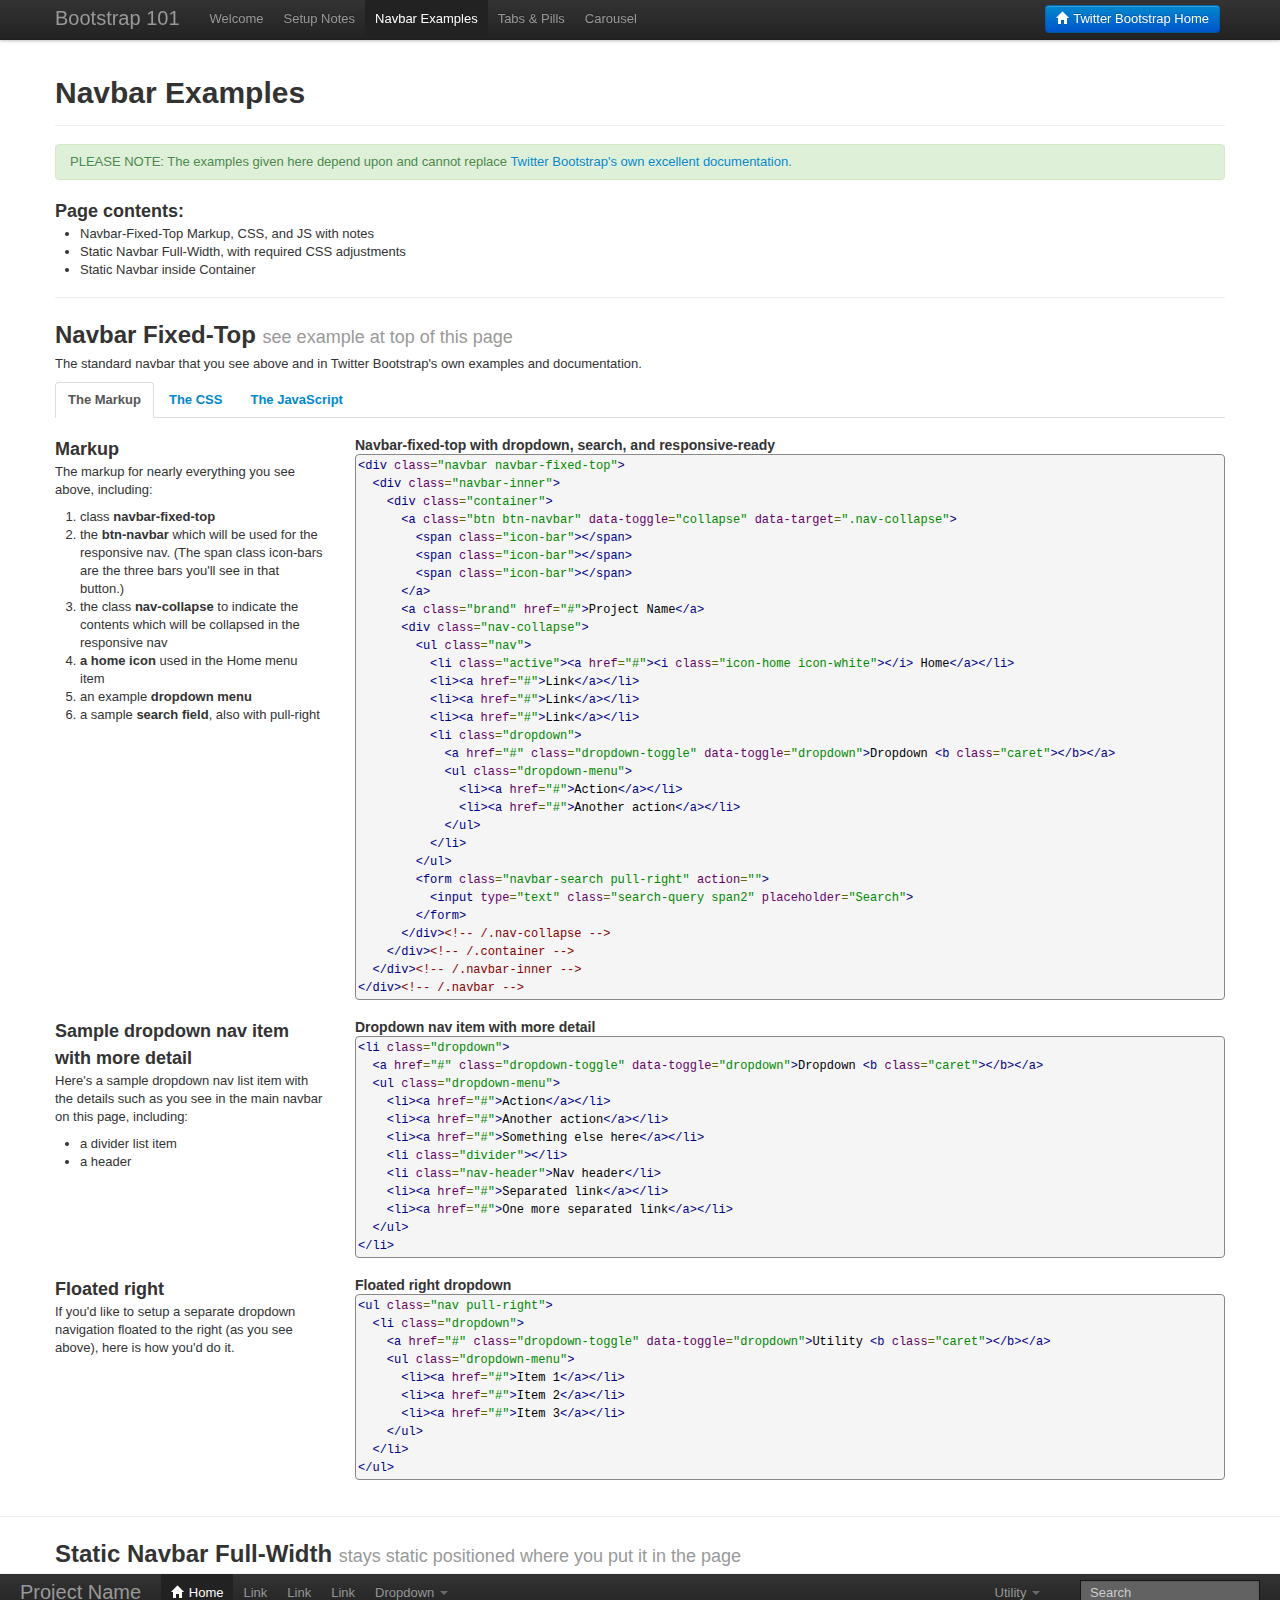
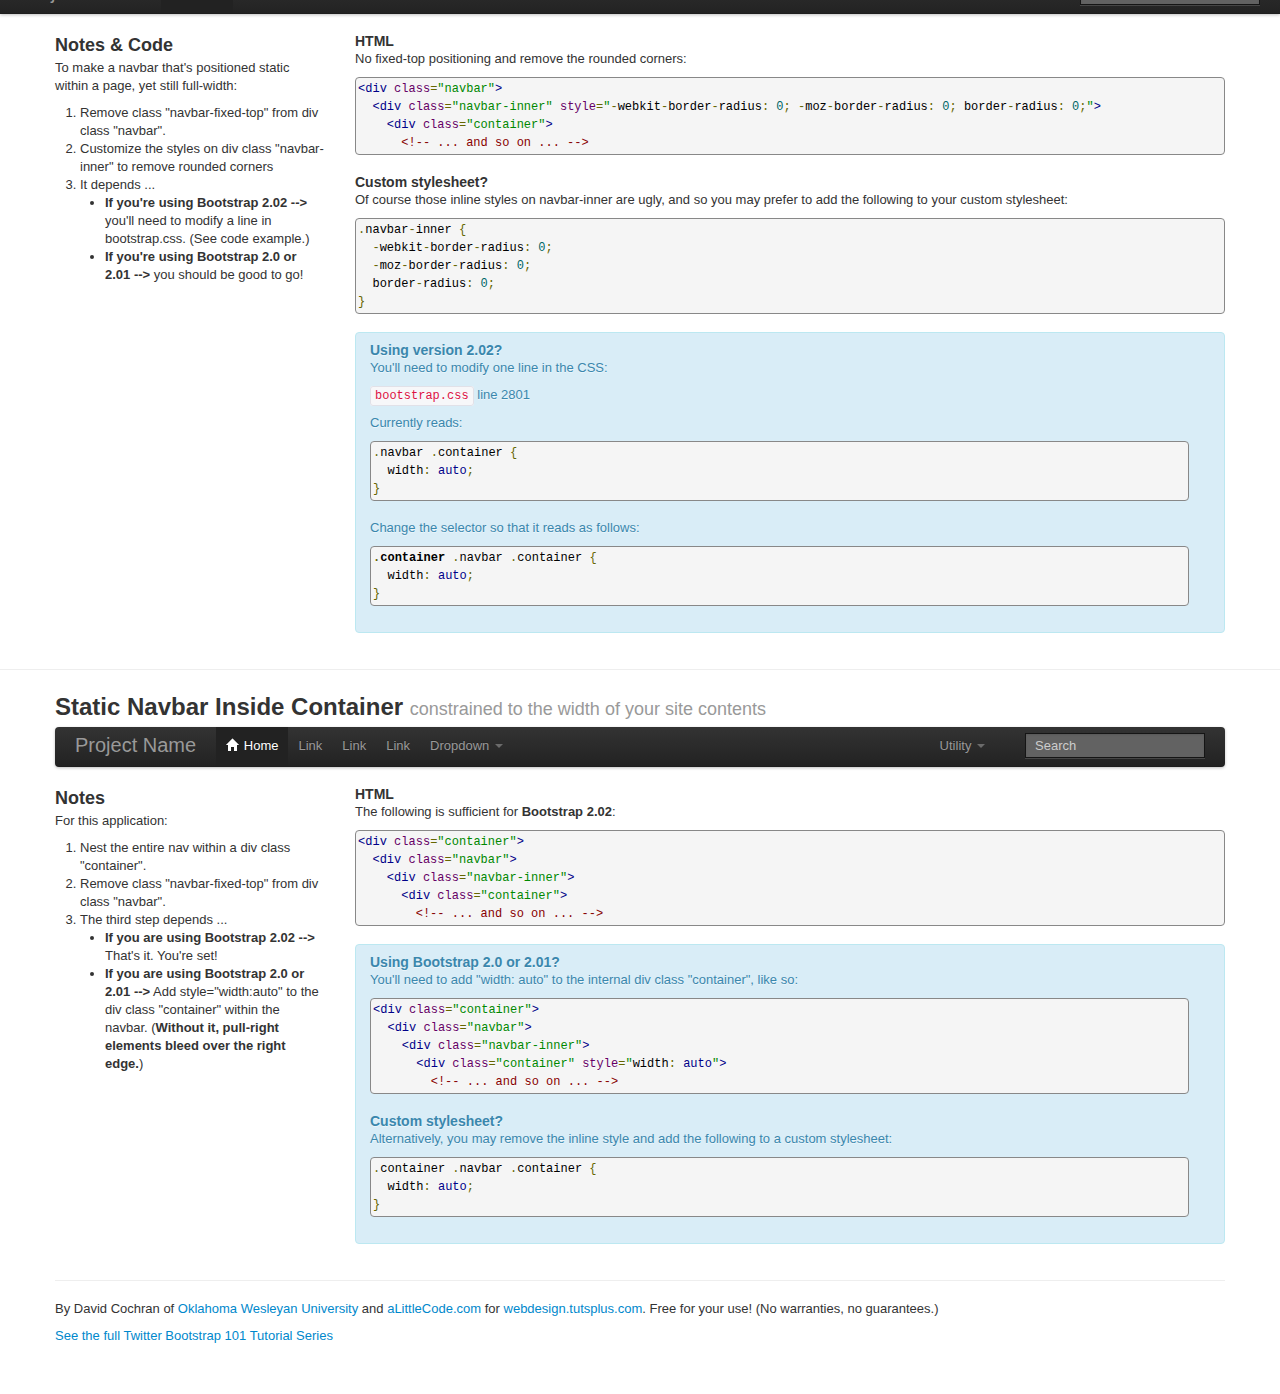
<file: navbar-examples.html>
<!DOCTYPE html>
<html lang="en">
  <head>
    <meta charset="utf-8">
    <title>Navbar Examples</title>
    
		<!-- Mobile viewport optimized: h5bp.com/viewport -->
	  <meta name="viewport" content="width=device-width">

    <!-- Le styles -->
    <link href="css/bootstrap-trim.min.css" rel="stylesheet">
    <style type="text/css">
      body {
        padding-top: 60px;
        padding-bottom: 40px;
      }
    	/* To keep short panes open decently tall */
    	.tab-pane {min-height: 500px;}
    </style>
    <link href="css/bootstrap-responsive.min.css" rel="stylesheet">
    

    <!-- Le HTML5 shim, for IE6-8 support of HTML5 elements -->
    <!--[if lt IE 9]>
      <script src="http://html5shim.googlecode.com/svn/trunk/html5.js"></script>
    <![endif]-->

    <!-- Le fav and touch icons -->
    <!-- Commented out - update these with your own files -->
    <!-- 
      <link rel="shortcut icon" href="ico/favicon.ico">
      <link rel="apple-touch-icon-precomposed" sizes="144x144" href="ico/apple-touch-icon-144-precomposed.png">
      <link rel="apple-touch-icon-precomposed" sizes="114x114" href="ico/apple-touch-icon-114-precomposed.png">
      <link rel="apple-touch-icon-precomposed" sizes="72x72" href="ico/apple-touch-icon-72-precomposed.png">
      <link rel="apple-touch-icon-precomposed" href="ico/apple-touch-icon-57-precomposed.png"> 
    -->

  </head>

  <body>

    <div class="navbar navbar-fixed-top">
		  <div class="navbar-inner">
		    <div class="container">
		      <a class="btn btn-navbar" data-toggle="collapse" data-target=".nav-collapse">
		        <span class="icon-bar"></span>
		        <span class="icon-bar"></span>
		        <span class="icon-bar"></span>
		      </a>
		      <a class="brand" href="index.html">Bootstrap 101</a>
		      <div class="nav-collapse">
		        <ul class="nav">
		          <li><a href="index.html">Welcome</a></li>
		          <li><a href="setup-notes.html">Setup Notes</a></li>
		          <li class="active"><a href="navbar-examples.html">Navbar Examples</a></li>
		         	<li><a href="tabs-pills.html">Tabs &amp; Pills</a></li>
              <li><a href="carousel.html">Carousel</a></li>
		        </ul>
		        	<a class="btn btn-primary pull-right" href="http://twitter.github.com/bootstrap/"><b class="icon-home icon-white"></b> Twitter Bootstrap Home</a>
		      </div><!-- /.nav-collapse -->
		    </div><!-- /.container -->
		  </div><!-- /navbar-inner -->
		</div><!-- /navbar -->
		
		<div class="container">
    <div class="page-header">
	    <h1>Navbar Examples</h1>
    </div>
    <p class="alert alert-success">PLEASE NOTE: The examples given here depend upon and cannot replace <a href="http://twitter.github.com/bootstrap/components.html#navbar">Twitter Bootstrap's own excellent documentation</a>.</p>
		
		<h3>Page contents:</h3>
		<ul>
			<li>Navbar-Fixed-Top Markup, CSS, and JS with notes</li>
			<li>Static Navbar Full-Width, with required CSS adjustments</li>
			<li>Static Navbar inside Container</li>
		</ul>

<hr>
		
		
			<h2>Navbar Fixed-Top <small>see example at top of this page</small></h2>
				<p>The standard navbar that you see above and in Twitter Bootstrap's own examples and documentation.</p>

			<div class="note-tabs">
				<ul class="nav nav-tabs">
					<li class="active"><a href="#navbar-fixed-html" data-toggle="tab"><strong>The Markup</strong></a></li>
					<li><a href="#navbar-fixed-css" data-toggle="tab"><strong>The CSS</strong></a></li>
					<li><a href="#navbar-fixed-js" data-toggle="tab"><strong>The JavaScript</strong></a></li>
				</ul>
				<div class="tab-content">
				<div class="tab-pane active" id="navbar-fixed-html">
					<div class="row">
					<div class="span3">
						<h3>Markup</h3>
						<p>The markup for nearly everything you see above, including:</p>
						<ol>
							<li>class <strong>navbar-fixed-top</strong></li>
							<li>the <strong>btn-navbar</strong> which will be used for the responsive nav. (The span class icon-bars are the three bars you'll see in that button.)</li>
							<li>the class <strong>nav-collapse</strong> to indicate the contents which will be collapsed in the responsive nav</li>
							<li><strong>a home icon</strong> used in the Home menu item</li>
							<li>an example <strong>dropdown menu</strong></li>
							<li>a sample <strong>search field</strong>, also with pull-right</li>
						</ol>
					</div><!-- .span -->
					<div class="span9">
						<h4>Navbar-fixed-top with dropdown, search, and responsive-ready</h4>
						<pre>&lt;div class=&quot;navbar navbar-fixed-top&quot;&gt;
  &lt;div class=&quot;navbar-inner&quot;&gt;
    &lt;div class=&quot;container&quot;&gt;
      &lt;a class=&quot;btn btn-navbar&quot; data-toggle=&quot;collapse&quot; data-target=&quot;.nav-collapse&quot;&gt;
        &lt;span class=&quot;icon-bar&quot;&gt;&lt;/span&gt;
        &lt;span class=&quot;icon-bar&quot;&gt;&lt;/span&gt;
        &lt;span class=&quot;icon-bar&quot;&gt;&lt;/span&gt;
      &lt;/a&gt;
      &lt;a class=&quot;brand&quot; href=&quot;#&quot;&gt;Project Name&lt;/a&gt;
      &lt;div class=&quot;nav-collapse&quot;&gt;
        &lt;ul class=&quot;nav&quot;&gt;
          &lt;li class=&quot;active&quot;&gt;&lt;a href=&quot;#&quot;&gt;&lt;i class=&quot;icon-home icon-white&quot;&gt;&lt;/i&gt; Home&lt;/a&gt;&lt;/li&gt;
          &lt;li&gt;&lt;a href=&quot;#&quot;&gt;Link&lt;/a&gt;&lt;/li&gt;
          &lt;li&gt;&lt;a href=&quot;#&quot;&gt;Link&lt;/a&gt;&lt;/li&gt;
          &lt;li&gt;&lt;a href=&quot;#&quot;&gt;Link&lt;/a&gt;&lt;/li&gt;
          &lt;li class=&quot;dropdown&quot;&gt;
            &lt;a href=&quot;#&quot; class=&quot;dropdown-toggle&quot; data-toggle=&quot;dropdown&quot;&gt;Dropdown &lt;b class=&quot;caret&quot;&gt;&lt;/b&gt;&lt;/a&gt;
            &lt;ul class=&quot;dropdown-menu&quot;&gt;
              &lt;li&gt;&lt;a href=&quot;#&quot;&gt;Action&lt;/a&gt;&lt;/li&gt;
              &lt;li&gt;&lt;a href=&quot;#&quot;&gt;Another action&lt;/a&gt;&lt;/li&gt;
            &lt;/ul&gt;
          &lt;/li&gt;
        &lt;/ul&gt;
        &lt;form class=&quot;navbar-search pull-right&quot; action=&quot;&quot;&gt;
          &lt;input type=&quot;text&quot; class=&quot;search-query span2&quot; placeholder=&quot;Search&quot;&gt;
        &lt;/form&gt;
      &lt;/div&gt;&lt;!-- /.nav-collapse --&gt;
    &lt;/div&gt;&lt;!-- /.container --&gt;
  &lt;/div&gt;&lt;!-- /.navbar-inner --&gt;
&lt;/div&gt;&lt;!-- /.navbar --&gt;</pre>
					</div><!-- .span -->
					</div><!-- .row -->
					<div class="row">
						<div class="span3">
							<h3>Sample dropdown nav item with more detail</h3>
							<p>Here's a sample dropdown nav list item with the details such as you see in the main navbar on this page, including:</p>
							<ul>
								<li>a divider list item</li>
								<li>a header</li>
							</ul>
						</div><!-- .span -->
						<div class="span9">
							<h4>Dropdown nav item with more detail</h4>
							<pre>&lt;li class=&quot;dropdown&quot;&gt;
  &lt;a href=&quot;#&quot; class=&quot;dropdown-toggle&quot; data-toggle=&quot;dropdown&quot;&gt;Dropdown &lt;b class=&quot;caret&quot;&gt;&lt;/b&gt;&lt;/a&gt;
  &lt;ul class=&quot;dropdown-menu&quot;&gt;
    &lt;li&gt;&lt;a href=&quot;#&quot;&gt;Action&lt;/a&gt;&lt;/li&gt;
    &lt;li&gt;&lt;a href=&quot;#&quot;&gt;Another action&lt;/a&gt;&lt;/li&gt;
    &lt;li&gt;&lt;a href=&quot;#&quot;&gt;Something else here&lt;/a&gt;&lt;/li&gt;
    &lt;li class=&quot;divider&quot;&gt;&lt;/li&gt;
    &lt;li class=&quot;nav-header&quot;&gt;Nav header&lt;/li&gt;
    &lt;li&gt;&lt;a href=&quot;#&quot;&gt;Separated link&lt;/a&gt;&lt;/li&gt;
    &lt;li&gt;&lt;a href=&quot;#&quot;&gt;One more separated link&lt;/a&gt;&lt;/li&gt;
  &lt;/ul&gt;
&lt;/li&gt;</pre>
						</div><!-- .span -->
					</div><!-- .row -->
					<div class="row">
						<div class="span3">
							<h3>Floated right</h3>
							<p>If you'd like to setup a separate dropdown navigation floated to the right (as you see above), here is how you'd do it.</p>
						</div><!-- .span -->
						<div class="span9">
							<h4>Floated right dropdown</h4>
							<pre>&lt;ul class=&quot;nav pull-right&quot;&gt;
  &lt;li class=&quot;dropdown&quot;&gt;
    &lt;a href=&quot;#&quot; class=&quot;dropdown-toggle&quot; data-toggle=&quot;dropdown&quot;&gt;Utility &lt;b class=&quot;caret&quot;&gt;&lt;/b&gt;&lt;/a&gt;
    &lt;ul class=&quot;dropdown-menu&quot;&gt;
      &lt;li&gt;&lt;a href=&quot;#&quot;&gt;Item 1&lt;/a&gt;&lt;/li&gt;
      &lt;li&gt;&lt;a href=&quot;#&quot;&gt;Item 2&lt;/a&gt;&lt;/li&gt;
      &lt;li&gt;&lt;a href=&quot;#&quot;&gt;Item 3&lt;/a&gt;&lt;/li&gt;
    &lt;/ul&gt;
  &lt;/li&gt;
&lt;/ul&gt;</pre>
						</div><!-- .span -->
					</div><!-- .row -->
		
				</div><!-- #navbar-fixed-html -->
				<div class="tab-pane" id="navbar-fixed-css">
					<div class="row">
					<div class="span3">
						<h3>CSS Sequence</h3>
						<p>This CSS configuration is needed to make the nav work responsively:</p>
		    	<ol>
		    		<li>bootstrap.css, followed by ...</li>
		    		<li>embedded styles for navbar-top-fixed</li>
		    		<li>followed by bootstrap-responsive.css</li>
		    	</ol>
		    <p>This is noted <a href="http://twitter.github.com/bootstrap/components.html#navbar">in Bootstrap 2.0's documentation</a> under "Fixed navbar."</p> 
		    <p><strong>A possible alternative approach is noted below.</strong></p>
					
					</div>
					<div class="span9">
						<h4>In the document head</h4>
						<pre>&lt;!-- Styles --&gt;
&lt;link href=&quot;css/bootstrap.css&quot; rel=&quot;stylesheet&quot;&gt;
&lt;style&gt;
    body {
    padding-top: 60px; /* When using the navbar-top-fixed */
    }
&lt;/style&gt;
&lt;link href=&quot;css/bootstrap-responsive.css&quot; rel=&quot;stylesheet&quot;&gt;</pre>
				</div><!-- .span -->
			</div><!-- .row -->
<hr>
			<div class="row">
				<div class="span3">
					<h3>Alternate CSS Option</h3>
					<p>If your workflow includes inlining and minifying your CSS before publication, you might choose to use CSS imports to pull <strong>bootstrap.css</strong> and <strong>bootstrap-responsive.css</strong> into a single stylesheet, then add your own custom styles.</p>
				</div><!-- .span -->
				<div class="span9">
					<h4>In the Markup</h4>
      	<p>Link to a single parent CSS file.</p>
				<pre>&lt;!-- Main stylesheet imports bootstrap css and adds custom --&gt;
&lt;link href=&quot;css/style.css&quot; rel=&quot;stylesheet&quot;&gt;</pre>
				
				<h4>Main Stylesheet</h4>
				<p>Import bootstrap stylesheets, and then adjust for the navbar-top-fixed, if needed.</p>
				<pre>/* Main Stylesheet */
/* Import Bootstrap styles and Responsive styles */
@import url('bootstrap.css');
@import url('bootstrap-responsive.css');

/* Add top padding for navbar-top-fixed */
body {
  padding-top: 60px;
  padding-bottom: 40px;
  }
/* Remove top padding when top navbar goes static in narrow viewports */
@media (max-width: 979px) {
  body {
    padding-top: 0;
  }
}</pre>
						</div><!-- .span -->
					</div><!-- .row -->
				</div><!-- /#navbar-fixed-css -->
				<div id="navbar-fixed-js" class="tab-pane">
					<div class="row">
						<div class="span3">
							<h3>JavaScript</h3>
							<p>Required for the dropdowns and responsive nav.</p>
							<p>Bootstrap's jQuery plugins are rigged to work so long as the right classes and data attributes are provided -- as in the markup above.</p>
						</div><!-- .span -->
						<div class="span9">
							<h4>Supply jQuery and Bootstrap's JS <small>(Nothing else required.)</small></h4>
							<p>Add the following, preferably at the bottom of the document just before the closing body tag. (Or in the document head if necessary.)</p>
							<pre>&lt;!-- jQuery via Google + local fallback, see h5bp.com --&gt;
&lt;script src=&quot;//ajax.googleapis.com/ajax/libs/jquery/1.7.1/jquery.min.js&quot;&gt;&lt;/script&gt;
&lt;script&gt;window.jQuery || document.write('&lt;script src=&quot;js/jquery-1.7.1.min.js&quot;&gt;&lt;\/script&gt;')&lt;/script&gt;

&lt;!-- Bootstrap jQuery Plugins, compiled and minified --&gt;
&lt;script src=&quot;js/bootstrap.min.js&quot;&gt;&lt;/script&gt;</pre>
<p>Alternatively, use only the <strong>bootstrap-dropdown.js</strong> and <strong>bootstrap-collapse.js</strong> plugins, if those are all you need.</p>

						
						</div><!-- .span -->
					</div><!-- .row -->		
				</div><!-- #navbar-fixed.js -->
				</div><!-- .tab-content -->
			</div><!-- /.note-tabs -->
			</div><!-- .container -->

<hr>
		<div class="container">
			<h2>Static Navbar Full-Width <small>stays static positioned where you put it in the page</small></h2>
		</div><!-- /.container -->
      <div class="navbar">
		  <div class="navbar-inner" style="-webkit-border-radius: 0; -moz-border-radius: 0; border-radius: 0;">
		    <div class="container">
		      <a class="btn btn-navbar" data-toggle="collapse" data-target=".nav-collapse">
		        <span class="icon-bar"></span>
		        <span class="icon-bar"></span>
		        <span class="icon-bar"></span>
		      </a>
		      <a class="brand" href="#">Project Name</a>
		      <div class="nav-collapse">
		        <ul class="nav">
		          <li class="active"><a href="#"><i class="icon-home icon-white"></i> Home</a></li>
		          <li><a href="#">Link</a></li>
		          <li><a href="#">Link</a></li>
		          <li><a href="#">Link</a></li>
		          <li class="dropdown">
		            <a href="#" class="dropdown-toggle" data-toggle="dropdown">Dropdown <b class="caret"></b></a>
		            <ul class="dropdown-menu">
		              <li><a href="#">Action</a></li>
		              <li><a href="#">Another action</a></li>
		              <li><a href="#">Something else here</a></li>
		              <li class="divider"></li>
		              <li class="nav-header">Nav header</li>
		              <li><a href="#">Separated link</a></li>
		              <li><a href="#">One more separated link</a></li>
		            </ul>
		          </li>
		        </ul>
				    <form class="navbar-search pull-right" action="">
		          <input type="text" class="search-query span2" placeholder="Search">
		        </form>
		        <ul class="nav pull-right">
		        	<li class="dropdown">
		        		<a href="#" class="dropdown-toggle" data-toggle="dropdown">Utility <b class="caret"></b></a>
		        		<ul class="dropdown-menu">
		        			<li><a href="#">Item 1</a></li>
		        			<li><a href="#">Item 2</a></li>
		        			<li><a href="#">Item 3</a></li>
		        		</ul>
		        	</li>
		        </ul>
		      </div><!-- /.nav-collapse -->
		    </div><!-- /.container -->
		  </div><!-- /navbar-inner -->
		</div><!-- /navbar -->

		<div class="container">
			<div class="row">
					<div class="span3">
						<h3>Notes & Code</h3>
						<p>To make a navbar that's positioned static within a page, yet still full-width:</p>
						<ol>
							<li>Remove class "navbar-fixed-top" from div class "navbar".</li>
							<li>Customize the styles on div class "navbar-inner" to remove rounded corners</li>
							<li>It depends ...
								<ul>
									<li><strong>If you're using Bootstrap 2.02 --></strong> you'll need to modify a line in bootstrap.css. (See code example.)</li>
									<li><strong>If you're using Bootstrap 2.0 or 2.01 --></strong> you should be good to go!</li>
								</ul>
							</li>
						</ol>
						
					</div><!-- /.span -->
					<div class="span9">
						<h4>HTML</h4>
						<p>No fixed-top positioning and remove the rounded corners:</p>
						<pre>&lt;div class=&quot;navbar&quot;&gt;
  &lt;div class=&quot;navbar-inner&quot; style=&quot;-webkit-border-radius: 0; -moz-border-radius: 0; border-radius: 0;&quot;&gt;
    &lt;div class=&quot;container&quot;&gt;
      &lt;!-- ... and so on ... --&gt;</pre>
        <h4>Custom stylesheet?</h4>
						<p>Of course those inline styles on navbar-inner are ugly, and so you may prefer to add the following to your custom stylesheet:</p>
								<pre class="lang-css">.navbar-inner {	
  -webkit-border-radius: 0;
  -moz-border-radius: 0;
  border-radius: 0;
}</pre>
							<div class="alert alert-info">
								<h4>Using version 2.02?</h4>
								<p>You'll need to modify one line in the CSS: 
								<p><code>bootstrap.css</code> line 2801</p>
								<p>Currently reads:</p>
								<pre>.navbar .container {
  width: auto;
}</pre>
								<p>Change the selector so that it reads as follows:</p>
								<pre><strong>.container</strong> .navbar .container {
  width: auto;
}</pre>
							</div><!-- .alert -->
						</div><!-- .span -->
				</div><!-- /.row -->
		</div><!-- /.container -->

<hr>
    <div class="container">
		<h2>Static Navbar Inside Container <small>constrained to the width of your site contents</small></h2>
      <div class="navbar">
		  <div class="navbar-inner">
		    <div class="container" style="width: auto">
		      <a class="btn btn-navbar" data-toggle="collapse" data-target=".nav-collapse">
		        <span class="icon-bar"></span>
		        <span class="icon-bar"></span>
		        <span class="icon-bar"></span>
		      </a>
		      <a class="brand" href="#">Project Name</a>
		      <div class="nav-collapse">
		        <ul class="nav">
		          <li class="active"><a href="#"><i class="icon-home icon-white"></i> Home</a></li>
		          <li><a href="#">Link</a></li>
		          <li><a href="#">Link</a></li>
		          <li><a href="#">Link</a></li>
		          <li class="dropdown">
		            <a href="#" class="dropdown-toggle" data-toggle="dropdown">Dropdown <b class="caret"></b></a>
		            <ul class="dropdown-menu">
		              <li><a href="#">Action</a></li>
		              <li><a href="#">Another action</a></li>
		              <li><a href="#">Something else here</a></li>
		              <li class="divider"></li>
		              <li class="nav-header">Nav header</li>
		              <li><a href="#">Separated link</a></li>
		              <li><a href="#">One more separated link</a></li>
		            </ul>
		          </li>
		        </ul>
				    <form class="navbar-search pull-right" action="">
		          <input type="text" class="search-query span2" placeholder="Search">
		        </form>
		        <ul class="nav pull-right">
		        	<li class="dropdown">
		        		<a href="#" class="dropdown-toggle" data-toggle="dropdown">Utility <b class="caret"></b></a>
		        		<ul class="dropdown-menu">
		        			<li><a href="#">Item 1</a></li>
		        			<li><a href="#">Item 2</a></li>
		        			<li><a href="#">Item 3</a></li>
		        		</ul>
		        	</li>
		        </ul>
		      </div><!-- /.nav-collapse -->
		    </div><!-- /.container -->
		  </div><!-- /navbar-inner -->
		</div><!-- /navbar -->

		<div class="row">
			<div class="span3">
				<h3>Notes</h3>
				<p>For this application:</p>
				<ol>
					<li>Nest the entire nav within a div class "container".</li>
					<li>Remove class "navbar-fixed-top" from div class "navbar".</li>
					<li>The third step depends ...
						<ul>
							<li><strong>If you are using Bootstrap 2.02 --></strong> That's it. You're set!</li>
							<li><strong>If you are using Bootstrap 2.0 or 2.01 --></strong> Add style="width:auto" to the div class "container" within the navbar. (<strong>Without it, pull-right elements bleed over the right edge.</strong>)</li>
						</ul>
					</li>
				</ol>
			</div><!-- /.span -->
			<div class="span9">
				<h4>HTML</h4>
				<p>The following is sufficient for <strong>Bootstrap 2.02</strong>:</p>
				<pre>&lt;div class=&quot;container&quot;&gt;
  &lt;div class=&quot;navbar&quot;&gt;
    &lt;div class=&quot;navbar-inner&quot;&gt;
      &lt;div class=&quot;container&quot;&gt;
        &lt;!-- ... and so on ... --&gt;</pre>
				
				<div class="alert alert-info">
				<h4>Using Bootstrap 2.0 or 2.01?</h4>
				<p>You'll need to add "width: auto" to the internal div class "container", like so:</p>
				<pre>&lt;div class=&quot;container&quot;&gt;
  &lt;div class=&quot;navbar&quot;&gt;
    &lt;div class=&quot;navbar-inner&quot;&gt;
      &lt;div class=&quot;container&quot; style=&quot;width: auto&quot;&gt;
        &lt;!-- ... and so on ... --&gt;</pre>
        <h4>Custom stylesheet?</h4>
				<p>Alternatively, you may remove the inline style and add the following to a custom stylesheet:</p>
				<pre>.container .navbar .container { 
  width: auto;
}</pre>
				</div><!-- .alert -->
			</div><!-- /.span -->
		</div><!-- /.row -->


      <hr>

      <footer>
        <p>By David Cochran of <a href="http://okwu.edu">Oklahoma Wesleyan University</a> and <a href="http://alittlecode.com/">aLittleCode.com</a> for <a href="http://webdesign.tutsplus.com/">webdesign.tutsplus.com</a>. Free for your use! (No warranties, no guarantees.)</p>
        <p><a href="http://webdesign.tutsplus.com/series/twitter-bootstrap-101/">See the full Twitter Bootstrap 101 Tutorial Series</a></p>
      </footer>

    </div> <!-- /container -->

<!-- ==============================================
		 JavaScript below! 															-->

<!-- jQuery via Google + local fallback, see h5bp.com -->
	  <script src="//ajax.googleapis.com/ajax/libs/jquery/1.7.2/jquery.min.js"></script>
  	<script>window.jQuery || document.write('<script src="js/jquery-1.7.2.min.js"><\/script>')</script>

<!-- Bootstrap JS: compiled and minified -->
    <script src="js/bootstrap-trim.min.js"></script>

<!-- Example plugin: Prettify -->
    <script src="js/prettify/prettify.js"></script>
    
<!-- Initialize Scripts -->
		<script>
			// Activate Google Prettify in this page
			addEventListener('load', prettyPrint, false);
		
			$(document).ready(function(){

				// Add prettyprint CSS to head now that we know JS is running
					$('head').append('<link href="js/prettify/prettify.css" rel="stylesheet">');

				// Add prettyprint class to pre elements
					$('pre').addClass('prettyprint');

				// Initialize tabs and pills
					$('.note-tabs').tab();
								
			}); // end document.ready
		</script>

  </body>
</html>
</file>
<file: assets/js/google-code-prettify/prettify.css>
.com { color: #93a1a1; }
.lit { color: #195f91; }
.pun, .opn, .clo { color: #93a1a1; }
.fun { color: #dc322f; }
.str, .atv { color: #D14; }
.kwd, .linenums .tag { color: #1e347b; }
.typ, .atn, .dec, .var { color: teal; }
.pln { color: #48484c; }

.prettyprint {
  padding: 8px;
  background-color: #f7f7f9;
  border: 1px solid #e1e1e8;
}
.prettyprint.linenums {
  -webkit-box-shadow: inset 40px 0 0 #fbfbfc, inset 41px 0 0 #ececf0;
     -moz-box-shadow: inset 40px 0 0 #fbfbfc, inset 41px 0 0 #ececf0;
          box-shadow: inset 40px 0 0 #fbfbfc, inset 41px 0 0 #ececf0;
}

/* Specify class=linenums on a pre to get line numbering */
ol.linenums {
  margin: 0 0 0 33px; /* IE indents via margin-left */
} 
ol.linenums li {
  padding-left: 12px;
  color: #bebec5;
  line-height: 18px;
  text-shadow: 0 1px 0 #fff;
}
</file>
<file: js/prettify/prettify.css>
.pln{color:#000}@media screen{.str{color:#080}.kwd{color:#008}.com{color:#800}.typ{color:#606}.lit{color:#066}.pun,.opn,.clo{color:#660}.tag{color:#008}.atn{color:#606}.atv{color:#080}.dec,.var{color:#606}.fun{color:red}}@media print,projection{.str{color:#060}.kwd{color:#006;font-weight:bold}.com{color:#600;font-style:italic}.typ{color:#404;font-weight:bold}.lit{color:#044}.pun,.opn,.clo{color:#440}.tag{color:#006;font-weight:bold}.atn{color:#404}.atv{color:#060}}pre.prettyprint{padding:2px;border:1px solid #888}ol.linenums{margin-top:0;margin-bottom:0}li.L0,li.L1,li.L2,li.L3,li.L5,li.L6,li.L7,li.L8{list-style-type:none}li.L1,li.L3,li.L5,li.L7,li.L9{background:#eee}
</file>
<file: assets/css/style.css>
/* =======================================

		Main Stylesheet for My-Bootstrap-Site
		
		Innovations on Twitter Bootstrap
		
========================================== */

@import url('bootstrap.css');
@import url('bootstrap-responsive.css');

/*	Navbar Adjustments
		============================================= */

		/* Top Padding for responsive navbar-top-fixed */
				body { /* Add top padding for full-width layout */
					padding-top: 60px;
					padding-bottom: 40px;
				}
				@media (max-width: 979px) {
				  body { /* Remove top padding when top navbar goes static */
				    padding-top: 0;
				  }
				}

			/* For static full-width navbar 
					(If needed) */
			/* 
				.navbar-inner {
					  -webkit-border-radius: 0;
					  -moz-border-radius: 0;
					  border-radius: 0;
				}
			*/

/* 	Rows and Columns
		============================================ */
		.row { /* more top and bottom padding on rows */
			padding: 20px 0;
		}
	
/* 	Pills and Tabs
		============================================ */
		.nav-pills li a h3 {
			font-size: 14px;
			line-height: 16px;
		}
		.nav-pills li.active a h3 {
			font-size: 14px;
			color: white;
		}


/* 	For Code Snippets
		============================================ */
		
		code, pre, pre.prettyprint {
			background-color: #fee9cc;
		}
		pre, pre.prettyprint {
			padding: 16px 20px;
			margin: 10px 0;
			-webkit-border-radius: 6px;	
			-moz-border-radius: 6px;
			border-radius: 6px;
		}
		
		.alert pre {
			text-shadow: none;
		}
		
		/* Pretty printing styles. Used with prettify.js. */
		
		/* SPAN elements with the classes below are added by prettyprint. */
		.pln { color: #000 }  /* plain text */
		
		@media screen {
		  .str { color: #080 }  /* string content */
		  .kwd { color: #008 }  /* a keyword */
		  .com { color: #800 }  /* a comment */
		  .typ { color: #606 }  /* a type name */
		  .lit { color: #066 }  /* a literal value */
		  /* punctuation, lisp open bracket, lisp close bracket */
		  .pun, .opn, .clo { color: #660 }
		  .tag { color: #008 }  /* a markup tag name */
		  .atn { color: #606 }  /* a markup attribute name */
		  .atv { color: #080 }  /* a markup attribute value */
		  .dec, .var { color: #606 }  /* a declaration; a variable name */
		  .fun { color: red }  /* a function name */
		}
		
		/* Use higher contrast and text-weight for printable form. */
		@media print, projection {
		  .str { color: #060 }
		  .kwd { color: #006; font-weight: bold }
		  .com { color: #600; font-style: italic }
		  .typ { color: #404; font-weight: bold }
		  .lit { color: #044 }
		  .pun, .opn, .clo { color: #440 }
		  .tag { color: #006; font-weight: bold }
		  .atn { color: #404 }
		  .atv { color: #060 }
		}

		pre.prettyprint { /* customized by DC */
			/* padding: 2px;
			border: 1px solid #888  */
			}
				
		/* Specify class=linenums on a pre to get line numbering */
		ol.linenums { margin-top: 0; margin-bottom: 0 } /* IE indents via margin-left */
		li.L0,
		li.L1,
		li.L2,
		li.L3,
		li.L5,
		li.L6,
		li.L7,
		li.L8 { list-style-type: none }
		/* Alternate shading for lines */
		li.L1,
		li.L3,
		li.L5,
		li.L7,
		li.L9 { background: #eee }
</file>
<file: assets/css/docs.css>
/* Add additional stylesheets below
-------------------------------------------------- */
/*
  Bootstrap's documentation styles
  Special styles for presenting Bootstrap's documentation and examples
*/


/* Body and structure
-------------------------------------------------- */
body {
  position: relative;
  padding-top: 90px;
  background-color: #fff;
  background-image: url(../img/grid-18px-masked.png);
  background-repeat: repeat-x;
  background-position: 0 40px;
}


/* Tweak navbar brand link to be super sleek
-------------------------------------------------- */
.navbar-fixed-top .brand {
  padding-right: 0;
  padding-left: 0;
  margin-left: 20px;
  float: right;
  font-weight: bold;
  color: #000;
  text-shadow: 0 1px 0 rgba(255,255,255,.1), 0 0 30px rgba(255,255,255,.125);
  -webkit-transition: all .2s linear;
     -moz-transition: all .2s linear;
          transition: all .2s linear;
}
.navbar-fixed-top .brand:hover {
  text-decoration: none;
}


/* Space out sub-sections more
-------------------------------------------------- */
section {
  padding-top: 60px;
}

/* Faded out hr */
hr.soften {
  height: 1px;
  margin: 54px 0;
  background-image: -webkit-linear-gradient(left, rgba(0,0,0,0), rgba(0,0,0,.1), rgba(0,0,0,0));
  background-image:    -moz-linear-gradient(left, rgba(0,0,0,0), rgba(0,0,0,.1), rgba(0,0,0,0));
  background-image:     -ms-linear-gradient(left, rgba(0,0,0,0), rgba(0,0,0,.1), rgba(0,0,0,0));
  background-image:      -o-linear-gradient(left, rgba(0,0,0,0), rgba(0,0,0,.1), rgba(0,0,0,0));
  border: 0;
}


/* Jumbotrons
-------------------------------------------------- */
.jumbotron {
  position: relative;
}
.jumbotron h1 {
  margin-bottom: 9px;
  font-size: 81px;
  font-weight: bold;
  letter-spacing: -1px;
  line-height: 1;
}
.jumbotron p {
  margin-bottom: 18px;
  font-weight: 300;
}
.jumbotron .btn-large {
  font-size: 20px;
  font-weight: normal;
  padding: 14px 24px;
  margin-right: 10px;
  -webkit-border-radius: 6px;
     -moz-border-radius: 6px;
          border-radius: 6px;
}
.jumbotron .btn-large small {
  font-size: 14px;
}

/* Masthead (docs home) */
.masthead {
  padding-top: 36px;
  margin-bottom: 72px;
}
.masthead h1,
.masthead p {
  text-align: center;
}
.masthead h1 {
  margin-bottom: 18px;
}
.masthead p {
  margin-left: 5%;
  margin-right: 5%;
  font-size: 30px;
  line-height: 36px;
}


/* Specific jumbotrons
------------------------- */
/* supporting docs pages */
.subhead {
  padding-bottom: 0;
  margin-bottom: 9px;
}
.subhead h1 {
  font-size: 54px;
}

/* Subnav */
.subnav {
  width: 100%;
  height: 36px;
  background-color: #eeeeee; /* Old browsers */
  background-repeat: repeat-x; /* Repeat the gradient */
  background-image: -moz-linear-gradient(top, #f5f5f5 0%, #eeeeee 100%); /* FF3.6+ */
  background-image: -webkit-gradient(linear, left top, left bottom, color-stop(0%,#f5f5f5), color-stop(100%,#eeeeee)); /* Chrome,Safari4+ */
  background-image: -webkit-linear-gradient(top, #f5f5f5 0%,#eeeeee 100%); /* Chrome 10+,Safari 5.1+ */
  background-image: -ms-linear-gradient(top, #f5f5f5 0%,#eeeeee 100%); /* IE10+ */
  background-image: -o-linear-gradient(top, #f5f5f5 0%,#eeeeee 100%); /* Opera 11.10+ */
  filter: progid:DXImageTransform.Microsoft.gradient( startColorstr='#f5f5f5', endColorstr='#eeeeee',GradientType=0 ); /* IE6-9 */
  background-image: linear-gradient(top, #f5f5f5 0%,#eeeeee 100%); /* W3C */
  border: 1px solid #e5e5e5;
  -webkit-border-radius: 4px;
     -moz-border-radius: 4px;
          border-radius: 4px;
}
.subnav .nav {
  margin-bottom: 0;
}
.subnav .nav > li > a {
  margin: 0;
  padding-top:    11px;
  padding-bottom: 11px;
  border-left: 1px solid #f5f5f5;
  border-right: 1px solid #e5e5e5;
  -webkit-border-radius: 0;
     -moz-border-radius: 0;
          border-radius: 0;
}
.subnav .nav > .active > a,
.subnav .nav > .active > a:hover {
  padding-left: 13px;
  color: #777;
  background-color: #e9e9e9;
  border-right-color: #ddd;
  border-left: 0;
  -webkit-box-shadow: inset 0 3px 5px rgba(0,0,0,.05);
     -moz-box-shadow: inset 0 3px 5px rgba(0,0,0,.05);
          box-shadow: inset 0 3px 5px rgba(0,0,0,.05);
}
.subnav .nav > .active > a .caret,
.subnav .nav > .active > a:hover .caret {
  border-top-color: #777;
}
.subnav .nav > li:first-child > a,
.subnav .nav > li:first-child > a:hover {
  border-left: 0;
  padding-left: 12px;
  -webkit-border-radius: 4px 0 0 4px;
     -moz-border-radius: 4px 0 0 4px;
          border-radius: 4px 0 0 4px;
}
.subnav .nav > li:last-child > a {
  border-right: 0;
}
.subnav .dropdown-menu {
  -webkit-border-radius: 0 0 4px 4px;
     -moz-border-radius: 0 0 4px 4px;
          border-radius: 0 0 4px 4px;
}

/* Fixed subnav on scroll, but only for 980px and up (sorry IE!) */
@media (min-width: 980px) {
  .subnav-fixed {
    position: fixed;
    top: 40px;
    left: 0;
    right: 0;
    z-index: 1020; /* 10 less than .navbar-fixed to prevent any overlap */
    border-color: #d5d5d5;
    border-width: 0 0 1px; /* drop the border on the fixed edges */
    -webkit-border-radius: 0;
       -moz-border-radius: 0;
            border-radius: 0;
    -webkit-box-shadow: inset 0 1px 0 #fff, 0 1px 5px rgba(0,0,0,.1);
       -moz-box-shadow: inset 0 1px 0 #fff, 0 1px 5px rgba(0,0,0,.1);
            box-shadow: inset 0 1px 0 #fff, 0 1px 5px rgba(0,0,0,.1);
    filter: progid:DXImageTransform.Microsoft.gradient(enabled=false); /* IE6-9 */
  }
  .subnav-fixed .nav {
    width: 938px;
    margin: 0 auto;
    padding: 0 1px;
  }
  .subnav .nav > li:first-child > a,
  .subnav .nav > li:first-child > a:hover {
    -webkit-border-radius: 0;
       -moz-border-radius: 0;
            border-radius: 0;
  }
}


/* Quick links
-------------------------------------------------- */
.bs-links {
  margin: 36px 0;
}
.quick-links {
  min-height: 30px;
  margin: 0;
  padding: 5px 20px;
  list-style: none;
  text-align: center;
  overflow: hidden;
}
.quick-links:first-child {
  min-height: 0;
}
.quick-links li {
  display: inline;
  margin: 0 8px;
  color: #999;
}
.quick-links .github-btn,
.quick-links .tweet-btn,
.quick-links .follow-btn {
  position: relative;
  top: 5px;
}


/* Marketing section of Overview
-------------------------------------------------- */
.marketing .row {
  margin-bottom: 9px;
}
.marketing h1 {
  margin: 36px 0 27px;
  font-size: 40px;
  font-weight: 300;
  text-align: center;
}
.marketing h2,
.marketing h3 {
  font-weight: 300;
}
.marketing h2 {
  font-size: 22px;
}
.marketing p {
  margin-right: 10px;
}
.marketing .bs-icon {
  float: left;
  margin: 7px 10px 0 0;
  opacity: .8;
}
.marketing .small-bs-icon {
  float: left;
  margin: 4px 5px 0 0;
}



/* Footer
-------------------------------------------------- */
.footer {
  margin-top: 45px;
  padding: 35px 0 36px;
  border-top: 1px solid #e5e5e5;
}
.footer p {
  margin-bottom: 0;
  color: #555;
}



/* Special grid styles
-------------------------------------------------- */
.show-grid {
  margin-top: 10px;
  margin-bottom: 20px;
}
.show-grid [class*="span"] {
  background-color: #eee;
  text-align: center;
  -webkit-border-radius: 3px;
     -moz-border-radius: 3px;
          border-radius: 3px;
  min-height: 30px;
  line-height: 30px;
}
.show-grid:hover [class*="span"] {
  background: #ddd;
}
.show-grid .show-grid {
  margin-top: 0;
  margin-bottom: 0;
}
.show-grid .show-grid [class*="span"] {
  background-color: #ccc;
}


/* Render mini layout previews
-------------------------------------------------- */
.mini-layout {
  border: 1px solid #ddd;
  -webkit-border-radius: 6px;
     -moz-border-radius: 6px;
          border-radius: 6px;
  -webkit-box-shadow: 0 1px 2px rgba(0,0,0,.075);
     -moz-box-shadow: 0 1px 2px rgba(0,0,0,.075);
          box-shadow: 0 1px 2px rgba(0,0,0,.075);
}
.mini-layout {
  height: 240px;
  margin-bottom: 20px;
  padding: 9px;
}
.mini-layout div {
  -webkit-border-radius: 3px;
     -moz-border-radius: 3px;
          border-radius: 3px;
}
.mini-layout .mini-layout-body {
  background-color: #dceaf4;
  margin: 0 auto;
  width: 70%;
  height: 240px;
}
.mini-layout.fluid .mini-layout-sidebar,
.mini-layout.fluid .mini-layout-header,
.mini-layout.fluid .mini-layout-body {
  float: left;
}
.mini-layout.fluid .mini-layout-sidebar {
  background-color: #bbd8e9;
  width: 20%;
  height: 240px;
}
.mini-layout.fluid .mini-layout-body {
  width: 77.5%;
  margin-left: 2.5%;
}


/* Popover docs
-------------------------------------------------- */
.popover-well {
  min-height: 160px;
}
.popover-well .popover {
  display: block;
}
.popover-well .popover-wrapper {
  width: 50%;
  height: 160px;
  float: left;
  margin-left: 55px;
  position: relative;
}
.popover-well .popover-menu-wrapper {
  height: 80px;
}
.large-bird {
  margin: 5px 0 0 310px;
  opacity: .1;
}


/* Download page
-------------------------------------------------- */
.download .page-header {
  margin-top: 36px;
}
.page-header .toggle-all {
  margin-top: 5px;
}

/* Space out h3s when following a section */
.download h3 {
  margin-bottom: 5px;
}
.download-builder input + h3,
.download-builder .checkbox + h3 {
  margin-top: 9px;
}

/* Fields for variables */
.download-builder input[type=text] {
  margin-bottom: 9px;
  font-family: Menlo, Monaco, "Courier New", monospace;
  font-size: 12px;
  color: #d14;
}
.download-builder input[type=text]:focus {
  background-color: #fff;
}

/* Custom, larger checkbox labels */
.download .checkbox {
  padding: 6px 10px 6px 25px;
  color: #555;
  background-color: #f9f9f9;
  -webkit-border-radius: 3px;
     -moz-border-radius: 3px;
          border-radius: 3px;
  cursor: pointer;
}
.download .checkbox:hover {
  color: #333;
  background-color: #f5f5f5;
}
.download .checkbox small {
  font-size: 12px;
  color: #777;
}

/* Variables section */
#variables label {
  margin-bottom: 0;
}

/* Giant download button */
.download-btn {
  margin: 36px 0 108px;
}
#download p,
#download h4 {
  max-width: 50%;
  margin: 0 auto;
  color: #999;
  text-align: center;
}
#download h4 {
  margin-bottom: 0;
}
#download p {
  margin-bottom: 18px;
}
.download-btn .btn {
  display: block;
  width: auto;
  padding: 19px 24px;
  margin-bottom: 27px;
  font-size: 30px;
  line-height: 1;
  text-align: center;
  -webkit-border-radius: 6px;
     -moz-border-radius: 6px;
          border-radius: 6px;
}



/* Color swatches on LESS docs page
-------------------------------------------------- */
/* Sets the width of the td */
.swatch-col {
  width: 30px;
}
/* Le swatch */
.swatch {
  display: inline-block;
  width: 30px;
  height: 20px;
  margin: -6px 0;
  -webkit-border-radius: 3px;
     -moz-border-radius: 3px;
          border-radius: 3px;
}
/* For white swatches, give a border */
.swatch-bordered {
  width: 28px;
  height: 18px;
  border: 1px solid #eee;
}


/* Misc
-------------------------------------------------- */

/* Make tables spaced out a bit more */
h2 + table,
h3 + table,
h4 + table,
h2 + .row {
  margin-top: 5px;
}

/* Example sites showcase */
.example-sites img {
  max-width: 100%;
  margin: 0 auto;
}
.marketing-byline {
  margin: -18px 0 27px;
  font-size: 18px;
  font-weight: 300;
  line-height: 24px;
  color: #999;
  text-align: center;
}

.scrollspy-example {
  height: 200px;
  overflow: auto;
  position: relative;
}

/* Remove bottom margin on example forms in wells */
form.well {
  padding: 14px;
}

/* Tighten up spacing */
.well hr {
  margin: 18px 0;
}

/* Fake the :focus state to demo it */
.focused {
  border-color: rgba(82,168,236,.8);
  -webkit-box-shadow: inset 0 1px 3px rgba(0,0,0,.1), 0 0 8px rgba(82,168,236,.6);
     -moz-box-shadow: inset 0 1px 3px rgba(0,0,0,.1), 0 0 8px rgba(82,168,236,.6);
          box-shadow: inset 0 1px 3px rgba(0,0,0,.1), 0 0 8px rgba(82,168,236,.6);
  outline: 0;
}

/* For input sizes, make them display block */
.docs-input-sizes select,
.docs-input-sizes input[type=text] {
  display: block;
  margin-bottom: 9px;
}

/* Icons
------------------------- */
.the-icons {
  margin-left: 0;
  list-style: none;
}
.the-icons i:hover {
  background-color: rgba(255,0,0,.25);
}

/* Eaxmples page
------------------------- */
.bootstrap-examples .thumbnail {
  margin-bottom: 9px;
  background-color: #fff;
}

/* Responsive table
------------------------- */
.responsive-utilities th small {
  display: block;
  font-weight: normal;
  color: #999;
}
.responsive-utilities tbody th {
  font-weight: normal;
}
.responsive-utilities td {
  text-align: center;
}
.responsive-utilities td.is-visible {
  color: #468847;
  background-color: #dff0d8 !important;
}
.responsive-utilities td.is-hidden {
  color: #ccc;
  background-color: #f9f9f9 !important;
}

/* Responsive tests
------------------------- */
.responsive-utilities-test {
  margin-top: 5px;
  margin-left: 0;
  list-style: none;
  overflow: hidden; /* clear floats */
}
.responsive-utilities-test li {
  position: relative;
  float: left;
  width: 25%;
  height: 43px;
  font-size: 14px;
  font-weight: bold;
  line-height: 43px;
  color: #999;
  text-align: center;
  border: 1px solid #ddd;
  -webkit-border-radius: 4px;
     -moz-border-radius: 4px;
          border-radius: 4px;
}
.responsive-utilities-test li + li {
  margin-left: 10px;
}
.responsive-utilities-test span {
  position: absolute;
  top:    -1px;
  left:   -1px;
  right:  -1px;
  bottom: -1px;
  -webkit-border-radius: 4px;
     -moz-border-radius: 4px;
          border-radius: 4px;
}
.responsive-utilities-test span {
  color: #468847;
  background-color: #dff0d8;
  border: 1px solid #d6e9c6;
}


/* Responsive Docs
-------------------------------------------------- */
@media (max-width: 480px) {

  /* Reduce padding above jumbotron */
  body {
    padding-top: 70px;
  }

  /* Change up some type stuff */
  h2 {
    margin-top: 27px;
  }
  h2 small {
    display: block;
    line-height: 18px;
  }
  h3 {
    margin-top: 18px;
  }

  /* icons */
  .marketing .bs-icon {
    margin: 0;
  }

  /* Adjust the jumbotron */
  .jumbotron h1,
  .jumbotron p {
    text-align: center;
    margin-right: 0;
  }
  .jumbotron h1 {
    font-size: 45px;
    margin-right: 0;
  }
  .jumbotron p {
    margin-right: 0;
    margin-left: 0;
    font-size: 18px;
    line-height: 24px;
  }
  .jumbotron .btn {
    display: block;
    font-size: 18px;
    padding: 10px 14px;
    margin: 0 auto 10px;
  }
  /* Masthead (home page jumbotron) */
  .masthead {
    padding-top: 0;
  }

  /* Don't space out quick links so much */
  .quick-links {
    margin: 40px 0 0;
  }
  /* hide the bullets on mobile since our horizontal space is limited */
  .quick-links .divider {
    display: none;
  }

  /* center example sites */
  .example-sites {
    margin-left: 0;
  }
  .example-sites > li {
    float: none;
    display: block;
    max-width: 280px;
    margin: 0 auto 18px;
    text-align: center;
  }
  .example-sites .thumbnail > img {
    max-width: 270px;
  }

  table code {
    white-space: normal;
    word-wrap: break-word;
    word-break: break-all;
  }

  /* Modal example */
  .modal-example .modal {
    position: relative;
    top: auto;
    right: auto;
    bottom: auto;
    left: auto;
  }

}


@media (max-width: 768px) {

  /* Remove any padding from the body */
  body {
    padding-top: 0;
  }

  /* Jumbotron buttons */
  .jumbotron .btn {
    margin-bottom: 10px;
  }

  /* Subnav */
  .subnav {
    position: static;
    top: auto;
    z-index: auto;
    width: auto;
    height: auto;
    background: #fff; /* whole background property since we use a background-image for gradient */
    -webkit-box-shadow: none;
       -moz-box-shadow: none;
            box-shadow: none;
  }
  .subnav .nav > li {
    float: none;
  }
  .subnav .nav > li > a {
    border: 0;
  }
  .subnav .nav > li + li > a {
    border-top: 1px solid #e5e5e5;
  }
  .subnav .nav > li:first-child > a,
  .subnav .nav > li:first-child > a:hover {
      -webkit-border-radius: 4px 4px 0 0;
         -moz-border-radius: 4px 4px 0 0;
              border-radius: 4px 4px 0 0;
  }

  /* Popovers */
  .large-bird {
    display: none;
  }
  .popover-well .popover-wrapper {
    margin-left: 0;
  }

  /* Space out the show-grid examples */
  .show-grid [class*="span"] {
    margin-bottom: 5px;
  }

  /* Unfloat the back to top link in footer */
  .footer .pull-right {
    float: none;
  }
  .footer p {
    margin-bottom: 9px;
  }

}


@media (min-width: 480px) and (max-width: 768px) {

  /* Scale down the jumbotron content */
  .jumbotron h1 {
    font-size: 54px;
  }
  .jumbotron p {
    margin-right: 0;
    margin-left: 0;
  }

}


@media (min-width: 768px) and (max-width: 980px) {

  /* Remove any padding from the body */
  body {
    padding-top: 0;
  }

  /* Scale down the jumbotron content */
  .jumbotron h1 {
    font-size: 72px;
  }

}


@media (max-width: 980px) {

  /* Unfloat brand */
  .navbar-fixed-top .brand {
    float: left;
    margin-left: 0;
    padding-left: 10px;
    padding-right: 10px;
  }

  /* Inline-block quick links for more spacing */
  .quick-links li {
    display: inline-block;
    margin: 5px;
  }

}


/* LARGE DESKTOP SCREENS */
@media (min-width: 1210px) {

  /* Update subnav container */
  .subnav-fixed .nav {
    width: 1168px; /* 2px less to account for left/right borders being removed when in fixed mode */
  }

}
</file>
<file: js/tests/vendor/qunit.css>
/**
 * QUnit - A JavaScript Unit Testing Framework
 *
 * http://docs.jquery.com/QUnit
 *
 * Copyright (c) 2012 John Resig, Jörn Zaefferer
 * Dual licensed under the MIT (MIT-LICENSE.txt)
 * or GPL (GPL-LICENSE.txt) licenses.
 */

/** Font Family and Sizes */

#qunit-tests, #qunit-header, #qunit-banner, #qunit-testrunner-toolbar, #qunit-userAgent, #qunit-testresult {
	font-family: "Helvetica Neue Light", "HelveticaNeue-Light", "Helvetica Neue", Calibri, Helvetica, Arial, sans-serif;
}

#qunit-testrunner-toolbar, #qunit-userAgent, #qunit-testresult, #qunit-tests li { font-size: small; }
#qunit-tests { font-size: smaller; }


/** Resets */

#qunit-tests, #qunit-tests ol, #qunit-header, #qunit-banner, #qunit-userAgent, #qunit-testresult {
	margin: 0;
	padding: 0;
}


/** Header */

#qunit-header {
	padding: 0.5em 0 0.5em 1em;

	color: #8699a4;
	background-color: #0d3349;

	font-size: 1.5em;
	line-height: 1em;
	font-weight: normal;

	border-radius: 15px 15px 0 0;
	-moz-border-radius: 15px 15px 0 0;
	-webkit-border-top-right-radius: 15px;
	-webkit-border-top-left-radius: 15px;
}

#qunit-header a {
	text-decoration: none;
	color: #c2ccd1;
}

#qunit-header a:hover,
#qunit-header a:focus {
	color: #fff;
}

#qunit-banner {
	height: 5px;
}

#qunit-testrunner-toolbar {
	padding: 0.5em 0 0.5em 2em;
	color: #5E740B;
	background-color: #eee;
}

#qunit-userAgent {
	padding: 0.5em 0 0.5em 2.5em;
	background-color: #2b81af;
	color: #fff;
	text-shadow: rgba(0, 0, 0, 0.5) 2px 2px 1px;
}


/** Tests: Pass/Fail */

#qunit-tests {
	list-style-position: inside;
}

#qunit-tests li {
	padding: 0.4em 0.5em 0.4em 2.5em;
	border-bottom: 1px solid #fff;
	list-style-position: inside;
}

#qunit-tests.hidepass li.pass, #qunit-tests.hidepass li.running  {
	display: none;
}

#qunit-tests li strong {
	cursor: pointer;
}

#qunit-tests li a {
	padding: 0.5em;
	color: #c2ccd1;
	text-decoration: none;
}
#qunit-tests li a:hover,
#qunit-tests li a:focus {
	color: #000;
}

#qunit-tests ol {
	margin-top: 0.5em;
	padding: 0.5em;

	background-color: #fff;

	border-radius: 15px;
	-moz-border-radius: 15px;
	-webkit-border-radius: 15px;

	box-shadow: inset 0px 2px 13px #999;
	-moz-box-shadow: inset 0px 2px 13px #999;
	-webkit-box-shadow: inset 0px 2px 13px #999;
}

#qunit-tests table {
	border-collapse: collapse;
	margin-top: .2em;
}

#qunit-tests th {
	text-align: right;
	vertical-align: top;
	padding: 0 .5em 0 0;
}

#qunit-tests td {
	vertical-align: top;
}

#qunit-tests pre {
	margin: 0;
	white-space: pre-wrap;
	word-wrap: break-word;
}

#qunit-tests del {
	background-color: #e0f2be;
	color: #374e0c;
	text-decoration: none;
}

#qunit-tests ins {
	background-color: #ffcaca;
	color: #500;
	text-decoration: none;
}

/*** Test Counts */

#qunit-tests b.counts                       { color: black; }
#qunit-tests b.passed                       { color: #5E740B; }
#qunit-tests b.failed                       { color: #710909; }

#qunit-tests li li {
	margin: 0.5em;
	padding: 0.4em 0.5em 0.4em 0.5em;
	background-color: #fff;
	border-bottom: none;
	list-style-position: inside;
}

/*** Passing Styles */

#qunit-tests li li.pass {
	color: #5E740B;
	background-color: #fff;
	border-left: 26px solid #C6E746;
}

#qunit-tests .pass                          { color: #528CE0; background-color: #D2E0E6; }
#qunit-tests .pass .test-name               { color: #366097; }

#qunit-tests .pass .test-actual,
#qunit-tests .pass .test-expected           { color: #999999; }

#qunit-banner.qunit-pass                    { background-color: #C6E746; }

/*** Failing Styles */

#qunit-tests li li.fail {
	color: #710909;
	background-color: #fff;
	border-left: 26px solid #EE5757;
	white-space: pre;
}

#qunit-tests > li:last-child {
	border-radius: 0 0 15px 15px;
	-moz-border-radius: 0 0 15px 15px;
	-webkit-border-bottom-right-radius: 15px;
	-webkit-border-bottom-left-radius: 15px;
}

#qunit-tests .fail                          { color: #000000; background-color: #EE5757; }
#qunit-tests .fail .test-name,
#qunit-tests .fail .module-name             { color: #000000; }

#qunit-tests .fail .test-actual             { color: #EE5757; }
#qunit-tests .fail .test-expected           { color: green;   }

#qunit-banner.qunit-fail                    { background-color: #EE5757; }


/** Result */

#qunit-testresult {
	padding: 0.5em 0.5em 0.5em 2.5em;

	color: #2b81af;
	background-color: #D2E0E6;

	border-bottom: 1px solid white;
}

/** Fixture */

#qunit-fixture {
	position: absolute;
	top: -10000px;
	left: -10000px;
}

/** Runoff */

#qunit-fixture {
  display:none;
}
</file>
